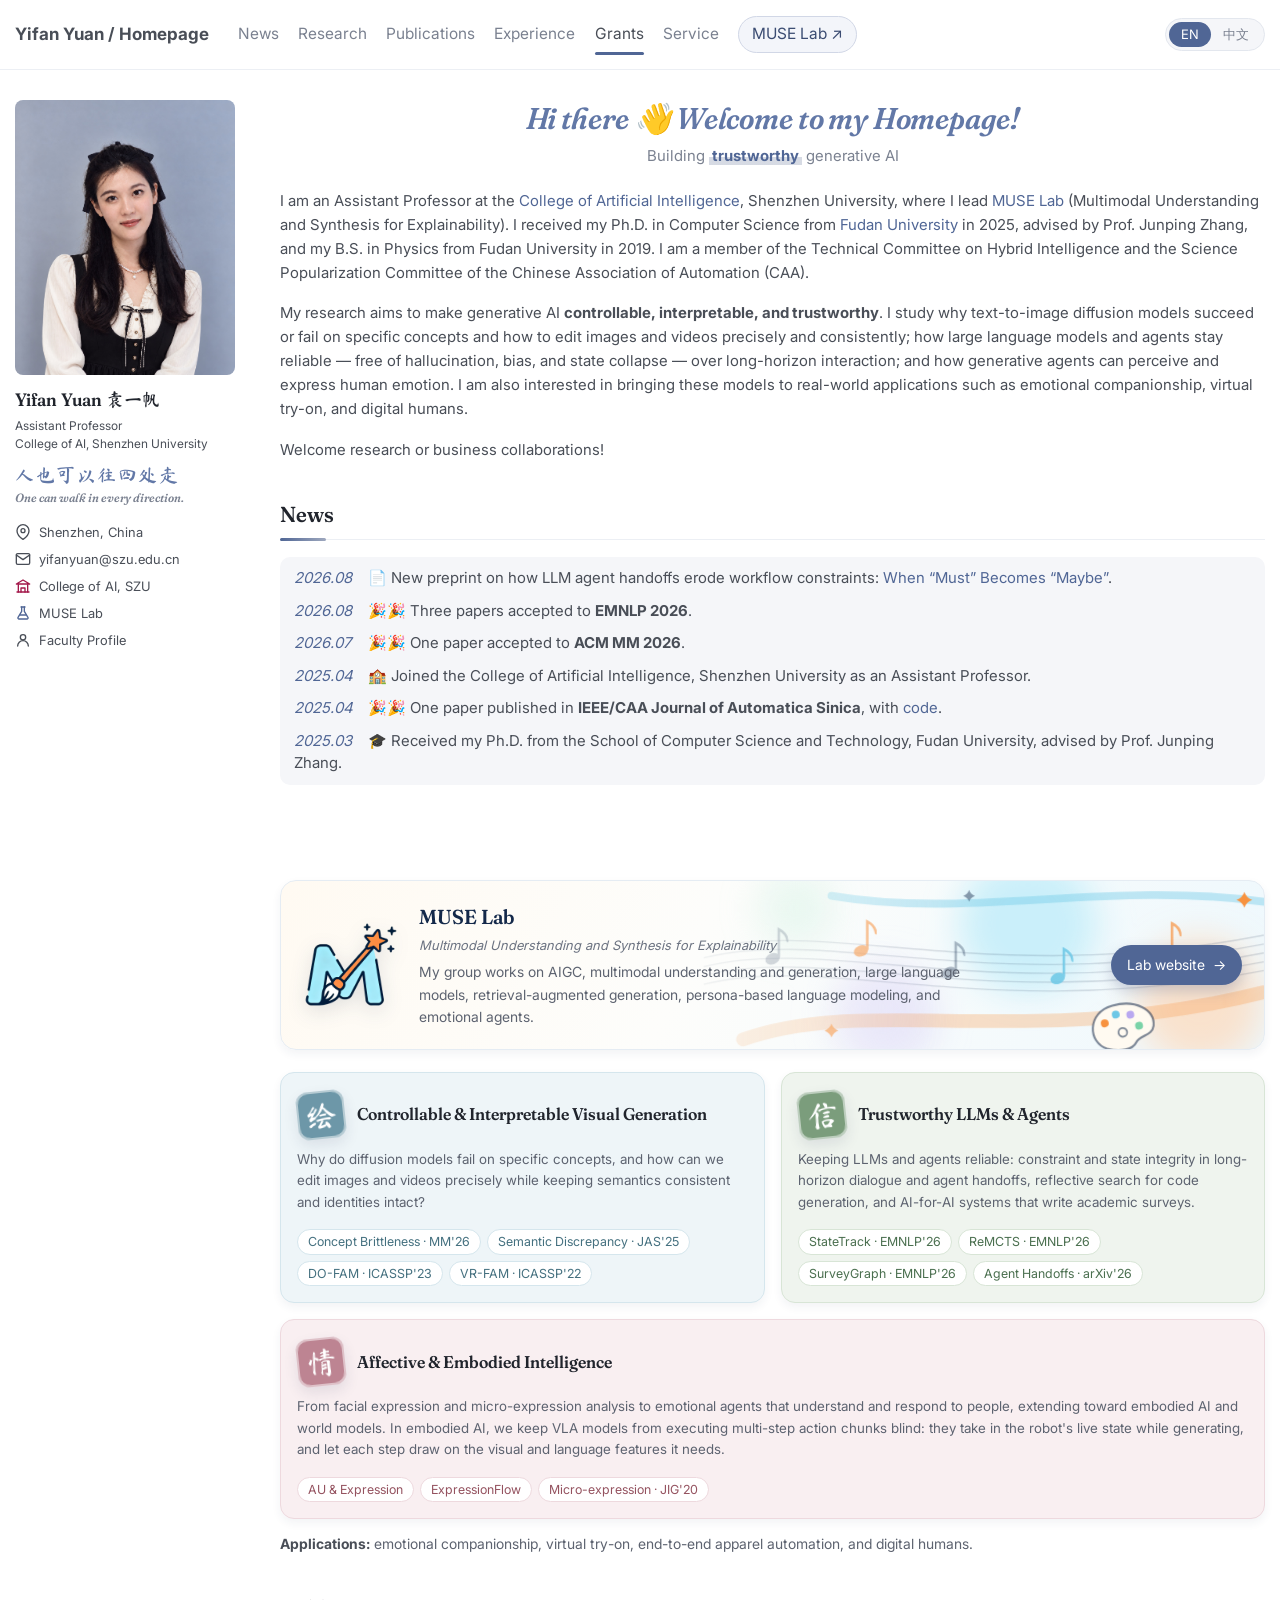
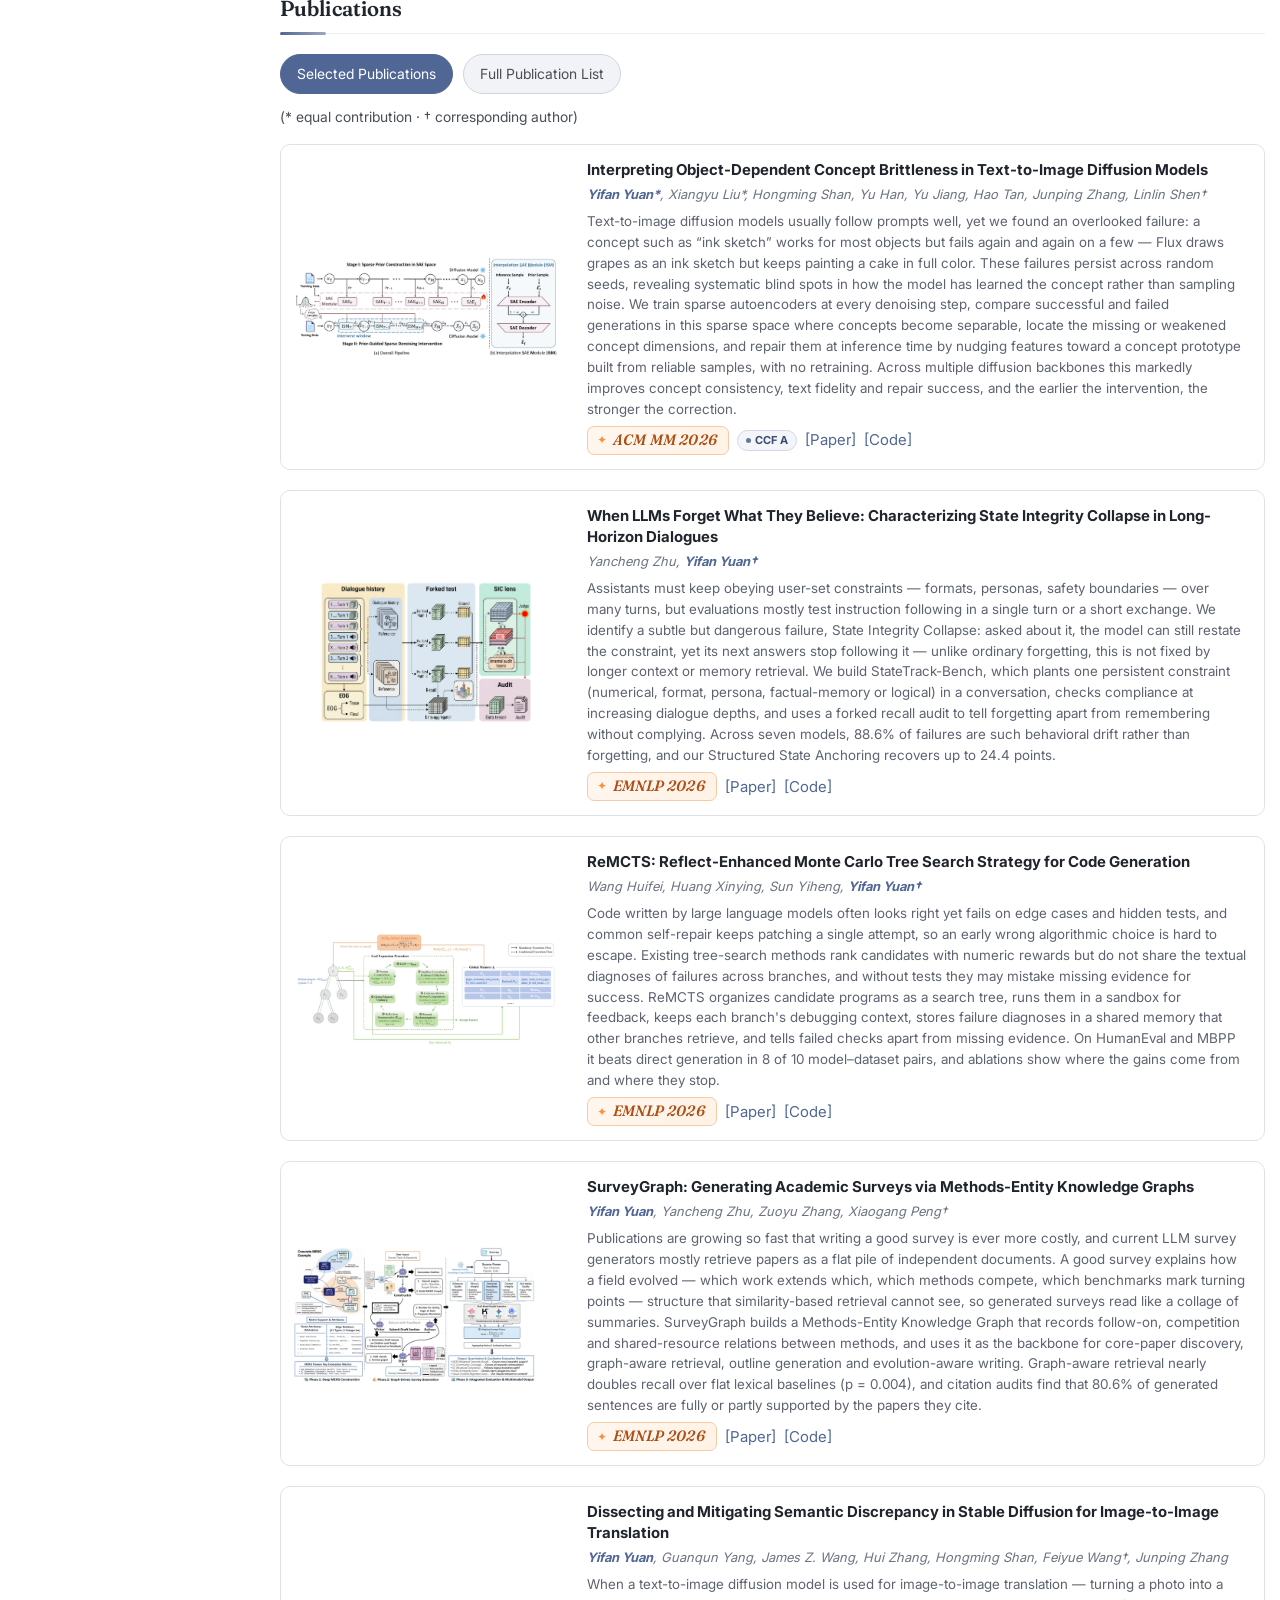
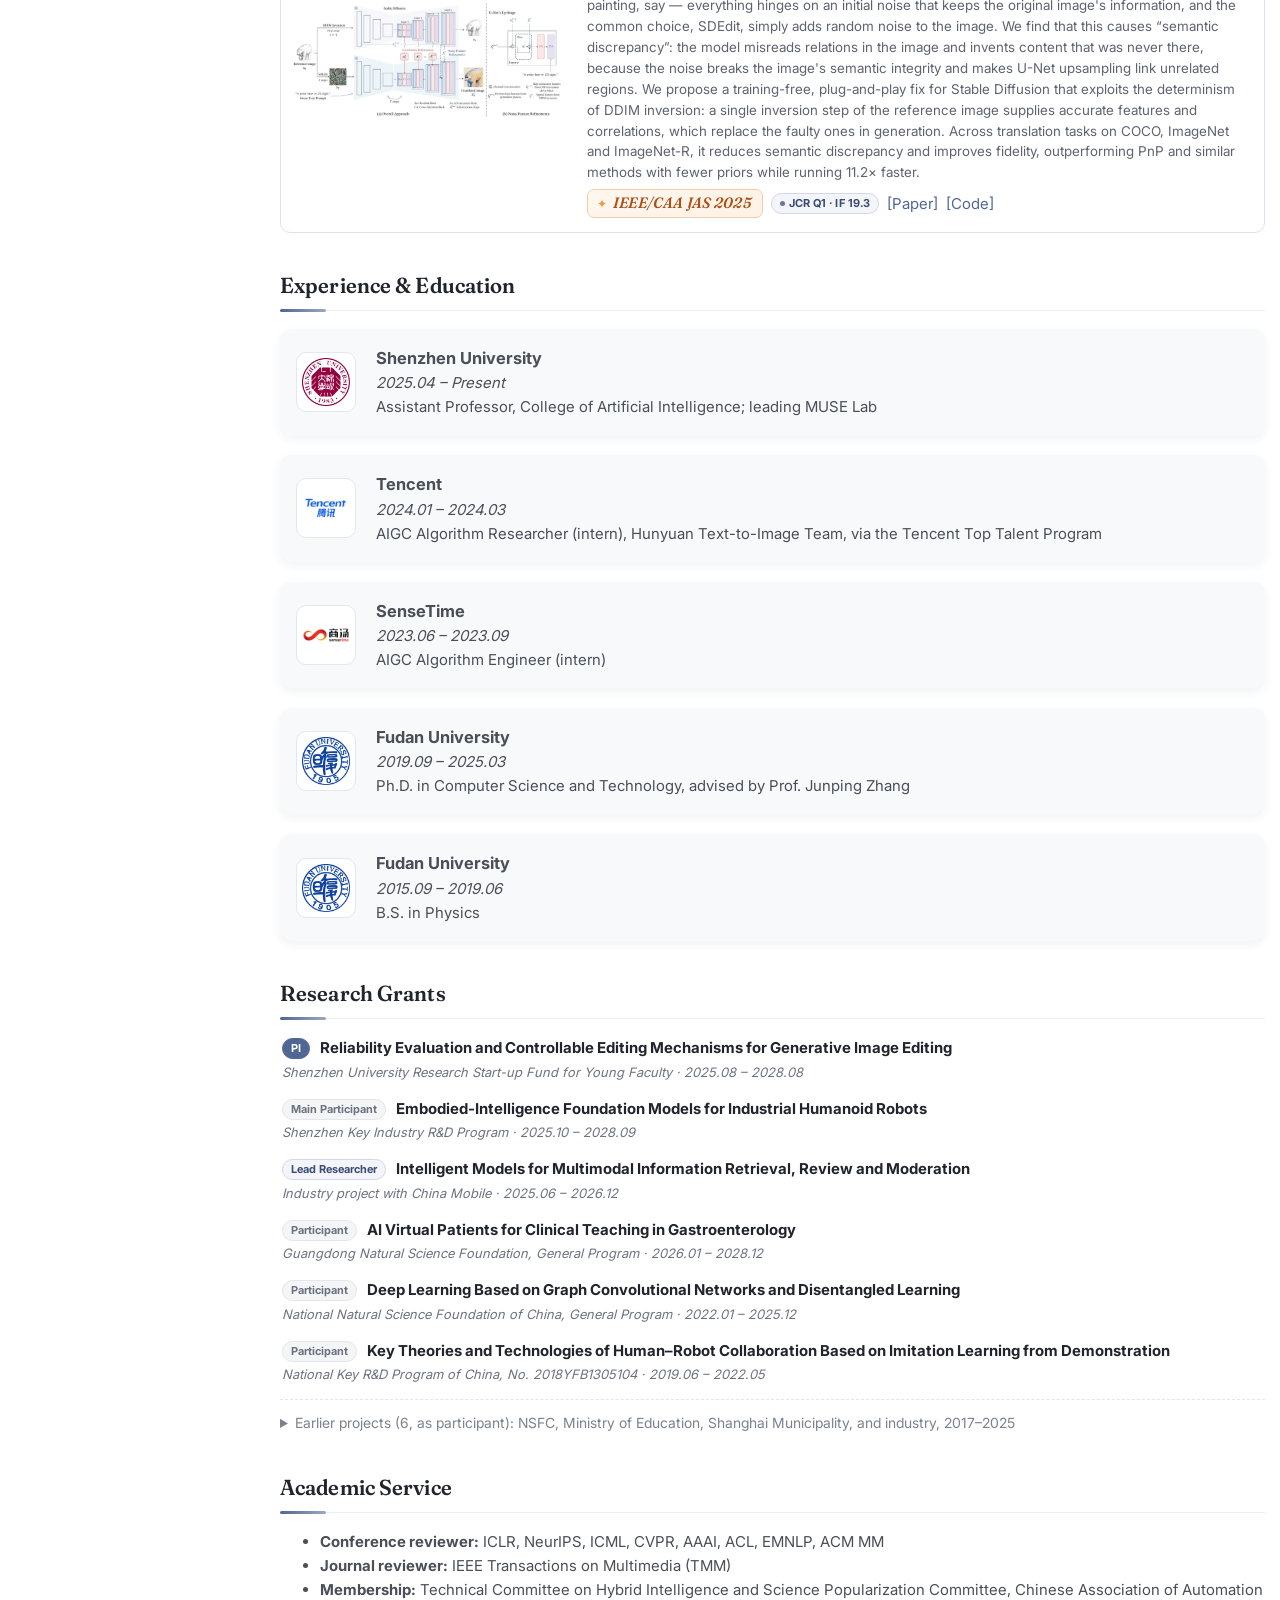
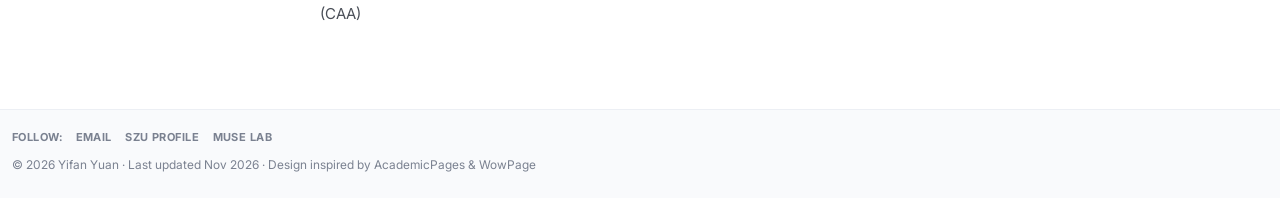
<file: index.html>
<!DOCTYPE html>
<html lang="en" class="lang-en">
<head>
  <meta charset="utf-8">
  <meta name="viewport" content="width=device-width, initial-scale=1">
  <title>Yifan Yuan (袁一帆) · Homepage</title>
  <script>
    /* Before first paint: pick the language (?lang= → saved choice → browser language)
       and enable scroll-reveal styles when motion is allowed. */
    (function () {
      var d = document.documentElement, l = null;
      try { l = new URLSearchParams(location.search).get("lang"); } catch (e) {}
      if (l !== "zh" && l !== "en") { try { l = localStorage.getItem("lang"); } catch (e) {} }
      if (l !== "zh" && l !== "en") { l = /^zh/i.test(navigator.language || "") ? "zh" : "en"; }
      d.className = "lang-" + l;
      d.lang = l === "zh" ? "zh-CN" : "en";
      var still = window.matchMedia && window.matchMedia("(prefers-reduced-motion: reduce)").matches;
      if (!still && "IntersectionObserver" in window) {
        d.classList.add("js-reveal");
        /* never leave content hidden if main.js fails to run */
        setTimeout(function () { if (!window.__revealReady) d.classList.remove("js-reveal"); }, 2500);
      }
    })();
  </script>
  <meta name="description" content="Yifan Yuan (袁一帆) is an Assistant Professor at the College of Artificial Intelligence, Shenzhen University, leading MUSE Lab. Research on controllable, interpretable and trustworthy generative AI: diffusion models, image and video editing, LLMs and agents, and emotional agents. 深圳大学人工智能学院助理教授。">
  <meta name="keywords" content="Yifan Yuan, 袁一帆, Shenzhen University, 深圳大学, MUSE Lab, AIGC, diffusion models, image editing, LLM, agents, emotional agents">
  <meta name="author" content="Yifan Yuan">
  <link rel="canonical" href="https://yifanyuan.com/">
  <link rel="alternate" hreflang="en" href="https://yifanyuan.com/?lang=en">
  <link rel="alternate" hreflang="zh-CN" href="https://yifanyuan.com/?lang=zh">
  <link rel="alternate" hreflang="x-default" href="https://yifanyuan.com/">
  <meta property="og:type" content="profile">
  <meta property="og:site_name" content="Yifan Yuan / Homepage">
  <meta property="og:title" content="Yifan Yuan (袁一帆) · Homepage">
  <meta property="og:description" content="Assistant Professor, College of AI, Shenzhen University · MUSE Lab · Controllable, interpretable and trustworthy generative AI">
  <meta property="og:url" content="https://yifanyuan.com/">
  <meta property="og:image" content="https://yifanyuan.com/images/yifan-yuan.jpg">
  <meta name="theme-color" content="#ffffff">
  <link rel="icon" type="image/png" href="images/favicon.png">
  <link rel="apple-touch-icon" href="images/apple-touch-icon.png">
  <link rel="preload" href="assets/fonts/inter-latin.woff2" as="font" type="font/woff2" crossorigin>
  <link rel="preload" href="assets/fonts/fraunces-semibold.woff2" as="font" type="font/woff2" crossorigin>
  <link rel="stylesheet" href="assets/css/style.css">
  <script type="application/ld+json">
  {
    "@context": "https://schema.org",
    "@type": "Person",
    "name": "Yifan Yuan",
    "alternateName": "袁一帆",
    "url": "https://yifanyuan.com/",
    "image": "https://yifanyuan.com/images/yifan-yuan.jpg",
    "email": "mailto:yifanyuan@szu.edu.cn",
    "jobTitle": "Assistant Professor",
    "worksFor": {
      "@type": "CollegeOrUniversity",
      "name": "Shenzhen University",
      "department": { "@type": "Organization", "name": "College of Artificial Intelligence" }
    },
    "alumniOf": { "@type": "CollegeOrUniversity", "name": "Fudan University" },
    "knowsAbout": ["Generative AI", "Diffusion Models", "Image and Video Editing", "Large Language Models", "AI Agents", "Emotional Agents"],
    "sameAs": ["https://ai.szu.edu.cn/info/1075/1315.htm"]
  }
  </script>
</head>
<body>
  <svg xmlns="http://www.w3.org/2000/svg" style="display: none">
    <symbol id="i-pin" viewBox="0 0 24 24"><path d="M21 10c0 7-9 13-9 13s-9-6-9-13a9 9 0 0 1 18 0z"/><circle cx="12" cy="10" r="3"/></symbol>
    <symbol id="i-mail" viewBox="0 0 24 24"><rect x="2" y="4" width="20" height="16" rx="2"/><path d="m22 6-10 7L2 6"/></symbol>
    <symbol id="i-uni" viewBox="0 0 24 24"><path d="M3 21h18"/><path d="M5 21V10"/><path d="M19 21V10"/><path d="M9 21v-6h6v6"/><path d="M12 3 2 9h20z"/></symbol>
    <symbol id="i-lab" viewBox="0 0 24 24"><path d="M9 3h6"/><path d="M10 3v6.5L4.6 18.6A1.6 1.6 0 0 0 6 21h12a1.6 1.6 0 0 0 1.4-2.4L14 9.5V3"/><path d="M7.5 15h9"/></symbol>
    <symbol id="i-user" viewBox="0 0 24 24"><circle cx="12" cy="8" r="4"/><path d="M4 21a8 8 0 0 1 16 0"/></symbol>
    <symbol id="i-cap" viewBox="0 0 24 24"><path d="M22 10 12 5 2 10l10 5 10-5z"/><path d="M6 12v5c3.3 2 8.7 2 12 0v-5"/></symbol>
    <symbol id="i-up" viewBox="0 0 24 24"><path d="M12 19V5"/><path d="m5 12 7-7 7 7"/></symbol>
    <symbol id="i-link" viewBox="0 0 24 24"><path d="M10 13a5 5 0 0 0 7.54.54l3-3a5 5 0 0 0-7.07-7.07l-1.72 1.71"/><path d="M14 11a5 5 0 0 0-7.54-.54l-3 3a5 5 0 0 0 7.07 7.07l1.71-1.71"/></symbol>
  </svg>
  <!-- Everything you read on this page is generated from data/home.json, data/news.json and
       data/publications.json, between the "name:start" / "name:end" comment markers below.
       Edit it on the page itself (sign in at admin/), or edit the JSON and run `node tools/render_site.js`;
       hand edits between the markers are overwritten. -->

  <a class="skip-link" href="#content"><span class="en">Skip to content</span><span class="zh">跳到正文</span></a>

  <header class="masthead">
    <div class="masthead__inner">
      <a class="site-title" href="#top"><span class="en">Yifan Yuan / Homepage</span><span class="zh">袁一帆 / 个人主页</span></a>
      <nav class="site-nav" id="site-nav" aria-label="Sections">
        <a href="#news"><span class="en">News</span><span class="zh">动态</span></a>
        <a href="#research"><span class="en">Research</span><span class="zh">研究方向</span></a>
        <a href="#publications"><span class="en">Publications</span><span class="zh">论文</span></a>
        <a href="#experience"><span class="en">Experience</span><span class="zh">经历</span></a>
        <a href="#grants"><span class="en">Grants</span><span class="zh">科研项目</span></a>
        <a href="#service"><span class="en">Service</span><span class="zh">学术服务</span></a>
        <a class="nav-lab" href="lab/">MUSE Lab <span aria-hidden="true">↗</span></a>
      </nav>
      <div class="masthead__tools">
        <div class="lang-switch" role="group" aria-label="Language / 语言">
          <button type="button" data-set-lang="en" lang="en">EN</button>
          <button type="button" data-set-lang="zh" lang="zh-CN">中文</button>
        </div>
        <button class="nav-toggle" type="button" aria-controls="site-nav" aria-expanded="false" aria-label="Menu">
          <span></span><span></span><span></span>
        </button>
      </div>
    </div>
    <div class="scroll-progress" aria-hidden="true"><span></span></div>
  </header>

  <div id="top" class="layout">
    <!-- ===================== Sidebar ===================== -->
    <aside class="sidebar">
      <div class="author">
        <!-- profile:start -->
        <img class="author__avatar" src="images/yifan-yuan.jpg" width="1122" height="1402" alt="Yifan Yuan 袁一帆">
        <div class="author__content">
          <h3 class="author__name"><span class="en">Yifan Yuan <span lang="zh-CN">袁一帆</span></span><span class="zh">袁一帆 Yifan Yuan</span></h3>
          <p class="author__title">
            <span class="en">Assistant Professor<span class="title-sep">, </span><br>College of AI, Shenzhen University</span>
            <span class="zh">深圳大学人工智能学院<span class="title-sep"> </span><br>助理教授 · 硕士生导师</span>
          </p>
          <p class="author__bio"><span class="author__motto" lang="zh-CN">人也可以往四处走</span><span class="author__motto-en en">One can walk in every direction.</span></p>
        </div>
        <!-- profile:end -->
        <div class="author__urls-wrapper">
          <button class="follow-btn" type="button" aria-expanded="false"><span class="en">Contact</span><span class="zh">联系方式</span></button>
          <ul class="author__urls">
            <!-- contacts:start -->
            <li><svg class="icon" aria-hidden="true"><use href="#i-pin"/></svg><span class="en">Shenzhen, China</span><span class="zh">中国 · 深圳</span></li>
            <li><a href="mailto:yifanyuan@szu.edu.cn"><svg class="icon" aria-hidden="true"><use href="#i-mail"/></svg>yifanyuan@szu.edu.cn</a></li>
            <li><a href="https://ai.szu.edu.cn/" target="_blank" rel="noopener"><svg class="icon icon--szu" aria-hidden="true"><use href="#i-uni"/></svg><span class="en">College of AI, SZU</span><span class="zh">深圳大学人工智能学院</span></a></li>
            <li><a href="lab/"><svg class="icon icon--accent" aria-hidden="true"><use href="#i-lab"/></svg>MUSE Lab</a></li>
            <li><a href="https://ai.szu.edu.cn/info/1075/1315.htm" target="_blank" rel="noopener"><svg class="icon" aria-hidden="true"><use href="#i-user"/></svg><span class="en">Faculty Profile</span><span class="zh">学院个人主页</span></a></li>
            <!-- contacts:end -->
          </ul>
        </div>
      </div>
    </aside>

    <!-- ===================== Main content ===================== -->
    <main id="content" class="page__content">
      <!-- intro:start -->
      <h1 class="main-heading">
        <span class="en">Hi there <span class="wave" aria-hidden="true">👋</span> Welcome to my Homepage!</span>
        <span class="zh">你好呀 <span class="wave" aria-hidden="true">👋</span> 欢迎来到我的主页！</span>
      </h1>
      <p class="tagline">
        <span class="en">Building <mark class="hl">trustworthy</mark> generative AI</span>
        <span class="zh">构建<mark class="hl">可信</mark>的生成式 AI</span>
      </p>

      <p class="en">I am an Assistant Professor at the <a href="https://ai.szu.edu.cn/" target="_blank" rel="noopener">College of Artificial Intelligence</a>, Shenzhen University, where I lead <a href="lab/">MUSE Lab</a> (Multimodal Understanding and Synthesis for Explainability). I received my Ph.D. in Computer Science from <a href="https://www.fudan.edu.cn/" target="_blank" rel="noopener">Fudan University</a> in 2025, advised by Prof. Junping Zhang, and my B.S. in Physics from Fudan University in 2019. I am a member of the Technical Committee on Hybrid Intelligence and the Science Popularization Committee of the Chinese Association of Automation (CAA).</p>
      <p class="zh">我是<a href="https://ai.szu.edu.cn/" target="_blank" rel="noopener">深圳大学人工智能学院</a>助理教授、硕士生导师，负责 <a href="lab/">MUSE Lab</a>（Multimodal Understanding and Synthesis for Explainability Lab）。2025 年博士毕业于<a href="https://www.fudan.edu.cn/" target="_blank" rel="noopener">复旦大学</a>计算机科学技术专业，师从张军平教授；2019 年本科毕业于复旦大学物理学专业。现为中国自动化学会混合智能专委会、普及工作专委会会员。</p>

      <p class="en">My research aims to make generative AI <strong>controllable, interpretable, and trustworthy</strong>. I study why text-to-image diffusion models succeed or fail on specific concepts and how to edit images and videos precisely and consistently; how large language models and agents stay reliable — free of hallucination, bias, and state collapse — over long-horizon interaction; and how generative agents can perceive and express human emotion. I am also interested in bringing these models to real-world applications such as emotional companionship, virtual try-on, and digital humans.</p>
      <p class="zh">我的研究目标是让生成式 AI 更加<strong>可控、可解释、可信</strong>：研究文生图扩散模型为何在特定概念上成功或失败，以及如何实现精确、一致的图像与视频编辑；研究大语言模型与智能体如何在长程交互中保持可靠，避免幻觉、偏见与状态崩塌；研究生成式智能体如何感知并表达人类情感。同时探索这些技术在情感陪伴、虚拟试衣、数字人等真实场景中的落地应用。</p>

      <p class="en">Welcome research or business collaborations!</p>
      <p class="zh">欢迎科研与商业合作！</p>
      <!-- intro:end -->

      <!-- ===================== News ===================== -->
      <section class="section" id="news">
        <h2><!-- h-news:start --><span class="en">News</span><span class="zh">最新动态</span><!-- h-news:end --></h2>
        <div class="news-box">
          <ul class="news-list">
            <!-- news:start -->
            <li><span class="news-date">2026.08</span> 📄 <span class="en">New preprint on how LLM agent handoffs erode workflow constraints: <a href="https://arxiv.org/abs/2608.24569" target="_blank" rel="noopener">When “Must” Becomes “Maybe”</a>.</span><span class="zh">新 Preprint <a href="https://arxiv.org/abs/2608.24569" target="_blank" rel="noopener">When “Must” Becomes “Maybe”: Erosion of Workflow Constraints in LLM Agent Handoffs</a>，研究多智能体交接过程中工作流约束的流失。</span></li>
            <li><span class="news-date">2026.08</span> 🎉🎉 <span class="en">Three papers accepted to <strong>EMNLP 2026</strong>.</span><span class="zh">三篇论文被 <strong>EMNLP 2026</strong> 接收。</span></li>
            <li><span class="news-date">2026.07</span> 🎉🎉 <span class="en">One paper accepted to <strong>ACM MM 2026</strong>.</span><span class="zh">一篇论文被 <strong>ACM MM 2026</strong> 接收。</span></li>
            <li><span class="news-date">2025.04</span> 🏫 <span class="en">Joined the College of Artificial Intelligence, Shenzhen University as an Assistant Professor.</span><span class="zh">加入深圳大学人工智能学院，任助理教授、硕士生导师。</span></li>
            <li><span class="news-date">2025.04</span> 🎉🎉 <span class="en">One paper published in <strong>IEEE/CAA Journal of Automatica Sinica</strong>, with <a href="https://github.com/Sherlockyyf/Semantic_Discrepancy" target="_blank" rel="noopener">code</a>.</span><span class="zh">一篇论文发表于 <strong>IEEE/CAA Journal of Automatica Sinica</strong>，<a href="https://github.com/Sherlockyyf/Semantic_Discrepancy" target="_blank" rel="noopener">代码</a>已开源。</span></li>
            <li><span class="news-date">2025.03</span> 🎓 <span class="en">Received my Ph.D. from the School of Computer Science and Technology, Fudan University, advised by Prof. Junping Zhang.</span><span class="zh">于复旦大学计算机科学技术学院博士毕业，导师张军平教授。</span></li>
            <!-- news:end -->
          </ul>
        </div>
      </section>

      <!-- ===================== Research ===================== -->
      <section class="section" id="research">
        <h2><!-- h-research:start --><span class="en">Research</span><span class="zh">研究方向</span><!-- h-research:end --></h2>
        <div class="lab-banner">
          <!-- painting & music backdrop: watercolour washes, brush strokes, a stave with floating notes, a palette -->
          <svg class="lab-art" viewBox="0 0 1000 180" preserveAspectRatio="xMaxYMid slice" aria-hidden="true">
            <defs>
              <filter id="lab-wash" x="-60%" y="-60%" width="220%" height="220%"><feGaussianBlur stdDeviation="18"/></filter>
              <symbol id="lab-note" viewBox="-10 -34 26 44">
                <ellipse cx="0" cy="0" rx="7.5" ry="5.6" transform="rotate(-22)"/>
                <path d="M6.4 -2 V-30 q8 4 9 12" fill="none" stroke="currentColor" stroke-width="2.6" stroke-linecap="round"/>
              </symbol>
            </defs>
            <g class="lab-art__wash" filter="url(#lab-wash)">
              <circle cx="760" cy="48" r="70" fill="#aee8f8"/>
              <circle cx="935" cy="128" r="64" fill="#ffd2ad"/>
              <circle cx="612" cy="142" r="54" fill="#dcd5f7"/>
              <circle cx="520" cy="32" r="40" fill="#cdf1df"/>
            </g>
            <path d="M470 166 C600 120 760 178 1000 118" fill="none" stroke="#f7923f" stroke-opacity="0.28" stroke-width="14" stroke-linecap="round"/>
            <path d="M560 20 C700 44 840 4 1000 26" fill="none" stroke="#6cc7e6" stroke-opacity="0.4" stroke-width="8" stroke-linecap="round"/>
            <g fill="none" stroke="#14294a" stroke-opacity="0.15" stroke-width="1.4">
              <path d="M430 74 C560 42 720 114 1000 60"/>
              <path d="M430 83 C560 51 720 123 1000 69"/>
              <path d="M430 92 C560 60 720 132 1000 78"/>
              <path d="M430 101 C560 69 720 141 1000 87"/>
              <path d="M430 110 C560 78 720 150 1000 96"/>
            </g>
            <g class="lab-art__notes">
              <use href="#lab-note" class="n1" x="490" y="50" width="26" height="44" fill="#14294a" color="#14294a" opacity="0.32"/>
              <use href="#lab-note" class="n2" x="580" y="42" width="26" height="44" fill="#f7923f" color="#f7923f" opacity="0.7"/>
              <use href="#lab-note" class="n3" x="670" y="64" width="26" height="44" fill="#14294a" color="#14294a" opacity="0.32"/>
              <use href="#lab-note" class="n4" x="780" y="70" width="26" height="44" fill="#6cc7e6" color="#6cc7e6" opacity="0.85"/>
              <use href="#lab-note" class="n5" x="890" y="44" width="26" height="44" fill="#f7923f" color="#f7923f" opacity="0.7"/>
            </g>
            <g class="lab-art__palette" transform="translate(850 152) rotate(-12) scale(0.8)">
              <path d="M0 -26 C30 -28 52 -10 46 10 C42 22 26 18 20 26 C14 34 -2 34 -18 26 C-40 14 -34 -24 0 -26 Z" fill="#fffaf1" stroke="#14294a" stroke-opacity="0.55" stroke-width="2.6"/>
              <circle cx="-14" cy="-6" r="5" fill="#f7923f"/>
              <circle cx="2" cy="-14" r="5" fill="#6cc7e6"/>
              <circle cx="20" cy="-10" r="5" fill="#b9a8f0"/>
              <circle cx="28" cy="6" r="5" fill="#7ad3a8"/>
              <circle cx="6" cy="10" r="5.5" fill="#fffaf1" stroke="#14294a" stroke-opacity="0.55" stroke-width="2.2"/>
            </g>
            <g class="lab-art__sparks">
              <path class="sp1" d="M980 16 q2 6 8 8 q-6 2 -8 8 q-2 -6 -8 -8 q6 -2 8 -8z" fill="#f7923f"/>
              <path class="sp2" d="M700 14 q1.5 4.5 6 6 q-4.5 1.5 -6 6 q-1.5 -4.5 -6 -6 q4.5 -1.5 6 -6z" fill="#14294a" fill-opacity="0.45"/>
              <path class="sp3" d="M560 150 q1.8 5 7 7 q-5 1.8 -7 7 q-1.8 -5 -7 -7 q5 -1.8 7 -7z" fill="#f7923f" fill-opacity="0.8"/>
            </g>
          </svg>
          <img class="lab-banner__logo" src="images/muse-logo.png" width="480" height="435" alt="MUSE Lab logo">
          <div class="lab-banner__text">
            <!-- lab:start -->
            <strong>MUSE Lab</strong>
            <span class="lab-banner__full">Multimodal Understanding and Synthesis for Explainability</span>
            <p class="en">My group works on AIGC, multimodal understanding and generation, large language models, retrieval-augmented generation, persona-based language modeling, and emotional agents.</p>
            <p class="zh">实验室聚焦 AIGC、多模态理解与生成、大语言模型、检索增强生成（RAG）、人格化语言建模与情感智能体等方向。</p>
            <!-- lab:end -->
          </div>
          <a class="lab-banner__btn" href="lab/"><span class="en">Lab website</span><span class="zh">实验室主页</span><span class="arrow" aria-hidden="true">→</span></a>
        </div>
        <div class="theme-grid">
          <!-- themes:start -->
          <article class="theme-card theme-card--visual spotlight">
            <div class="theme-card__head">
              <span class="theme-seal" aria-hidden="true">绘</span>
              <h3 class="theme-card__title"><span class="en">Controllable &amp; Interpretable Visual Generation</span><span class="zh">可控、可解释的视觉生成与编辑</span></h3>
            </div>
            <p class="en">Why do diffusion models fail on specific concepts, and how can we edit images and videos precisely while keeping semantics consistent and identities intact?</p>
            <p class="zh">扩散模型为何会在特定概念上失效？如何在保持语义一致与身份不变的前提下，实现精确的图像与视频编辑？</p>
            <div class="theme-card__refs">
              <a href="#pub-mm26">Concept Brittleness · MM'26</a>
              <a href="#pub-jas25">Semantic Discrepancy · JAS'25</a>
              <a href="#full-icassp23">DO-FAM · ICASSP'23</a>
              <a href="#full-icassp22">VR-FAM · ICASSP'22</a>
            </div>
          </article>
          <article class="theme-card theme-card--trust spotlight">
            <div class="theme-card__head">
              <span class="theme-seal" aria-hidden="true">信</span>
              <h3 class="theme-card__title"><span class="en">Trustworthy LLMs &amp; Agents</span><span class="zh">可信的大模型与智能体</span></h3>
            </div>
            <p class="en">Keeping LLMs and agents reliable: constraint and state integrity in long-horizon dialogue and agent handoffs, reflective search for code generation, and AI-for-AI systems that write academic surveys.</p>
            <p class="zh">让大模型与智能体更可靠：长程对话与多智能体交接中的约束与状态保持、面向代码生成的反思式搜索，以及自动撰写学术综述的 AI for AI 系统。</p>
            <div class="theme-card__refs">
              <a href="#pub-state">StateTrack · EMNLP'26</a>
              <a href="#pub-remcts">ReMCTS · EMNLP'26</a>
              <a href="#pub-surveygraph">SurveyGraph · EMNLP'26</a>
              <a href="#full-handoff">Agent Handoffs · arXiv'26</a>
            </div>
          </article>
          <article class="theme-card theme-card--affect spotlight">
            <div class="theme-card__head">
              <span class="theme-seal" aria-hidden="true">情</span>
              <h3 class="theme-card__title"><span class="en">Affective &amp; Embodied Intelligence</span><span class="zh">情感智能与具身智能</span></h3>
            </div>
            <p class="en">From facial expression and micro-expression analysis to emotional agents that understand and respond to people, extending toward embodied AI and world models. In embodied AI, we keep VLA models from executing multi-step action chunks blind: they take in the robot's live state while generating, and let each step draw on the visual and language features it needs.</p>
            <p class="zh">从人脸表情与微表情分析，到能够理解并回应人的情感智能体，并进一步拓展到具身智能与世界模型。具身智能方面，我们让 VLA 模型一次规划多步动作时不再“闭眼执行”：边生成边接入机器人的实时状态，并让每一步动作按需取用不同层次的视觉与语言信息。</p>
            <div class="theme-card__refs">
              <a href="#full-ch7">AU &amp; Expression</a>
              <a href="#full-ch8">ExpressionFlow</a>
              <a href="#full-jig20">Micro-expression · JIG'20</a>
            </div>
          </article>
          <!-- themes:end -->
        </div>
        <p class="applications"><!-- applications:start --><span class="en"><strong>Applications:</strong> emotional companionship, virtual try-on, end-to-end apparel automation, and digital humans.</span><span class="zh"><strong>应用场景：</strong>情感陪伴、虚拟试衣、服装全流程自动化、数字人建模。</span><!-- applications:end --></p>
      </section>

      <!-- ===================== Publications ===================== -->
      <section class="section" id="publications">
        <h2><!-- h-publications:start --><span class="en">Publications</span><span class="zh">论文</span><!-- h-publications:end --></h2>
        <div class="pub-button-container" role="tablist">
          <button class="pub-button active" type="button" role="tab" aria-selected="true" data-pub-view="core"><span class="en">Selected Publications</span><span class="zh">代表性论文</span></button>
          <button class="pub-button" type="button" role="tab" aria-selected="false" data-pub-view="list"><span class="en">Full Publication List</span><span class="zh">完整列表</span></button>
        </div>
        <p class="pub-legend"><span class="en">(* equal contribution · † corresponding author)</span><span class="zh">（* 共同第一作者 · † 通讯作者）</span></p>

        <!-- Cards show each paper's framework diagram (images/papers/); a paper without one gets a venue tile. -->
        <div id="core-publications" class="publication-view" data-view="core" role="tabpanel">
          <!-- selected:start -->
          <div class="publication-card spotlight" id="pub-mm26">
            <a class="pub-media" href="images/papers/concept-brittleness.jpg" target="_blank" rel="noopener"><img src="images/papers/concept-brittleness.jpg" width="1400" height="511" loading="lazy" alt="Two-stage framework: sparse prior construction in SAE space and prior-guided denoising intervention"></a>
            <div class="pub-body">
              <strong class="pub-title">Interpreting Object-Dependent Concept Brittleness in Text-to-Image Diffusion Models</strong>
              <div class="pub-authors"><span class="me">Yifan Yuan*</span>, Xiangyu Liu*, Hongming Shan, Yu Han, Yu Jiang, Hao Tan, Junping Zhang, Linlin Shen†</div>
              <p class="pub-desc en">Text-to-image diffusion models usually follow prompts well, yet we found an overlooked failure: a concept such as “ink sketch” works for most objects but fails again and again on a few — Flux draws grapes as an ink sketch but keeps painting a cake in full color. These failures persist across random seeds, revealing systematic blind spots in how the model has learned the concept rather than sampling noise. We train sparse autoencoders at every denoising step, compare successful and failed generations in this sparse space where concepts become separable, locate the missing or weakened concept dimensions, and repair them at inference time by nudging features toward a concept prototype built from reliable samples, with no retraining. Across multiple diffusion backbones this markedly improves concept consistency, text fidelity and repair success, and the earlier the intervention, the stronger the correction.</p>
              <p class="pub-desc zh">文生图模型通常能很好地按提示词作画，但我们发现了一种被忽视的失败：同一个概念（如“水墨素描”）用在大多数物体上都没问题，却在少数物体上反复失败——Flux 能把“葡萄”画成水墨素描，“蛋糕”却总是彩色的。这类失败换随机种子也照样出现，说明模型对概念的掌握存在系统性盲区，而不是偶然的采样噪声。我们在去噪的每一步训练稀疏自编码器，在这个概念更易区分的稀疏空间里对比成功与失败的生成，找出缺失或减弱的概念维度，再在推理时把特征向由可靠样本构建的概念原型轻量插值，无需重新训练即可修复。在多种主流扩散模型上，概念一致性、文本忠实度和修复成功率都显著提升，而且越早干预、纠正效果越好。</p>
              <div class="pub-meta"><span class="pub-venue">ACM MM 2026</span><span class="pub-badge">CCF A</span><a href="https://dl.acm.org/doi/10.1145/3767308.3835084" target="_blank" rel="noopener">[Paper]</a><a href="https://github.com/MUSE-AI-Lab/Concept-Brittleness" target="_blank" rel="noopener">[Code]</a></div>
            </div>
          </div>

          <div class="publication-card spotlight" id="pub-state">
            <a class="pub-media" href="images/papers/statetrack.jpg" target="_blank" rel="noopener"><img src="images/papers/statetrack.jpg" width="926" height="626" loading="lazy" alt="StateTrack-Bench evaluation protocol"></a>
            <div class="pub-body">
              <strong class="pub-title">When LLMs Forget What They Believe: Characterizing State Integrity Collapse in Long-Horizon Dialogues</strong>
              <div class="pub-authors">Yancheng Zhu, <span class="me">Yifan Yuan†</span></div>
              <p class="pub-desc en">Assistants must keep obeying user-set constraints — formats, personas, safety boundaries — over many turns, but evaluations mostly test instruction following in a single turn or a short exchange. We identify a subtle but dangerous failure, State Integrity Collapse: asked about it, the model can still restate the constraint, yet its next answers stop following it — unlike ordinary forgetting, this is not fixed by longer context or memory retrieval. We build StateTrack-Bench, which plants one persistent constraint (numerical, format, persona, factual-memory or logical) in a conversation, checks compliance at increasing dialogue depths, and uses a forked recall audit to tell forgetting apart from remembering without complying. Across seven models, 88.6% of failures are such behavioral drift rather than forgetting, and our Structured State Anchoring recovers up to 24.4 points.</p>
              <p class="pub-desc zh">对话助手需要在很多轮对话里一直遵守用户设定的约束（格式、角色、安全边界等），但现有评测大多只看单轮或短对话里能否遵守指令。我们发现一种隐蔽而危险的失败：问起来模型还能复述约束，接下来的回答却不再执行——我们称之为“状态完整性崩塌”，它不同于普通的遗忘，单靠更长的上下文或记忆检索解决不了。我们构建了 StateTrack-Bench：在对话中设定一条持续约束（数值、格式、角色、事实记忆、逻辑规则五类），在不同对话深度检验模型是否仍然遵守，并用“分叉回忆审计”区分“记不住”和“记得但不做”。在七个主流模型上，88.6% 的失败属于“记得但不做”的行为漂移而非遗忘；我们提出的结构化状态锚定最多可挽回 24.4 个百分点。</p>
              <div class="pub-meta"><span class="pub-venue">EMNLP 2026</span><a href="https://aclanthology.org/2026.emnlp-main.583/" target="_blank" rel="noopener">[Paper]</a><a href="https://github.com/MUSE-AI-Lab/StateTrack" target="_blank" rel="noopener">[Code]</a></div>
            </div>
          </div>

          <div class="publication-card spotlight" id="pub-remcts">
            <a class="pub-media" href="images/papers/remcts.jpg" target="_blank" rel="noopener"><img src="images/papers/remcts.jpg" width="1400" height="595" loading="lazy" alt="Overview of ReMCTS"></a>
            <div class="pub-body">
              <strong class="pub-title">ReMCTS: Reflect-Enhanced Monte Carlo Tree Search Strategy for Code Generation</strong>
              <div class="pub-authors">Wang Huifei, Huang Xinying, Sun Yiheng, <span class="me">Yifan Yuan†</span></div>
              <p class="pub-desc en">Code written by large language models often looks right yet fails on edge cases and hidden tests, and common self-repair keeps patching a single attempt, so an early wrong algorithmic choice is hard to escape. Existing tree-search methods rank candidates with numeric rewards but do not share the textual diagnoses of failures across branches, and without tests they may mistake missing evidence for success. ReMCTS organizes candidate programs as a search tree, runs them in a sandbox for feedback, keeps each branch's debugging context, stores failure diagnoses in a shared memory that other branches retrieve, and tells failed checks apart from missing evidence. On HumanEval and MBPP it beats direct generation in 8 of 10 model–dataset pairs, and ablations show where the gains come from and where they stop.</p>
              <p class="pub-desc zh">大模型写的代码常常“看起来对”，却在边界条件或隐藏测试上出错；常见的自我修复只沿着一次尝试反复打补丁，一旦最初的算法思路错了就很难跳出来。已有的树搜索方法又主要依赖数值奖励，失败时的文字诊断没法分享给其他分支，在没有测试用例时还容易把“缺少证据”误当成“通过”。ReMCTS 把多个候选程序组织成一棵搜索树，在沙箱里执行获取反馈，保留每条分支的调试上下文，把失败经验存入全局记忆供其他分支检索复用，并区分“检查未通过”和“证据不足”。在 HumanEval 和 MBPP 上，ReMCTS 在 10 组模型—数据集组合中有 8 组优于直接生成，消融实验也厘清了收益的来源与边界。</p>
              <div class="pub-meta"><span class="pub-venue">EMNLP 2026</span><a href="https://aclanthology.org/2026.findings-emnlp.293/" target="_blank" rel="noopener">[Paper]</a><a href="https://github.com/MUSE-AI-Lab/ReMCTS" target="_blank" rel="noopener">[Code]</a></div>
            </div>
          </div>

          <div class="publication-card spotlight" id="pub-surveygraph">
            <a class="pub-media" href="images/papers/surveygraph.jpg" target="_blank" rel="noopener"><img src="images/papers/surveygraph.jpg" width="1400" height="732" loading="lazy" alt="The SurveyGraph pipeline"></a>
            <div class="pub-body">
              <strong class="pub-title">SurveyGraph: Generating Academic Surveys via Methods-Entity Knowledge Graphs</strong>
              <div class="pub-authors"><span class="me">Yifan Yuan</span>, Yancheng Zhu, Zuoyu Zhang, Xiaogang Peng†</div>
              <p class="pub-desc en">Publications are growing so fast that writing a good survey is ever more costly, and current LLM survey generators mostly retrieve papers as a flat pile of independent documents. A good survey explains how a field evolved — which work extends which, which methods compete, which benchmarks mark turning points — structure that similarity-based retrieval cannot see, so generated surveys read like a collage of summaries. SurveyGraph builds a Methods-Entity Knowledge Graph that records follow-on, competition and shared-resource relations between methods, and uses it as the backbone for core-paper discovery, graph-aware retrieval, outline generation and evolution-aware writing. Graph-aware retrieval nearly doubles recall over flat lexical baselines (p = 0.004), and citation audits find that 80.6% of generated sentences are fully or partly supported by the papers they cite.</p>
              <p class="pub-desc zh">论文越来越多，写一篇好的综述越来越费时费力，而现有的大模型自动综述系统大多把文献当作一堆彼此独立的文档来检索。好的综述要讲清楚一个领域如何演化——哪项工作延续了谁、哪些方法相互竞争、哪些基准标志着转折，只按相似度检索看不到这些结构，生成的综述容易变成零散摘要的拼贴。SurveyGraph 构建“方法—实体知识图谱”（MEKG），显式记录方法之间的延续、竞争和共享资源等关系，并以它为主干完成核心论文发现、图感知检索、大纲生成和按演化脉络组织的写作。图感知检索的召回率接近平面检索基线的两倍（p=0.004），引用核查显示 80.6% 的生成句子能在所引文献中找到完全或部分支撑。</p>
              <div class="pub-meta"><span class="pub-venue">EMNLP 2026</span><a href="https://aclanthology.org/2026.findings-emnlp.396/" target="_blank" rel="noopener">[Paper]</a><a href="https://github.com/MUSE-AI-Lab/SurveyGraph" target="_blank" rel="noopener">[Code]</a></div>
            </div>
          </div>

          <div class="publication-card spotlight" id="pub-jas25">
            <a class="pub-media" href="images/papers/semantic-discrepancy.jpg" target="_blank" rel="noopener"><img src="images/papers/semantic-discrepancy.jpg" width="1400" height="595" loading="lazy" alt="Overview of the training-free semantic discrepancy correction with single-step DDIM inversion"></a>
            <div class="pub-body">
              <strong class="pub-title">Dissecting and Mitigating Semantic Discrepancy in Stable Diffusion for Image-to-Image Translation</strong>
              <div class="pub-authors"><span class="me">Yifan Yuan</span>, Guanqun Yang, James Z. Wang, Hui Zhang, Hongming Shan, Feiyue Wang†, Junping Zhang</div>
              <p class="pub-desc en">When a text-to-image diffusion model is used for image-to-image translation — turning a photo into a painting, say — everything hinges on an initial noise that keeps the original image's information, and the common choice, SDEdit, simply adds random noise to the image. We find that this causes “semantic discrepancy”: the model misreads relations in the image and invents content that was never there, because the noise breaks the image's semantic integrity and makes U-Net upsampling link unrelated regions. We propose a training-free, plug-and-play fix for Stable Diffusion that exploits the determinism of DDIM inversion: a single inversion step of the reference image supplies accurate features and correlations, which replace the faulty ones in generation. Across translation tasks on COCO, ImageNet and ImageNet-R, it reduces semantic discrepancy and improves fidelity, outperforming PnP and similar methods with fewer priors while running 11.2× faster.</p>
              <p class="pub-desc zh">用文生图扩散模型做图像转换（比如把照片变成油画）时，关键是找到既保留原图信息、又便于转换的初始噪声，常用的 SDEdit 做法是直接给原图加随机噪声。我们发现这会引起“语义偏差”：模型误解原图中物体之间的关系，凭空生成原图里没有的内容；剖析 Stable Diffusion 的网络后，我们定位到原因是加噪破坏了图像的语义完整性，使 U-Net 上采样时在不相关的区域之间建立了错误关联。我们提出一种免训练、即插即用的方法，利用 DDIM 反演的确定性，只需对参考图做一步反演，就能得到正确的特征和关联，用来替换生成过程中的错误部分。在 COCO、ImageNet 和 ImageNet-R 的多种图像转换任务上，该方法有效缓解了语义偏差、提升了保真度，用更少的先验超过 PnP 等方法，速度快 11.2 倍。</p>
              <div class="pub-meta"><span class="pub-venue">IEEE/CAA JAS 2025</span><span class="pub-badge">JCR Q1 · IF 19.3</span><a href="https://doi.org/10.1109/JAS.2024.124800" target="_blank" rel="noopener">[Paper]</a><a href="https://github.com/Sherlockyyf/Semantic_Discrepancy" target="_blank" rel="noopener">[Code]</a></div>
            </div>
          </div>
          <!-- selected:end -->
        </div>

        <div id="full-publications" class="publication-view" data-view="list" role="tabpanel" hidden>
          <ol class="full-publication-list">
            <!-- publications:start -->
            <li id="full-mm26">
              <span class="pub-list-badge">ACM MM 2026</span>
              <span class="pub-list-title">Interpreting Object-Dependent Concept Brittleness in Text-to-Image Diffusion Models</span><br>
              <span class="pub-list-authors"><span class="me">Yifan Yuan*</span>, Xiangyu Liu*, Hongming Shan, Yu Han, Yu Jiang, Hao Tan, Junping Zhang, Linlin Shen†.</span>
              <span class="pub-list-note">CCF A</span>
              <span class="pub-list-links"><a href="https://dl.acm.org/doi/10.1145/3767308.3835084" target="_blank" rel="noopener">[Paper]</a><a href="https://github.com/MUSE-AI-Lab/Concept-Brittleness" target="_blank" rel="noopener">[Code]</a></span>
            </li>
            <li id="full-state">
              <span class="pub-list-badge">EMNLP 2026</span>
              <span class="pub-list-title">When LLMs Forget What They Believe: Characterizing State Integrity Collapse in Long-Horizon Dialogues</span><br>
              <span class="pub-list-authors">Yancheng Zhu, <span class="me">Yifan Yuan†</span>.</span>
              <span class="pub-list-links"><a href="https://aclanthology.org/2026.emnlp-main.583/" target="_blank" rel="noopener">[Paper]</a><a href="https://github.com/MUSE-AI-Lab/StateTrack" target="_blank" rel="noopener">[Code]</a></span>
            </li>
            <li id="full-remcts">
              <span class="pub-list-badge">EMNLP 2026</span>
              <span class="pub-list-title">ReMCTS: Reflect-Enhanced Monte Carlo Tree Search Strategy for Code Generation</span><br>
              <span class="pub-list-authors">Wang Huifei, Huang Xinying, Sun Yiheng, <span class="me">Yifan Yuan†</span>.</span>
              <span class="pub-list-links"><a href="https://aclanthology.org/2026.findings-emnlp.293/" target="_blank" rel="noopener">[Paper]</a><a href="https://github.com/MUSE-AI-Lab/ReMCTS" target="_blank" rel="noopener">[Code]</a></span>
            </li>
            <li id="full-surveygraph">
              <span class="pub-list-badge">EMNLP 2026</span>
              <span class="pub-list-title">SurveyGraph: Generating Academic Surveys via Methods-Entity Knowledge Graphs</span><br>
              <span class="pub-list-authors"><span class="me">Yifan Yuan</span>, Yancheng Zhu, Zuoyu Zhang, Xiaogang Peng†.</span>
              <span class="pub-list-links"><a href="https://aclanthology.org/2026.findings-emnlp.396/" target="_blank" rel="noopener">[Paper]</a><a href="https://github.com/MUSE-AI-Lab/SurveyGraph" target="_blank" rel="noopener">[Code]</a></span>
            </li>
            <li id="full-handoff">
              <span class="pub-list-badge pub-list-badge--muted">Preprint 2026</span>
              <span class="pub-list-title">When “Must” Becomes “Maybe”: Erosion of Workflow Constraints in LLM Agent Handoffs</span><br>
              <span class="pub-list-authors">Yiheng Sun, Huifei Wang, Yancheng Zhu, Zhenyu Li, Zebin Zhao, <span class="me">Yifan Yuan†</span>. arXiv:2608.24569.</span>
              <span class="pub-list-links"><a href="https://arxiv.org/abs/2608.24569" target="_blank" rel="noopener">[Paper]</a></span>
            </li>
            <li id="full-jas25">
              <span class="pub-list-badge">IEEE/CAA JAS 2025</span>
              <span class="pub-list-title">Dissecting and Mitigating Semantic Discrepancy in Stable Diffusion for Image-to-Image Translation</span><br>
              <span class="pub-list-authors"><span class="me">Yifan Yuan</span>, Guanqun Yang, James Z. Wang, Hui Zhang, Hongming Shan, Feiyue Wang†, Junping Zhang. IEEE/CAA Journal of Automatica Sinica, 2025, 12(4): 705–718.</span>
              <span class="pub-list-note">JCR Q1 · IF 19.3</span>
              <span class="pub-list-links"><a href="https://doi.org/10.1109/JAS.2024.124800" target="_blank" rel="noopener">[Paper]</a><a href="https://github.com/Sherlockyyf/Semantic_Discrepancy" target="_blank" rel="noopener">[Code]</a></span>
            </li>
            <li id="full-icassp23">
              <span class="pub-list-badge">ICASSP 2023</span>
              <span class="pub-list-title">DO-FAM: Disentangled Non-Linear Latent Navigation for Facial Attribute Manipulation</span><br>
              <span class="pub-list-authors"><span class="me">Yifan Yuan*</span>, Siteng Ma*, Hongming Shan, Junping Zhang†. IEEE International Conference on Acoustics, Speech and Signal Processing (ICASSP), 2023.</span>
              <span class="pub-list-links"><a href="https://doi.org/10.1109/ICASSP49357.2023.10095959" target="_blank" rel="noopener">[Paper]</a><a href="https://github.com/Sherlockyyf/DO-FAM" target="_blank" rel="noopener">[Code]</a></span>
            </li>
            <li id="full-icassp22">
              <span class="pub-list-badge">ICASSP 2022</span>
              <span class="pub-list-title">VR-FAM: Variance-Reduced Encoder with Nonlinear Transformation for Facial Attribute Manipulation</span><br>
              <span class="pub-list-authors"><span class="me">Yifan Yuan</span>, Siteng Ma, Junping Zhang†. IEEE International Conference on Acoustics, Speech and Signal Processing (ICASSP), 2022: 1755–1759.</span>
              <span class="pub-list-links"><a href="https://doi.org/10.1109/ICASSP43922.2022.9746046" target="_blank" rel="noopener">[Paper]</a><a href="https://github.com/Sherlockyyf/VR-FAM" target="_blank" rel="noopener">[Code]</a></span>
            </li>
            <li id="full-ch7">
              <span class="pub-list-badge pub-list-badge--muted">Book Chapter 2023</span>
              <span class="pub-list-title">High-Speed Joint Learning of Action Units and Facial Expressions</span><br>
              <span class="pub-list-authors">Feng Xu, <span class="me">Yifan Yuan</span>, Junping Zhang, James Z. Wang†. Chapter 7 in <em>Modeling Visual Aesthetics, Emotion, and Artistic Style</em>, Springer, 2023.</span>
              <span class="pub-list-links"><a href="https://doi.org/10.1007/978-3-031-50269-9_7" target="_blank" rel="noopener">[Paper]</a></span>
            </li>
            <li id="full-ch8">
              <span class="pub-list-badge pub-list-badge--muted">Book Chapter 2023</span>
              <span class="pub-list-title">ExpressionFlow: A Microexpression Descriptor for Efficient Recognition</span><br>
              <span class="pub-list-authors">Feng Xu, <span class="me">Yifan Yuan</span>, Junping Zhang, James Z. Wang†. Chapter 8 in <em>Modeling Visual Aesthetics, Emotion, and Artistic Style</em>, Springer, 2023.</span>
              <span class="pub-list-links"><a href="https://doi.org/10.1007/978-3-031-50269-9_8" target="_blank" rel="noopener">[Paper]</a></span>
            </li>
            <li id="full-jig20">
              <span class="pub-list-badge">JIG 2020</span>
              <span class="pub-list-title">Spatiotemporal Attention Network for Microexpression Recognition</span><br>
              <span class="pub-list-authors">Guohao Li, <span class="me">Yifan Yuan</span>, Xianye Ben, Junping Zhang†. Journal of Image and Graphics (中国图象图形学报), 2020, 25(11): 2380–2390.</span>
              <span class="pub-list-links"><a href="https://doi.org/10.11834/jig.200325" target="_blank" rel="noopener">[Paper]</a></span>
            </li>
            <!-- publications:end -->
          </ol>
        </div>
      </section>

      <!-- ===================== Experience ===================== -->
      <section class="section" id="experience">
        <h2><!-- h-experience:start --><span class="en">Experience &amp; Education</span><span class="zh">工作与教育经历</span><!-- h-experience:end --></h2>
        <div class="experience-container">
          <!-- experience:start -->
          <div class="experience-card spotlight">
            <img class="experience-logo" src="images/logos/szu.png" alt="Shenzhen University logo">
            <div class="experience-info">
              <strong><span class="en">Shenzhen University</span><span class="zh">深圳大学</span></strong><br>
              <em><span class="en">2025.04 – Present</span><span class="zh">2025.04 – 至今</span></em><br>
              <span class="en">Assistant Professor, <a href="https://ai.szu.edu.cn/" target="_blank" rel="noopener">College of Artificial Intelligence</a>; leading <a href="lab/">MUSE Lab</a></span>
              <span class="zh"><a href="https://ai.szu.edu.cn/" target="_blank" rel="noopener">人工智能学院</a> 助理教授、硕士生导师；负责 <a href="lab/">MUSE Lab</a></span>
            </div>
          </div>
          <div class="experience-card spotlight">
            <img class="experience-logo" src="images/logos/tencent.png" alt="Tencent logo">
            <div class="experience-info">
              <strong><span class="en">Tencent</span><span class="zh">腾讯</span></strong><br>
              <em>2024.01 – 2024.03</em><br>
              <span class="en">AIGC Algorithm Researcher (intern), Hunyuan Text-to-Image Team, via the Tencent Top Talent Program</span>
              <span class="zh">混元文生图组 AIGC 算法研究员（实习，腾讯大咖计划）</span>
            </div>
          </div>
          <div class="experience-card spotlight">
            <img class="experience-logo" src="images/logos/sensetime.png" alt="SenseTime logo">
            <div class="experience-info">
              <strong><span class="en">SenseTime</span><span class="zh">商汤科技</span></strong><br>
              <em>2023.06 – 2023.09</em><br>
              <span class="en">AIGC Algorithm Engineer (intern)</span>
              <span class="zh">AIGC 算法工程师（实习）</span>
            </div>
          </div>
          <div class="experience-card spotlight">
            <img class="experience-logo" src="images/logos/fudan.png" alt="Fudan University logo">
            <div class="experience-info">
              <strong><span class="en">Fudan University</span><span class="zh">复旦大学</span></strong><br>
              <em>2019.09 – 2025.03</em><br>
              <span class="en">Ph.D. in Computer Science and Technology, advised by Prof. Junping Zhang</span>
              <span class="zh">计算机科学技术 理学博士，导师：张军平教授</span>
            </div>
          </div>
          <div class="experience-card spotlight">
            <img class="experience-logo" src="images/logos/fudan.png" alt="Fudan University logo">
            <div class="experience-info">
              <strong><span class="en">Fudan University</span><span class="zh">复旦大学</span></strong><br>
              <em>2015.09 – 2019.06</em><br>
              <span class="en">B.S. in Physics</span>
              <span class="zh">物理学 理学学士</span>
            </div>
          </div>
          <!-- experience:end -->
        </div>
      </section>

      <!-- ===================== Grants ===================== -->
      <section class="section" id="grants">
        <h2><!-- h-grants:start --><span class="en">Research Grants</span><span class="zh">科研项目</span><!-- h-grants:end --></h2>
        <ul class="grant-list">
          <!-- grants:start -->
          <li>
            <span class="pub-list-badge pub-list-badge--solid"><span class="en">PI</span><span class="zh">主持</span></span>
            <span class="pub-list-title"><span class="en">Reliability Evaluation and Controllable Editing Mechanisms for Generative Image Editing</span><span class="zh">生成式图像编辑的可靠性评估与可控编辑机制研究</span></span><br>
            <span class="pub-list-authors"><span class="en">Shenzhen University Research Start-up Fund for Young Faculty</span><span class="zh">深圳大学青年教师科研启动经费</span> · 2025.08 – 2028.08</span>
          </li>
          <li>
            <span class="pub-list-badge pub-list-badge--muted"><span class="en">Main Participant</span><span class="zh">主要参与人</span></span>
            <span class="pub-list-title"><span class="en">Embodied-Intelligence Foundation Models for Industrial Humanoid Robots</span><span class="zh">人形机器人工业具身智能基座大模型与垂直领域示范应用</span></span><br>
            <span class="pub-list-authors"><span class="en">Shenzhen Key Industry R&amp;D Program</span><span class="zh">深圳市重点产业研发计划</span> · 2025.10 – 2028.09</span>
          </li>
          <li>
            <span class="pub-list-badge"><span class="en">Lead Researcher</span><span class="zh">主要负责人</span></span>
            <span class="pub-list-title"><span class="en">Intelligent Models for Multimodal Information Retrieval, Review and Moderation</span><span class="zh">多模态信息检索、审查与管控智能模型研究</span></span><br>
            <span class="pub-list-authors"><span class="en">Industry project with China Mobile</span><span class="zh">横向项目，中国移动</span> · 2025.06 – 2026.12</span>
          </li>
          <li>
            <span class="pub-list-badge pub-list-badge--muted"><span class="en">Participant</span><span class="zh">参与</span></span>
            <span class="pub-list-title"><span class="en">AI Virtual Patients for Clinical Teaching in Gastroenterology</span><span class="zh">面向消化科临床教学的AI虚拟病人技术研究与应用</span></span><br>
            <span class="pub-list-authors"><span class="en">Guangdong Natural Science Foundation, General Program</span><span class="zh">广东省自然科学基金面上项目</span> · 2026.01 – 2028.12</span>
          </li>
          <li>
            <span class="pub-list-badge pub-list-badge--muted"><span class="en">Participant</span><span class="zh">参与</span></span>
            <span class="pub-list-title"><span class="en">Deep Learning Based on Graph Convolutional Networks and Disentangled Learning</span><span class="zh">基于图卷积神经网络和解耦学习的深度学习研究</span></span><br>
            <span class="pub-list-authors"><span class="en">National Natural Science Foundation of China, General Program</span><span class="zh">国家自然科学基金面上项目</span> · 2022.01 – 2025.12</span>
          </li>
          <li>
            <span class="pub-list-badge pub-list-badge--muted"><span class="en">Participant</span><span class="zh">参与</span></span>
            <span class="pub-list-title"><span class="en">Key Theories and Technologies of Human–Robot Collaboration Based on Imitation Learning from Demonstration</span><span class="zh">基于示教模仿学习的人机协同关键理论与技术</span></span><br>
            <span class="pub-list-authors"><span class="en">National Key R&amp;D Program of China, No. 2018YFB1305104</span><span class="zh">国家重点研发计划（十三五），项目编号 2018YFB1305104</span> · 2019.06 – 2022.05</span>
          </li>
          <!-- grants:end -->
        </ul>
        <details class="grant-more">
          <!-- grants-earlier:start -->
          <summary><span class="en">Earlier projects (6, as participant): NSFC, Ministry of Education, Shanghai Municipality, and industry, 2017–2025</span><span class="zh">此前参与的项目（6 项）：国家自然科学基金、教育部、上海市及企业合作项目，2017–2025</span></summary>
          <ul class="grant-list">
            <li>
              <span class="pub-list-title"><span class="en">Machine-Learning-Based Multimodal, Multi-View Pedestrian Gait Recognition</span><span class="zh">基于机器学习的多模态多视角行人步态识别研究</span></span><br>
              <span class="pub-list-authors"><span class="en">National Natural Science Foundation of China, No. 61673118</span><span class="zh">国家自然科学基金，项目编号 61673118</span> · 2017.01 – 2020.12</span>
            </li>
            <li>
              <span class="pub-list-title"><span class="en">Planning Research on Human–Machine Collaborative Hybrid-Augmented Intelligence Algorithms</span><span class="zh">人机协同混合增强智能算法规划研究</span></span><br>
              <span class="pub-list-authors"><span class="en">Ministry of Education project</span><span class="zh">教育部项目</span> · 2020.01 – 2021.12</span>
            </li>
            <li>
              <span class="pub-list-title"><span class="en">Automatic Correction of Numerical Simulation Errors Based on Big-Data Deep Learning</span><span class="zh">基于大数据深度学习的数值模拟误差自动订正技术</span></span><br>
              <span class="pub-list-authors"><span class="en">Shanghai Science and Technology Innovation Action Plan, No. 18DZ1200404</span><span class="zh">上海市科技创新行动计划，项目编号 18DZ1200404</span> · 2018.04 – 2021.03</span>
            </li>
            <li>
              <span class="pub-list-title"><span class="en">Machine-Learning-Based Heavy Precipitation Forecasting</span><span class="zh">基于机器学习的强降水预报技术开发项目</span></span><br>
              <span class="pub-list-authors"><span class="en">Industry project with Shanghai Central Meteorological Observatory</span><span class="zh">横向项目，上海市中心气象台</span> · 2020.03 – 2021.04</span>
            </li>
            <li>
              <span class="pub-list-title"><span class="en">Mid- and Long-Form AI Popular-Science Videos for Teenagers</span><span class="zh">面向青少年的人工智能科普中长视频的制作与推广</span></span><br>
              <span class="pub-list-authors"><span class="en">Shanghai Science and Technology Innovation Action Plan, Popular Science Program</span><span class="zh">上海市2024年度“科技创新行动计划”科普专项项目</span> · 2024.09 – 2025.08</span>
            </li>
            <li>
              <span class="pub-list-title"><span class="en">Short-Video Science Communication on Frontier Advances and Applications of AI</span><span class="zh">人工智能前沿进展与应用的短视频科普</span></span><br>
              <span class="pub-list-authors"><span class="en">Shanghai Science and Technology Innovation Action Plan, Popular Science Program</span><span class="zh">上海市2021年度“科技创新行动计划”科普专项项目</span> · 2021.06 – 2023.06</span>
            </li>
          </ul>
          <!-- grants-earlier:end -->
        </details>
      </section>

      <!-- ===================== Service ===================== -->
      <section class="section" id="service">
        <h2><!-- h-service:start --><span class="en">Academic Service</span><span class="zh">学术服务</span><!-- h-service:end --></h2>
        <ul>
          <!-- service:start -->
          <li><span class="en"><strong>Conference reviewer:</strong> ICLR, NeurIPS, ICML, CVPR, AAAI, ACL, EMNLP, ACM MM</span><span class="zh"><strong>会议审稿人：</strong>ICLR、NeurIPS、ICML、CVPR、AAAI、ACL、EMNLP、ACM MM</span></li>
          <li><span class="en"><strong>Journal reviewer:</strong> IEEE Transactions on Multimedia (TMM)</span><span class="zh"><strong>期刊审稿人：</strong>IEEE Transactions on Multimedia（TMM）</span></li>
          <li><span class="en"><strong>Membership:</strong> Technical Committee on Hybrid Intelligence and Science Popularization Committee, Chinese Association of Automation (CAA)</span><span class="zh"><strong>学会会员：</strong>中国自动化学会混合智能专委会、普及工作专委会</span></li>
          <!-- service:end -->
        </ul>
      </section>
    </main>
  </div>

  <footer class="page__footer">
    <div class="page__footer-inner">
      <!-- footer:start -->
      <div class="page__footer-follow">
        <span class="en">Follow:</span><span class="zh">联系：</span>
        <a href="mailto:yifanyuan@szu.edu.cn">Email</a>
        <a href="https://ai.szu.edu.cn/info/1075/1315.htm" target="_blank" rel="noopener"><span class="en">SZU Profile</span><span class="zh">学院主页</span></a>
        <a href="lab/">MUSE Lab</a>
      </div>
      <div class="page__footer-copyright">
        © 2026 Yifan Yuan · <span class="en">Last updated Nov 2026</span><span class="zh">最后更新：2026 年 11 月</span> ·
        <span class="en">Design inspired by</span><span class="zh">设计参考</span>
        <a href="https://github.com/academicpages/academicpages.github.io" target="_blank" rel="noopener">AcademicPages</a> &amp;
        <a href="https://github.com/WD7ang/WowPage" target="_blank" rel="noopener">WowPage</a>
      </div>
      <!-- footer:end -->
    </div>
  </footer>

  <button class="to-top" type="button" aria-label="Back to top / 回到顶部"><svg class="icon" aria-hidden="true"><use href="#i-up"/></svg></button>

  <script src="assets/js/main.js"></script>
  <script>
    /* Edit mode for the site owner: on a device signed in at admin/, an edit button appears
       (visitors never see it); ?edit opens the page straight in edit mode. */
    (function () {
      var token = null, edit = /[?&]edit\b/.test(location.search);
      try { token = localStorage.getItem("yyAdmin.token") || sessionStorage.getItem("yyAdmin.token"); } catch (e) {}
      if (!token) {
        if (edit) location.replace("admin/?next=edit");
        return;
      }
      function load() {
        ["admin/config.js", "admin/render.js", "admin/common.js", "admin/editor.js"].forEach(function (src) {
          var s = document.createElement("script");
          s.src = src;
          s.async = false;
          document.body.appendChild(s);
        });
      }
      if (edit) return load();
      var button = document.createElement("button");
      button.type = "button";
      button.className = "edit-entry";
      button.textContent = "✎ 编辑页面";
      button.addEventListener("click", function () {
        button.remove();
        load();
      });
      document.body.appendChild(button);
    })();
  </script>
  <!-- Statcounter (project 13365820): visits, visitor IPs and a visitor map at statcounter.com -->
  <script>
    var sc_project = 13365820;
    var sc_invisible = 1;
    var sc_security = "bf63664a";
  </script>
  <script src="https://www.statcounter.com/counter/counter.js" async></script>
  <noscript><div class="statcounter"><a title="Web Analytics" href="https://statcounter.com/" target="_blank"><img class="statcounter" src="https://c.statcounter.com/13365820/0/bf63664a/1/" alt="Web Analytics" referrerPolicy="no-referrer-when-downgrade"></a></div></noscript>
</body>
</html>
</file>
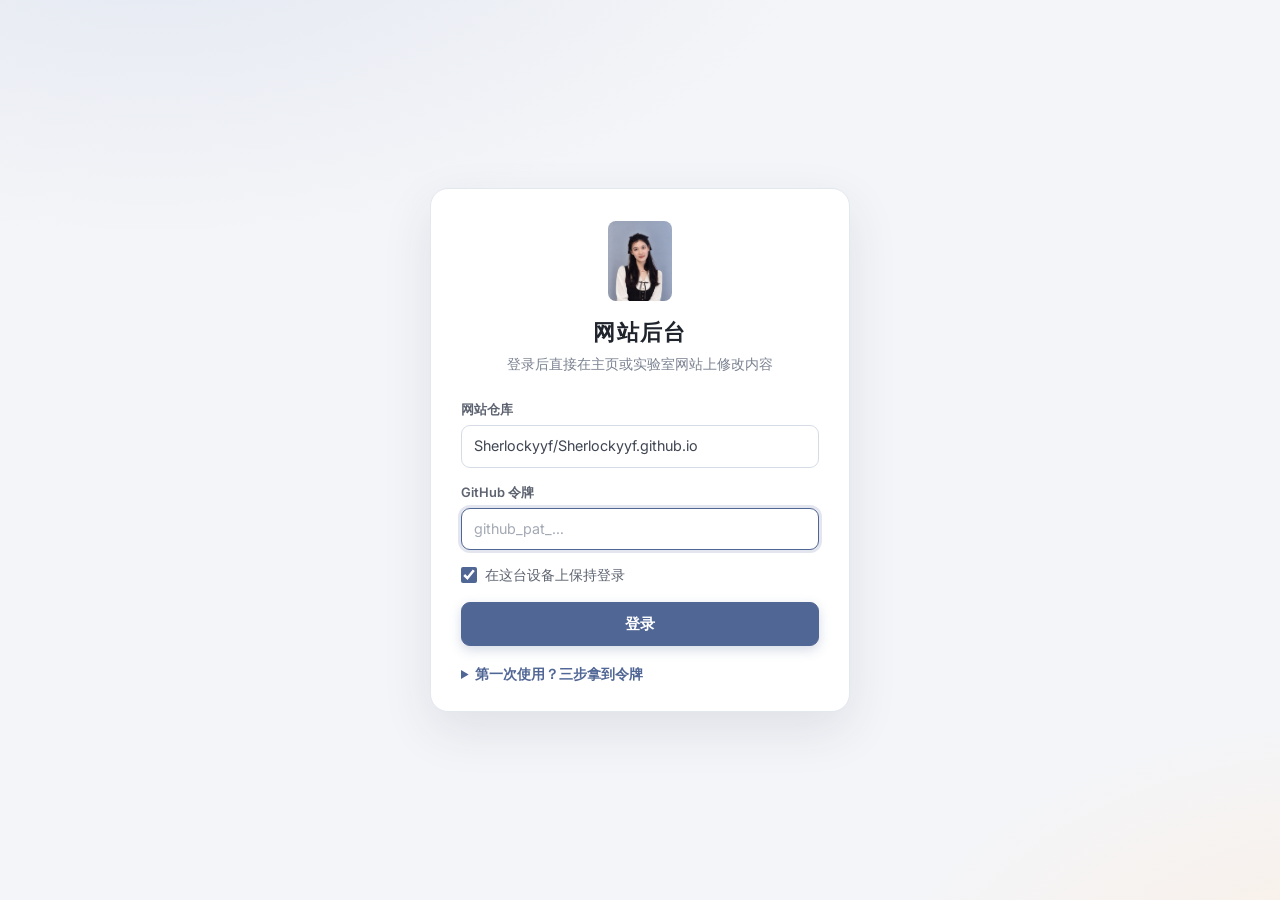
<file: admin/index.html>
<!DOCTYPE html>
<html lang="zh-CN">
<head>
  <meta charset="utf-8">
  <meta name="viewport" content="width=device-width, initial-scale=1">
  <meta name="robots" content="noindex, nofollow">
  <title>网站后台 · Yifan Yuan</title>
  <link rel="icon" type="image/png" href="../images/favicon.png">
  <link rel="stylesheet" href="admin.css">
</head>
<body>
  <main class="login">
    <div class="login__card">
      <img class="login__photo" src="../images/yifan-yuan.jpg" width="1122" height="1402" alt="">
      <h1 class="login__title">网站后台</h1>
      <p class="login__lead">登录后直接在主页或实验室网站上修改内容</p>

      <p class="login__checking" id="checking">正在确认登录状态…</p>

      <!-- already signed in on this device -->
      <div class="signed-in" id="signed-in" hidden>
        <p class="signed-in__who">已登录 <b id="who"></b></p>
        <a class="btn btn--primary btn--block" id="go-edit" href="../?edit">编辑个人主页</a>
        <a class="btn btn--block signed-in__lab" id="go-lab" href="../lab/?edit">编辑实验室网站</a>
        <p class="signed-in__note">以后在这台设备上打开主页或实验室网站，左下角会出现“✎ 编辑页面”按钮，访客看不到它。</p>
        <!-- visitor statistics: Statcounter counts every page invisibly (code at the end of each page); the numbers and
             IPs are only seen at statcounter.com after signing in, the site itself shows none -->
        <section class="stats" aria-label="访问统计">
          <h2 class="stats__title">访问统计</h2>
          <div class="stats__grid">
            <a class="btn" href="https://statcounter.com/p13365820/summary/" target="_blank" rel="noopener">访问量</a>
            <a class="btn" href="https://statcounter.com/p13365820/visitor/" target="_blank" rel="noopener">访客 IP</a>
            <a class="btn" href="https://statcounter.com/p13365820/visitor_map/" target="_blank" rel="noopener">世界地图</a>
          </div>
          <p class="stats__note">只有登录 Statcounter 账号才能查看，网站上不显示统计；免费版的 IP 明细保留最近 500 次访问。</p>
        </section>
        <button type="button" class="link-btn" id="logout">退出登录</button>
      </div>

      <form id="login-form" novalidate hidden>
        <label class="field">
          <span class="field__label">网站仓库</span>
          <input id="login-repo" placeholder="GitHub 用户名/仓库名" autocomplete="off" autocapitalize="off" spellcheck="false">
        </label>
        <label class="field">
          <span class="field__label">GitHub 令牌</span>
          <input id="login-token" type="password" placeholder="github_pat_…" autocomplete="off" spellcheck="false">
        </label>
        <label class="check"><input type="checkbox" id="login-remember" checked> 在这台设备上保持登录</label>
        <p class="form-error" id="login-error" role="alert" hidden></p>
        <button class="btn btn--primary btn--block" type="submit" id="login-submit">登录</button>
        <details class="help">
          <summary>第一次使用？三步拿到令牌</summary>
          <ol>
            <li>打开 <a id="token-link" href="https://github.com/settings/personal-access-tokens/new" target="_blank" rel="noopener">GitHub 令牌生成页</a>，名称、有效期和权限都已填好。</li>
            <li>在 <b>Repository access</b> 里选 <b>Only select repositories</b>，勾选网站仓库。</li>
            <li>点页面底部的 <b>Generate token</b>，把令牌复制到上面。</li>
          </ol>
          <p>令牌只保存在这台设备的浏览器里，只用来连接 GitHub。有效期一年，过期后照这三步重新生成。</p>
        </details>
      </form>
    </div>
  </main>

  <script src="config.js"></script>
  <script src="common.js"></script>
  <script src="admin.js"></script>
</body>
</html>
</file>
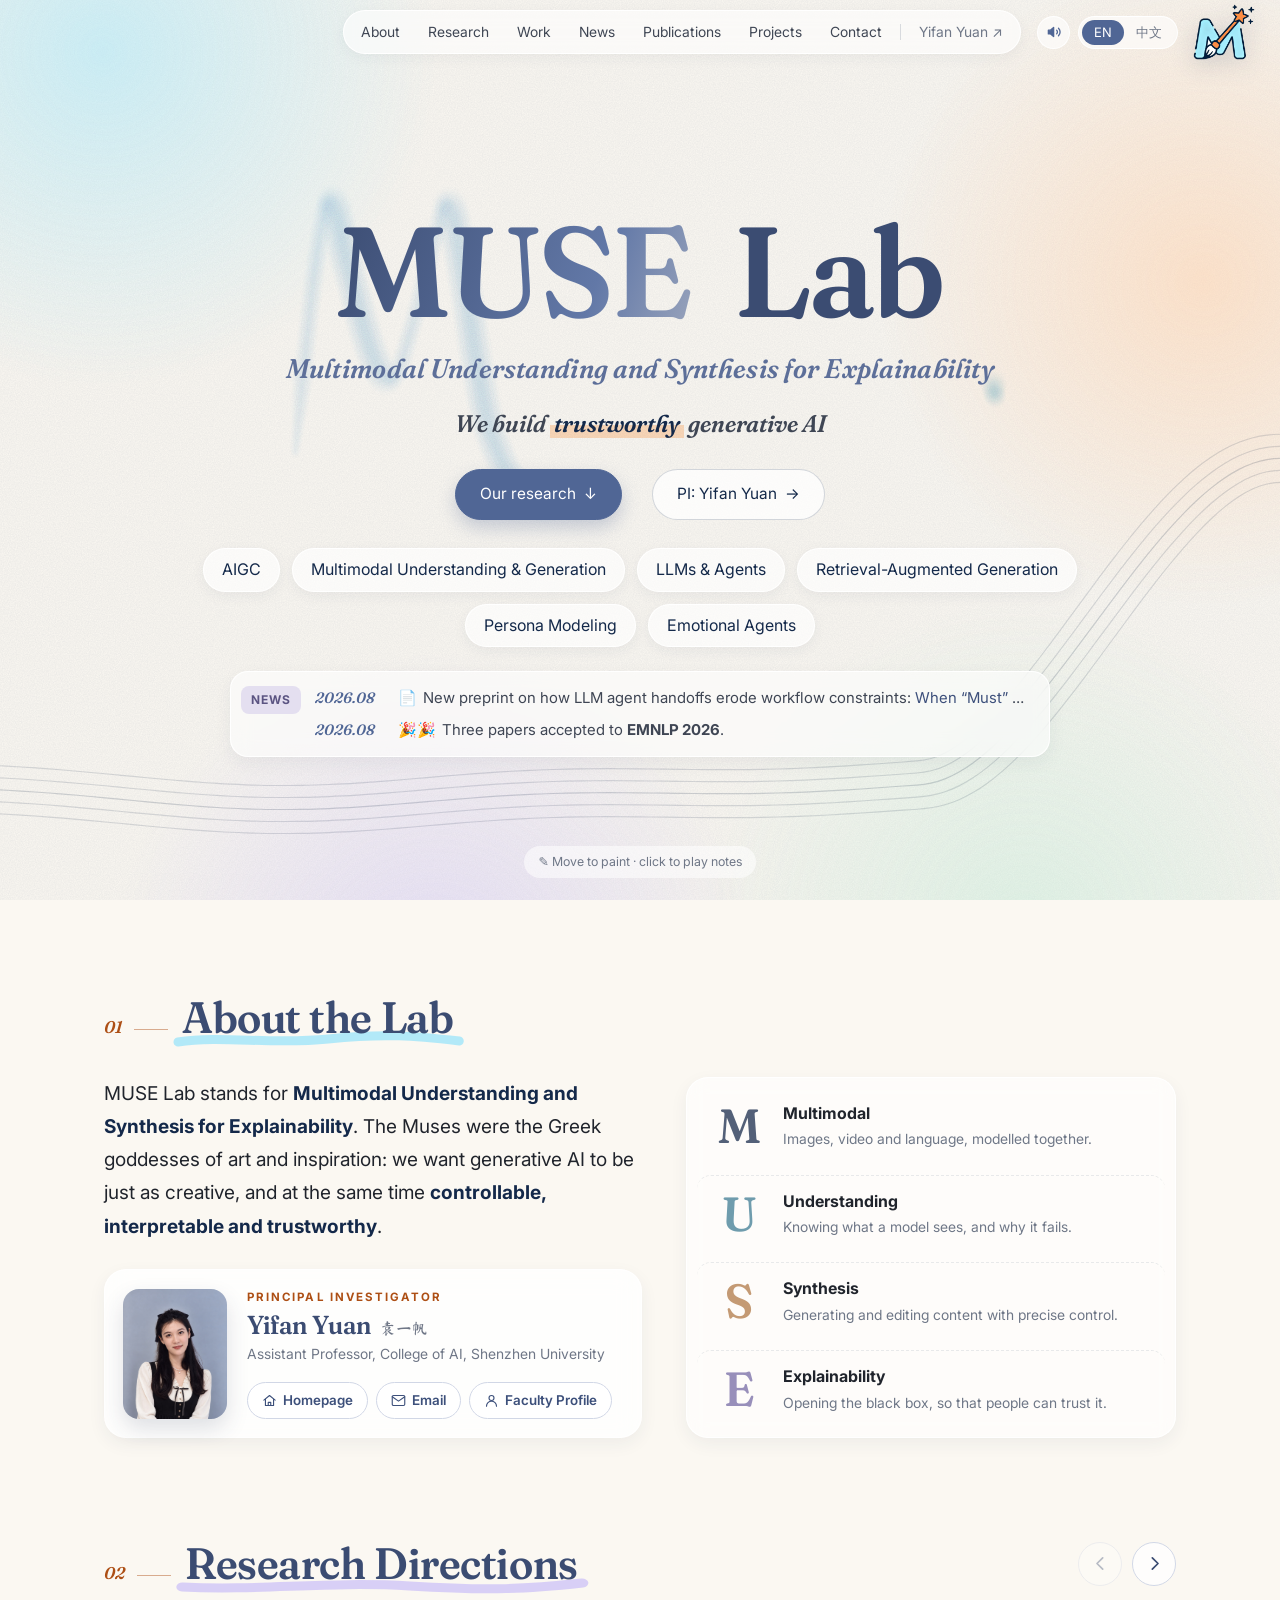
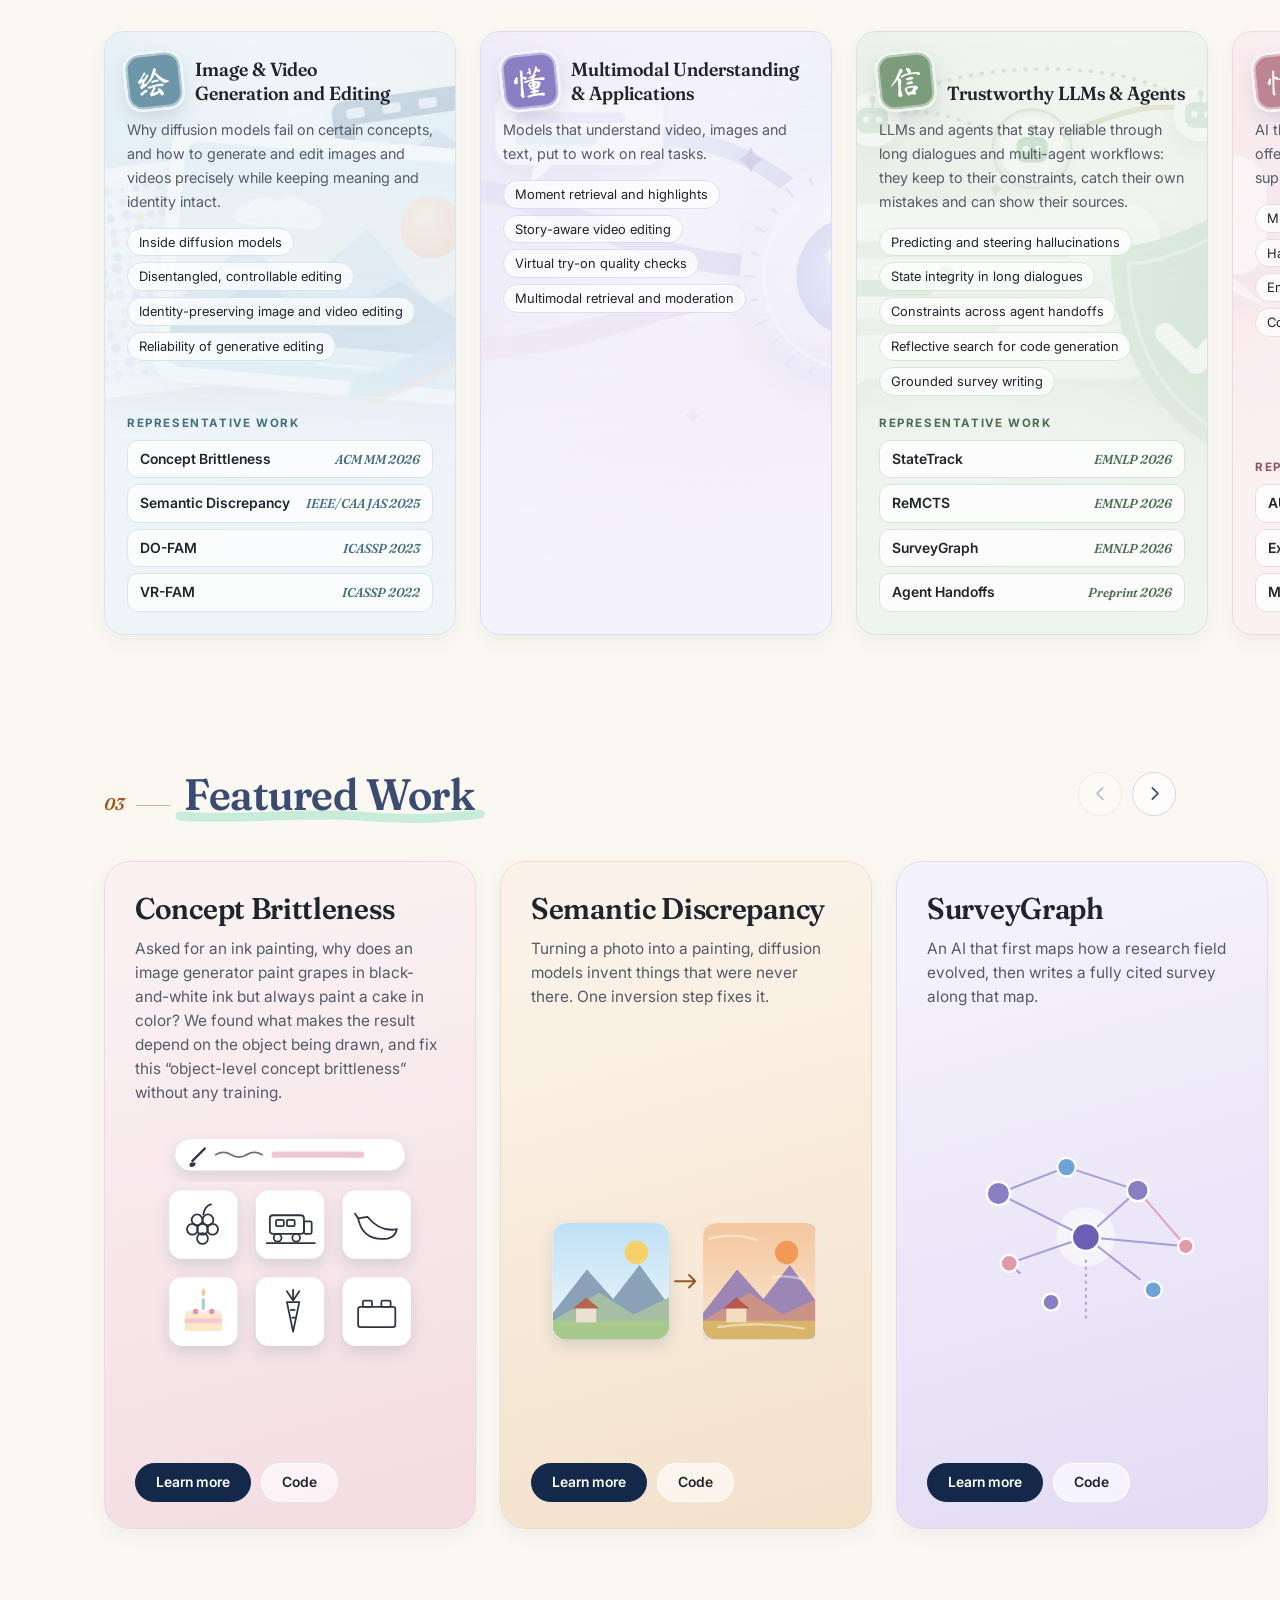
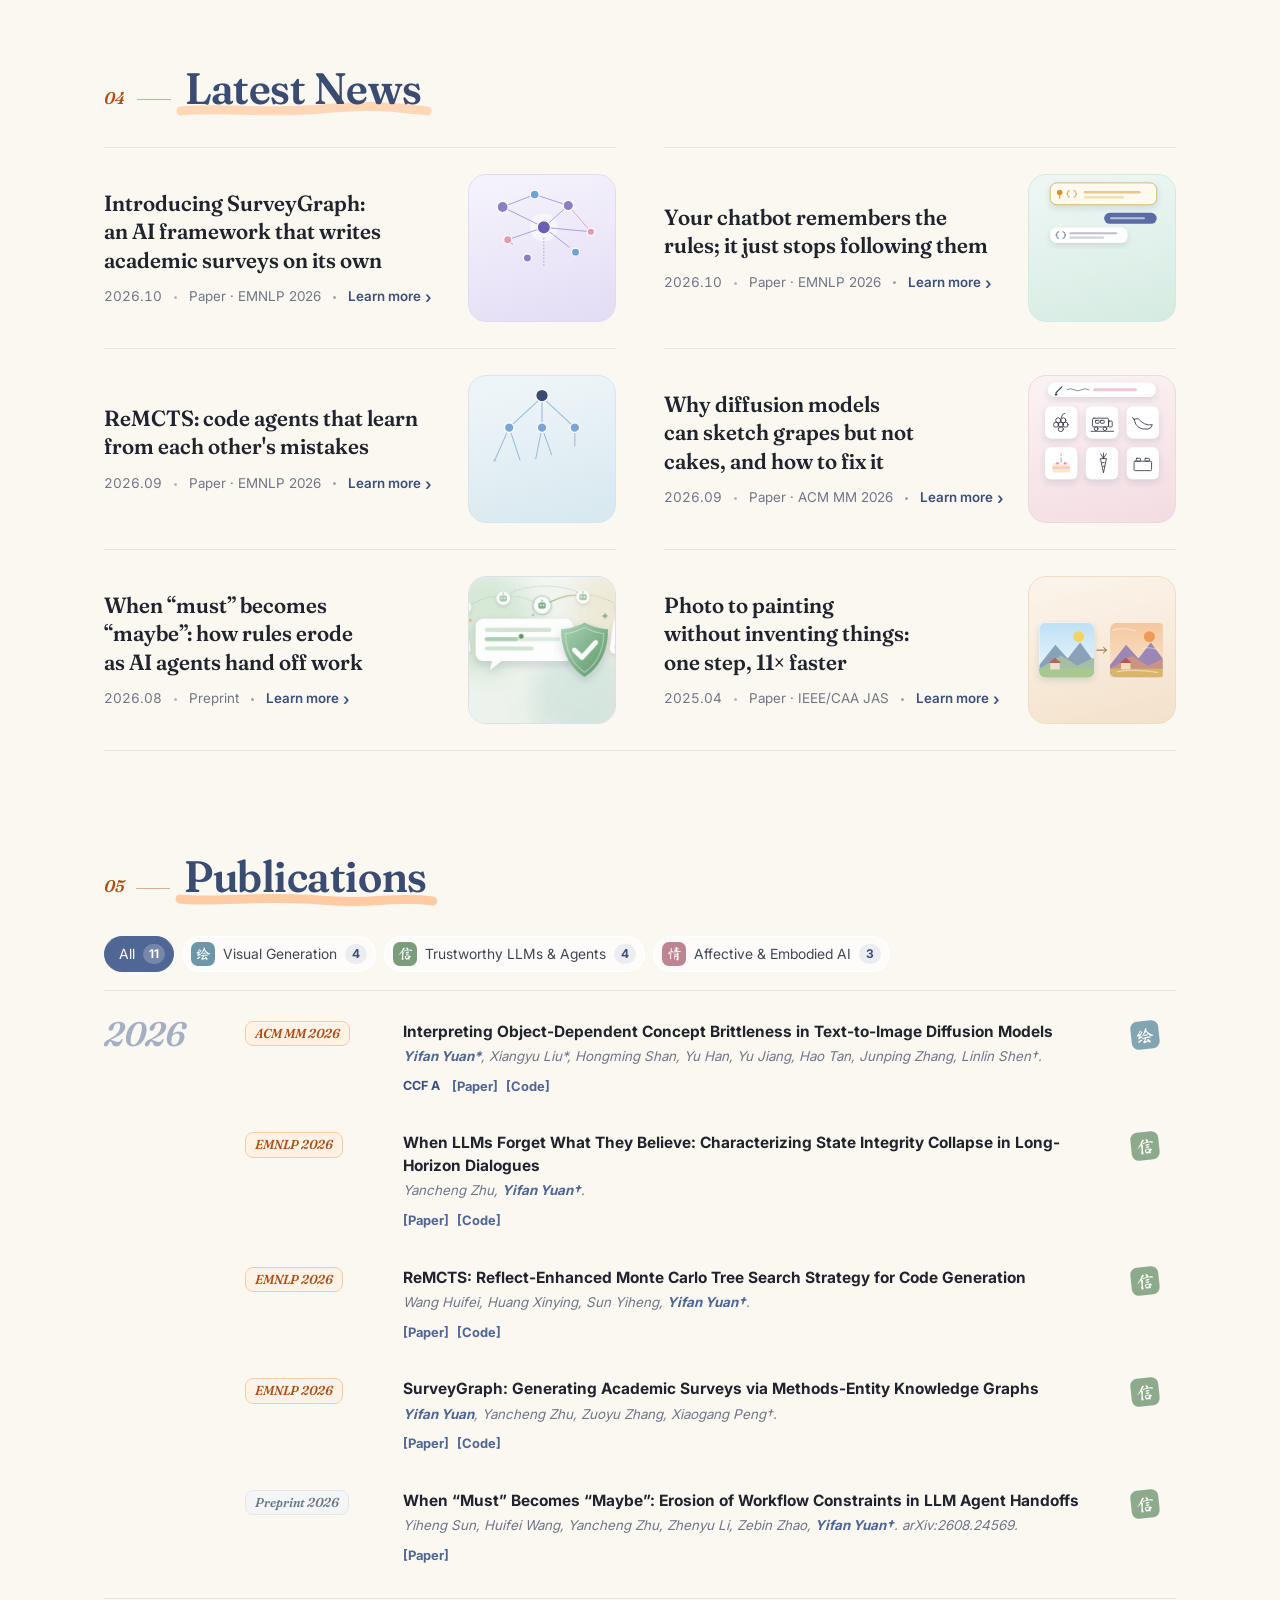
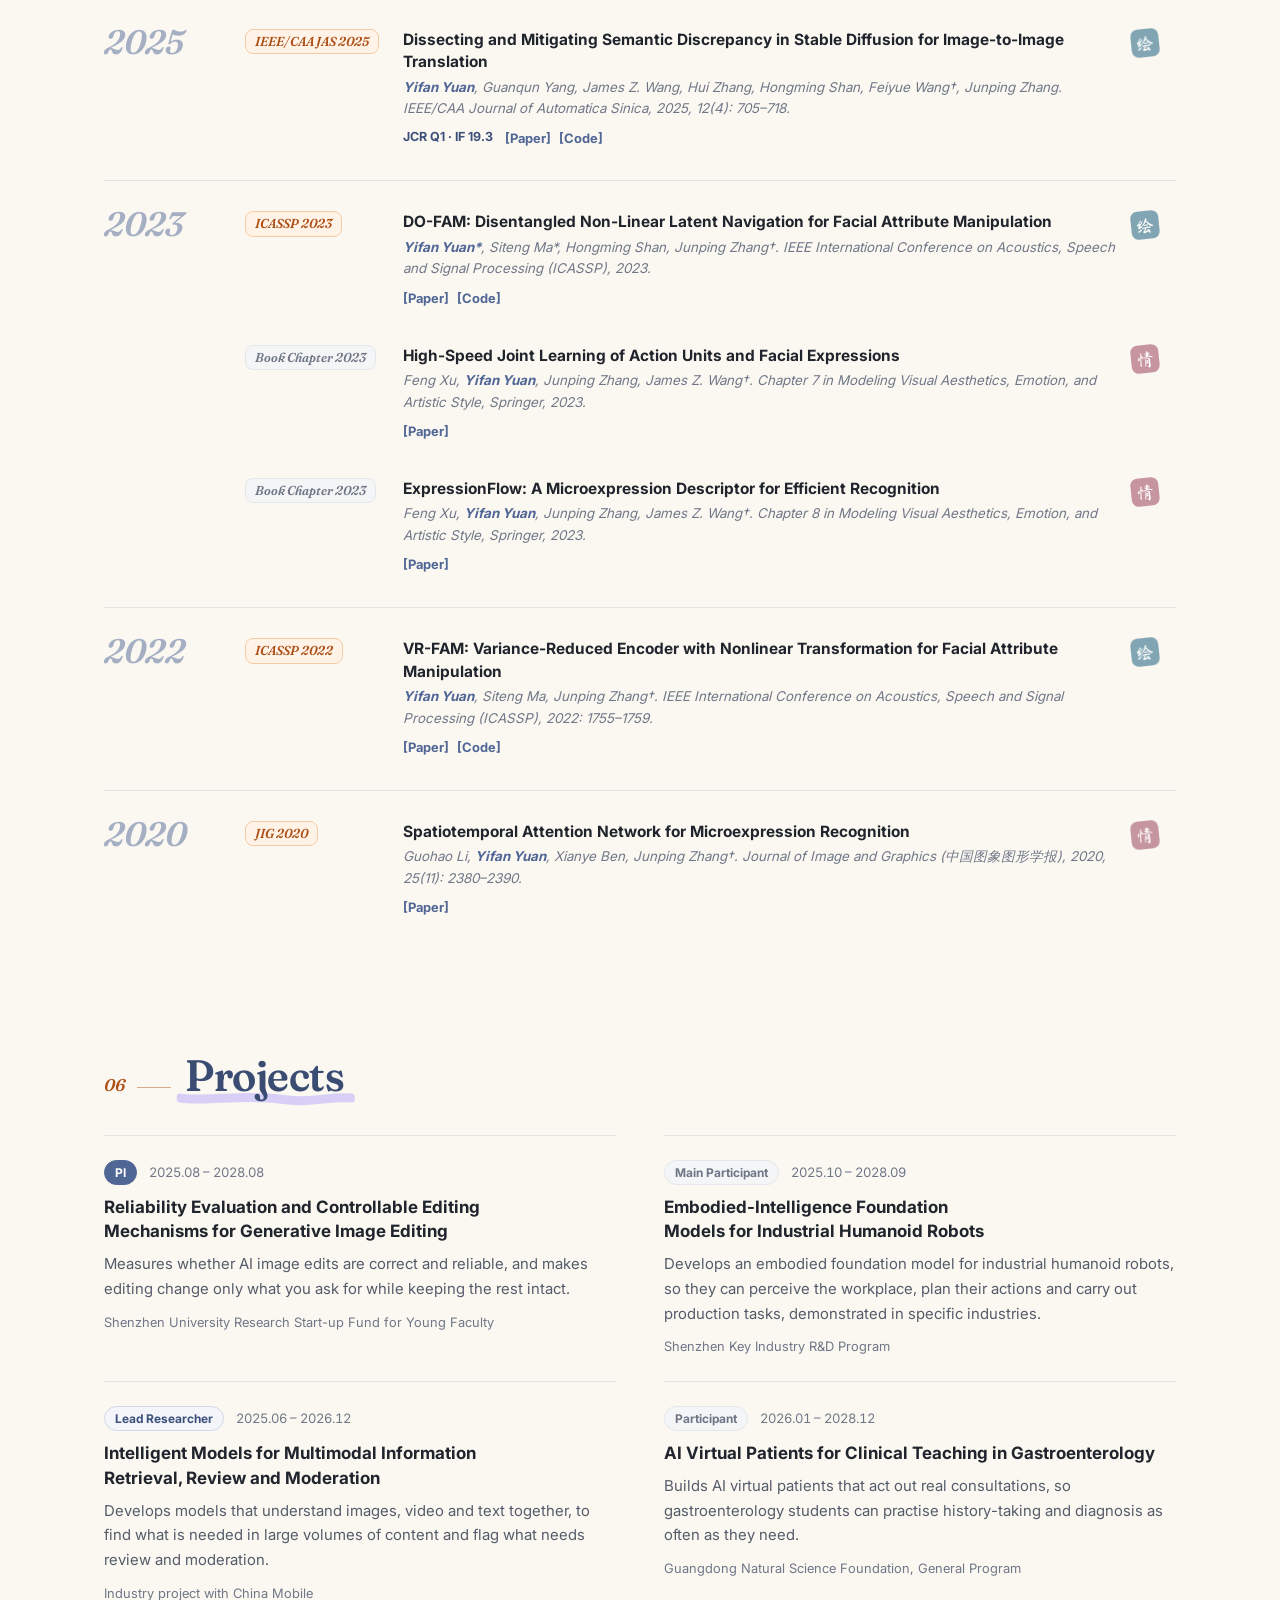
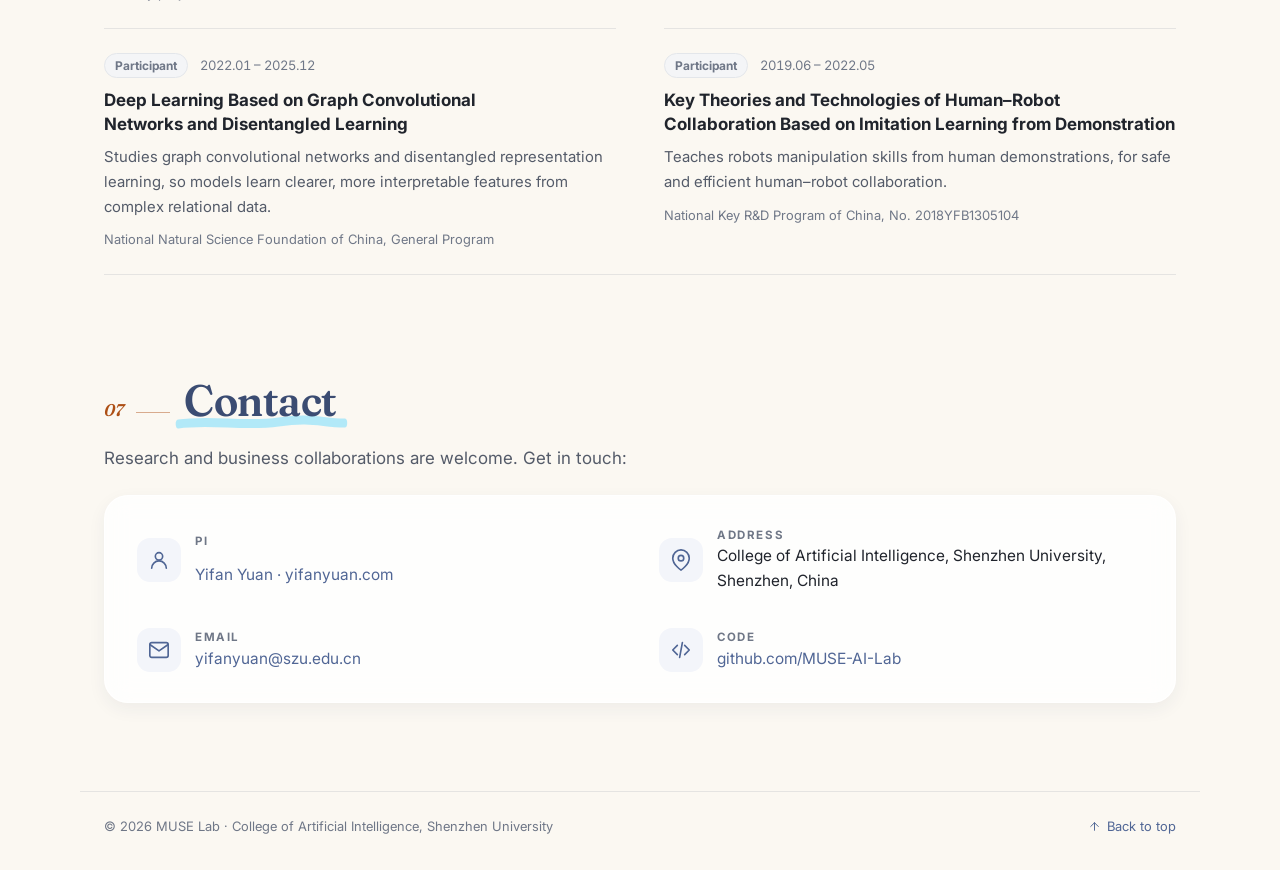
<file: lab/index.html>
<!DOCTYPE html>
<html lang="en" class="lang-en">
<head>
  <meta charset="utf-8">
  <meta name="viewport" content="width=device-width, initial-scale=1">
  <title>MUSE Lab · Shenzhen University</title>
  <script>
    /* Before first paint: pick the language (?lang= → saved choice → browser language),
       tell the stylesheet scripts run, and enable scroll reveal when motion is allowed. */
    (function () {
      var d = document.documentElement, l = null;
      try { l = new URLSearchParams(location.search).get("lang"); } catch (e) {}
      if (l !== "zh" && l !== "en") { try { l = localStorage.getItem("lang"); } catch (e) {} }
      if (l !== "zh" && l !== "en") { l = /^zh/i.test(navigator.language || "") ? "zh" : "en"; }
      d.className = "js lang-" + l;
      d.lang = l === "zh" ? "zh-CN" : "en";
      var still = window.matchMedia && window.matchMedia("(prefers-reduced-motion: reduce)").matches;
      if (!still && "IntersectionObserver" in window) {
        d.classList.add("js-reveal");
        /* never leave content hidden if lab.js fails to run */
        setTimeout(function () { if (!window.__labReady) d.classList.remove("js-reveal"); }, 2500);
      }
    })();
  </script>
  <meta name="description" content="MUSE Lab (Multimodal Understanding and Synthesis for Explainability), led by Yifan Yuan: image and video generation and editing, trustworthy LLMs and agents, multimodal understanding, emotion AI, AI safety and embodied AI.">
  <meta name="keywords" content="MUSE Lab, Yifan Yuan, 袁一帆, AIGC, diffusion models, image editing, video generation, LLM agents, multimodal LLM, hallucination, emotion AI, AI safety, embodied AI">
  <link rel="canonical" href="https://yifanyuan.com/lab/">
  <meta property="og:type" content="website">
  <meta property="og:site_name" content="MUSE Lab">
  <meta property="og:title" content="MUSE Lab · Shenzhen University">
  <meta property="og:description" content="Multimodal Understanding and Synthesis for Explainability · Controllable, interpretable and trustworthy generative AI">
  <meta property="og:url" content="https://yifanyuan.com/lab/">
  <meta property="og:image" content="https://yifanyuan.com/images/muse-logo.png">
  <meta name="theme-color" content="#fbf8f2">
  <link rel="icon" type="image/png" href="../images/muse-favicon.png">
  <link rel="preload" href="../assets/fonts/inter-latin.woff2" as="font" type="font/woff2" crossorigin>
  <link rel="preload" href="../assets/fonts/fraunces-semibold.woff2" as="font" type="font/woff2" crossorigin>
  <link rel="stylesheet" href="lab.css">
</head>
<body>
  <svg xmlns="http://www.w3.org/2000/svg" style="display: none">
    <symbol id="i-mail" viewBox="0 0 24 24"><rect x="2" y="4" width="20" height="16" rx="2"/><path d="m22 6-10 7L2 6"/></symbol>
    <symbol id="i-pin" viewBox="0 0 24 24"><path d="M21 10c0 7-9 13-9 13s-9-6-9-13a9 9 0 0 1 18 0z"/><circle cx="12" cy="10" r="3"/></symbol>
    <symbol id="i-user" viewBox="0 0 24 24"><circle cx="12" cy="8" r="4"/><path d="M4 21a8 8 0 0 1 16 0"/></symbol>
    <symbol id="i-home" viewBox="0 0 24 24"><path d="M3 11.5 12 4l9 7.5"/><path d="M5.5 10v10h13V10"/><path d="M10 20v-5h4v5"/></symbol>
    <symbol id="i-code" viewBox="0 0 24 24"><path d="m8 7-5 5 5 5"/><path d="m16 7 5 5-5 5"/><path d="m13.5 4-3 16"/></symbol>
    <symbol id="i-paper" viewBox="0 0 24 24"><path d="M14 3H7a2 2 0 0 0-2 2v14a2 2 0 0 0 2 2h10a2 2 0 0 0 2-2V8z"/><path d="M14 3v5h5"/><path d="M9 13h6"/><path d="M9 17h6"/></symbol>
    <symbol id="i-globe" viewBox="0 0 24 24"><circle cx="12" cy="12" r="9"/><path d="M3 12h18"/><path d="M12 3a14 14 0 0 1 0 18"/><path d="M12 3a14 14 0 0 0 0 18"/></symbol>
    <symbol id="i-link" viewBox="0 0 24 24"><path d="M10 13a5 5 0 0 0 7.54.54l3-3a5 5 0 0 0-7.07-7.07l-1.72 1.71"/><path d="M14 11a5 5 0 0 0-7.54-.54l-3 3a5 5 0 0 0 7.07 7.07l1.71-1.71"/></symbol>
    <symbol id="i-up" viewBox="0 0 24 24"><path d="M12 19V5"/><path d="m5 12 7-7 7 7"/></symbol>
    <symbol id="i-prev" viewBox="0 0 24 24"><path d="m14.5 5.5-6.5 6.5 6.5 6.5"/></symbol>
    <symbol id="i-next" viewBox="0 0 24 24"><path d="m9.5 5.5 6.5 6.5-6.5 6.5"/></symbol>
  </svg>
  <!-- The news and papers on this page come from data/news.json and data/publications.json (the same
       files as the homepage), the PI's name, title and photo from data/home.json, and the hero's tagline
       and topics, section titles, featured work, news stories, introduction, research directions and
       contact from data/lab.json. They are generated between the "name:start" / "name:end" comment
       markers below by `node tools/render_site.js` (which also writes a page per featured work under
       projects/), and again whenever the page editor publishes (edit this page on the page itself after
       signing in at admin/); hand edits between the markers are overwritten. -->

  <a class="skip-link" href="#content"><span class="en">Skip to content</span><span class="zh">跳到正文</span></a>

  <div class="washes" aria-hidden="true"><span class="wash w1"></span><span class="wash w2"></span><span class="wash w3"></span><span class="wash w4"></span></div>

  <header class="bar">
    <a class="brand" href="#top"><img src="../images/muse-logo.png" width="480" height="435" alt=""><span>MUSE Lab</span></a>
    <nav class="nav" id="nav" aria-label="Sections">
      <a href="#about"><span class="en">About</span><span class="zh">简介</span></a>
      <a href="#research"><span class="en">Research</span><span class="zh">研究方向</span></a>
      <a href="#work"><span class="en">Work</span><span class="zh">代表作</span></a>
      <a href="#news"><span class="en">News</span><span class="zh">动态</span></a>
      <a href="#publications"><span class="en">Publications</span><span class="zh">论文</span></a>
      <a href="#projects"><span class="en">Projects</span><span class="zh">项目</span></a>
      <a href="#contact"><span class="en">Contact</span><span class="zh">联系</span></a>
      <a class="nav__pi" href="../"><span class="en">Yifan Yuan</span><span class="zh">袁一帆</span> <span aria-hidden="true">↗</span></a>
    </nav>
    <div class="tools">
      <button type="button" class="sound" aria-pressed="true">
        <svg viewBox="0 0 24 24" aria-hidden="true" fill="none" stroke="currentColor" stroke-width="1.8" stroke-linecap="round" stroke-linejoin="round">
          <path d="M4.5 9.5h3l4-3.5v12l-4-3.5h-3z" fill="currentColor"/>
          <path class="on" d="M15.5 9.5a3.5 3.5 0 0 1 0 5M18 7a7 7 0 0 1 0 10"/>
          <path class="off" d="M15.5 9.5l5 5M20.5 9.5l-5 5"/>
        </svg>
        <span class="vh en">Sound</span><span class="vh zh">声音</span>
      </button>
      <div class="lang-switch" role="group" aria-label="Language / 语言">
        <button type="button" data-set-lang="en" lang="en">EN</button>
        <button type="button" data-set-lang="zh" lang="zh-CN">中文</button>
      </div>
      <a class="corner-logo" href="#top"><img src="../images/muse-logo.png" width="480" height="435" alt="MUSE Lab"></a>
      <button type="button" class="menu-btn" aria-controls="nav" aria-expanded="false">
        <span class="menu-btn__bars" aria-hidden="true"><span></span><span></span><span></span></span>
        <span class="vh en">Menu</span><span class="vh zh">菜单</span>
      </button>
    </div>
  </header>

  <!-- ===================== Hero: music and painting ===================== -->
  <section class="hero" id="top">
    <canvas id="art" aria-hidden="true"></canvas>
    <div class="hero__inner">
      <h1 class="title"><span class="muse">MUSE</span> Lab</h1>
      <p class="subtitle">Multimodal Understanding and Synthesis for Explainability</p>
      <p class="tagline"><!-- lab-tagline:start --><span class="en">We build <mark class="hl">trustworthy</mark> generative AI</span><span class="zh">构建<mark class="hl">可信</mark>的生成式 AI</span><!-- lab-tagline:end --></p>
      <div class="actions">
        <a class="btn primary" href="#research"><span class="en">Our research</span><span class="zh">研究方向</span><span class="arrow arrow--down" aria-hidden="true">↓</span></a>
        <a class="btn" href="../"><span class="en">PI: Yifan Yuan</span><span class="zh">负责人：袁一帆</span><span class="arrow" aria-hidden="true">→</span></a>
      </div>
      <ul class="topics">
        <!-- lab-topics:start -->
        <li>AIGC</li>
        <li><span class="en">Multimodal Understanding &amp; Generation</span><span class="zh">多模态理解与生成</span></li>
        <li><span class="en">LLMs &amp; Agents</span><span class="zh">大模型与智能体</span></li>
        <li><span class="en">Retrieval-Augmented Generation</span><span class="zh">检索增强生成</span></li>
        <li><span class="en">Persona Modeling</span><span class="zh">人格化语言建模</span></li>
        <li><span class="en">Emotional Agents</span><span class="zh">情感智能体</span></li>
        <!-- lab-topics:end -->
      </ul>
      <!-- lab-latest:start -->
      <div class="ticker">
        <span class="ticker__tag"><span class="en">News</span><span class="zh">最新</span></span>
        <div class="ticker__view">
          <ul class="ticker__list">
            <li class="ticker__item"><span class="ticker__date">2026.08</span><span class="ticker__text"><span class="ticker__icon" aria-hidden="true">📄</span><span class="en">New preprint on how LLM agent handoffs erode workflow constraints: <a href="https://arxiv.org/abs/2608.24569" target="_blank" rel="noopener">When “Must” Becomes “Maybe”</a>.</span><span class="zh">新 Preprint <a href="https://arxiv.org/abs/2608.24569" target="_blank" rel="noopener">When “Must” Becomes “Maybe”: Erosion of Workflow Constraints in LLM Agent Handoffs</a>，研究多智能体交接过程中工作流约束的流失。</span></span></li>
            <li class="ticker__item"><span class="ticker__date">2026.08</span><span class="ticker__text"><span class="ticker__icon" aria-hidden="true">🎉🎉</span><span class="en">Three papers accepted to <strong>EMNLP 2026</strong>.</span><span class="zh">三篇论文被 <strong>EMNLP 2026</strong> 接收。</span></span></li>
            <li class="ticker__item"><span class="ticker__date">2026.07</span><span class="ticker__text"><span class="ticker__icon" aria-hidden="true">🎉🎉</span><span class="en">One paper accepted to <strong>ACM MM 2026</strong>.</span><span class="zh">一篇论文被 <strong>ACM MM 2026</strong> 接收。</span></span></li>
            <li class="ticker__item"><span class="ticker__date">2025.04</span><span class="ticker__text"><span class="ticker__icon" aria-hidden="true">🎉🎉</span><span class="en">One paper published in <strong>IEEE/CAA Journal of Automatica Sinica</strong>, with <a href="https://github.com/Sherlockyyf/Semantic_Discrepancy" target="_blank" rel="noopener">code</a>.</span><span class="zh">一篇论文发表于 <strong>IEEE/CAA Journal of Automatica Sinica</strong>，<a href="https://github.com/Sherlockyyf/Semantic_Discrepancy" target="_blank" rel="noopener">代码</a>已开源。</span></span></li>
          </ul>
        </div>
      </div>
      <!-- lab-latest:end -->
    </div>
    <p class="hint" aria-hidden="true">
      <span class="hint-mouse"><span class="en">✎ Move to paint · click to play notes</span><span class="zh">✎ 移动鼠标作画 · 点击奏响音符</span></span>
      <span class="hint-touch"><span class="en">✎ Swipe sideways to paint · tap for notes</span><span class="zh">✎ 横向滑动作画 · 轻点奏响音符</span></span>
    </p>
  </section>

  <main id="content">
    <!-- ===================== About ===================== -->
    <section class="section" id="about">
      <div class="sec-head reveal">
        <span class="sec-num">01</span>
        <h2 class="sec-title"><!-- lab-h-about:start --><span class="en">About the Lab</span><span class="zh">实验室简介</span><!-- lab-h-about:end --><svg class="stroke" viewBox="0 0 300 22" preserveAspectRatio="none" aria-hidden="true"><path pathLength="1" d="M4 14 C 50 7, 100 17, 160 11 S 250 8, 296 13"/></svg></h2>
      </div>
      <div class="about__grid">
        <div class="about__col">
          <div class="about__text reveal">
            <!-- lab-about:start -->
            <p class="en">MUSE Lab stands for <strong>Multimodal Understanding and Synthesis for Explainability</strong>. The Muses were the Greek goddesses of art and inspiration: we want generative AI to be just as creative, and at the same time <strong>controllable, interpretable and trustworthy</strong>.</p>
            <p class="zh">MUSE Lab 的全称是 <strong>Multimodal Understanding and Synthesis for Explainability</strong>，即“面向可解释性的多模态理解与生成”。MUSE 也是希腊神话中司掌艺术与灵感的缪斯女神：我们希望生成式 AI 像缪斯一样富有创造力，同时<strong>可控、可解释、值得信任</strong>。</p>
            <!-- lab-about:end -->
          </div>
          <div class="pi spotlight reveal">
            <!-- lab-pi:start -->
            <img class="pi__photo" src="../images/yifan-yuan.jpg" width="1122" height="1402" loading="lazy" alt="Yifan Yuan 袁一帆">
            <div class="pi__body">
              <p class="pi__role"><span class="en">Principal Investigator</span><span class="zh">实验室负责人</span></p>
              <p class="pi__name"><span class="en">Yifan Yuan <span class="pi__alt" lang="zh-CN">袁一帆</span></span><span class="zh">袁一帆 <span class="pi__alt" lang="en">Yifan Yuan</span></span></p>
              <p class="pi__title"><span class="en">Assistant Professor, College of AI, Shenzhen University</span><span class="zh">深圳大学人工智能学院 助理教授 · 硕士生导师</span></p>
              <p class="pi__links"><a href="../" class="pbtn"><svg class="icon" aria-hidden="true"><use href="#i-home"/></svg><span class="en">Homepage</span><span class="zh">个人主页</span></a><a href="mailto:yifanyuan@szu.edu.cn" class="pbtn"><svg class="icon" aria-hidden="true"><use href="#i-mail"/></svg><span class="en">Email</span><span class="zh">邮箱</span></a><a href="https://ai.szu.edu.cn/info/1075/1315.htm" target="_blank" rel="noopener" class="pbtn"><svg class="icon" aria-hidden="true"><use href="#i-user"/></svg><span class="en">Faculty Profile</span><span class="zh">学院主页</span></a></p>
            </div>
            <!-- lab-pi:end -->
          </div>
        </div>
        <ol class="acronym reveal">
          <!-- lab-acronym:start -->
          <li class="acro reveal">
            <span class="acro__letter" aria-hidden="true">M</span>
            <div class="acro__body">
              <strong class="acro__word">Multimodal<span class="zh"> · 多模态</span></strong>
              <p class="en">Images, video and language, modelled together.</p>
              <p class="zh">联合建模图像、视频与语言。</p>
            </div>
          </li>
          <li class="acro reveal">
            <span class="acro__letter" aria-hidden="true">U</span>
            <div class="acro__body">
              <strong class="acro__word">Understanding<span class="zh"> · 理解</span></strong>
              <p class="en">Knowing what a model sees, and why it fails.</p>
              <p class="zh">看懂模型理解了什么、为什么会出错。</p>
            </div>
          </li>
          <li class="acro reveal">
            <span class="acro__letter" aria-hidden="true">S</span>
            <div class="acro__body">
              <strong class="acro__word">Synthesis<span class="zh"> · 生成</span></strong>
              <p class="en">Generating and editing content with precise control.</p>
              <p class="zh">精确、可控地生成与编辑内容。</p>
            </div>
          </li>
          <li class="acro reveal">
            <span class="acro__letter" aria-hidden="true">E</span>
            <div class="acro__body">
              <strong class="acro__word">Explainability<span class="zh"> · 可解释</span></strong>
              <p class="en">Opening the black box, so that people can trust it.</p>
              <p class="zh">打开黑箱，让人能够信任。</p>
            </div>
          </li>
          <!-- lab-acronym:end -->
        </ol>
      </div>
    </section>

    <!-- ===================== Research: the directions as cards in a row that scrolls sideways (on phones a column that stacks as the page scrolls) ===================== -->
    <section class="section section--wide" id="research">
      <div class="section__inner">
        <div class="sec-head reveal">
          <span class="sec-num">02</span>
          <h2 class="sec-title" id="research-title"><!-- lab-h-research:start --><span class="en">Research Directions</span><span class="zh">研究方向</span><!-- lab-h-research:end --><svg class="stroke" viewBox="0 0 300 22" preserveAspectRatio="none" aria-hidden="true"><path pathLength="1" d="M4 13 C 60 17, 110 7, 170 12 S 255 15, 296 9"/></svg></h2>
          <div class="sec-tools">
            <button type="button" class="arrow-btn" data-rail="-1" disabled><svg class="icon" aria-hidden="true"><use href="#i-prev"/></svg><span class="vh en">Previous</span><span class="vh zh">上一项</span></button>
            <button type="button" class="arrow-btn" data-rail="1"><svg class="icon" aria-hidden="true"><use href="#i-next"/></svg><span class="vh en">Next</span><span class="vh zh">下一项</span></button>
          </div>
        </div>
      </div>
      <div class="rail dirs" role="group" aria-labelledby="research-title">
        <!-- lab-research:start -->
        <article class="dir dir--visual tone-blue spotlight reveal" id="dir-visual">
          <img class="dir__bg" src="../images/dir-visual.webp" alt="" loading="lazy">
          <div class="dir__body">
            <div class="dir__head">
              <span class="dir__seal" aria-hidden="true">绘</span>
              <h3 class="dir__title"><span class="en">Image &amp; Video Generation and Editing</span><span class="zh">图像视频生成与编辑</span></h3>
            </div>
            <p class="dir__text en">Why diffusion models fail on certain concepts, and how to generate and edit images and videos precisely while keeping meaning and identity intact.</p>
            <p class="dir__text zh">探究扩散模型为何在特定概念上失效，在保持语义与身份不变的前提下，精确地生成与编辑图像和视频。</p>
            <ul class="dir__topics">
              <li><span class="en">Inside diffusion models</span><span class="zh">扩散模型的内部机理</span></li>
              <li><span class="en">Disentangled, controllable editing</span><span class="zh">属性解耦与可控编辑</span></li>
              <li><span class="en">Identity-preserving image and video editing</span><span class="zh">保持身份的图像与视频编辑</span></li>
              <li><span class="en">Reliability of generative editing</span><span class="zh">生成式编辑的可靠性评估</span></li>
            </ul>
            <p class="dir__label"><span class="en">Representative work</span><span class="zh">代表工作</span></p>
            <ul class="dir__papers">
              <li><a href="#p-mm26"><span class="dir__name">Concept Brittleness</span><span class="dir__venue">ACM MM 2026</span></a></li>
              <li><a href="#p-jas25"><span class="dir__name">Semantic Discrepancy</span><span class="dir__venue">IEEE/CAA JAS 2025</span></a></li>
              <li><a href="#p-icassp23"><span class="dir__name">DO-FAM</span><span class="dir__venue">ICASSP 2023</span></a></li>
              <li><a href="#p-icassp22"><span class="dir__name">VR-FAM</span><span class="dir__venue">ICASSP 2022</span></a></li>
            </ul>
          </div>
        </article>
        <article class="dir dir--understand tone-lavender spotlight reveal" id="dir-understand">
          <img class="dir__bg" src="../images/dir-understand.webp" alt="" loading="lazy">
          <div class="dir__body">
            <div class="dir__head">
              <span class="dir__seal" aria-hidden="true">懂</span>
              <h3 class="dir__title"><span class="en">Multimodal Understanding &amp; Applications</span><span class="zh">多模态理解与应用</span></h3>
            </div>
            <p class="dir__text en">Models that understand video, images and text, put to work on real tasks.</p>
            <p class="dir__text zh">让模型读懂视频、图像与文字，并落到真实场景中。</p>
            <ul class="dir__topics">
              <li><span class="en">Moment retrieval and highlights</span><span class="zh">视频时刻检索与高光检测</span></li>
              <li><span class="en">Story-aware video editing</span><span class="zh">懂剧情的智能剪辑</span></li>
              <li><span class="en">Virtual try-on quality checks</span><span class="zh">虚拟试衣失真检测</span></li>
              <li><span class="en">Multimodal retrieval and moderation</span><span class="zh">多模态信息检索与审核</span></li>
            </ul>
          </div>
        </article>
        <article class="dir dir--trust tone-green spotlight reveal" id="dir-trust">
          <img class="dir__bg" src="../images/dir-trust.webp" alt="" loading="lazy">
          <div class="dir__body">
            <div class="dir__head">
              <span class="dir__seal" aria-hidden="true">信</span>
              <h3 class="dir__title"><span class="en">Trustworthy LLMs &amp; Agents</span><span class="zh">可信大模型与智能体</span></h3>
            </div>
            <p class="dir__text en">LLMs and agents that stay reliable through long dialogues and multi-agent workflows: they keep to their constraints, catch their own mistakes and can show their sources.</p>
            <p class="dir__text zh">让大模型与智能体在长程对话与多智能体协作中保持可靠：守得住约束、查得出错误、说得出依据。</p>
            <ul class="dir__topics">
              <li><span class="en">Predicting and steering hallucinations</span><span class="zh">幻觉风险的预测与干预</span></li>
              <li><span class="en">State integrity in long dialogues</span><span class="zh">长程对话的状态保持</span></li>
              <li><span class="en">Constraints across agent handoffs</span><span class="zh">多智能体交接中的约束保持</span></li>
              <li><span class="en">Reflective search for code generation</span><span class="zh">代码生成的反思式搜索</span></li>
              <li><span class="en">Grounded survey writing</span><span class="zh">有依据的综述写作</span></li>
            </ul>
            <p class="dir__label"><span class="en">Representative work</span><span class="zh">代表工作</span></p>
            <ul class="dir__papers">
              <li><a href="#p-state"><span class="dir__name">StateTrack</span><span class="dir__venue">EMNLP 2026</span></a></li>
              <li><a href="#p-remcts"><span class="dir__name">ReMCTS</span><span class="dir__venue">EMNLP 2026</span></a></li>
              <li><a href="#p-surveygraph"><span class="dir__name">SurveyGraph</span><span class="dir__venue">EMNLP 2026</span></a></li>
              <li><a href="#p-handoff"><span class="dir__name">Agent Handoffs</span><span class="dir__venue">Preprint 2026</span></a></li>
            </ul>
          </div>
        </article>
        <article class="dir dir--emotion tone-pink spotlight reveal" id="dir-emotion">
          <img class="dir__bg" src="../images/dir-emotion.webp" alt="" loading="lazy">
          <div class="dir__body">
            <div class="dir__head">
              <span class="dir__seal" aria-hidden="true">情</span>
              <h3 class="dir__title"><span class="en">Emotion AI</span><span class="zh">情感智能</span></h3>
            </div>
            <p class="dir__text en">AI that reads human emotion faithfully and offers the right kind of companionship and support.</p>
            <p class="dir__text zh">让 AI 读懂人的情绪，给出恰当的陪伴与支持。</p>
            <ul class="dir__topics">
              <li><span class="en">Multimodal emotion recognition</span><span class="zh">多模态情绪识别</span></li>
              <li><span class="en">Hallucinations in emotion descriptions</span><span class="zh">情绪描述中的幻觉</span></li>
              <li><span class="en">Emotional support conversation</span><span class="zh">情感支持对话</span></li>
              <li><span class="en">Companions with memory and personality</span><span class="zh">有记忆、有人格的 AI 伙伴</span></li>
            </ul>
            <p class="dir__label"><span class="en">Representative work</span><span class="zh">代表工作</span></p>
            <ul class="dir__papers">
              <li><a href="#p-ch7"><span class="dir__name">AU &amp; Expression</span><span class="dir__venue">Book Chapter 2023</span></a></li>
              <li><a href="#p-ch8"><span class="dir__name">ExpressionFlow</span><span class="dir__venue">Book Chapter 2023</span></a></li>
              <li><a href="#p-jig20"><span class="dir__name">Micro-expression</span><span class="dir__venue">JIG 2020</span></a></li>
            </ul>
          </div>
        </article>
        <article class="dir dir--embodied tone-sand spotlight reveal" id="dir-embodied">
          <img class="dir__bg" src="../images/dir-embodied.webp" alt="" loading="lazy">
          <div class="dir__body">
            <div class="dir__head">
              <span class="dir__seal" aria-hidden="true">机</span>
              <h3 class="dir__title"><span class="en">Embodied AI</span><span class="zh">具身智能</span></h3>
            </div>
            <p class="dir__text en">Robots that perceive, plan and act reliably through long tasks, and keep improving after deployment. Our recent work keeps VLA models from executing multi-step action chunks blind: they take in the robot's live state while generating, and let each step draw on the visual and language features it needs.</p>
            <p class="dir__text zh">让机器人在长周期任务中看得懂、想得清、做得稳。近期工作让 VLA 模型一次规划多步动作时不再“闭眼执行”：边生成边接入机器人的实时状态，并让每一步动作按需取用不同层次的视觉与语言信息。</p>
            <ul class="dir__topics">
              <li><span class="en">End-to-end long-horizon decisions</span><span class="zh">端到端长程决策</span></li>
              <li><span class="en">Test-time adaptation for VLA models</span><span class="zh">VLA 模型的测试时自适应</span></li>
              <li><span class="en">Fine manipulation for industry</span><span class="zh">工业场景中的精细操作</span></li>
            </ul>
          </div>
        </article>
        <!-- lab-research:end -->
      </div>
    </section>

    <!-- ===================== Featured work: a row of panes, each opening its project page ===================== -->
    <section class="section section--wide" id="work">
      <div class="section__inner">
        <div class="sec-head reveal">
          <span class="sec-num">03</span>
          <h2 class="sec-title" id="work-title"><!-- lab-h-work:start --><span class="en">Featured Work</span><span class="zh">代表作</span><!-- lab-h-work:end --><svg class="stroke" viewBox="0 0 300 22" preserveAspectRatio="none" aria-hidden="true"><path pathLength="1" d="M4 12 C 55 17, 115 8, 175 12 S 250 15, 296 10"/></svg></h2>
          <div class="sec-tools">
            <button type="button" class="arrow-btn" data-rail="-1" disabled><svg class="icon" aria-hidden="true"><use href="#i-prev"/></svg><span class="vh en">Previous</span><span class="vh zh">上一项</span></button>
            <button type="button" class="arrow-btn" data-rail="1"><svg class="icon" aria-hidden="true"><use href="#i-next"/></svg><span class="vh en">Next</span><span class="vh zh">下一项</span></button>
          </div>
        </div>
      </div>
      <div class="rail panes" role="group" aria-labelledby="work-title">
        <!-- lab-work:start -->
        <article class="pane tone-pink reveal">
          <h3 class="pane__title">Concept Brittleness</h3>
          <p class="pane__blurb en">Asked for an ink painting, why does an image generator paint grapes in black-and-white ink but always paint a cake in color? We found what makes the result depend on the object being drawn, and fix this “object-level concept brittleness” without any training.</p>
          <p class="pane__blurb zh">同样画一幅水墨画，为什么图像生成模型能把葡萄画成黑白水墨色，而却把蛋糕始终画成彩色的？我们找到了这种因为画的物体不同而产生差异的原因，无需训练即可修正这种“物体级的概念脆弱性”。</p>
          <img class="pane__visual" src="../images/work/concept-brittleness.svg" alt="" loading="lazy">
          <p class="pane__actions"><a class="pane__btn" href="projects/concept-brittleness/"><span class="en">Learn more</span><span class="zh">了解更多</span></a><a href="https://github.com/MUSE-AI-Lab/Concept-Brittleness" target="_blank" rel="noopener" class="pane__btn pane__btn--ghost"><span>Code</span></a></p>
        </article>
        <article class="pane tone-sand reveal">
          <h3 class="pane__title">Semantic Discrepancy</h3>
          <p class="pane__blurb en">Turning a photo into a painting, diffusion models invent things that were never there. One inversion step fixes it.</p>
          <p class="pane__blurb zh">照片转油画时，模型会凭空“脑补”原图里没有的东西。一步反演就能修正。</p>
          <img class="pane__visual" src="../images/work/semantic-discrepancy.svg" alt="" loading="lazy">
          <p class="pane__actions"><a class="pane__btn" href="projects/semantic-discrepancy/"><span class="en">Learn more</span><span class="zh">了解更多</span></a><a href="https://github.com/Sherlockyyf/Semantic_Discrepancy" target="_blank" rel="noopener" class="pane__btn pane__btn--ghost"><span>Code</span></a></p>
        </article>
        <article class="pane tone-lavender reveal">
          <h3 class="pane__title">SurveyGraph</h3>
          <p class="pane__blurb en">An AI that first maps how a research field evolved, then writes a fully cited survey along that map.</p>
          <p class="pane__blurb zh">让 AI 先画出一个领域的“方法—实体”知识图谱，再沿着它写出一篇有据可查的学术综述。</p>
          <img class="pane__visual" src="../images/work/surveygraph.svg" alt="" loading="lazy">
          <p class="pane__actions"><a class="pane__btn" href="projects/surveygraph/"><span class="en">Learn more</span><span class="zh">了解更多</span></a><a href="https://github.com/MUSE-AI-Lab/SurveyGraph" target="_blank" rel="noopener" class="pane__btn pane__btn--ghost"><span>Code</span></a></p>
        </article>
        <article class="pane tone-mint reveal">
          <h3 class="pane__title">StateTrack</h3>
          <p class="pane__blurb en">LLMs still remember the rules you set; deep into a conversation they quietly stop following them. We found this collapse and measured it.</p>
          <p class="pane__blurb zh">大模型还记得你定下的规则，却在长对话里悄悄不再遵守。我们发现并量化了这种“状态崩塌”。</p>
          <img class="pane__visual" src="../images/work/statetrack.svg" alt="" loading="lazy">
          <p class="pane__actions"><a class="pane__btn" href="projects/statetrack/"><span class="en">Learn more</span><span class="zh">了解更多</span></a><a href="https://github.com/MUSE-AI-Lab/StateTrack" target="_blank" rel="noopener" class="pane__btn pane__btn--ghost"><span>Code</span></a></p>
        </article>
        <article class="pane tone-blue reveal">
          <h3 class="pane__title">ReMCTS</h3>
          <p class="pane__blurb en">Code-writing agents try many programs in a search tree, and every failed branch teaches the others.</p>
          <p class="pane__blurb zh">写代码的智能体在一棵搜索树上多路尝试，失败分支的经验会分享给其他分支，少走弯路。</p>
          <img class="pane__visual" src="../images/work/remcts.svg" alt="" loading="lazy">
          <p class="pane__actions"><a class="pane__btn" href="projects/remcts/"><span class="en">Learn more</span><span class="zh">了解更多</span></a><a href="https://github.com/MUSE-AI-Lab/ReMCTS" target="_blank" rel="noopener" class="pane__btn pane__btn--ghost"><span>Code</span></a></p>
        </article>
        <!-- lab-work:end -->
      </div>
    </section>

    <!-- ===================== News: one sentence each ===================== -->
    <section class="section" id="news">
      <div class="sec-head reveal">
        <span class="sec-num">04</span>
        <h2 class="sec-title"><!-- lab-h-news:start --><span class="en">Latest News</span><span class="zh">最新动态</span><!-- lab-h-news:end --><svg class="stroke" viewBox="0 0 300 22" preserveAspectRatio="none" aria-hidden="true"><path pathLength="1" d="M4 13 C 50 9, 110 16, 170 11 S 252 9, 296 13"/></svg></h2>
      </div>
      <div class="stories">
        <!-- lab-news:start -->
        <article class="story reveal">
          <div class="story__text">
            <h3 class="story__title"><a href="projects/surveygraph/" class="story__link"><span class="en">Introducing SurveyGraph: an AI framework that writes academic surveys on its own</span><span class="zh">SurveyGraph：一套能自动写学术综述的 AI 框架</span></a></h3>
            <p class="story__meta"><span class="story__date">2026.10</span><span class="story__tag"><span class="en">Paper · EMNLP 2026</span><span class="zh">论文 · EMNLP 2026</span></span><a href="projects/surveygraph/" class="story__more"><span class="en">Learn more</span><span class="zh">了解更多</span><span class="story__chev" aria-hidden="true">›</span></a></p>
          </div>
          <span class="story__thumb tone-lavender" aria-hidden="true"><img src="../images/work/surveygraph.svg" alt="" loading="lazy"></span>
        </article>
        <article class="story reveal">
          <div class="story__text">
            <h3 class="story__title"><a href="projects/statetrack/" class="story__link"><span class="en">Your chatbot remembers the rules; it just stops following them</span><span class="zh">大模型记得规则，却不再遵守：揭示长对话中的“状态崩塌”</span></a></h3>
            <p class="story__meta"><span class="story__date">2026.10</span><span class="story__tag"><span class="en">Paper · EMNLP 2026</span><span class="zh">论文 · EMNLP 2026</span></span><a href="projects/statetrack/" class="story__more"><span class="en">Learn more</span><span class="zh">了解更多</span><span class="story__chev" aria-hidden="true">›</span></a></p>
          </div>
          <span class="story__thumb tone-mint" aria-hidden="true"><img src="../images/work/statetrack.svg" alt="" loading="lazy"></span>
        </article>
        <article class="story reveal">
          <div class="story__text">
            <h3 class="story__title"><a href="projects/remcts/" class="story__link"><span class="en">ReMCTS: code agents that learn from each other's mistakes</span><span class="zh">ReMCTS：让写代码的智能体从彼此的失败中学习</span></a></h3>
            <p class="story__meta"><span class="story__date">2026.09</span><span class="story__tag"><span class="en">Paper · EMNLP 2026</span><span class="zh">论文 · EMNLP 2026</span></span><a href="projects/remcts/" class="story__more"><span class="en">Learn more</span><span class="zh">了解更多</span><span class="story__chev" aria-hidden="true">›</span></a></p>
          </div>
          <span class="story__thumb tone-blue" aria-hidden="true"><img src="../images/work/remcts.svg" alt="" loading="lazy"></span>
        </article>
        <article class="story reveal">
          <div class="story__text">
            <h3 class="story__title"><a href="projects/concept-brittleness/" class="story__link"><span class="en">Why diffusion models can sketch grapes but not cakes, and how to fix it</span><span class="zh">能画葡萄，却画不好蛋糕？解释并修复文生图模型的“概念脆弱性”</span></a></h3>
            <p class="story__meta"><span class="story__date">2026.09</span><span class="story__tag"><span class="en">Paper · ACM MM 2026</span><span class="zh">论文 · ACM MM 2026</span></span><a href="projects/concept-brittleness/" class="story__more"><span class="en">Learn more</span><span class="zh">了解更多</span><span class="story__chev" aria-hidden="true">›</span></a></p>
          </div>
          <span class="story__thumb tone-pink" aria-hidden="true"><img src="../images/work/concept-brittleness.svg" alt="" loading="lazy"></span>
        </article>
        <article class="story reveal">
          <div class="story__text">
            <h3 class="story__title"><a href="https://arxiv.org/abs/2608.24569" target="_blank" rel="noopener" class="story__link"><span class="en">When “must” becomes “maybe”: how rules erode as AI agents hand off work</span><span class="zh">当“必须”变成“也许”：多智能体交接时，规则如何悄悄流失</span></a></h3>
            <p class="story__meta"><span class="story__date">2026.08</span><span class="story__tag"><span class="en">Preprint</span><span class="zh">预印本</span></span><a href="https://arxiv.org/abs/2608.24569" target="_blank" rel="noopener" class="story__more"><span class="en">Learn more</span><span class="zh">了解更多</span><span class="story__chev" aria-hidden="true">›</span></a></p>
          </div>
          <span class="story__thumb tone-steel" aria-hidden="true"><img src="../images/dir-trust.webp" alt="" loading="lazy"></span>
        </article>
        <article class="story reveal">
          <div class="story__text">
            <h3 class="story__title"><a href="projects/semantic-discrepancy/" class="story__link"><span class="en">Photo to painting without inventing things: one step, 11× faster</span><span class="zh">照片转油画不再“脑补”：一步反演，快 11 倍</span></a></h3>
            <p class="story__meta"><span class="story__date">2025.04</span><span class="story__tag"><span class="en">Paper · IEEE/CAA JAS</span><span class="zh">论文 · IEEE/CAA JAS</span></span><a href="projects/semantic-discrepancy/" class="story__more"><span class="en">Learn more</span><span class="zh">了解更多</span><span class="story__chev" aria-hidden="true">›</span></a></p>
          </div>
          <span class="story__thumb tone-sand" aria-hidden="true"><img src="../images/work/semantic-discrepancy.svg" alt="" loading="lazy"></span>
        </article>
        <!-- lab-news:end -->
      </div>
    </section>

    <!-- ===================== Publications ===================== -->
    <section class="section" id="publications">
      <div class="sec-head reveal">
        <span class="sec-num">05</span>
        <h2 class="sec-title" id="publications-title"><!-- lab-h-publications:start --><span class="en">Publications</span><span class="zh">论文成果</span><!-- lab-h-publications:end --><svg class="stroke" viewBox="0 0 300 22" preserveAspectRatio="none" aria-hidden="true"><path pathLength="1" d="M4 12 C 45 16, 105 8, 165 13 S 245 9, 296 14"/></svg></h2>
      </div>
      <div class="chips reveal" role="group" aria-labelledby="publications-title">
        <!-- lab-filters:start -->
        <button type="button" class="chip is-active" data-filter="all" aria-pressed="true"><span class="en">All</span><span class="zh">全部</span><span class="chip__n">11</span></button>
        <button type="button" class="chip chip--visual" data-filter="visual" aria-pressed="false"><span class="chip__seal" aria-hidden="true">绘</span><span class="en">Visual Generation</span><span class="zh">视觉生成</span><span class="chip__n">4</span></button>
        <button type="button" class="chip chip--trust" data-filter="trust" aria-pressed="false"><span class="chip__seal" aria-hidden="true">信</span><span class="en">Trustworthy LLMs &amp; Agents</span><span class="zh">可信大模型</span><span class="chip__n">4</span></button>
        <button type="button" class="chip chip--affect" data-filter="affect" aria-pressed="false"><span class="chip__seal" aria-hidden="true">情</span><span class="en">Affective &amp; Embodied AI</span><span class="zh">情感与具身智能</span><span class="chip__n">3</span></button>
        <!-- lab-filters:end -->
      </div>
      <div class="years">
        <!-- lab-publications:start -->
        <section class="year" data-year="2026">
          <h3 class="year__label reveal">2026</h3>
          <ol class="plist">
            <li class="pitem reveal" id="p-mm26" data-theme="visual">
              <span class="pitem__venue">ACM MM 2026</span>
              <div class="pitem__body">
                <span class="pitem__title">Interpreting Object-Dependent Concept Brittleness in Text-to-Image Diffusion Models</span>
                <span class="pitem__authors"><span class="me">Yifan Yuan*</span>, Xiangyu Liu*, Hongming Shan, Yu Han, Yu Jiang, Hao Tan, Junping Zhang, Linlin Shen†.</span>
                <span class="pitem__extra"><span class="pitem__note">CCF A</span><span class="pitem__links"><a href="https://dl.acm.org/doi/10.1145/3767308.3835084" target="_blank" rel="noopener">[Paper]</a><a href="https://github.com/MUSE-AI-Lab/Concept-Brittleness" target="_blank" rel="noopener">[Code]</a></span></span>
              </div>
              <span class="pitem__seal pitem__seal--visual" aria-hidden="true">绘</span>
            </li>
            <li class="pitem reveal" id="p-state" data-theme="trust">
              <span class="pitem__venue">EMNLP 2026</span>
              <div class="pitem__body">
                <span class="pitem__title">When LLMs Forget What They Believe: Characterizing State Integrity Collapse in Long-Horizon Dialogues</span>
                <span class="pitem__authors">Yancheng Zhu, <span class="me">Yifan Yuan†</span>.</span>
                <span class="pitem__extra"><span class="pitem__links"><a href="https://aclanthology.org/2026.emnlp-main.583/" target="_blank" rel="noopener">[Paper]</a><a href="https://github.com/MUSE-AI-Lab/StateTrack" target="_blank" rel="noopener">[Code]</a></span></span>
              </div>
              <span class="pitem__seal pitem__seal--trust" aria-hidden="true">信</span>
            </li>
            <li class="pitem reveal" id="p-remcts" data-theme="trust">
              <span class="pitem__venue">EMNLP 2026</span>
              <div class="pitem__body">
                <span class="pitem__title">ReMCTS: Reflect-Enhanced Monte Carlo Tree Search Strategy for Code Generation</span>
                <span class="pitem__authors">Wang Huifei, Huang Xinying, Sun Yiheng, <span class="me">Yifan Yuan†</span>.</span>
                <span class="pitem__extra"><span class="pitem__links"><a href="https://aclanthology.org/2026.findings-emnlp.293/" target="_blank" rel="noopener">[Paper]</a><a href="https://github.com/MUSE-AI-Lab/ReMCTS" target="_blank" rel="noopener">[Code]</a></span></span>
              </div>
              <span class="pitem__seal pitem__seal--trust" aria-hidden="true">信</span>
            </li>
            <li class="pitem reveal" id="p-surveygraph" data-theme="trust">
              <span class="pitem__venue">EMNLP 2026</span>
              <div class="pitem__body">
                <span class="pitem__title">SurveyGraph: Generating Academic Surveys via Methods-Entity Knowledge Graphs</span>
                <span class="pitem__authors"><span class="me">Yifan Yuan</span>, Yancheng Zhu, Zuoyu Zhang, Xiaogang Peng†.</span>
                <span class="pitem__extra"><span class="pitem__links"><a href="https://aclanthology.org/2026.findings-emnlp.396/" target="_blank" rel="noopener">[Paper]</a><a href="https://github.com/MUSE-AI-Lab/SurveyGraph" target="_blank" rel="noopener">[Code]</a></span></span>
              </div>
              <span class="pitem__seal pitem__seal--trust" aria-hidden="true">信</span>
            </li>
            <li class="pitem reveal" id="p-handoff" data-theme="trust">
              <span class="pitem__venue pitem__venue--muted">Preprint 2026</span>
              <div class="pitem__body">
                <span class="pitem__title">When “Must” Becomes “Maybe”: Erosion of Workflow Constraints in LLM Agent Handoffs</span>
                <span class="pitem__authors">Yiheng Sun, Huifei Wang, Yancheng Zhu, Zhenyu Li, Zebin Zhao, <span class="me">Yifan Yuan†</span>. arXiv:2608.24569.</span>
                <span class="pitem__extra"><span class="pitem__links"><a href="https://arxiv.org/abs/2608.24569" target="_blank" rel="noopener">[Paper]</a></span></span>
              </div>
              <span class="pitem__seal pitem__seal--trust" aria-hidden="true">信</span>
            </li>
          </ol>
        </section>
        <section class="year" data-year="2025">
          <h3 class="year__label reveal">2025</h3>
          <ol class="plist">
            <li class="pitem reveal" id="p-jas25" data-theme="visual">
              <span class="pitem__venue">IEEE/CAA JAS 2025</span>
              <div class="pitem__body">
                <span class="pitem__title">Dissecting and Mitigating Semantic Discrepancy in Stable Diffusion for Image-to-Image Translation</span>
                <span class="pitem__authors"><span class="me">Yifan Yuan</span>, Guanqun Yang, James Z. Wang, Hui Zhang, Hongming Shan, Feiyue Wang†, Junping Zhang. IEEE/CAA Journal of Automatica Sinica, 2025, 12(4): 705–718.</span>
                <span class="pitem__extra"><span class="pitem__note">JCR Q1 · IF 19.3</span><span class="pitem__links"><a href="https://doi.org/10.1109/JAS.2024.124800" target="_blank" rel="noopener">[Paper]</a><a href="https://github.com/Sherlockyyf/Semantic_Discrepancy" target="_blank" rel="noopener">[Code]</a></span></span>
              </div>
              <span class="pitem__seal pitem__seal--visual" aria-hidden="true">绘</span>
            </li>
          </ol>
        </section>
        <section class="year" data-year="2023">
          <h3 class="year__label reveal">2023</h3>
          <ol class="plist">
            <li class="pitem reveal" id="p-icassp23" data-theme="visual">
              <span class="pitem__venue">ICASSP 2023</span>
              <div class="pitem__body">
                <span class="pitem__title">DO-FAM: Disentangled Non-Linear Latent Navigation for Facial Attribute Manipulation</span>
                <span class="pitem__authors"><span class="me">Yifan Yuan*</span>, Siteng Ma*, Hongming Shan, Junping Zhang†. IEEE International Conference on Acoustics, Speech and Signal Processing (ICASSP), 2023.</span>
                <span class="pitem__extra"><span class="pitem__links"><a href="https://doi.org/10.1109/ICASSP49357.2023.10095959" target="_blank" rel="noopener">[Paper]</a><a href="https://github.com/Sherlockyyf/DO-FAM" target="_blank" rel="noopener">[Code]</a></span></span>
              </div>
              <span class="pitem__seal pitem__seal--visual" aria-hidden="true">绘</span>
            </li>
            <li class="pitem reveal" id="p-ch7" data-theme="affect">
              <span class="pitem__venue pitem__venue--muted">Book Chapter 2023</span>
              <div class="pitem__body">
                <span class="pitem__title">High-Speed Joint Learning of Action Units and Facial Expressions</span>
                <span class="pitem__authors">Feng Xu, <span class="me">Yifan Yuan</span>, Junping Zhang, James Z. Wang†. Chapter 7 in <em>Modeling Visual Aesthetics, Emotion, and Artistic Style</em>, Springer, 2023.</span>
                <span class="pitem__extra"><span class="pitem__links"><a href="https://doi.org/10.1007/978-3-031-50269-9_7" target="_blank" rel="noopener">[Paper]</a></span></span>
              </div>
              <span class="pitem__seal pitem__seal--affect" aria-hidden="true">情</span>
            </li>
            <li class="pitem reveal" id="p-ch8" data-theme="affect">
              <span class="pitem__venue pitem__venue--muted">Book Chapter 2023</span>
              <div class="pitem__body">
                <span class="pitem__title">ExpressionFlow: A Microexpression Descriptor for Efficient Recognition</span>
                <span class="pitem__authors">Feng Xu, <span class="me">Yifan Yuan</span>, Junping Zhang, James Z. Wang†. Chapter 8 in <em>Modeling Visual Aesthetics, Emotion, and Artistic Style</em>, Springer, 2023.</span>
                <span class="pitem__extra"><span class="pitem__links"><a href="https://doi.org/10.1007/978-3-031-50269-9_8" target="_blank" rel="noopener">[Paper]</a></span></span>
              </div>
              <span class="pitem__seal pitem__seal--affect" aria-hidden="true">情</span>
            </li>
          </ol>
        </section>
        <section class="year" data-year="2022">
          <h3 class="year__label reveal">2022</h3>
          <ol class="plist">
            <li class="pitem reveal" id="p-icassp22" data-theme="visual">
              <span class="pitem__venue">ICASSP 2022</span>
              <div class="pitem__body">
                <span class="pitem__title">VR-FAM: Variance-Reduced Encoder with Nonlinear Transformation for Facial Attribute Manipulation</span>
                <span class="pitem__authors"><span class="me">Yifan Yuan</span>, Siteng Ma, Junping Zhang†. IEEE International Conference on Acoustics, Speech and Signal Processing (ICASSP), 2022: 1755–1759.</span>
                <span class="pitem__extra"><span class="pitem__links"><a href="https://doi.org/10.1109/ICASSP43922.2022.9746046" target="_blank" rel="noopener">[Paper]</a><a href="https://github.com/Sherlockyyf/VR-FAM" target="_blank" rel="noopener">[Code]</a></span></span>
              </div>
              <span class="pitem__seal pitem__seal--visual" aria-hidden="true">绘</span>
            </li>
          </ol>
        </section>
        <section class="year" data-year="2020">
          <h3 class="year__label reveal">2020</h3>
          <ol class="plist">
            <li class="pitem reveal" id="p-jig20" data-theme="affect">
              <span class="pitem__venue">JIG 2020</span>
              <div class="pitem__body">
                <span class="pitem__title">Spatiotemporal Attention Network for Microexpression Recognition</span>
                <span class="pitem__authors">Guohao Li, <span class="me">Yifan Yuan</span>, Xianye Ben, Junping Zhang†. Journal of Image and Graphics (中国图象图形学报), 2020, 25(11): 2380–2390.</span>
                <span class="pitem__extra"><span class="pitem__links"><a href="https://doi.org/10.11834/jig.200325" target="_blank" rel="noopener">[Paper]</a></span></span>
              </div>
              <span class="pitem__seal pitem__seal--affect" aria-hidden="true">情</span>
            </li>
          </ol>
        </section>
        <!-- lab-publications:end -->
      </div>
    </section>

    <!-- ===================== Projects: research and industry projects, one sentence each ===================== -->
    <section class="section" id="projects">
      <div class="sec-head reveal">
        <span class="sec-num">06</span>
        <h2 class="sec-title"><!-- lab-h-projects:start --><span class="en">Projects</span><span class="zh">科研项目</span><!-- lab-h-projects:end --><svg class="stroke" viewBox="0 0 300 22" preserveAspectRatio="none" aria-hidden="true"><path pathLength="1" d="M4 12 C 50 16, 112 8, 172 13 S 250 10, 296 12"/></svg></h2>
      </div>
      <div class="grants">
        <!-- lab-grants:start -->
        <article class="grant reveal">
          <p class="grant__meta"><span class="grant__role grant__role--solid"><span class="en">PI</span><span class="zh">主持</span></span><span class="grant__period">2025.08 – 2028.08</span></p>
          <h3 class="grant__title"><span class="en">Reliability Evaluation and Controllable Editing Mechanisms for Generative Image Editing</span><span class="zh">生成式图像编辑的可靠性评估与可控编辑机制研究</span></h3>
          <p class="grant__brief en">Measures whether AI image edits are correct and reliable, and makes editing change only what you ask for while keeping the rest intact.</p>
          <p class="grant__brief zh">评估 AI 修图改得对不对、稳不稳，并让编辑只改想改的地方，其余内容保持不变。</p>
          <p class="grant__funder"><span class="en">Shenzhen University Research Start-up Fund for Young Faculty</span><span class="zh">深圳大学青年教师科研启动经费</span></p>
        </article>
        <article class="grant reveal">
          <p class="grant__meta"><span class="grant__role grant__role--muted"><span class="en">Main Participant</span><span class="zh">主要参与人</span></span><span class="grant__period">2025.10 – 2028.09</span></p>
          <h3 class="grant__title"><span class="en">Embodied-Intelligence Foundation Models for Industrial Humanoid Robots</span><span class="zh">人形机器人工业具身智能基座大模型与垂直领域示范应用</span></h3>
          <p class="grant__brief en">Develops an embodied foundation model for industrial humanoid robots, so they can perceive the workplace, plan their actions and carry out production tasks, demonstrated in specific industries.</p>
          <p class="grant__brief zh">为工业人形机器人研发具身智能基座大模型，让机器人看懂现场、规划动作、完成生产任务，并在具体行业中示范应用。</p>
          <p class="grant__funder"><span class="en">Shenzhen Key Industry R&amp;D Program</span><span class="zh">深圳市重点产业研发计划</span></p>
        </article>
        <article class="grant reveal">
          <p class="grant__meta"><span class="grant__role"><span class="en">Lead Researcher</span><span class="zh">主要负责人</span></span><span class="grant__period">2025.06 – 2026.12</span></p>
          <h3 class="grant__title"><span class="en">Intelligent Models for Multimodal Information Retrieval, Review and Moderation</span><span class="zh">多模态信息检索、审查与管控智能模型研究</span></h3>
          <p class="grant__brief en">Develops models that understand images, video and text together, to find what is needed in large volumes of content and flag what needs review and moderation.</p>
          <p class="grant__brief zh">研发同时读懂图像、视频和文字的模型，从海量信息中检索所需内容，并识别需要审查和管控的信息。</p>
          <p class="grant__funder"><span class="en">Industry project with China Mobile</span><span class="zh">横向项目，中国移动</span></p>
        </article>
        <article class="grant reveal">
          <p class="grant__meta"><span class="grant__role grant__role--muted"><span class="en">Participant</span><span class="zh">参与</span></span><span class="grant__period">2026.01 – 2028.12</span></p>
          <h3 class="grant__title"><span class="en">AI Virtual Patients for Clinical Teaching in Gastroenterology</span><span class="zh">面向消化科临床教学的AI虚拟病人技术研究与应用</span></h3>
          <p class="grant__brief en">Builds AI virtual patients that act out real consultations, so gastroenterology students can practise history-taking and diagnosis as often as they need.</p>
          <p class="grant__brief zh">打造能模拟真实问诊的 AI 虚拟病人，让消化科医学生反复练习问诊和诊断。</p>
          <p class="grant__funder"><span class="en">Guangdong Natural Science Foundation, General Program</span><span class="zh">广东省自然科学基金面上项目</span></p>
        </article>
        <article class="grant reveal">
          <p class="grant__meta"><span class="grant__role grant__role--muted"><span class="en">Participant</span><span class="zh">参与</span></span><span class="grant__period">2022.01 – 2025.12</span></p>
          <h3 class="grant__title"><span class="en">Deep Learning Based on Graph Convolutional Networks and Disentangled Learning</span><span class="zh">基于图卷积神经网络和解耦学习的深度学习研究</span></h3>
          <p class="grant__brief en">Studies graph convolutional networks and disentangled representation learning, so models learn clearer, more interpretable features from complex relational data.</p>
          <p class="grant__brief zh">研究图卷积网络与解耦表示学习，让模型从复杂的关联数据中学到更清晰、更可解释的特征。</p>
          <p class="grant__funder"><span class="en">National Natural Science Foundation of China, General Program</span><span class="zh">国家自然科学基金面上项目</span></p>
        </article>
        <article class="grant reveal">
          <p class="grant__meta"><span class="grant__role grant__role--muted"><span class="en">Participant</span><span class="zh">参与</span></span><span class="grant__period">2019.06 – 2022.05</span></p>
          <h3 class="grant__title"><span class="en">Key Theories and Technologies of Human–Robot Collaboration Based on Imitation Learning from Demonstration</span><span class="zh">基于示教模仿学习的人机协同关键理论与技术</span></h3>
          <p class="grant__brief en">Teaches robots manipulation skills from human demonstrations, for safe and efficient human–robot collaboration.</p>
          <p class="grant__brief zh">让机器人看人示范就能学会操作技能，实现安全、高效的人机协作。</p>
          <p class="grant__funder"><span class="en">National Key R&amp;D Program of China, No. 2018YFB1305104</span><span class="zh">国家重点研发计划（十三五），项目编号 2018YFB1305104</span></p>
        </article>
        <!-- lab-grants:end -->
      </div>
    </section>

    <!-- ===================== Contact ===================== -->
    <section class="section" id="contact">
      <div class="sec-head reveal">
        <span class="sec-num">07</span>
        <h2 class="sec-title"><!-- lab-h-contact:start --><span class="en">Contact</span><span class="zh">联系我们</span><!-- lab-h-contact:end --><svg class="stroke" viewBox="0 0 300 22" preserveAspectRatio="none" aria-hidden="true"><path pathLength="1" d="M4 13 C 60 8, 120 16, 180 11 S 255 12, 296 12"/></svg></h2>
      </div>
      <p class="contact__intro reveal"><!-- lab-contact-intro:start --><span class="en">Research and business collaborations are welcome. Get in touch:</span><span class="zh">欢迎科研与商业合作，有合作意向欢迎联系我们：</span><!-- lab-contact-intro:end --></p>
      <ul class="contact__list reveal">
        <!-- lab-contact:start -->
        <li class="crow reveal"><svg class="icon" aria-hidden="true"><use href="#i-user"/></svg><span class="crow__label"><span class="en">PI</span><span class="zh">负责人</span></span><span class="crow__value"><a href="../"><span class="en">Yifan Yuan · yifanyuan.com</span><span class="zh">袁一帆 · yifanyuan.com</span></a></span></li>
        <li class="crow reveal"><svg class="icon" aria-hidden="true"><use href="#i-pin"/></svg><span class="crow__label"><span class="en">Address</span><span class="zh">地址</span></span><span class="crow__value"><span class="en">College of Artificial Intelligence, Shenzhen University, Shenzhen, China</span><span class="zh">中国 · 深圳 · 深圳大学人工智能学院</span></span></li>
        <li class="crow reveal"><svg class="icon" aria-hidden="true"><use href="#i-mail"/></svg><span class="crow__label"><span class="en">Email</span><span class="zh">邮箱</span></span><span class="crow__value"><a href="mailto:yifanyuan@szu.edu.cn">yifanyuan@szu.edu.cn</a></span></li>
        <li class="crow reveal"><svg class="icon" aria-hidden="true"><use href="#i-code"/></svg><span class="crow__label"><span class="en">Code</span><span class="zh">代码</span></span><span class="crow__value"><a href="https://github.com/MUSE-AI-Lab" target="_blank" rel="noopener">github.com/MUSE-AI-Lab</a></span></li>
        <!-- lab-contact:end -->
      </ul>
    </section>
  </main>

  <footer class="foot">
    <p>© 2026 MUSE Lab · <span class="en">College of Artificial Intelligence, Shenzhen University</span><span class="zh">深圳大学人工智能学院</span></p>
    <a class="to-top" href="#top"><svg class="icon" aria-hidden="true"><use href="#i-up"/></svg><span class="en">Back to top</span><span class="zh">回到顶部</span></a>
    <p class="foot__credits"><!-- lab-credits:start --><!-- lab-credits:end --></p>
  </footer>

  <script src="lab.js"></script>
  <script>
    /* Edit mode for the site owner, as on the homepage: on a device signed in at admin/ an edit
       button appears (visitors never see it); ?edit opens the page straight in edit mode. */
    (function () {
      var token = null, edit = /[?&]edit\b/.test(location.search);
      try { token = localStorage.getItem("yyAdmin.token") || sessionStorage.getItem("yyAdmin.token"); } catch (e) {}
      if (!token) {
        if (edit) location.replace("../admin/?next=lab");
        return;
      }
      function load() {
        window.SITE_PAGE = "lab";
        ["../admin/config.js", "../admin/render.js", "../admin/common.js", "../admin/editor.js"].forEach(function (src) {
          var s = document.createElement("script");
          s.src = src;
          s.async = false;
          document.body.appendChild(s);
        });
      }
      if (edit) return load();
      var button = document.createElement("button");
      button.type = "button";
      button.className = "edit-entry";
      button.textContent = "✎ 编辑页面";
      button.addEventListener("click", function () {
        button.remove();
        load();
      });
      document.body.appendChild(button);
    })();
  </script>
  <!-- Statcounter (project 13365820): visits, visitor IPs and a visitor map at statcounter.com -->
  <script>
    var sc_project = 13365820;
    var sc_invisible = 1;
    var sc_security = "bf63664a";
  </script>
  <script src="https://www.statcounter.com/counter/counter.js" async></script>
  <noscript><div class="statcounter"><a title="Web Analytics" href="https://statcounter.com/" target="_blank"><img class="statcounter" src="https://c.statcounter.com/13365820/0/bf63664a/1/" alt="Web Analytics" referrerPolicy="no-referrer-when-downgrade"></a></div></noscript>
</body>
</html>
</file>
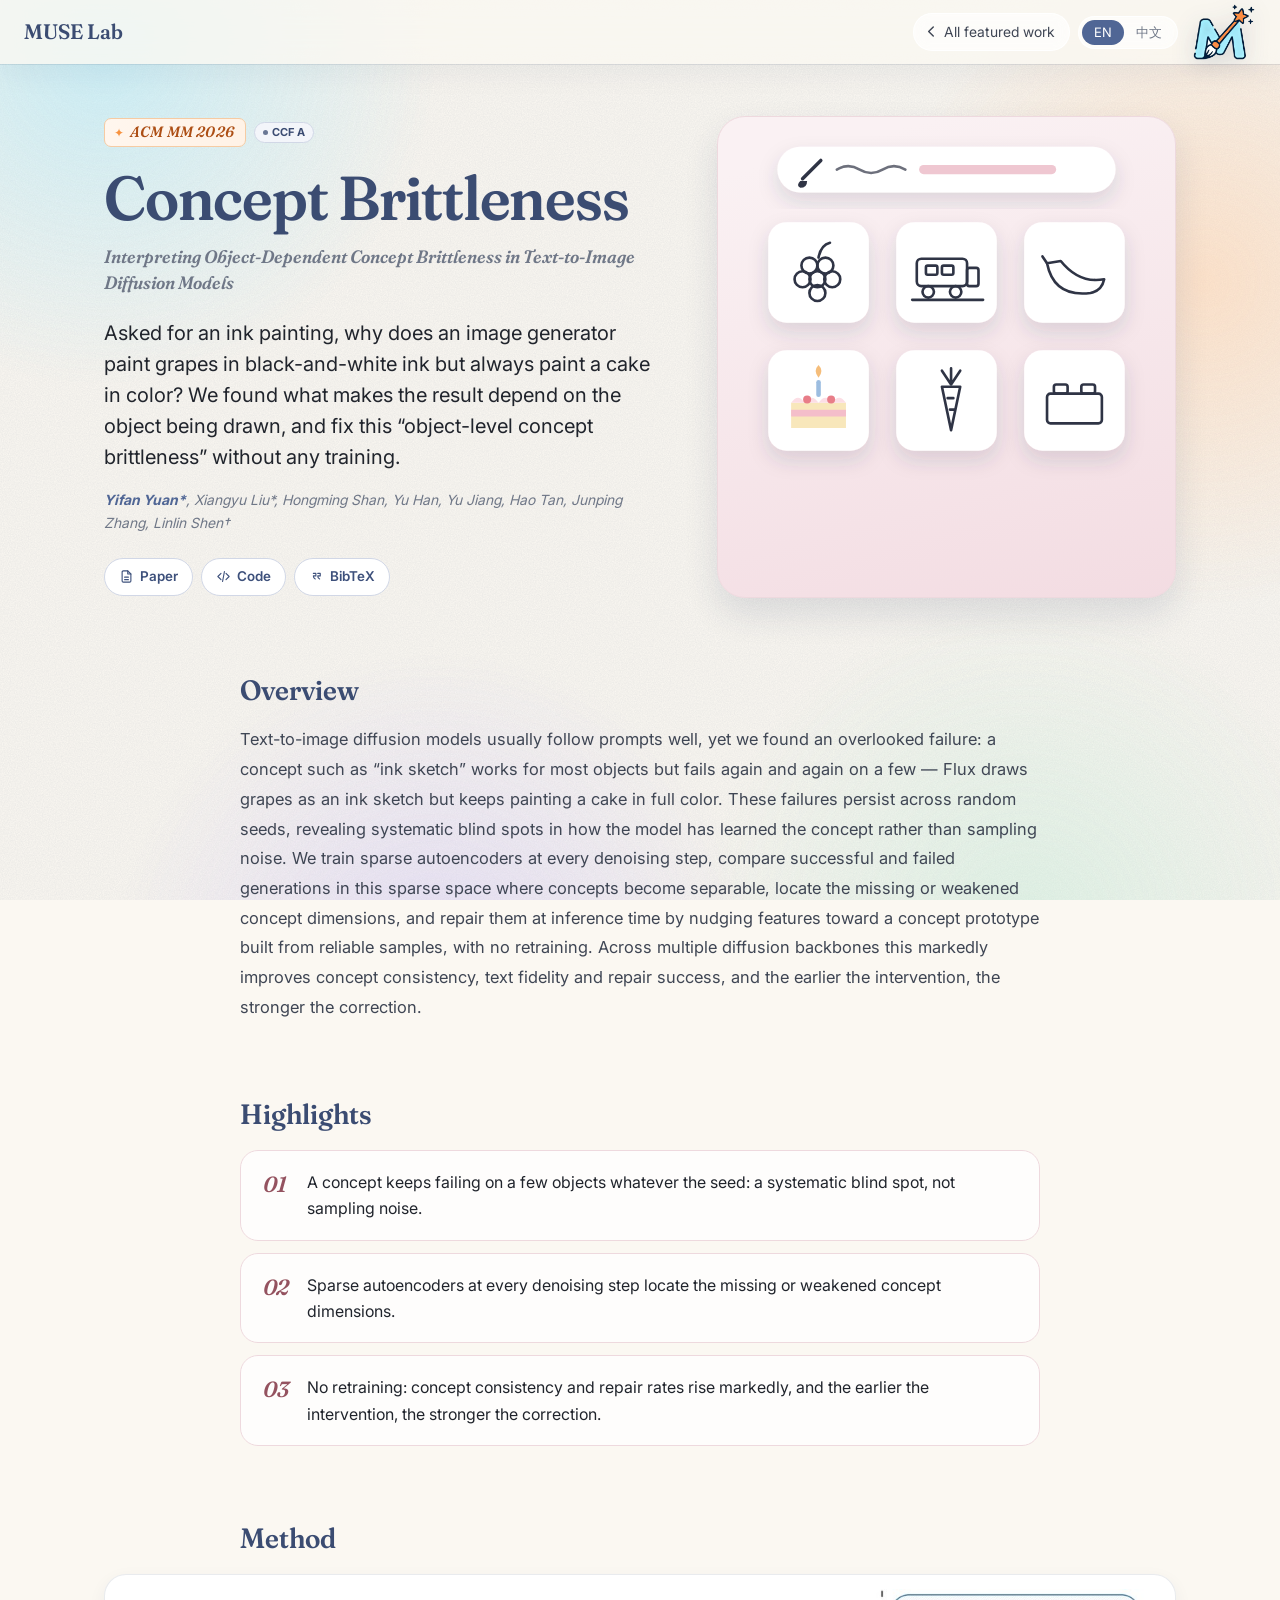
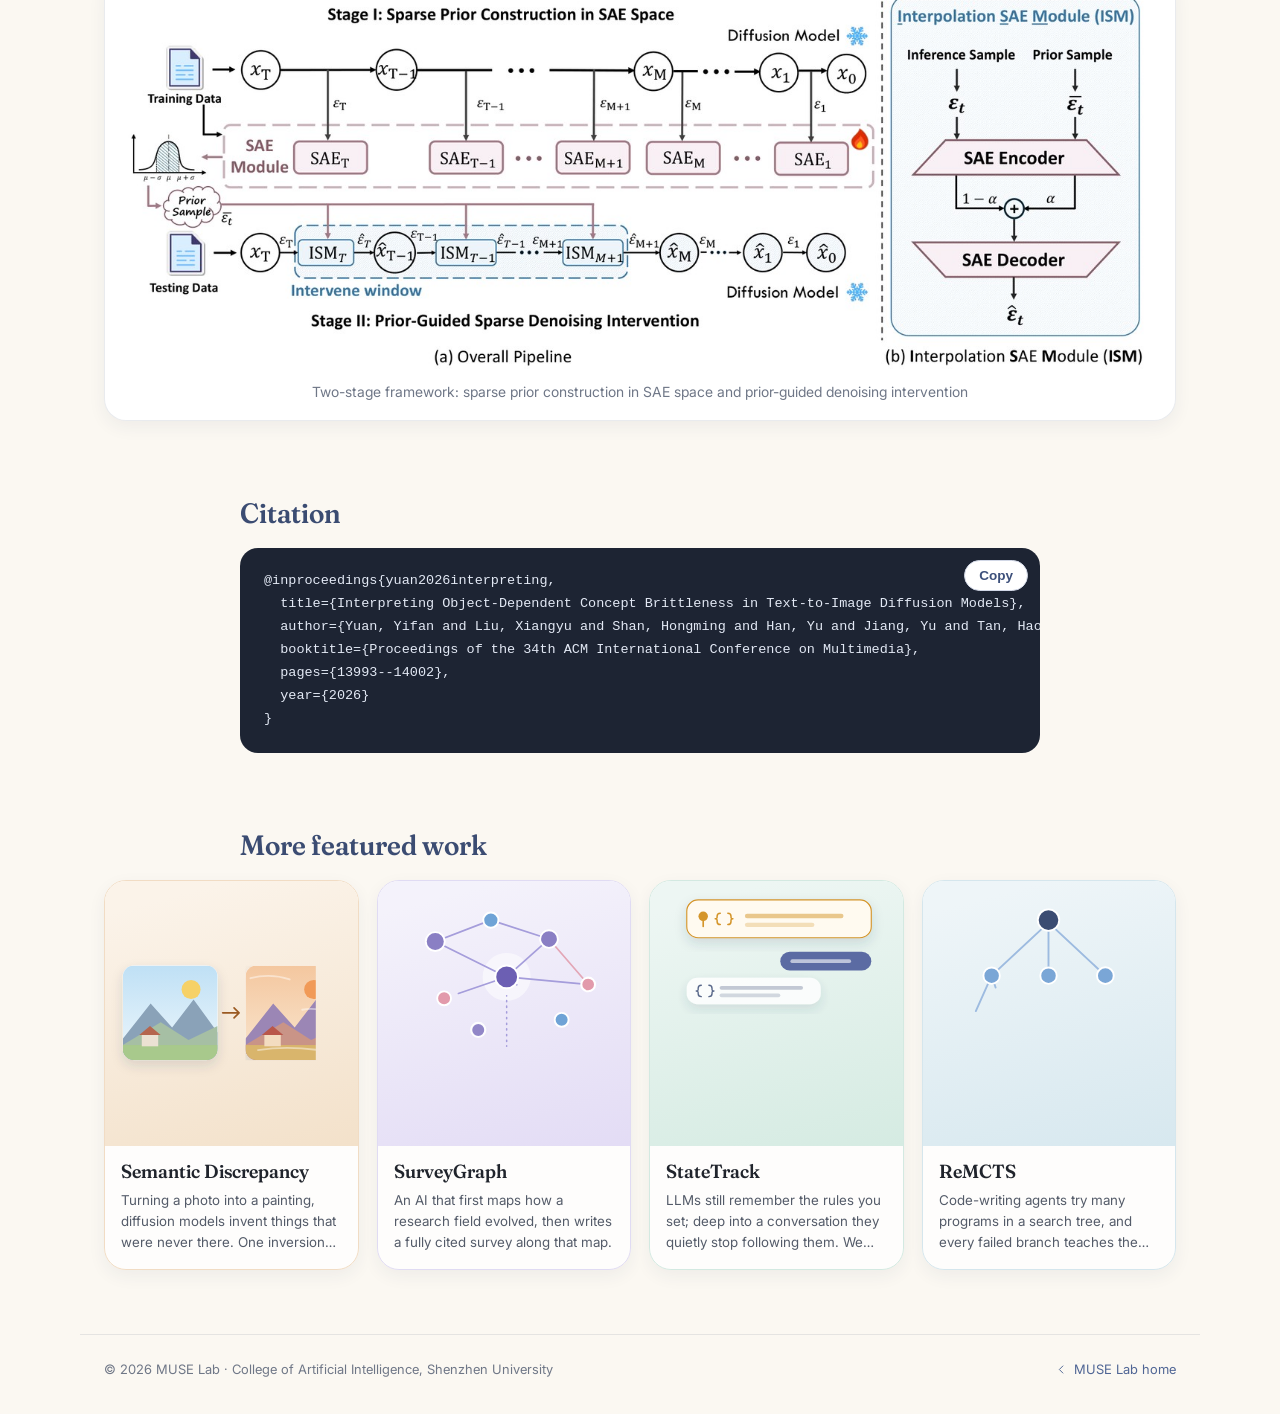
<file: lab/projects/concept-brittleness/index.html>
<!DOCTYPE html>
<html lang="en" class="lang-en">
<head>
  <meta charset="utf-8">
  <meta name="viewport" content="width=device-width, initial-scale=1">
  <title>Concept Brittleness · MUSE Lab</title>
  <script>
    /* the language before first paint, as on the lab page: ?lang= → saved choice → browser language */
    (function () {
      var d = document.documentElement, l = null;
      try { l = new URLSearchParams(location.search).get("lang"); } catch (e) {}
      if (l !== "zh" && l !== "en") { try { l = localStorage.getItem("lang"); } catch (e) {} }
      if (l !== "zh" && l !== "en") { l = /^zh/i.test(navigator.language || "") ? "zh" : "en"; }
      d.className = "js lang-" + l;
      d.lang = l === "zh" ? "zh-CN" : "en";
    })();
  </script>
  <meta name="description" content="Asked for an ink painting, why does an image generator paint grapes in black-and-white ink but always paint a cake in color? We found what makes the result depend on the object being drawn, and fix this “object-level concept brittleness” without any training.">
  <link rel="canonical" href="https://yifanyuan.com/lab/projects/concept-brittleness/">
  <meta property="og:type" content="article">
  <meta property="og:site_name" content="MUSE Lab">
  <meta property="og:title" content="Concept Brittleness · MUSE Lab">
  <meta property="og:description" content="Asked for an ink painting, why does an image generator paint grapes in black-and-white ink but always paint a cake in color? We found what makes the result depend on the object being drawn, and fix this “object-level concept brittleness” without any training.">
  <meta property="og:url" content="https://yifanyuan.com/lab/projects/concept-brittleness/">
  <meta property="og:image" content="https://yifanyuan.com/images/papers/concept-brittleness.jpg">
  <meta name="theme-color" content="#fbf8f2">
  <link rel="icon" type="image/png" href="../../../images/muse-favicon.png">
  <link rel="preload" href="../../../assets/fonts/inter-latin.woff2" as="font" type="font/woff2" crossorigin>
  <link rel="preload" href="../../../assets/fonts/fraunces-semibold.woff2" as="font" type="font/woff2" crossorigin>
  <link rel="stylesheet" href="../../lab.css">
</head>
<body class="project-page">
  <svg xmlns="http://www.w3.org/2000/svg" style="display: none">
    <symbol id="i-paper" viewBox="0 0 24 24"><path d="M14 3H7a2 2 0 0 0-2 2v14a2 2 0 0 0 2 2h10a2 2 0 0 0 2-2V8z"/><path d="M14 3v5h5"/><path d="M9 13h6"/><path d="M9 17h6"/></symbol>
    <symbol id="i-code" viewBox="0 0 24 24"><path d="m8 7-5 5 5 5"/><path d="m16 7 5 5-5 5"/><path d="m13.5 4-3 16"/></symbol>
    <symbol id="i-globe" viewBox="0 0 24 24"><circle cx="12" cy="12" r="9"/><path d="M3 12h18"/><path d="M12 3a14 14 0 0 1 0 18"/><path d="M12 3a14 14 0 0 0 0 18"/></symbol>
    <symbol id="i-quote" viewBox="0 0 24 24"><path d="M7 7h4v4H7c0 3 1 4 3 5"/><path d="M14 7h4v4h-4c0 3 1 4 3 5"/></symbol>
    <symbol id="i-prev" viewBox="0 0 24 24"><path d="m14.5 5.5-6.5 6.5 6.5 6.5"/></symbol>
  </svg>
  <!-- Generated from data/lab.json ("projects") and data/publications.json by admin/render.js, like the
       lab page: run `node tools/render_site.js`, or publish from the page editor; hand edits are overwritten. -->

  <div class="washes" aria-hidden="true"><span class="wash w1"></span><span class="wash w2"></span><span class="wash w3"></span><span class="wash w4"></span></div>

  <header class="bar is-scrolled">
    <a class="brand" href="../../"><img src="../../../images/muse-logo.png" width="480" height="435" alt=""><span>MUSE Lab</span></a>
    <div class="tools">
      <a class="bar__back" href="../../#work"><svg class="icon" aria-hidden="true"><use href="#i-prev"/></svg><span class="en">All featured work</span><span class="zh">全部代表作</span></a>
      <div class="lang-switch" role="group" aria-label="Language / 语言">
        <button type="button" data-set-lang="en" lang="en">EN</button>
        <button type="button" data-set-lang="zh" lang="zh-CN">中文</button>
      </div>
      <a class="corner-logo" href="../../"><img src="../../../images/muse-logo.png" width="480" height="435" alt="MUSE Lab"></a>
    </div>
  </header>

  <main class="project tone-pink" id="content">
    <section class="project__hero">
      <div class="project__intro">
        <p class="project__venue"><span class="pub-venue">ACM MM 2026</span><span class="pub-badge">CCF A</span></p>
        <h1 class="project__title">Concept Brittleness</h1>
        <p class="project__paper">Interpreting Object-Dependent Concept Brittleness in Text-to-Image Diffusion Models</p>
        <p class="project__blurb en">Asked for an ink painting, why does an image generator paint grapes in black-and-white ink but always paint a cake in color? We found what makes the result depend on the object being drawn, and fix this “object-level concept brittleness” without any training.</p>
        <p class="project__blurb zh">同样画一幅水墨画，为什么图像生成模型能把葡萄画成黑白水墨色，而却把蛋糕始终画成彩色的？我们找到了这种因为画的物体不同而产生差异的原因，无需训练即可修正这种“物体级的概念脆弱性”。</p>
        <p class="project__authors"><span class="me">Yifan Yuan*</span>, Xiangyu Liu*, Hongming Shan, Yu Han, Yu Jiang, Hao Tan, Junping Zhang, Linlin Shen†</p>
        <p class="project__links"><a href="https://dl.acm.org/doi/10.1145/3767308.3835084" target="_blank" rel="noopener" class="pbtn"><svg class="icon" aria-hidden="true"><use href="#i-paper"/></svg><span>Paper</span></a><a href="https://github.com/MUSE-AI-Lab/Concept-Brittleness" target="_blank" rel="noopener" class="pbtn"><svg class="icon" aria-hidden="true"><use href="#i-code"/></svg><span>Code</span></a><a class="pbtn" href="#cite"><svg class="icon" aria-hidden="true"><use href="#i-quote"/></svg><span>BibTeX</span></a></p>
      </div>
      <div class="project__visual"><img src="../../../images/work/concept-brittleness.svg" alt=""></div>
    </section>

    <section class="project__section">
      <h2 class="project__h"><span class="en">Overview</span><span class="zh">概览</span></h2>
      <p class="project__text en">Text-to-image diffusion models usually follow prompts well, yet we found an overlooked failure: a concept such as “ink sketch” works for most objects but fails again and again on a few — Flux draws grapes as an ink sketch but keeps painting a cake in full color. These failures persist across random seeds, revealing systematic blind spots in how the model has learned the concept rather than sampling noise. We train sparse autoencoders at every denoising step, compare successful and failed generations in this sparse space where concepts become separable, locate the missing or weakened concept dimensions, and repair them at inference time by nudging features toward a concept prototype built from reliable samples, with no retraining. Across multiple diffusion backbones this markedly improves concept consistency, text fidelity and repair success, and the earlier the intervention, the stronger the correction.</p>
      <p class="project__text zh">文生图模型通常能很好地按提示词作画，但我们发现了一种被忽视的失败：同一个概念（如“水墨素描”）用在大多数物体上都没问题，却在少数物体上反复失败——Flux 能把“葡萄”画成水墨素描，“蛋糕”却总是彩色的。这类失败换随机种子也照样出现，说明模型对概念的掌握存在系统性盲区，而不是偶然的采样噪声。我们在去噪的每一步训练稀疏自编码器，在这个概念更易区分的稀疏空间里对比成功与失败的生成，找出缺失或减弱的概念维度，再在推理时把特征向由可靠样本构建的概念原型轻量插值，无需重新训练即可修复。在多种主流扩散模型上，概念一致性、文本忠实度和修复成功率都显著提升，而且越早干预、纠正效果越好。</p>
    </section>

    <section class="project__section">
      <h2 class="project__h"><span class="en">Highlights</span><span class="zh">要点</span></h2>
      <ol class="project__points">
        <li><span class="en">A concept keeps failing on a few objects whatever the seed: a systematic blind spot, not sampling noise.</span><span class="zh">同一个概念在少数物体上反复失败，换随机种子也一样：这是系统性盲区，而不是采样噪声。</span></li>
        <li><span class="en">Sparse autoencoders at every denoising step locate the missing or weakened concept dimensions.</span><span class="zh">在去噪的每一步训练稀疏自编码器，定位缺失或减弱的概念维度。</span></li>
        <li><span class="en">No retraining: concept consistency and repair rates rise markedly, and the earlier the intervention, the stronger the correction.</span><span class="zh">无需重新训练，概念一致性和修复成功率显著提升，而且越早干预、纠正效果越好。</span></li>
      </ol>
    </section>

    <section class="project__section project__section--wide">
      <h2 class="project__h"><span class="en">Method</span><span class="zh">方法</span></h2>
      <figure class="project__figure"><a href="../../../images/papers/concept-brittleness.jpg" target="_blank" rel="noopener"><img src="../../../images/papers/concept-brittleness.jpg" width="1400" height="511" loading="lazy" alt="Two-stage framework: sparse prior construction in SAE space and prior-guided denoising intervention"></a><figcaption>Two-stage framework: sparse prior construction in SAE space and prior-guided denoising intervention</figcaption></figure>
    </section>

    <section class="project__section" id="cite">
      <h2 class="project__h"><span class="en">Citation</span><span class="zh">引用</span></h2>
      <div class="project__bib"><pre><code>@inproceedings{yuan2026interpreting,
  title={Interpreting Object-Dependent Concept Brittleness in Text-to-Image Diffusion Models},
  author={Yuan, Yifan and Liu, Xiangyu and Shan, Hongming and Han, Yu and Jiang, Yu and Tan, Hao and Zhang, Junping and Shen, Linlin},
  booktitle={Proceedings of the 34th ACM International Conference on Multimedia},
  pages={13993--14002},
  year={2026}
}</code></pre><button type="button" class="pbtn project__copy" data-copy><span class="en">Copy</span><span class="zh">复制</span></button></div>
    </section>

    <section class="project__section project__section--wide">
      <h2 class="project__h"><span class="en">More featured work</span><span class="zh">更多代表作</span></h2>
      <div class="project__more">
        <a class="pcard tone-sand" href="../semantic-discrepancy/"><span class="pcard__visual"><img src="../../../images/work/semantic-discrepancy.svg" alt="" loading="lazy"></span><span class="pcard__name">Semantic Discrepancy</span><span class="pcard__blurb"><span class="en">Turning a photo into a painting, diffusion models invent things that were never there. One inversion step fixes it.</span><span class="zh">照片转油画时，模型会凭空“脑补”原图里没有的东西。一步反演就能修正。</span></span></a>
        <a class="pcard tone-lavender" href="../surveygraph/"><span class="pcard__visual"><img src="../../../images/work/surveygraph.svg" alt="" loading="lazy"></span><span class="pcard__name">SurveyGraph</span><span class="pcard__blurb"><span class="en">An AI that first maps how a research field evolved, then writes a fully cited survey along that map.</span><span class="zh">让 AI 先画出一个领域的“方法—实体”知识图谱，再沿着它写出一篇有据可查的学术综述。</span></span></a>
        <a class="pcard tone-mint" href="../statetrack/"><span class="pcard__visual"><img src="../../../images/work/statetrack.svg" alt="" loading="lazy"></span><span class="pcard__name">StateTrack</span><span class="pcard__blurb"><span class="en">LLMs still remember the rules you set; deep into a conversation they quietly stop following them. We found this collapse and measured it.</span><span class="zh">大模型还记得你定下的规则，却在长对话里悄悄不再遵守。我们发现并量化了这种“状态崩塌”。</span></span></a>
        <a class="pcard tone-blue" href="../remcts/"><span class="pcard__visual"><img src="../../../images/work/remcts.svg" alt="" loading="lazy"></span><span class="pcard__name">ReMCTS</span><span class="pcard__blurb"><span class="en">Code-writing agents try many programs in a search tree, and every failed branch teaches the others.</span><span class="zh">写代码的智能体在一棵搜索树上多路尝试，失败分支的经验会分享给其他分支，少走弯路。</span></span></a>
      </div>
    </section>
  </main>

  <footer class="foot">
    <p>© 2026 MUSE Lab · <span class="en">College of Artificial Intelligence, Shenzhen University</span><span class="zh">深圳大学人工智能学院</span></p>
    <a class="to-top" href="../../"><svg class="icon" aria-hidden="true"><use href="#i-prev"/></svg><span class="en">MUSE Lab home</span><span class="zh">实验室主页</span></a>
  </footer>

  <script>
    /* the language switch (one choice for the whole lab site) and copying the citation */
    (function () {
      var root = document.documentElement;
      [].forEach.call(document.querySelectorAll("[data-set-lang]"), function (b) {
        b.addEventListener("click", function () {
          var l = b.getAttribute("data-set-lang");
          root.classList.remove("lang-en", "lang-zh");
          root.classList.add("lang-" + l);
          root.lang = l === "zh" ? "zh-CN" : "en";
          try { localStorage.setItem("lang", l); } catch (e) {}
        });
      });
      var copy = document.querySelector("[data-copy]");
      if (copy && navigator.clipboard) {
        copy.addEventListener("click", function () {
          navigator.clipboard.writeText(document.querySelector(".project__bib code").textContent).then(function () {
            copy.classList.add("is-done");
            setTimeout(function () { copy.classList.remove("is-done"); }, 1600);
          });
        });
      }
    })();
  </script>
  <!-- Statcounter (project 13365820): visits, visitor IPs and a visitor map at statcounter.com -->
  <script>
    var sc_project = 13365820;
    var sc_invisible = 1;
    var sc_security = "bf63664a";
  </script>
  <script src="https://www.statcounter.com/counter/counter.js" async></script>
  <noscript><div class="statcounter"><a title="Web Analytics" href="https://statcounter.com/" target="_blank"><img class="statcounter" src="https://c.statcounter.com/13365820/0/bf63664a/1/" alt="Web Analytics" referrerPolicy="no-referrer-when-downgrade"></a></div></noscript>
</body>
</html>
</file>
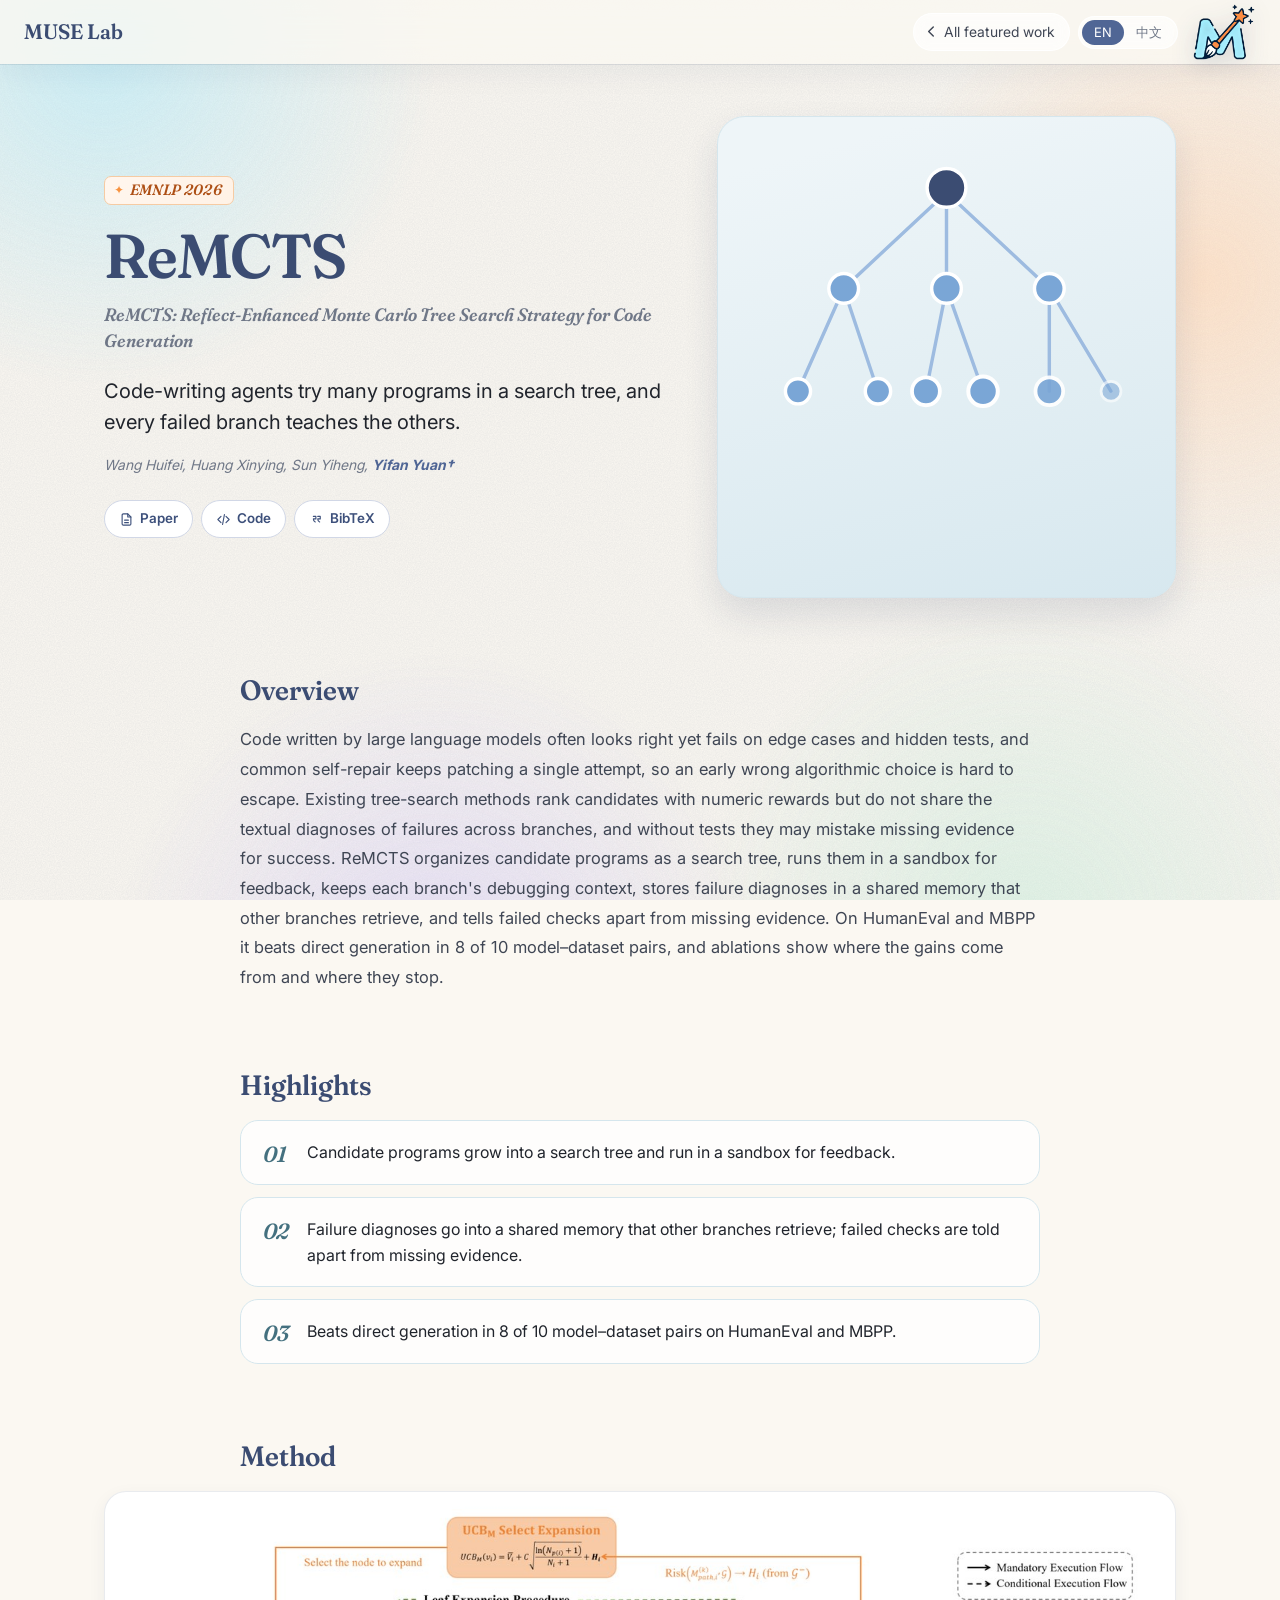
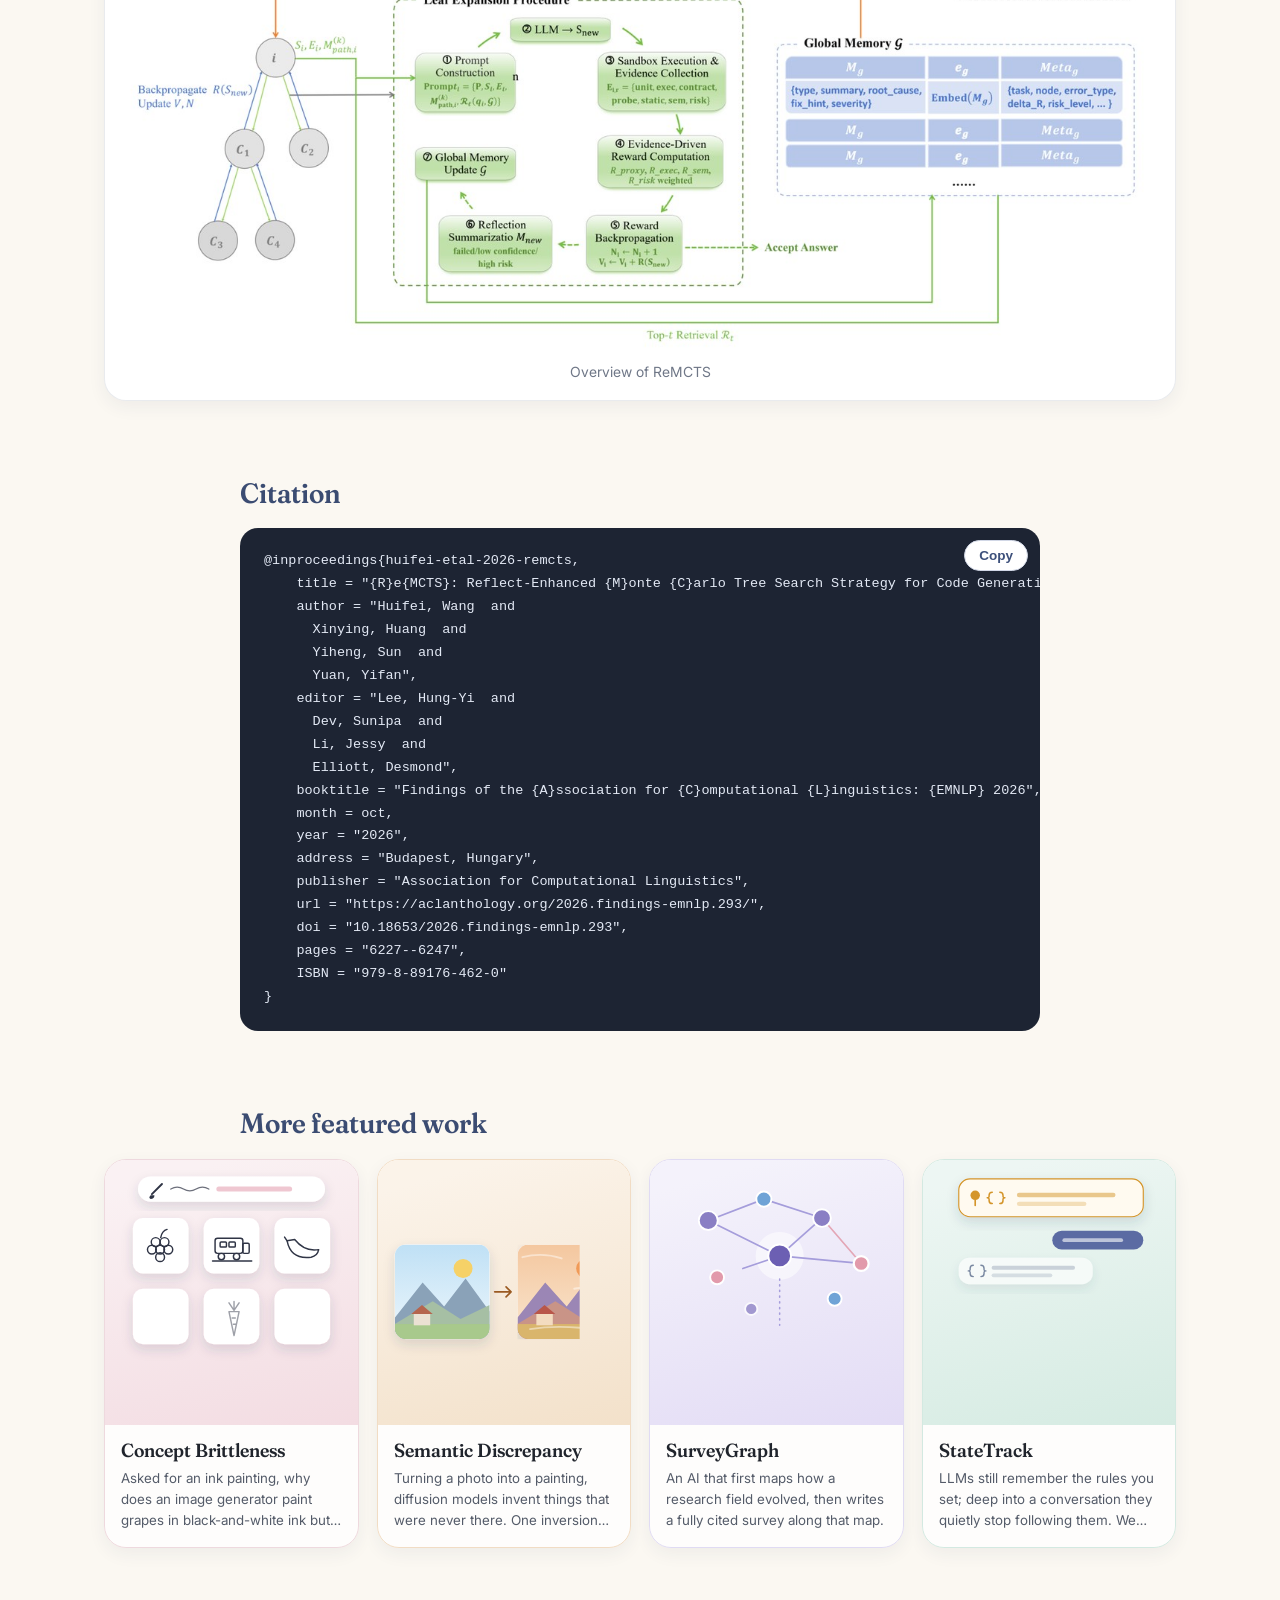
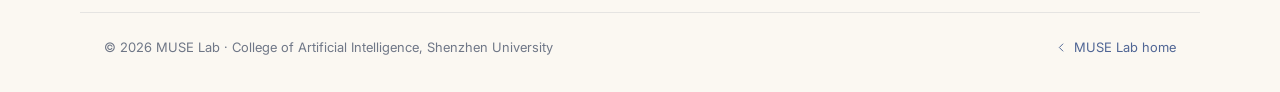
<file: lab/projects/remcts/index.html>
<!DOCTYPE html>
<html lang="en" class="lang-en">
<head>
  <meta charset="utf-8">
  <meta name="viewport" content="width=device-width, initial-scale=1">
  <title>ReMCTS · MUSE Lab</title>
  <script>
    /* the language before first paint, as on the lab page: ?lang= → saved choice → browser language */
    (function () {
      var d = document.documentElement, l = null;
      try { l = new URLSearchParams(location.search).get("lang"); } catch (e) {}
      if (l !== "zh" && l !== "en") { try { l = localStorage.getItem("lang"); } catch (e) {} }
      if (l !== "zh" && l !== "en") { l = /^zh/i.test(navigator.language || "") ? "zh" : "en"; }
      d.className = "js lang-" + l;
      d.lang = l === "zh" ? "zh-CN" : "en";
    })();
  </script>
  <meta name="description" content="Code-writing agents try many programs in a search tree, and every failed branch teaches the others.">
  <link rel="canonical" href="https://yifanyuan.com/lab/projects/remcts/">
  <meta property="og:type" content="article">
  <meta property="og:site_name" content="MUSE Lab">
  <meta property="og:title" content="ReMCTS · MUSE Lab">
  <meta property="og:description" content="Code-writing agents try many programs in a search tree, and every failed branch teaches the others.">
  <meta property="og:url" content="https://yifanyuan.com/lab/projects/remcts/">
  <meta property="og:image" content="https://yifanyuan.com/images/papers/remcts.jpg">
  <meta name="theme-color" content="#fbf8f2">
  <link rel="icon" type="image/png" href="../../../images/muse-favicon.png">
  <link rel="preload" href="../../../assets/fonts/inter-latin.woff2" as="font" type="font/woff2" crossorigin>
  <link rel="preload" href="../../../assets/fonts/fraunces-semibold.woff2" as="font" type="font/woff2" crossorigin>
  <link rel="stylesheet" href="../../lab.css">
</head>
<body class="project-page">
  <svg xmlns="http://www.w3.org/2000/svg" style="display: none">
    <symbol id="i-paper" viewBox="0 0 24 24"><path d="M14 3H7a2 2 0 0 0-2 2v14a2 2 0 0 0 2 2h10a2 2 0 0 0 2-2V8z"/><path d="M14 3v5h5"/><path d="M9 13h6"/><path d="M9 17h6"/></symbol>
    <symbol id="i-code" viewBox="0 0 24 24"><path d="m8 7-5 5 5 5"/><path d="m16 7 5 5-5 5"/><path d="m13.5 4-3 16"/></symbol>
    <symbol id="i-globe" viewBox="0 0 24 24"><circle cx="12" cy="12" r="9"/><path d="M3 12h18"/><path d="M12 3a14 14 0 0 1 0 18"/><path d="M12 3a14 14 0 0 0 0 18"/></symbol>
    <symbol id="i-quote" viewBox="0 0 24 24"><path d="M7 7h4v4H7c0 3 1 4 3 5"/><path d="M14 7h4v4h-4c0 3 1 4 3 5"/></symbol>
    <symbol id="i-prev" viewBox="0 0 24 24"><path d="m14.5 5.5-6.5 6.5 6.5 6.5"/></symbol>
  </svg>
  <!-- Generated from data/lab.json ("projects") and data/publications.json by admin/render.js, like the
       lab page: run `node tools/render_site.js`, or publish from the page editor; hand edits are overwritten. -->

  <div class="washes" aria-hidden="true"><span class="wash w1"></span><span class="wash w2"></span><span class="wash w3"></span><span class="wash w4"></span></div>

  <header class="bar is-scrolled">
    <a class="brand" href="../../"><img src="../../../images/muse-logo.png" width="480" height="435" alt=""><span>MUSE Lab</span></a>
    <div class="tools">
      <a class="bar__back" href="../../#work"><svg class="icon" aria-hidden="true"><use href="#i-prev"/></svg><span class="en">All featured work</span><span class="zh">全部代表作</span></a>
      <div class="lang-switch" role="group" aria-label="Language / 语言">
        <button type="button" data-set-lang="en" lang="en">EN</button>
        <button type="button" data-set-lang="zh" lang="zh-CN">中文</button>
      </div>
      <a class="corner-logo" href="../../"><img src="../../../images/muse-logo.png" width="480" height="435" alt="MUSE Lab"></a>
    </div>
  </header>

  <main class="project tone-blue" id="content">
    <section class="project__hero">
      <div class="project__intro">
        <p class="project__venue"><span class="pub-venue">EMNLP 2026</span></p>
        <h1 class="project__title">ReMCTS</h1>
        <p class="project__paper">ReMCTS: Reflect-Enhanced Monte Carlo Tree Search Strategy for Code Generation</p>
        <p class="project__blurb en">Code-writing agents try many programs in a search tree, and every failed branch teaches the others.</p>
        <p class="project__blurb zh">写代码的智能体在一棵搜索树上多路尝试，失败分支的经验会分享给其他分支，少走弯路。</p>
        <p class="project__authors">Wang Huifei, Huang Xinying, Sun Yiheng, <span class="me">Yifan Yuan†</span></p>
        <p class="project__links"><a href="https://aclanthology.org/2026.findings-emnlp.293/" target="_blank" rel="noopener" class="pbtn"><svg class="icon" aria-hidden="true"><use href="#i-paper"/></svg><span>Paper</span></a><a href="https://github.com/MUSE-AI-Lab/ReMCTS" target="_blank" rel="noopener" class="pbtn"><svg class="icon" aria-hidden="true"><use href="#i-code"/></svg><span>Code</span></a><a class="pbtn" href="#cite"><svg class="icon" aria-hidden="true"><use href="#i-quote"/></svg><span>BibTeX</span></a></p>
      </div>
      <div class="project__visual"><img src="../../../images/work/remcts.svg" alt=""></div>
    </section>

    <section class="project__section">
      <h2 class="project__h"><span class="en">Overview</span><span class="zh">概览</span></h2>
      <p class="project__text en">Code written by large language models often looks right yet fails on edge cases and hidden tests, and common self-repair keeps patching a single attempt, so an early wrong algorithmic choice is hard to escape. Existing tree-search methods rank candidates with numeric rewards but do not share the textual diagnoses of failures across branches, and without tests they may mistake missing evidence for success. ReMCTS organizes candidate programs as a search tree, runs them in a sandbox for feedback, keeps each branch's debugging context, stores failure diagnoses in a shared memory that other branches retrieve, and tells failed checks apart from missing evidence. On HumanEval and MBPP it beats direct generation in 8 of 10 model–dataset pairs, and ablations show where the gains come from and where they stop.</p>
      <p class="project__text zh">大模型写的代码常常“看起来对”，却在边界条件或隐藏测试上出错；常见的自我修复只沿着一次尝试反复打补丁，一旦最初的算法思路错了就很难跳出来。已有的树搜索方法又主要依赖数值奖励，失败时的文字诊断没法分享给其他分支，在没有测试用例时还容易把“缺少证据”误当成“通过”。ReMCTS 把多个候选程序组织成一棵搜索树，在沙箱里执行获取反馈，保留每条分支的调试上下文，把失败经验存入全局记忆供其他分支检索复用，并区分“检查未通过”和“证据不足”。在 HumanEval 和 MBPP 上，ReMCTS 在 10 组模型—数据集组合中有 8 组优于直接生成，消融实验也厘清了收益的来源与边界。</p>
    </section>

    <section class="project__section">
      <h2 class="project__h"><span class="en">Highlights</span><span class="zh">要点</span></h2>
      <ol class="project__points">
        <li><span class="en">Candidate programs grow into a search tree and run in a sandbox for feedback.</span><span class="zh">把多个候选程序组织成搜索树，在沙箱里执行获取反馈。</span></li>
        <li><span class="en">Failure diagnoses go into a shared memory that other branches retrieve; failed checks are told apart from missing evidence.</span><span class="zh">失败诊断写进全局记忆，供其他分支检索复用，并区分“检查未通过”和“证据不足”。</span></li>
        <li><span class="en">Beats direct generation in 8 of 10 model–dataset pairs on HumanEval and MBPP.</span><span class="zh">在 HumanEval 和 MBPP 上，10 组模型—数据集组合中有 8 组优于直接生成。</span></li>
      </ol>
    </section>

    <section class="project__section project__section--wide">
      <h2 class="project__h"><span class="en">Method</span><span class="zh">方法</span></h2>
      <figure class="project__figure"><a href="../../../images/papers/remcts.jpg" target="_blank" rel="noopener"><img src="../../../images/papers/remcts.jpg" width="1400" height="595" loading="lazy" alt="Overview of ReMCTS"></a><figcaption>Overview of ReMCTS</figcaption></figure>
    </section>

    <section class="project__section" id="cite">
      <h2 class="project__h"><span class="en">Citation</span><span class="zh">引用</span></h2>
      <div class="project__bib"><pre><code>@inproceedings{huifei-etal-2026-remcts,
    title = "{R}e{MCTS}: Reflect-Enhanced {M}onte {C}arlo Tree Search Strategy for Code Generation",
    author = "Huifei, Wang  and
      Xinying, Huang  and
      Yiheng, Sun  and
      Yuan, Yifan",
    editor = "Lee, Hung-Yi  and
      Dev, Sunipa  and
      Li, Jessy  and
      Elliott, Desmond",
    booktitle = "Findings of the {A}ssociation for {C}omputational {L}inguistics: {EMNLP} 2026",
    month = oct,
    year = "2026",
    address = "Budapest, Hungary",
    publisher = "Association for Computational Linguistics",
    url = "https://aclanthology.org/2026.findings-emnlp.293/",
    doi = "10.18653/2026.findings-emnlp.293",
    pages = "6227--6247",
    ISBN = "979-8-89176-462-0"
}</code></pre><button type="button" class="pbtn project__copy" data-copy><span class="en">Copy</span><span class="zh">复制</span></button></div>
    </section>

    <section class="project__section project__section--wide">
      <h2 class="project__h"><span class="en">More featured work</span><span class="zh">更多代表作</span></h2>
      <div class="project__more">
        <a class="pcard tone-pink" href="../concept-brittleness/"><span class="pcard__visual"><img src="../../../images/work/concept-brittleness.svg" alt="" loading="lazy"></span><span class="pcard__name">Concept Brittleness</span><span class="pcard__blurb"><span class="en">Asked for an ink painting, why does an image generator paint grapes in black-and-white ink but always paint a cake in color? We found what makes the result depend on the object being drawn, and fix this “object-level concept brittleness” without any training.</span><span class="zh">同样画一幅水墨画，为什么图像生成模型能把葡萄画成黑白水墨色，而却把蛋糕始终画成彩色的？我们找到了这种因为画的物体不同而产生差异的原因，无需训练即可修正这种“物体级的概念脆弱性”。</span></span></a>
        <a class="pcard tone-sand" href="../semantic-discrepancy/"><span class="pcard__visual"><img src="../../../images/work/semantic-discrepancy.svg" alt="" loading="lazy"></span><span class="pcard__name">Semantic Discrepancy</span><span class="pcard__blurb"><span class="en">Turning a photo into a painting, diffusion models invent things that were never there. One inversion step fixes it.</span><span class="zh">照片转油画时，模型会凭空“脑补”原图里没有的东西。一步反演就能修正。</span></span></a>
        <a class="pcard tone-lavender" href="../surveygraph/"><span class="pcard__visual"><img src="../../../images/work/surveygraph.svg" alt="" loading="lazy"></span><span class="pcard__name">SurveyGraph</span><span class="pcard__blurb"><span class="en">An AI that first maps how a research field evolved, then writes a fully cited survey along that map.</span><span class="zh">让 AI 先画出一个领域的“方法—实体”知识图谱，再沿着它写出一篇有据可查的学术综述。</span></span></a>
        <a class="pcard tone-mint" href="../statetrack/"><span class="pcard__visual"><img src="../../../images/work/statetrack.svg" alt="" loading="lazy"></span><span class="pcard__name">StateTrack</span><span class="pcard__blurb"><span class="en">LLMs still remember the rules you set; deep into a conversation they quietly stop following them. We found this collapse and measured it.</span><span class="zh">大模型还记得你定下的规则，却在长对话里悄悄不再遵守。我们发现并量化了这种“状态崩塌”。</span></span></a>
      </div>
    </section>
  </main>

  <footer class="foot">
    <p>© 2026 MUSE Lab · <span class="en">College of Artificial Intelligence, Shenzhen University</span><span class="zh">深圳大学人工智能学院</span></p>
    <a class="to-top" href="../../"><svg class="icon" aria-hidden="true"><use href="#i-prev"/></svg><span class="en">MUSE Lab home</span><span class="zh">实验室主页</span></a>
  </footer>

  <script>
    /* the language switch (one choice for the whole lab site) and copying the citation */
    (function () {
      var root = document.documentElement;
      [].forEach.call(document.querySelectorAll("[data-set-lang]"), function (b) {
        b.addEventListener("click", function () {
          var l = b.getAttribute("data-set-lang");
          root.classList.remove("lang-en", "lang-zh");
          root.classList.add("lang-" + l);
          root.lang = l === "zh" ? "zh-CN" : "en";
          try { localStorage.setItem("lang", l); } catch (e) {}
        });
      });
      var copy = document.querySelector("[data-copy]");
      if (copy && navigator.clipboard) {
        copy.addEventListener("click", function () {
          navigator.clipboard.writeText(document.querySelector(".project__bib code").textContent).then(function () {
            copy.classList.add("is-done");
            setTimeout(function () { copy.classList.remove("is-done"); }, 1600);
          });
        });
      }
    })();
  </script>
  <!-- Statcounter (project 13365820): visits, visitor IPs and a visitor map at statcounter.com -->
  <script>
    var sc_project = 13365820;
    var sc_invisible = 1;
    var sc_security = "bf63664a";
  </script>
  <script src="https://www.statcounter.com/counter/counter.js" async></script>
  <noscript><div class="statcounter"><a title="Web Analytics" href="https://statcounter.com/" target="_blank"><img class="statcounter" src="https://c.statcounter.com/13365820/0/bf63664a/1/" alt="Web Analytics" referrerPolicy="no-referrer-when-downgrade"></a></div></noscript>
</body>
</html>
</file>
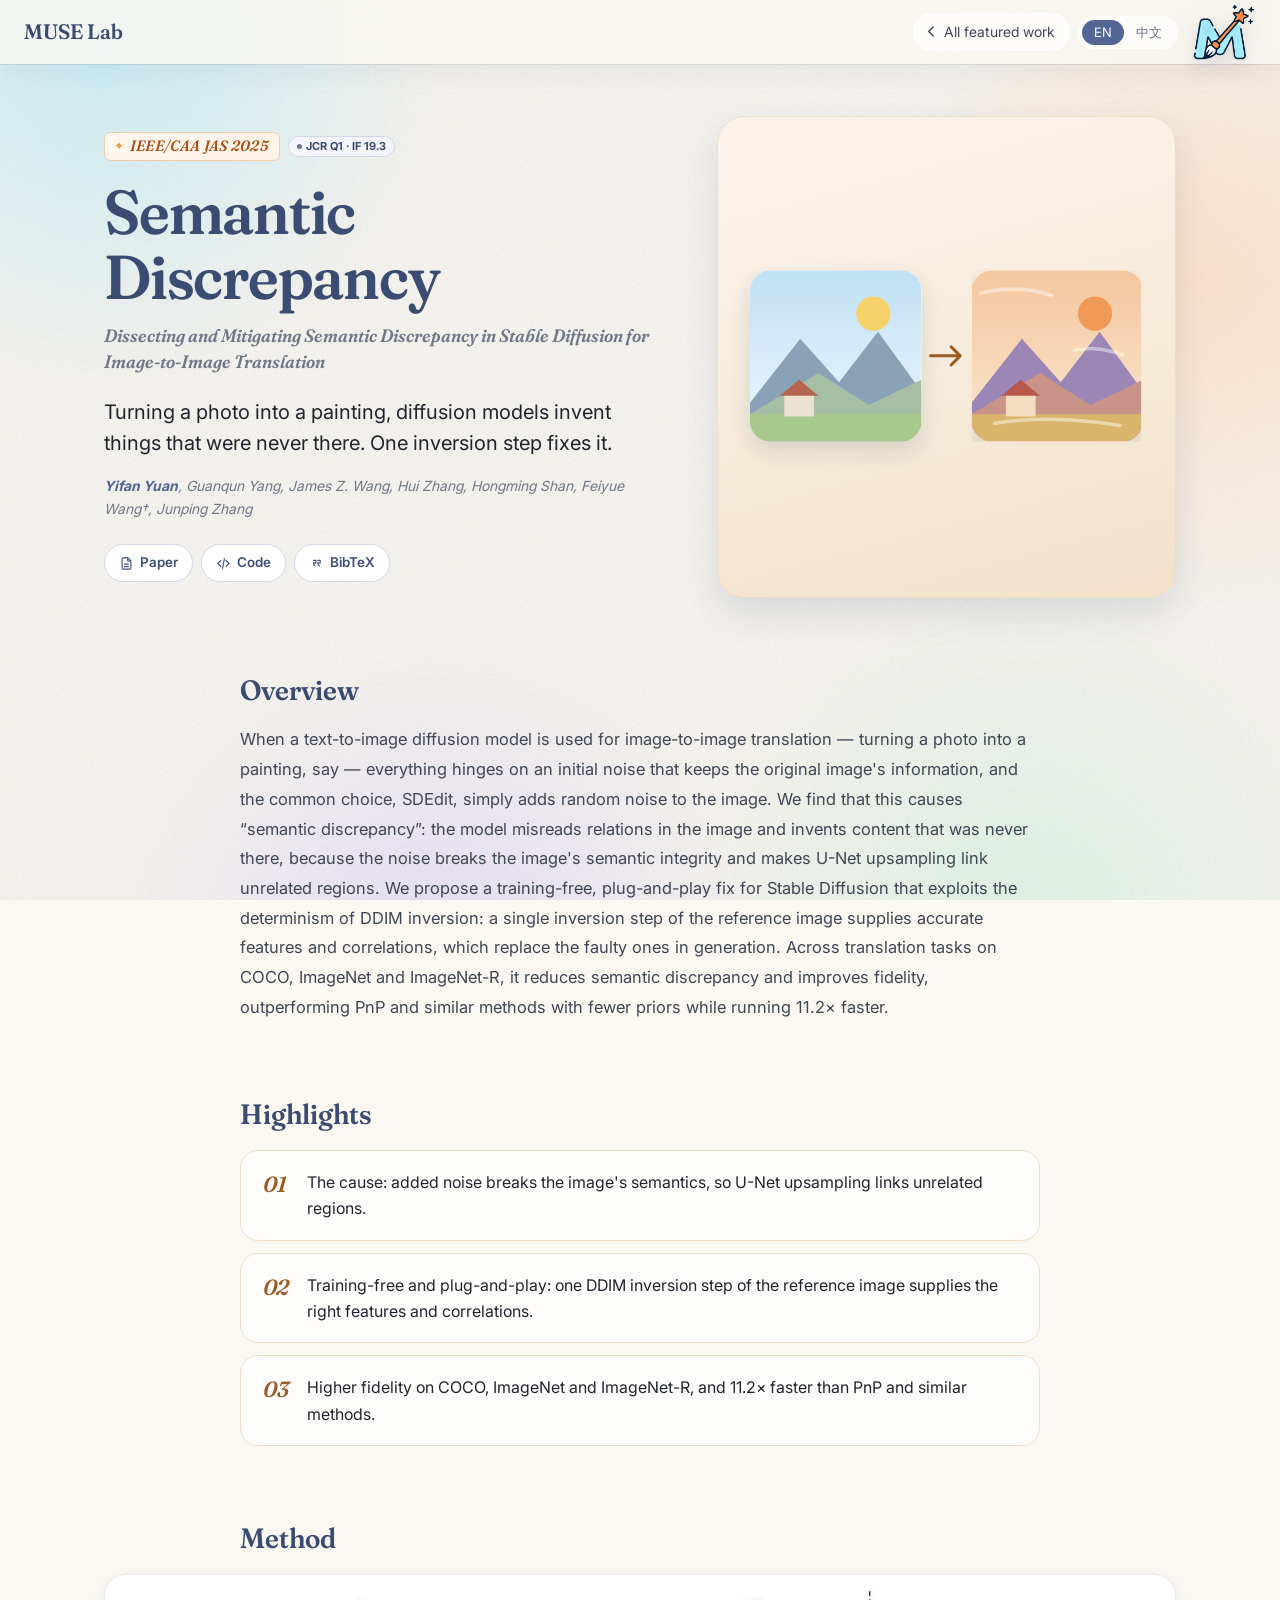
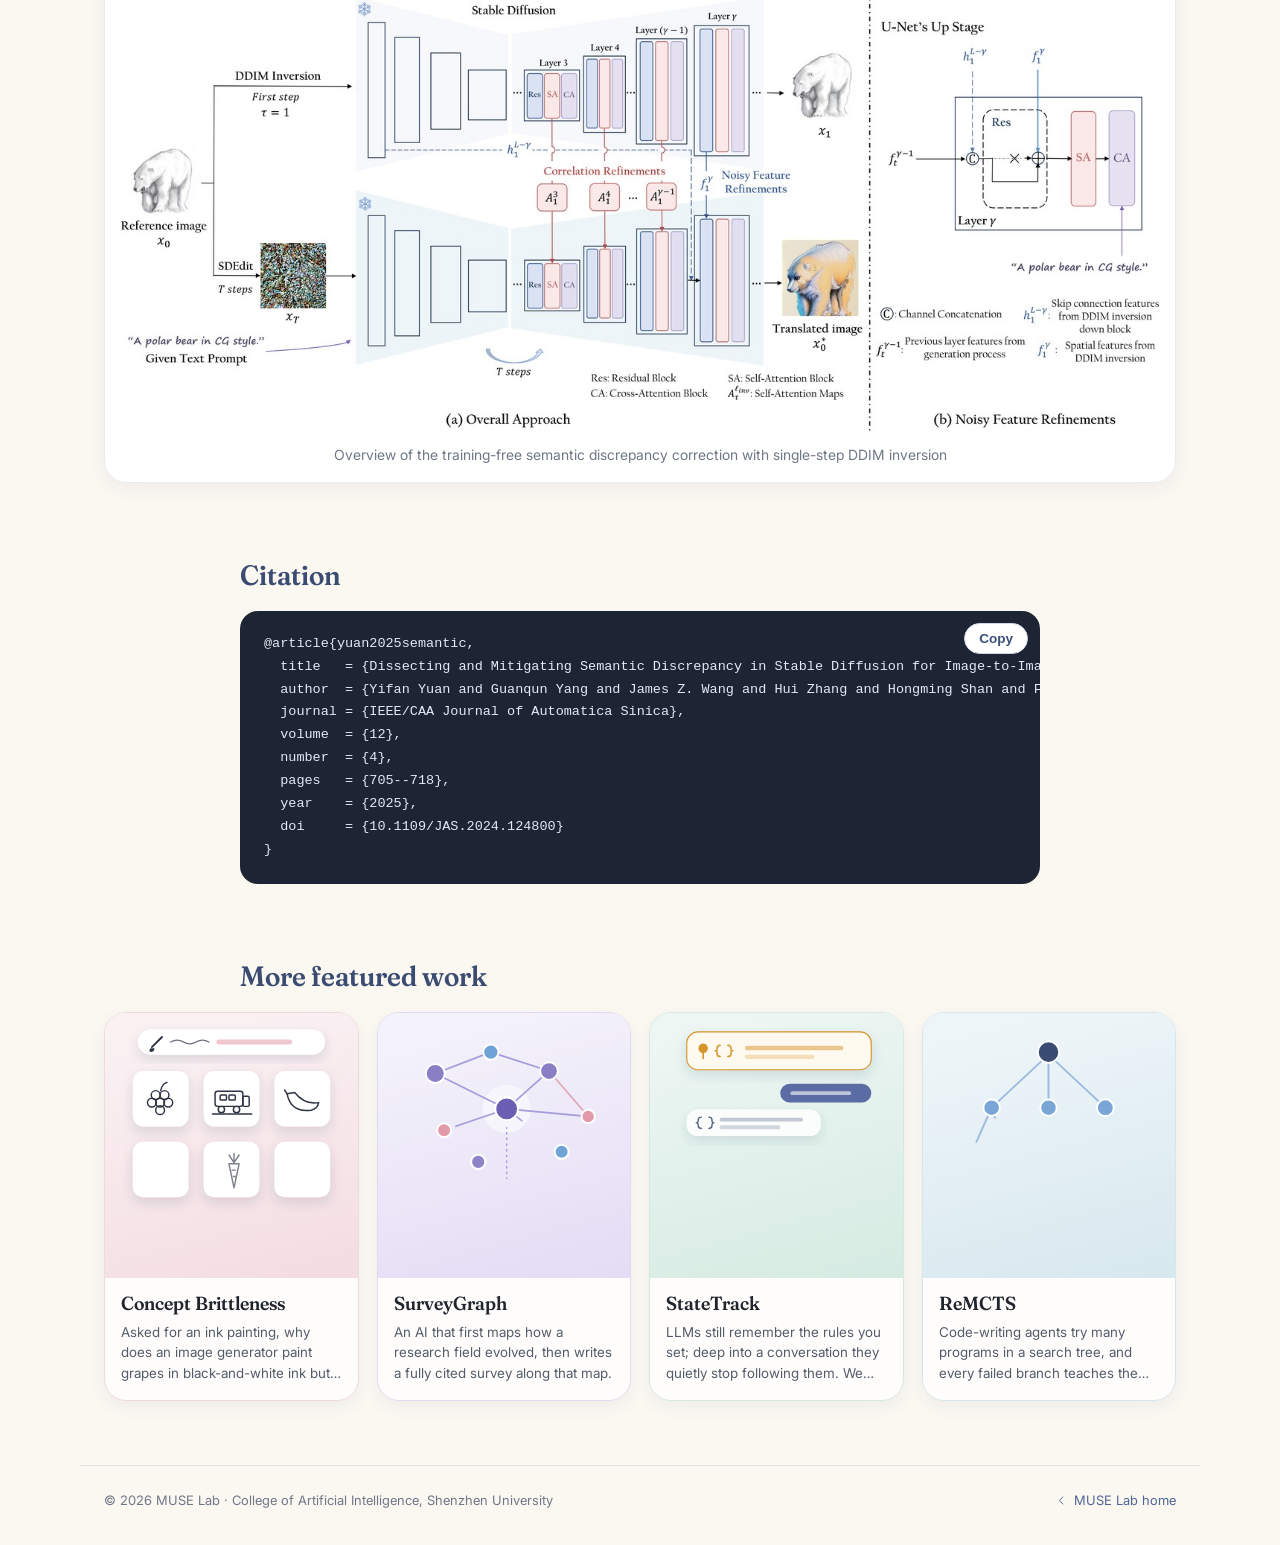
<file: lab/projects/semantic-discrepancy/index.html>
<!DOCTYPE html>
<html lang="en" class="lang-en">
<head>
  <meta charset="utf-8">
  <meta name="viewport" content="width=device-width, initial-scale=1">
  <title>Semantic Discrepancy · MUSE Lab</title>
  <script>
    /* the language before first paint, as on the lab page: ?lang= → saved choice → browser language */
    (function () {
      var d = document.documentElement, l = null;
      try { l = new URLSearchParams(location.search).get("lang"); } catch (e) {}
      if (l !== "zh" && l !== "en") { try { l = localStorage.getItem("lang"); } catch (e) {} }
      if (l !== "zh" && l !== "en") { l = /^zh/i.test(navigator.language || "") ? "zh" : "en"; }
      d.className = "js lang-" + l;
      d.lang = l === "zh" ? "zh-CN" : "en";
    })();
  </script>
  <meta name="description" content="Turning a photo into a painting, diffusion models invent things that were never there. One inversion step fixes it.">
  <link rel="canonical" href="https://yifanyuan.com/lab/projects/semantic-discrepancy/">
  <meta property="og:type" content="article">
  <meta property="og:site_name" content="MUSE Lab">
  <meta property="og:title" content="Semantic Discrepancy · MUSE Lab">
  <meta property="og:description" content="Turning a photo into a painting, diffusion models invent things that were never there. One inversion step fixes it.">
  <meta property="og:url" content="https://yifanyuan.com/lab/projects/semantic-discrepancy/">
  <meta property="og:image" content="https://yifanyuan.com/images/papers/semantic-discrepancy.jpg">
  <meta name="theme-color" content="#fbf8f2">
  <link rel="icon" type="image/png" href="../../../images/muse-favicon.png">
  <link rel="preload" href="../../../assets/fonts/inter-latin.woff2" as="font" type="font/woff2" crossorigin>
  <link rel="preload" href="../../../assets/fonts/fraunces-semibold.woff2" as="font" type="font/woff2" crossorigin>
  <link rel="stylesheet" href="../../lab.css">
</head>
<body class="project-page">
  <svg xmlns="http://www.w3.org/2000/svg" style="display: none">
    <symbol id="i-paper" viewBox="0 0 24 24"><path d="M14 3H7a2 2 0 0 0-2 2v14a2 2 0 0 0 2 2h10a2 2 0 0 0 2-2V8z"/><path d="M14 3v5h5"/><path d="M9 13h6"/><path d="M9 17h6"/></symbol>
    <symbol id="i-code" viewBox="0 0 24 24"><path d="m8 7-5 5 5 5"/><path d="m16 7 5 5-5 5"/><path d="m13.5 4-3 16"/></symbol>
    <symbol id="i-globe" viewBox="0 0 24 24"><circle cx="12" cy="12" r="9"/><path d="M3 12h18"/><path d="M12 3a14 14 0 0 1 0 18"/><path d="M12 3a14 14 0 0 0 0 18"/></symbol>
    <symbol id="i-quote" viewBox="0 0 24 24"><path d="M7 7h4v4H7c0 3 1 4 3 5"/><path d="M14 7h4v4h-4c0 3 1 4 3 5"/></symbol>
    <symbol id="i-prev" viewBox="0 0 24 24"><path d="m14.5 5.5-6.5 6.5 6.5 6.5"/></symbol>
  </svg>
  <!-- Generated from data/lab.json ("projects") and data/publications.json by admin/render.js, like the
       lab page: run `node tools/render_site.js`, or publish from the page editor; hand edits are overwritten. -->

  <div class="washes" aria-hidden="true"><span class="wash w1"></span><span class="wash w2"></span><span class="wash w3"></span><span class="wash w4"></span></div>

  <header class="bar is-scrolled">
    <a class="brand" href="../../"><img src="../../../images/muse-logo.png" width="480" height="435" alt=""><span>MUSE Lab</span></a>
    <div class="tools">
      <a class="bar__back" href="../../#work"><svg class="icon" aria-hidden="true"><use href="#i-prev"/></svg><span class="en">All featured work</span><span class="zh">全部代表作</span></a>
      <div class="lang-switch" role="group" aria-label="Language / 语言">
        <button type="button" data-set-lang="en" lang="en">EN</button>
        <button type="button" data-set-lang="zh" lang="zh-CN">中文</button>
      </div>
      <a class="corner-logo" href="../../"><img src="../../../images/muse-logo.png" width="480" height="435" alt="MUSE Lab"></a>
    </div>
  </header>

  <main class="project tone-sand" id="content">
    <section class="project__hero">
      <div class="project__intro">
        <p class="project__venue"><span class="pub-venue">IEEE/CAA JAS 2025</span><span class="pub-badge">JCR Q1 · IF 19.3</span></p>
        <h1 class="project__title">Semantic Discrepancy</h1>
        <p class="project__paper">Dissecting and Mitigating Semantic Discrepancy in Stable Diffusion for Image-to-Image Translation</p>
        <p class="project__blurb en">Turning a photo into a painting, diffusion models invent things that were never there. One inversion step fixes it.</p>
        <p class="project__blurb zh">照片转油画时，模型会凭空“脑补”原图里没有的东西。一步反演就能修正。</p>
        <p class="project__authors"><span class="me">Yifan Yuan</span>, Guanqun Yang, James Z. Wang, Hui Zhang, Hongming Shan, Feiyue Wang†, Junping Zhang</p>
        <p class="project__links"><a href="https://doi.org/10.1109/JAS.2024.124800" target="_blank" rel="noopener" class="pbtn"><svg class="icon" aria-hidden="true"><use href="#i-paper"/></svg><span>Paper</span></a><a href="https://github.com/Sherlockyyf/Semantic_Discrepancy" target="_blank" rel="noopener" class="pbtn"><svg class="icon" aria-hidden="true"><use href="#i-code"/></svg><span>Code</span></a><a class="pbtn" href="#cite"><svg class="icon" aria-hidden="true"><use href="#i-quote"/></svg><span>BibTeX</span></a></p>
      </div>
      <div class="project__visual"><img src="../../../images/work/semantic-discrepancy.svg" alt=""></div>
    </section>

    <section class="project__section">
      <h2 class="project__h"><span class="en">Overview</span><span class="zh">概览</span></h2>
      <p class="project__text en">When a text-to-image diffusion model is used for image-to-image translation — turning a photo into a painting, say — everything hinges on an initial noise that keeps the original image's information, and the common choice, SDEdit, simply adds random noise to the image. We find that this causes “semantic discrepancy”: the model misreads relations in the image and invents content that was never there, because the noise breaks the image's semantic integrity and makes U-Net upsampling link unrelated regions. We propose a training-free, plug-and-play fix for Stable Diffusion that exploits the determinism of DDIM inversion: a single inversion step of the reference image supplies accurate features and correlations, which replace the faulty ones in generation. Across translation tasks on COCO, ImageNet and ImageNet-R, it reduces semantic discrepancy and improves fidelity, outperforming PnP and similar methods with fewer priors while running 11.2× faster.</p>
      <p class="project__text zh">用文生图扩散模型做图像转换（比如把照片变成油画）时，关键是找到既保留原图信息、又便于转换的初始噪声，常用的 SDEdit 做法是直接给原图加随机噪声。我们发现这会引起“语义偏差”：模型误解原图中物体之间的关系，凭空生成原图里没有的内容；剖析 Stable Diffusion 的网络后，我们定位到原因是加噪破坏了图像的语义完整性，使 U-Net 上采样时在不相关的区域之间建立了错误关联。我们提出一种免训练、即插即用的方法，利用 DDIM 反演的确定性，只需对参考图做一步反演，就能得到正确的特征和关联，用来替换生成过程中的错误部分。在 COCO、ImageNet 和 ImageNet-R 的多种图像转换任务上，该方法有效缓解了语义偏差、提升了保真度，用更少的先验超过 PnP 等方法，速度快 11.2 倍。</p>
    </section>

    <section class="project__section">
      <h2 class="project__h"><span class="en">Highlights</span><span class="zh">要点</span></h2>
      <ol class="project__points">
        <li><span class="en">The cause: added noise breaks the image's semantics, so U-Net upsampling links unrelated regions.</span><span class="zh">定位病因：加噪破坏了图像的语义完整性，让 U-Net 上采样在不相关的区域之间建立错误关联。</span></li>
        <li><span class="en">Training-free and plug-and-play: one DDIM inversion step of the reference image supplies the right features and correlations.</span><span class="zh">免训练、即插即用：对参考图做一步 DDIM 反演，就能得到正确的特征和关联。</span></li>
        <li><span class="en">Higher fidelity on COCO, ImageNet and ImageNet-R, and 11.2× faster than PnP and similar methods.</span><span class="zh">在 COCO、ImageNet 和 ImageNet-R 上保真度更高，比 PnP 等方法快 11.2 倍。</span></li>
      </ol>
    </section>

    <section class="project__section project__section--wide">
      <h2 class="project__h"><span class="en">Method</span><span class="zh">方法</span></h2>
      <figure class="project__figure"><a href="../../../images/papers/semantic-discrepancy.jpg" target="_blank" rel="noopener"><img src="../../../images/papers/semantic-discrepancy.jpg" width="1400" height="595" loading="lazy" alt="Overview of the training-free semantic discrepancy correction with single-step DDIM inversion"></a><figcaption>Overview of the training-free semantic discrepancy correction with single-step DDIM inversion</figcaption></figure>
    </section>

    <section class="project__section" id="cite">
      <h2 class="project__h"><span class="en">Citation</span><span class="zh">引用</span></h2>
      <div class="project__bib"><pre><code>@article{yuan2025semantic,
  title   = {Dissecting and Mitigating Semantic Discrepancy in Stable Diffusion for Image-to-Image Translation},
  author  = {Yifan Yuan and Guanqun Yang and James Z. Wang and Hui Zhang and Hongming Shan and Feiyue Wang and Junping Zhang},
  journal = {IEEE/CAA Journal of Automatica Sinica},
  volume  = {12},
  number  = {4},
  pages   = {705--718},
  year    = {2025},
  doi     = {10.1109/JAS.2024.124800}
}</code></pre><button type="button" class="pbtn project__copy" data-copy><span class="en">Copy</span><span class="zh">复制</span></button></div>
    </section>

    <section class="project__section project__section--wide">
      <h2 class="project__h"><span class="en">More featured work</span><span class="zh">更多代表作</span></h2>
      <div class="project__more">
        <a class="pcard tone-pink" href="../concept-brittleness/"><span class="pcard__visual"><img src="../../../images/work/concept-brittleness.svg" alt="" loading="lazy"></span><span class="pcard__name">Concept Brittleness</span><span class="pcard__blurb"><span class="en">Asked for an ink painting, why does an image generator paint grapes in black-and-white ink but always paint a cake in color? We found what makes the result depend on the object being drawn, and fix this “object-level concept brittleness” without any training.</span><span class="zh">同样画一幅水墨画，为什么图像生成模型能把葡萄画成黑白水墨色，而却把蛋糕始终画成彩色的？我们找到了这种因为画的物体不同而产生差异的原因，无需训练即可修正这种“物体级的概念脆弱性”。</span></span></a>
        <a class="pcard tone-lavender" href="../surveygraph/"><span class="pcard__visual"><img src="../../../images/work/surveygraph.svg" alt="" loading="lazy"></span><span class="pcard__name">SurveyGraph</span><span class="pcard__blurb"><span class="en">An AI that first maps how a research field evolved, then writes a fully cited survey along that map.</span><span class="zh">让 AI 先画出一个领域的“方法—实体”知识图谱，再沿着它写出一篇有据可查的学术综述。</span></span></a>
        <a class="pcard tone-mint" href="../statetrack/"><span class="pcard__visual"><img src="../../../images/work/statetrack.svg" alt="" loading="lazy"></span><span class="pcard__name">StateTrack</span><span class="pcard__blurb"><span class="en">LLMs still remember the rules you set; deep into a conversation they quietly stop following them. We found this collapse and measured it.</span><span class="zh">大模型还记得你定下的规则，却在长对话里悄悄不再遵守。我们发现并量化了这种“状态崩塌”。</span></span></a>
        <a class="pcard tone-blue" href="../remcts/"><span class="pcard__visual"><img src="../../../images/work/remcts.svg" alt="" loading="lazy"></span><span class="pcard__name">ReMCTS</span><span class="pcard__blurb"><span class="en">Code-writing agents try many programs in a search tree, and every failed branch teaches the others.</span><span class="zh">写代码的智能体在一棵搜索树上多路尝试，失败分支的经验会分享给其他分支，少走弯路。</span></span></a>
      </div>
    </section>
  </main>

  <footer class="foot">
    <p>© 2026 MUSE Lab · <span class="en">College of Artificial Intelligence, Shenzhen University</span><span class="zh">深圳大学人工智能学院</span></p>
    <a class="to-top" href="../../"><svg class="icon" aria-hidden="true"><use href="#i-prev"/></svg><span class="en">MUSE Lab home</span><span class="zh">实验室主页</span></a>
  </footer>

  <script>
    /* the language switch (one choice for the whole lab site) and copying the citation */
    (function () {
      var root = document.documentElement;
      [].forEach.call(document.querySelectorAll("[data-set-lang]"), function (b) {
        b.addEventListener("click", function () {
          var l = b.getAttribute("data-set-lang");
          root.classList.remove("lang-en", "lang-zh");
          root.classList.add("lang-" + l);
          root.lang = l === "zh" ? "zh-CN" : "en";
          try { localStorage.setItem("lang", l); } catch (e) {}
        });
      });
      var copy = document.querySelector("[data-copy]");
      if (copy && navigator.clipboard) {
        copy.addEventListener("click", function () {
          navigator.clipboard.writeText(document.querySelector(".project__bib code").textContent).then(function () {
            copy.classList.add("is-done");
            setTimeout(function () { copy.classList.remove("is-done"); }, 1600);
          });
        });
      }
    })();
  </script>
  <!-- Statcounter (project 13365820): visits, visitor IPs and a visitor map at statcounter.com -->
  <script>
    var sc_project = 13365820;
    var sc_invisible = 1;
    var sc_security = "bf63664a";
  </script>
  <script src="https://www.statcounter.com/counter/counter.js" async></script>
  <noscript><div class="statcounter"><a title="Web Analytics" href="https://statcounter.com/" target="_blank"><img class="statcounter" src="https://c.statcounter.com/13365820/0/bf63664a/1/" alt="Web Analytics" referrerPolicy="no-referrer-when-downgrade"></a></div></noscript>
</body>
</html>
</file>
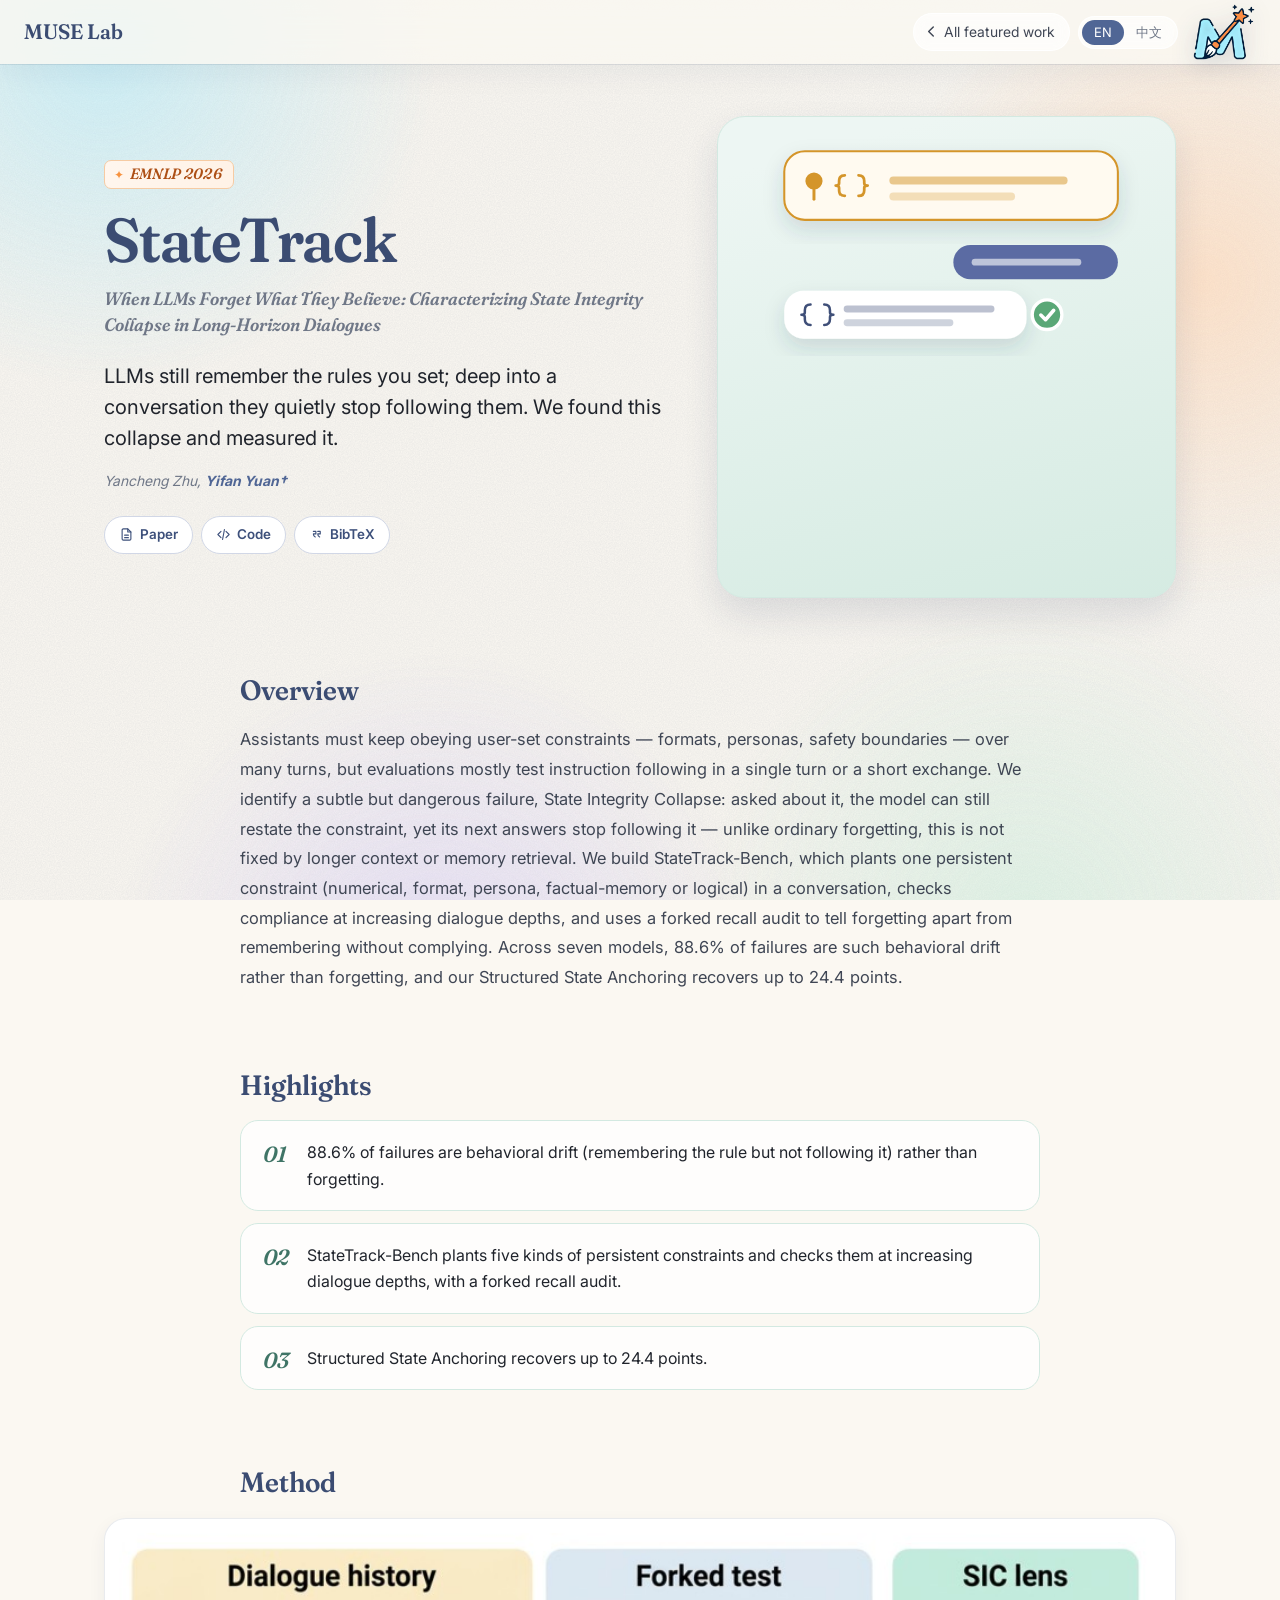
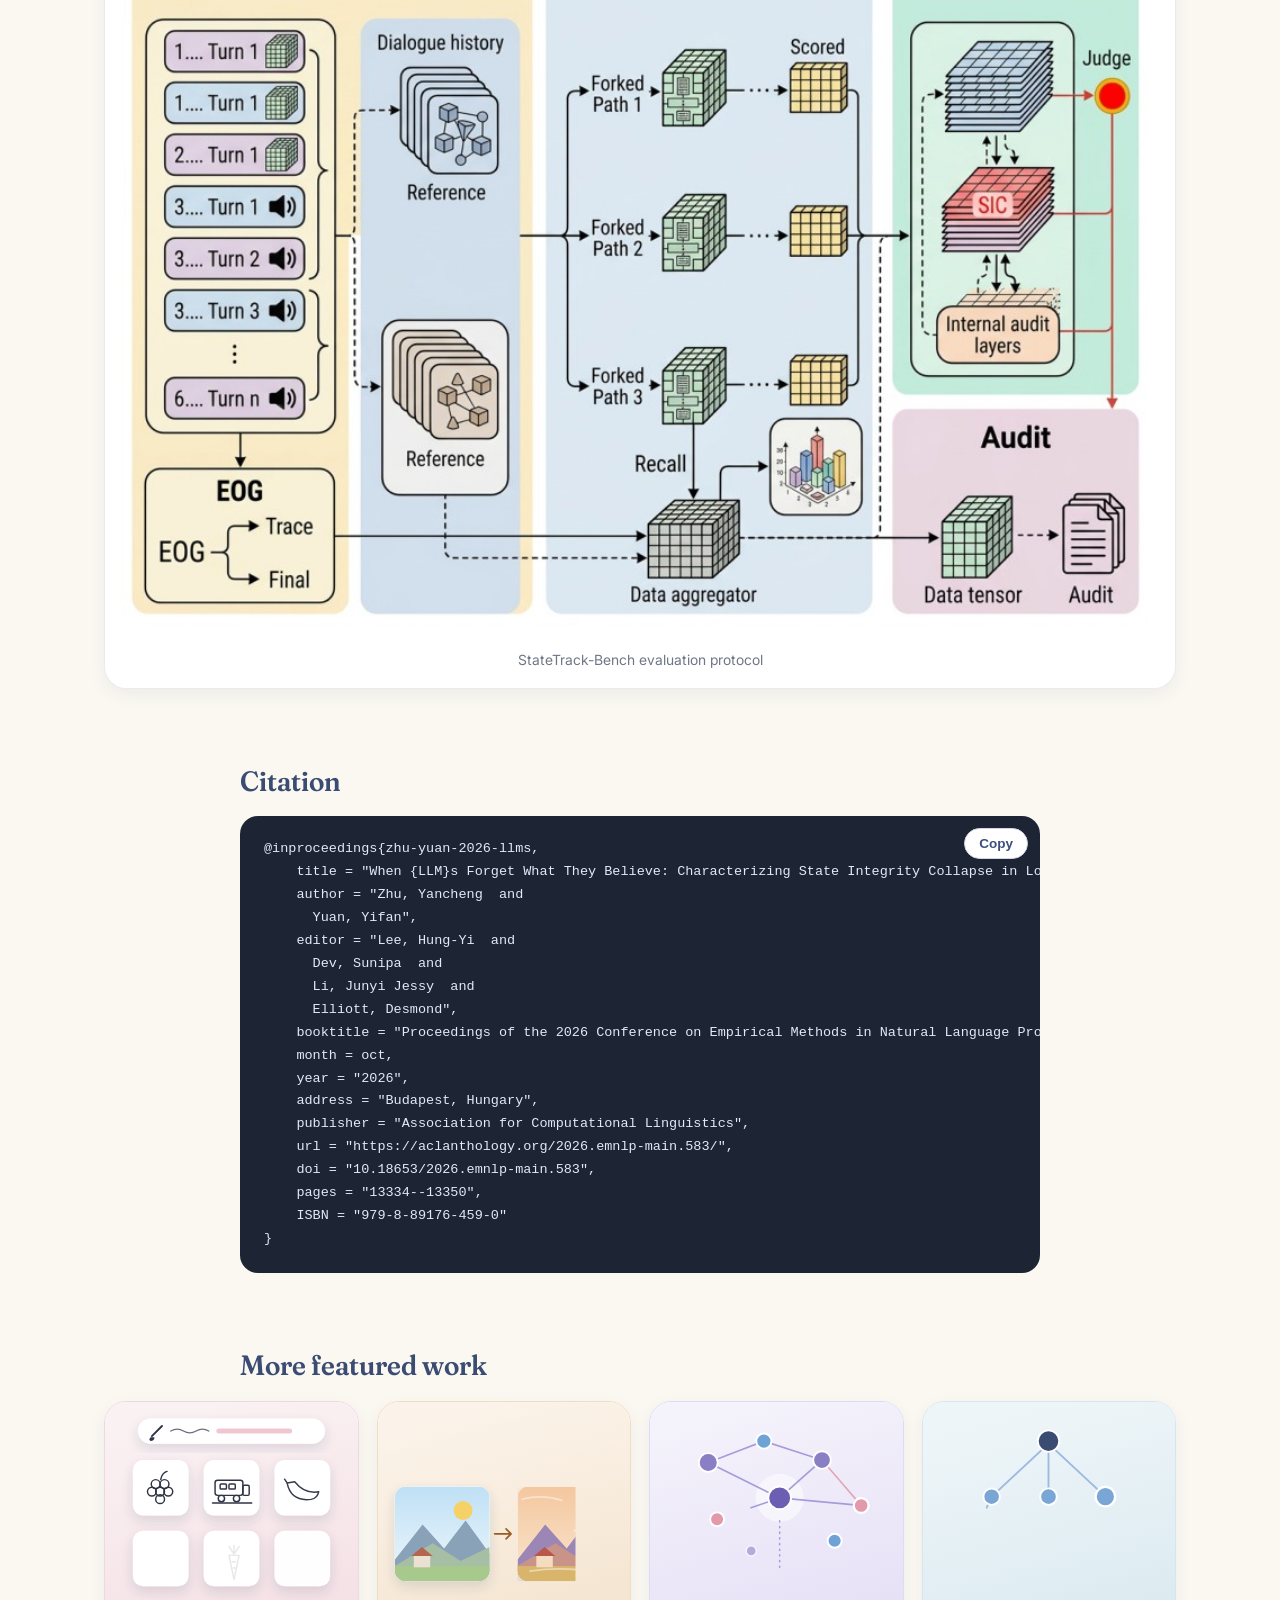
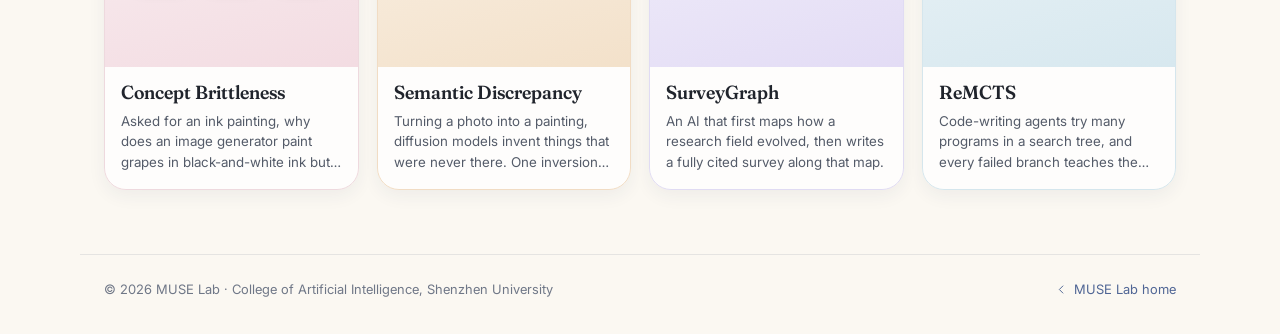
<file: lab/projects/statetrack/index.html>
<!DOCTYPE html>
<html lang="en" class="lang-en">
<head>
  <meta charset="utf-8">
  <meta name="viewport" content="width=device-width, initial-scale=1">
  <title>StateTrack · MUSE Lab</title>
  <script>
    /* the language before first paint, as on the lab page: ?lang= → saved choice → browser language */
    (function () {
      var d = document.documentElement, l = null;
      try { l = new URLSearchParams(location.search).get("lang"); } catch (e) {}
      if (l !== "zh" && l !== "en") { try { l = localStorage.getItem("lang"); } catch (e) {} }
      if (l !== "zh" && l !== "en") { l = /^zh/i.test(navigator.language || "") ? "zh" : "en"; }
      d.className = "js lang-" + l;
      d.lang = l === "zh" ? "zh-CN" : "en";
    })();
  </script>
  <meta name="description" content="LLMs still remember the rules you set; deep into a conversation they quietly stop following them. We found this collapse and measured it.">
  <link rel="canonical" href="https://yifanyuan.com/lab/projects/statetrack/">
  <meta property="og:type" content="article">
  <meta property="og:site_name" content="MUSE Lab">
  <meta property="og:title" content="StateTrack · MUSE Lab">
  <meta property="og:description" content="LLMs still remember the rules you set; deep into a conversation they quietly stop following them. We found this collapse and measured it.">
  <meta property="og:url" content="https://yifanyuan.com/lab/projects/statetrack/">
  <meta property="og:image" content="https://yifanyuan.com/images/papers/statetrack.jpg">
  <meta name="theme-color" content="#fbf8f2">
  <link rel="icon" type="image/png" href="../../../images/muse-favicon.png">
  <link rel="preload" href="../../../assets/fonts/inter-latin.woff2" as="font" type="font/woff2" crossorigin>
  <link rel="preload" href="../../../assets/fonts/fraunces-semibold.woff2" as="font" type="font/woff2" crossorigin>
  <link rel="stylesheet" href="../../lab.css">
</head>
<body class="project-page">
  <svg xmlns="http://www.w3.org/2000/svg" style="display: none">
    <symbol id="i-paper" viewBox="0 0 24 24"><path d="M14 3H7a2 2 0 0 0-2 2v14a2 2 0 0 0 2 2h10a2 2 0 0 0 2-2V8z"/><path d="M14 3v5h5"/><path d="M9 13h6"/><path d="M9 17h6"/></symbol>
    <symbol id="i-code" viewBox="0 0 24 24"><path d="m8 7-5 5 5 5"/><path d="m16 7 5 5-5 5"/><path d="m13.5 4-3 16"/></symbol>
    <symbol id="i-globe" viewBox="0 0 24 24"><circle cx="12" cy="12" r="9"/><path d="M3 12h18"/><path d="M12 3a14 14 0 0 1 0 18"/><path d="M12 3a14 14 0 0 0 0 18"/></symbol>
    <symbol id="i-quote" viewBox="0 0 24 24"><path d="M7 7h4v4H7c0 3 1 4 3 5"/><path d="M14 7h4v4h-4c0 3 1 4 3 5"/></symbol>
    <symbol id="i-prev" viewBox="0 0 24 24"><path d="m14.5 5.5-6.5 6.5 6.5 6.5"/></symbol>
  </svg>
  <!-- Generated from data/lab.json ("projects") and data/publications.json by admin/render.js, like the
       lab page: run `node tools/render_site.js`, or publish from the page editor; hand edits are overwritten. -->

  <div class="washes" aria-hidden="true"><span class="wash w1"></span><span class="wash w2"></span><span class="wash w3"></span><span class="wash w4"></span></div>

  <header class="bar is-scrolled">
    <a class="brand" href="../../"><img src="../../../images/muse-logo.png" width="480" height="435" alt=""><span>MUSE Lab</span></a>
    <div class="tools">
      <a class="bar__back" href="../../#work"><svg class="icon" aria-hidden="true"><use href="#i-prev"/></svg><span class="en">All featured work</span><span class="zh">全部代表作</span></a>
      <div class="lang-switch" role="group" aria-label="Language / 语言">
        <button type="button" data-set-lang="en" lang="en">EN</button>
        <button type="button" data-set-lang="zh" lang="zh-CN">中文</button>
      </div>
      <a class="corner-logo" href="../../"><img src="../../../images/muse-logo.png" width="480" height="435" alt="MUSE Lab"></a>
    </div>
  </header>

  <main class="project tone-mint" id="content">
    <section class="project__hero">
      <div class="project__intro">
        <p class="project__venue"><span class="pub-venue">EMNLP 2026</span></p>
        <h1 class="project__title">StateTrack</h1>
        <p class="project__paper">When LLMs Forget What They Believe: Characterizing State Integrity Collapse in Long-Horizon Dialogues</p>
        <p class="project__blurb en">LLMs still remember the rules you set; deep into a conversation they quietly stop following them. We found this collapse and measured it.</p>
        <p class="project__blurb zh">大模型还记得你定下的规则，却在长对话里悄悄不再遵守。我们发现并量化了这种“状态崩塌”。</p>
        <p class="project__authors">Yancheng Zhu, <span class="me">Yifan Yuan†</span></p>
        <p class="project__links"><a href="https://aclanthology.org/2026.emnlp-main.583/" target="_blank" rel="noopener" class="pbtn"><svg class="icon" aria-hidden="true"><use href="#i-paper"/></svg><span>Paper</span></a><a href="https://github.com/MUSE-AI-Lab/StateTrack" target="_blank" rel="noopener" class="pbtn"><svg class="icon" aria-hidden="true"><use href="#i-code"/></svg><span>Code</span></a><a class="pbtn" href="#cite"><svg class="icon" aria-hidden="true"><use href="#i-quote"/></svg><span>BibTeX</span></a></p>
      </div>
      <div class="project__visual"><img src="../../../images/work/statetrack.svg" alt=""></div>
    </section>

    <section class="project__section">
      <h2 class="project__h"><span class="en">Overview</span><span class="zh">概览</span></h2>
      <p class="project__text en">Assistants must keep obeying user-set constraints — formats, personas, safety boundaries — over many turns, but evaluations mostly test instruction following in a single turn or a short exchange. We identify a subtle but dangerous failure, State Integrity Collapse: asked about it, the model can still restate the constraint, yet its next answers stop following it — unlike ordinary forgetting, this is not fixed by longer context or memory retrieval. We build StateTrack-Bench, which plants one persistent constraint (numerical, format, persona, factual-memory or logical) in a conversation, checks compliance at increasing dialogue depths, and uses a forked recall audit to tell forgetting apart from remembering without complying. Across seven models, 88.6% of failures are such behavioral drift rather than forgetting, and our Structured State Anchoring recovers up to 24.4 points.</p>
      <p class="project__text zh">对话助手需要在很多轮对话里一直遵守用户设定的约束（格式、角色、安全边界等），但现有评测大多只看单轮或短对话里能否遵守指令。我们发现一种隐蔽而危险的失败：问起来模型还能复述约束，接下来的回答却不再执行——我们称之为“状态完整性崩塌”，它不同于普通的遗忘，单靠更长的上下文或记忆检索解决不了。我们构建了 StateTrack-Bench：在对话中设定一条持续约束（数值、格式、角色、事实记忆、逻辑规则五类），在不同对话深度检验模型是否仍然遵守，并用“分叉回忆审计”区分“记不住”和“记得但不做”。在七个主流模型上，88.6% 的失败属于“记得但不做”的行为漂移而非遗忘；我们提出的结构化状态锚定最多可挽回 24.4 个百分点。</p>
    </section>

    <section class="project__section">
      <h2 class="project__h"><span class="en">Highlights</span><span class="zh">要点</span></h2>
      <ol class="project__points">
        <li><span class="en">88.6% of failures are behavioral drift (remembering the rule but not following it) rather than forgetting.</span><span class="zh">88.6% 的失败是“记得但不做”的行为漂移，而不是遗忘。</span></li>
        <li><span class="en">StateTrack-Bench plants five kinds of persistent constraints and checks them at increasing dialogue depths, with a forked recall audit.</span><span class="zh">StateTrack-Bench：五类持续约束，在不同对话深度检验，并用分叉回忆审计区分“记不住”和“不去做”。</span></li>
        <li><span class="en">Structured State Anchoring recovers up to 24.4 points.</span><span class="zh">结构化状态锚定最多可挽回 24.4 个百分点。</span></li>
      </ol>
    </section>

    <section class="project__section project__section--wide">
      <h2 class="project__h"><span class="en">Method</span><span class="zh">方法</span></h2>
      <figure class="project__figure"><a href="../../../images/papers/statetrack.jpg" target="_blank" rel="noopener"><img src="../../../images/papers/statetrack.jpg" width="926" height="626" loading="lazy" alt="StateTrack-Bench evaluation protocol"></a><figcaption>StateTrack-Bench evaluation protocol</figcaption></figure>
    </section>

    <section class="project__section" id="cite">
      <h2 class="project__h"><span class="en">Citation</span><span class="zh">引用</span></h2>
      <div class="project__bib"><pre><code>@inproceedings{zhu-yuan-2026-llms,
    title = "When {LLM}s Forget What They Believe: Characterizing State Integrity Collapse in Long-Horizon Dialogues",
    author = "Zhu, Yancheng  and
      Yuan, Yifan",
    editor = "Lee, Hung-Yi  and
      Dev, Sunipa  and
      Li, Junyi Jessy  and
      Elliott, Desmond",
    booktitle = "Proceedings of the 2026 Conference on Empirical Methods in Natural Language Processing",
    month = oct,
    year = "2026",
    address = "Budapest, Hungary",
    publisher = "Association for Computational Linguistics",
    url = "https://aclanthology.org/2026.emnlp-main.583/",
    doi = "10.18653/2026.emnlp-main.583",
    pages = "13334--13350",
    ISBN = "979-8-89176-459-0"
}</code></pre><button type="button" class="pbtn project__copy" data-copy><span class="en">Copy</span><span class="zh">复制</span></button></div>
    </section>

    <section class="project__section project__section--wide">
      <h2 class="project__h"><span class="en">More featured work</span><span class="zh">更多代表作</span></h2>
      <div class="project__more">
        <a class="pcard tone-pink" href="../concept-brittleness/"><span class="pcard__visual"><img src="../../../images/work/concept-brittleness.svg" alt="" loading="lazy"></span><span class="pcard__name">Concept Brittleness</span><span class="pcard__blurb"><span class="en">Asked for an ink painting, why does an image generator paint grapes in black-and-white ink but always paint a cake in color? We found what makes the result depend on the object being drawn, and fix this “object-level concept brittleness” without any training.</span><span class="zh">同样画一幅水墨画，为什么图像生成模型能把葡萄画成黑白水墨色，而却把蛋糕始终画成彩色的？我们找到了这种因为画的物体不同而产生差异的原因，无需训练即可修正这种“物体级的概念脆弱性”。</span></span></a>
        <a class="pcard tone-sand" href="../semantic-discrepancy/"><span class="pcard__visual"><img src="../../../images/work/semantic-discrepancy.svg" alt="" loading="lazy"></span><span class="pcard__name">Semantic Discrepancy</span><span class="pcard__blurb"><span class="en">Turning a photo into a painting, diffusion models invent things that were never there. One inversion step fixes it.</span><span class="zh">照片转油画时，模型会凭空“脑补”原图里没有的东西。一步反演就能修正。</span></span></a>
        <a class="pcard tone-lavender" href="../surveygraph/"><span class="pcard__visual"><img src="../../../images/work/surveygraph.svg" alt="" loading="lazy"></span><span class="pcard__name">SurveyGraph</span><span class="pcard__blurb"><span class="en">An AI that first maps how a research field evolved, then writes a fully cited survey along that map.</span><span class="zh">让 AI 先画出一个领域的“方法—实体”知识图谱，再沿着它写出一篇有据可查的学术综述。</span></span></a>
        <a class="pcard tone-blue" href="../remcts/"><span class="pcard__visual"><img src="../../../images/work/remcts.svg" alt="" loading="lazy"></span><span class="pcard__name">ReMCTS</span><span class="pcard__blurb"><span class="en">Code-writing agents try many programs in a search tree, and every failed branch teaches the others.</span><span class="zh">写代码的智能体在一棵搜索树上多路尝试，失败分支的经验会分享给其他分支，少走弯路。</span></span></a>
      </div>
    </section>
  </main>

  <footer class="foot">
    <p>© 2026 MUSE Lab · <span class="en">College of Artificial Intelligence, Shenzhen University</span><span class="zh">深圳大学人工智能学院</span></p>
    <a class="to-top" href="../../"><svg class="icon" aria-hidden="true"><use href="#i-prev"/></svg><span class="en">MUSE Lab home</span><span class="zh">实验室主页</span></a>
  </footer>

  <script>
    /* the language switch (one choice for the whole lab site) and copying the citation */
    (function () {
      var root = document.documentElement;
      [].forEach.call(document.querySelectorAll("[data-set-lang]"), function (b) {
        b.addEventListener("click", function () {
          var l = b.getAttribute("data-set-lang");
          root.classList.remove("lang-en", "lang-zh");
          root.classList.add("lang-" + l);
          root.lang = l === "zh" ? "zh-CN" : "en";
          try { localStorage.setItem("lang", l); } catch (e) {}
        });
      });
      var copy = document.querySelector("[data-copy]");
      if (copy && navigator.clipboard) {
        copy.addEventListener("click", function () {
          navigator.clipboard.writeText(document.querySelector(".project__bib code").textContent).then(function () {
            copy.classList.add("is-done");
            setTimeout(function () { copy.classList.remove("is-done"); }, 1600);
          });
        });
      }
    })();
  </script>
  <!-- Statcounter (project 13365820): visits, visitor IPs and a visitor map at statcounter.com -->
  <script>
    var sc_project = 13365820;
    var sc_invisible = 1;
    var sc_security = "bf63664a";
  </script>
  <script src="https://www.statcounter.com/counter/counter.js" async></script>
  <noscript><div class="statcounter"><a title="Web Analytics" href="https://statcounter.com/" target="_blank"><img class="statcounter" src="https://c.statcounter.com/13365820/0/bf63664a/1/" alt="Web Analytics" referrerPolicy="no-referrer-when-downgrade"></a></div></noscript>
</body>
</html>
</file>
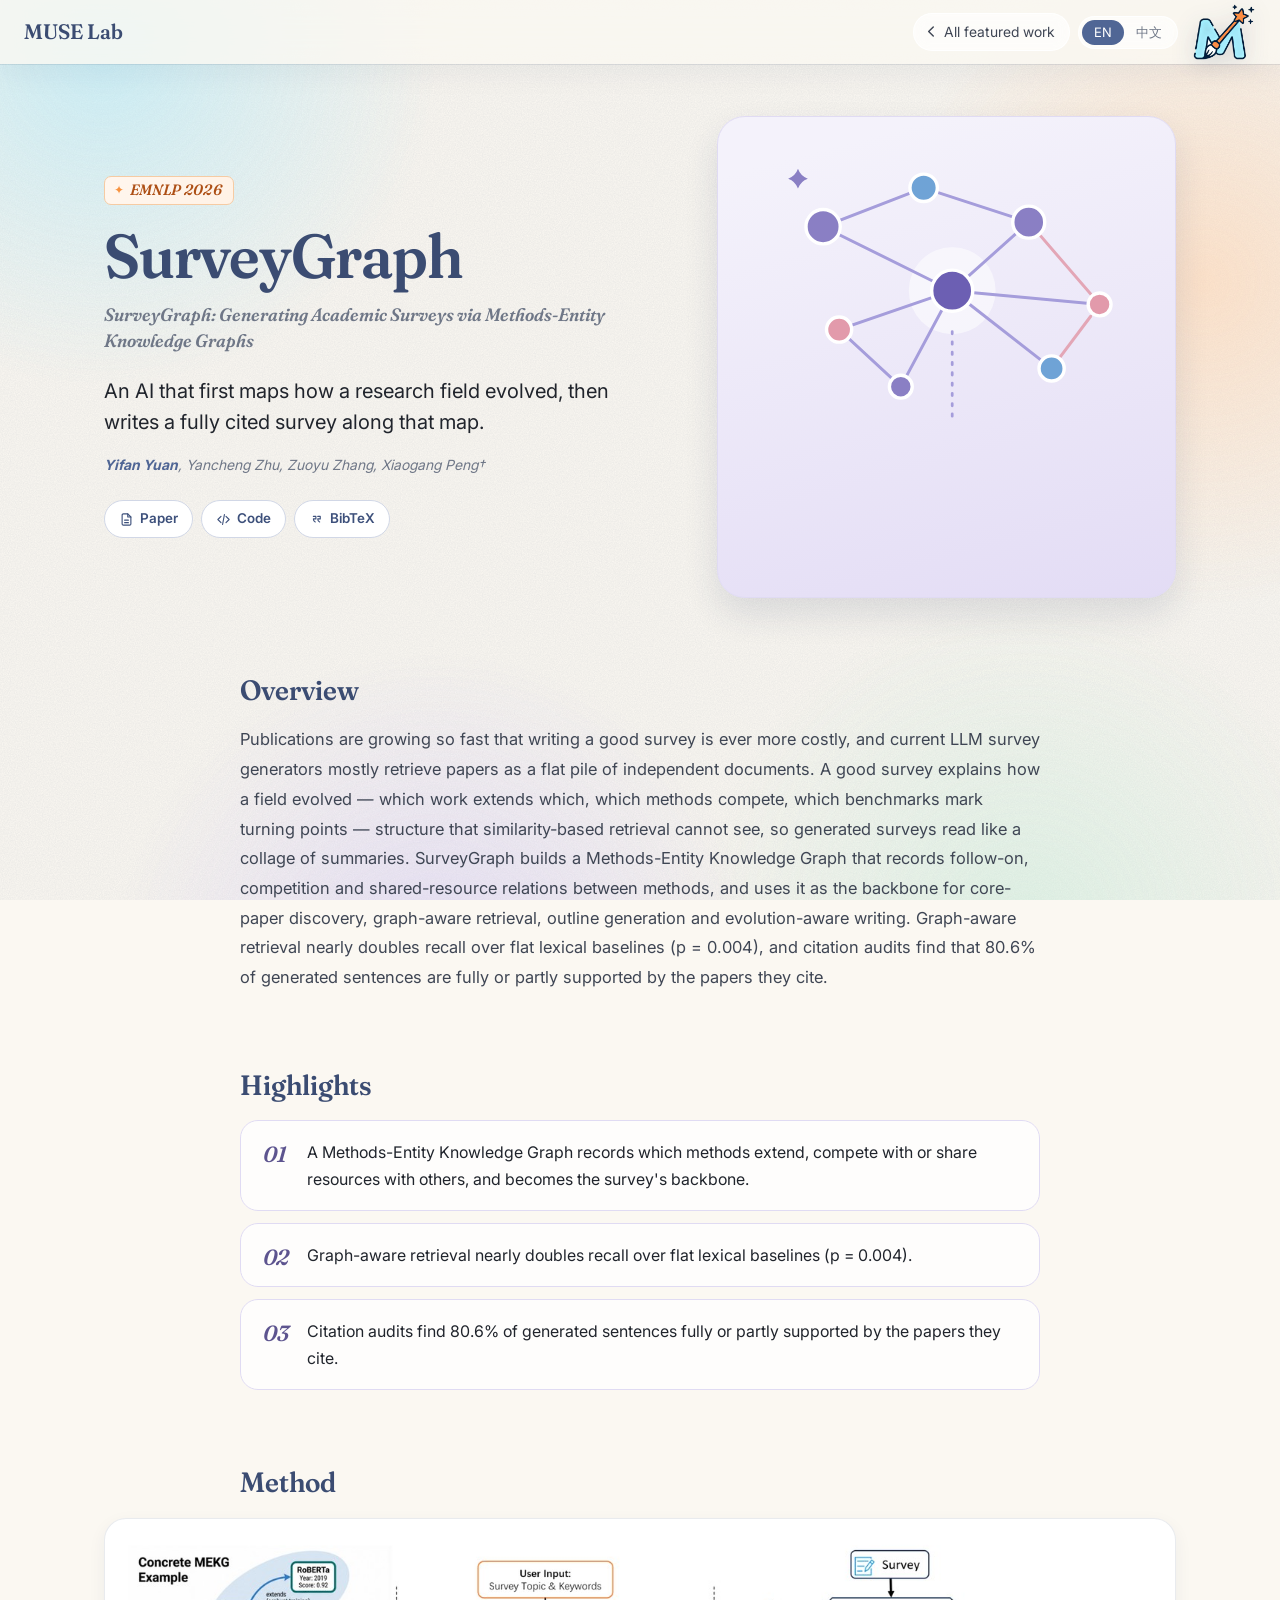
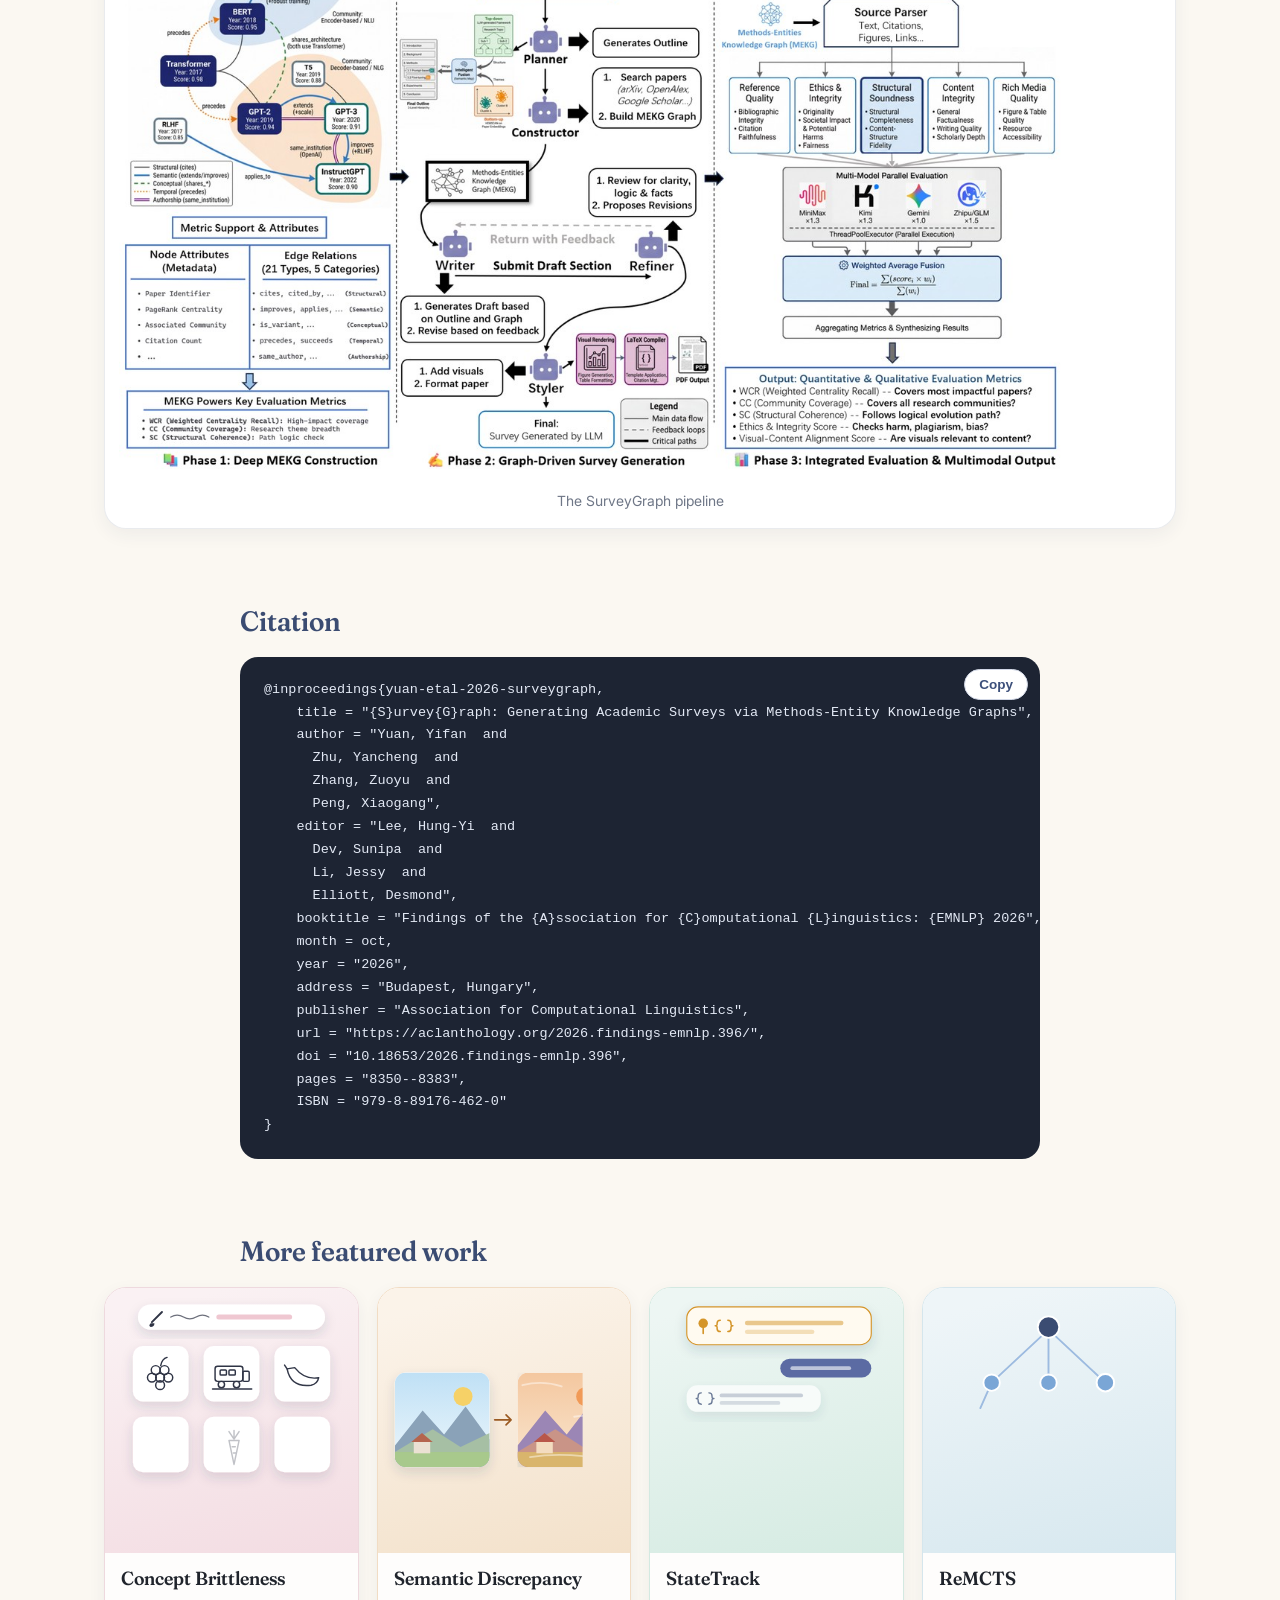
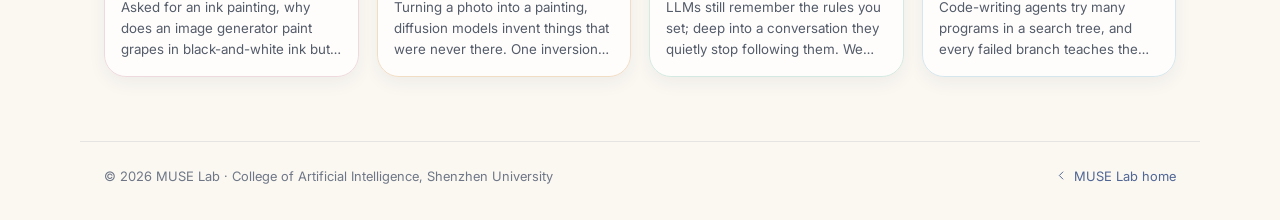
<file: lab/projects/surveygraph/index.html>
<!DOCTYPE html>
<html lang="en" class="lang-en">
<head>
  <meta charset="utf-8">
  <meta name="viewport" content="width=device-width, initial-scale=1">
  <title>SurveyGraph · MUSE Lab</title>
  <script>
    /* the language before first paint, as on the lab page: ?lang= → saved choice → browser language */
    (function () {
      var d = document.documentElement, l = null;
      try { l = new URLSearchParams(location.search).get("lang"); } catch (e) {}
      if (l !== "zh" && l !== "en") { try { l = localStorage.getItem("lang"); } catch (e) {} }
      if (l !== "zh" && l !== "en") { l = /^zh/i.test(navigator.language || "") ? "zh" : "en"; }
      d.className = "js lang-" + l;
      d.lang = l === "zh" ? "zh-CN" : "en";
    })();
  </script>
  <meta name="description" content="An AI that first maps how a research field evolved, then writes a fully cited survey along that map.">
  <link rel="canonical" href="https://yifanyuan.com/lab/projects/surveygraph/">
  <meta property="og:type" content="article">
  <meta property="og:site_name" content="MUSE Lab">
  <meta property="og:title" content="SurveyGraph · MUSE Lab">
  <meta property="og:description" content="An AI that first maps how a research field evolved, then writes a fully cited survey along that map.">
  <meta property="og:url" content="https://yifanyuan.com/lab/projects/surveygraph/">
  <meta property="og:image" content="https://yifanyuan.com/images/papers/surveygraph.jpg">
  <meta name="theme-color" content="#fbf8f2">
  <link rel="icon" type="image/png" href="../../../images/muse-favicon.png">
  <link rel="preload" href="../../../assets/fonts/inter-latin.woff2" as="font" type="font/woff2" crossorigin>
  <link rel="preload" href="../../../assets/fonts/fraunces-semibold.woff2" as="font" type="font/woff2" crossorigin>
  <link rel="stylesheet" href="../../lab.css">
</head>
<body class="project-page">
  <svg xmlns="http://www.w3.org/2000/svg" style="display: none">
    <symbol id="i-paper" viewBox="0 0 24 24"><path d="M14 3H7a2 2 0 0 0-2 2v14a2 2 0 0 0 2 2h10a2 2 0 0 0 2-2V8z"/><path d="M14 3v5h5"/><path d="M9 13h6"/><path d="M9 17h6"/></symbol>
    <symbol id="i-code" viewBox="0 0 24 24"><path d="m8 7-5 5 5 5"/><path d="m16 7 5 5-5 5"/><path d="m13.5 4-3 16"/></symbol>
    <symbol id="i-globe" viewBox="0 0 24 24"><circle cx="12" cy="12" r="9"/><path d="M3 12h18"/><path d="M12 3a14 14 0 0 1 0 18"/><path d="M12 3a14 14 0 0 0 0 18"/></symbol>
    <symbol id="i-quote" viewBox="0 0 24 24"><path d="M7 7h4v4H7c0 3 1 4 3 5"/><path d="M14 7h4v4h-4c0 3 1 4 3 5"/></symbol>
    <symbol id="i-prev" viewBox="0 0 24 24"><path d="m14.5 5.5-6.5 6.5 6.5 6.5"/></symbol>
  </svg>
  <!-- Generated from data/lab.json ("projects") and data/publications.json by admin/render.js, like the
       lab page: run `node tools/render_site.js`, or publish from the page editor; hand edits are overwritten. -->

  <div class="washes" aria-hidden="true"><span class="wash w1"></span><span class="wash w2"></span><span class="wash w3"></span><span class="wash w4"></span></div>

  <header class="bar is-scrolled">
    <a class="brand" href="../../"><img src="../../../images/muse-logo.png" width="480" height="435" alt=""><span>MUSE Lab</span></a>
    <div class="tools">
      <a class="bar__back" href="../../#work"><svg class="icon" aria-hidden="true"><use href="#i-prev"/></svg><span class="en">All featured work</span><span class="zh">全部代表作</span></a>
      <div class="lang-switch" role="group" aria-label="Language / 语言">
        <button type="button" data-set-lang="en" lang="en">EN</button>
        <button type="button" data-set-lang="zh" lang="zh-CN">中文</button>
      </div>
      <a class="corner-logo" href="../../"><img src="../../../images/muse-logo.png" width="480" height="435" alt="MUSE Lab"></a>
    </div>
  </header>

  <main class="project tone-lavender" id="content">
    <section class="project__hero">
      <div class="project__intro">
        <p class="project__venue"><span class="pub-venue">EMNLP 2026</span></p>
        <h1 class="project__title">SurveyGraph</h1>
        <p class="project__paper">SurveyGraph: Generating Academic Surveys via Methods-Entity Knowledge Graphs</p>
        <p class="project__blurb en">An AI that first maps how a research field evolved, then writes a fully cited survey along that map.</p>
        <p class="project__blurb zh">让 AI 先画出一个领域的“方法—实体”知识图谱，再沿着它写出一篇有据可查的学术综述。</p>
        <p class="project__authors"><span class="me">Yifan Yuan</span>, Yancheng Zhu, Zuoyu Zhang, Xiaogang Peng†</p>
        <p class="project__links"><a href="https://aclanthology.org/2026.findings-emnlp.396/" target="_blank" rel="noopener" class="pbtn"><svg class="icon" aria-hidden="true"><use href="#i-paper"/></svg><span>Paper</span></a><a href="https://github.com/MUSE-AI-Lab/SurveyGraph" target="_blank" rel="noopener" class="pbtn"><svg class="icon" aria-hidden="true"><use href="#i-code"/></svg><span>Code</span></a><a class="pbtn" href="#cite"><svg class="icon" aria-hidden="true"><use href="#i-quote"/></svg><span>BibTeX</span></a></p>
      </div>
      <div class="project__visual"><img src="../../../images/work/surveygraph.svg" alt=""></div>
    </section>

    <section class="project__section">
      <h2 class="project__h"><span class="en">Overview</span><span class="zh">概览</span></h2>
      <p class="project__text en">Publications are growing so fast that writing a good survey is ever more costly, and current LLM survey generators mostly retrieve papers as a flat pile of independent documents. A good survey explains how a field evolved — which work extends which, which methods compete, which benchmarks mark turning points — structure that similarity-based retrieval cannot see, so generated surveys read like a collage of summaries. SurveyGraph builds a Methods-Entity Knowledge Graph that records follow-on, competition and shared-resource relations between methods, and uses it as the backbone for core-paper discovery, graph-aware retrieval, outline generation and evolution-aware writing. Graph-aware retrieval nearly doubles recall over flat lexical baselines (p = 0.004), and citation audits find that 80.6% of generated sentences are fully or partly supported by the papers they cite.</p>
      <p class="project__text zh">论文越来越多，写一篇好的综述越来越费时费力，而现有的大模型自动综述系统大多把文献当作一堆彼此独立的文档来检索。好的综述要讲清楚一个领域如何演化——哪项工作延续了谁、哪些方法相互竞争、哪些基准标志着转折，只按相似度检索看不到这些结构，生成的综述容易变成零散摘要的拼贴。SurveyGraph 构建“方法—实体知识图谱”（MEKG），显式记录方法之间的延续、竞争和共享资源等关系，并以它为主干完成核心论文发现、图感知检索、大纲生成和按演化脉络组织的写作。图感知检索的召回率接近平面检索基线的两倍（p=0.004），引用核查显示 80.6% 的生成句子能在所引文献中找到完全或部分支撑。</p>
    </section>

    <section class="project__section">
      <h2 class="project__h"><span class="en">Highlights</span><span class="zh">要点</span></h2>
      <ol class="project__points">
        <li><span class="en">A Methods-Entity Knowledge Graph records which methods extend, compete with or share resources with others, and becomes the survey's backbone.</span><span class="zh">用“方法—实体知识图谱”记录方法之间的延续、竞争和共享资源，作为综述的骨架。</span></li>
        <li><span class="en">Graph-aware retrieval nearly doubles recall over flat lexical baselines (p = 0.004).</span><span class="zh">图感知检索的召回率接近平面检索基线的两倍（p = 0.004）。</span></li>
        <li><span class="en">Citation audits find 80.6% of generated sentences fully or partly supported by the papers they cite.</span><span class="zh">引用核查：80.6% 的生成句子能在所引文献中找到完全或部分支撑。</span></li>
      </ol>
    </section>

    <section class="project__section project__section--wide">
      <h2 class="project__h"><span class="en">Method</span><span class="zh">方法</span></h2>
      <figure class="project__figure"><a href="../../../images/papers/surveygraph.jpg" target="_blank" rel="noopener"><img src="../../../images/papers/surveygraph.jpg" width="1400" height="732" loading="lazy" alt="The SurveyGraph pipeline"></a><figcaption>The SurveyGraph pipeline</figcaption></figure>
    </section>

    <section class="project__section" id="cite">
      <h2 class="project__h"><span class="en">Citation</span><span class="zh">引用</span></h2>
      <div class="project__bib"><pre><code>@inproceedings{yuan-etal-2026-surveygraph,
    title = "{S}urvey{G}raph: Generating Academic Surveys via Methods-Entity Knowledge Graphs",
    author = "Yuan, Yifan  and
      Zhu, Yancheng  and
      Zhang, Zuoyu  and
      Peng, Xiaogang",
    editor = "Lee, Hung-Yi  and
      Dev, Sunipa  and
      Li, Jessy  and
      Elliott, Desmond",
    booktitle = "Findings of the {A}ssociation for {C}omputational {L}inguistics: {EMNLP} 2026",
    month = oct,
    year = "2026",
    address = "Budapest, Hungary",
    publisher = "Association for Computational Linguistics",
    url = "https://aclanthology.org/2026.findings-emnlp.396/",
    doi = "10.18653/2026.findings-emnlp.396",
    pages = "8350--8383",
    ISBN = "979-8-89176-462-0"
}</code></pre><button type="button" class="pbtn project__copy" data-copy><span class="en">Copy</span><span class="zh">复制</span></button></div>
    </section>

    <section class="project__section project__section--wide">
      <h2 class="project__h"><span class="en">More featured work</span><span class="zh">更多代表作</span></h2>
      <div class="project__more">
        <a class="pcard tone-pink" href="../concept-brittleness/"><span class="pcard__visual"><img src="../../../images/work/concept-brittleness.svg" alt="" loading="lazy"></span><span class="pcard__name">Concept Brittleness</span><span class="pcard__blurb"><span class="en">Asked for an ink painting, why does an image generator paint grapes in black-and-white ink but always paint a cake in color? We found what makes the result depend on the object being drawn, and fix this “object-level concept brittleness” without any training.</span><span class="zh">同样画一幅水墨画，为什么图像生成模型能把葡萄画成黑白水墨色，而却把蛋糕始终画成彩色的？我们找到了这种因为画的物体不同而产生差异的原因，无需训练即可修正这种“物体级的概念脆弱性”。</span></span></a>
        <a class="pcard tone-sand" href="../semantic-discrepancy/"><span class="pcard__visual"><img src="../../../images/work/semantic-discrepancy.svg" alt="" loading="lazy"></span><span class="pcard__name">Semantic Discrepancy</span><span class="pcard__blurb"><span class="en">Turning a photo into a painting, diffusion models invent things that were never there. One inversion step fixes it.</span><span class="zh">照片转油画时，模型会凭空“脑补”原图里没有的东西。一步反演就能修正。</span></span></a>
        <a class="pcard tone-mint" href="../statetrack/"><span class="pcard__visual"><img src="../../../images/work/statetrack.svg" alt="" loading="lazy"></span><span class="pcard__name">StateTrack</span><span class="pcard__blurb"><span class="en">LLMs still remember the rules you set; deep into a conversation they quietly stop following them. We found this collapse and measured it.</span><span class="zh">大模型还记得你定下的规则，却在长对话里悄悄不再遵守。我们发现并量化了这种“状态崩塌”。</span></span></a>
        <a class="pcard tone-blue" href="../remcts/"><span class="pcard__visual"><img src="../../../images/work/remcts.svg" alt="" loading="lazy"></span><span class="pcard__name">ReMCTS</span><span class="pcard__blurb"><span class="en">Code-writing agents try many programs in a search tree, and every failed branch teaches the others.</span><span class="zh">写代码的智能体在一棵搜索树上多路尝试，失败分支的经验会分享给其他分支，少走弯路。</span></span></a>
      </div>
    </section>
  </main>

  <footer class="foot">
    <p>© 2026 MUSE Lab · <span class="en">College of Artificial Intelligence, Shenzhen University</span><span class="zh">深圳大学人工智能学院</span></p>
    <a class="to-top" href="../../"><svg class="icon" aria-hidden="true"><use href="#i-prev"/></svg><span class="en">MUSE Lab home</span><span class="zh">实验室主页</span></a>
  </footer>

  <script>
    /* the language switch (one choice for the whole lab site) and copying the citation */
    (function () {
      var root = document.documentElement;
      [].forEach.call(document.querySelectorAll("[data-set-lang]"), function (b) {
        b.addEventListener("click", function () {
          var l = b.getAttribute("data-set-lang");
          root.classList.remove("lang-en", "lang-zh");
          root.classList.add("lang-" + l);
          root.lang = l === "zh" ? "zh-CN" : "en";
          try { localStorage.setItem("lang", l); } catch (e) {}
        });
      });
      var copy = document.querySelector("[data-copy]");
      if (copy && navigator.clipboard) {
        copy.addEventListener("click", function () {
          navigator.clipboard.writeText(document.querySelector(".project__bib code").textContent).then(function () {
            copy.classList.add("is-done");
            setTimeout(function () { copy.classList.remove("is-done"); }, 1600);
          });
        });
      }
    })();
  </script>
  <!-- Statcounter (project 13365820): visits, visitor IPs and a visitor map at statcounter.com -->
  <script>
    var sc_project = 13365820;
    var sc_invisible = 1;
    var sc_security = "bf63664a";
  </script>
  <script src="https://www.statcounter.com/counter/counter.js" async></script>
  <noscript><div class="statcounter"><a title="Web Analytics" href="https://statcounter.com/" target="_blank"><img class="statcounter" src="https://c.statcounter.com/13365820/0/bf63664a/1/" alt="Web Analytics" referrerPolicy="no-referrer-when-downgrade"></a></div></noscript>
</body>
</html>
</file>
<file: assets/css/style.css>
/* =========================================================
   Yifan Yuan · Homepage
   Layout follows the AcademicPages / WowPage look (sidebar +
   single content column). Palette is sampled from the portrait
   background (#9ea8be) and deepened for readable text.
   ========================================================= */

/* Self-hosted fonts (Google Fonts is unreliable in mainland China):
   Inter for text, Fraunces for headings and venue names, Ma Shan Zheng
   brush calligraphy (subset to the heading characters) for Chinese headings. */
@font-face {
  font-family: "Inter";
  src: url("../fonts/inter-latin.woff2") format("woff2");
  font-weight: 400 700;
  font-display: swap;
}

@font-face {
  font-family: "Fraunces";
  src: url("../fonts/fraunces-semibold.woff2") format("woff2");
  font-weight: 600;
  font-style: normal;
  font-display: swap;
}

@font-face {
  font-family: "Fraunces";
  src: url("../fonts/fraunces-semibold-italic.woff2") format("woff2");
  font-weight: 600;
  font-style: italic;
  font-display: swap;
}

@font-face {
  font-family: "Ma Shan Zheng Subset";
  src: url("../fonts/mashanzheng-subset.woff2") format("woff2");
  font-display: swap;
}

:root {
  --text: #494e57;
  --text-muted: #7a8190;
  --text-soft: #5d6370;
  --text-faint: #6b7280;
  --heading: #20242c;
  --photo: #9ea8be;            /* portrait background */
  --accent: #506695;           /* links, active states (5.7:1 on white) */
  --accent-strong: #3d507b;    /* hover */
  --accent-heading: #6278a7;   /* hand-written heading */
  --accent-soft: #f3f5fa;
  --accent-border: #d1d7e6;
  --accent-deep: #3b4c72;      /* text on soft fills */
  --venue: #5c6984;
  --glow: rgba(80, 102, 149, 0.1);
  --border: #eceff4;
  --card-border: #dde2ea;
  --panel: #f5f6f9;
  --card: #f8f9fb;
  --shadow: 0 4px 10px rgba(36, 52, 88, 0.06);
  --shadow-hover: 0 12px 26px rgba(36, 52, 88, 0.12);
  --ease-out: cubic-bezier(0.2, 0.65, 0.3, 1);
  /* MUSE Lab logo colours */
  --muse-navy: #14294a;
  --muse-sky: #aee8f8;
  --muse-orange: #f7923f;
  --muse-orange-deep: #ad4f15;   /* orange text on light fills (4.9:1) */
  --muse-orange-soft: #fff2e6;
  --masthead-h: 70px;
  --font: "Inter", "PingFang SC", "Hiragino Sans GB", "Microsoft YaHei", "Noto Sans CJK SC",
    "Source Han Sans SC", system-ui, sans-serif;
  --font-display: "Fraunces", "Ma Shan Zheng Subset", "Kaiti SC", "STKaiti", "KaiTi", Georgia, serif;
  --font-brush: "Ma Shan Zheng Subset", "Kaiti SC", "STKaiti", "KaiTi", serif;
  color-scheme: light;
}

*,
*::before,
*::after {
  box-sizing: border-box;
}

html {
  scroll-behavior: smooth;
  -webkit-text-size-adjust: 100%;
  text-size-adjust: 100%;
}

body {
  margin: 0;
  font-family: var(--font);
  font-size: 15px;
  line-height: 1.6;
  color: var(--text);
  background: #fff;
  -webkit-font-smoothing: antialiased;
  text-rendering: optimizeLegibility;
  /* the brush font has a single weight: never fake-bold it */
  font-synthesis-weight: none;
}

/* ---------- bilingual switch ---------- */
.lang-en .zh,
.lang-zh .en {
  display: none !important;
}

a {
  color: var(--accent);
  text-decoration: none;
  transition: color 0.25s ease;
}

a:hover {
  color: var(--accent-strong);
  text-decoration: underline;
  text-underline-offset: 3px;
}

img {
  max-width: 100%;
}

.icon {
  width: 16px;
  height: 16px;
  flex: none;
  fill: none;
  stroke: currentColor;
  stroke-width: 2;
  stroke-linecap: round;
  stroke-linejoin: round;
}

.sr-only {
  position: absolute;
  width: 1px;
  height: 1px;
  overflow: hidden;
  clip: rect(0 0 0 0);
  white-space: nowrap;
}

.skip-link {
  position: absolute;
  left: -9999px;
  top: 8px;
  z-index: 100;
  padding: 6px 12px;
  background: #fff;
  border: 1px solid var(--card-border);
  border-radius: 6px;
}

.skip-link:focus {
  left: 12px;
}

:focus-visible {
  outline: 2px solid var(--accent);
  outline-offset: 2px;
}

/* ---------- masthead ---------- */
.masthead {
  position: sticky;
  top: 0;
  z-index: 30;
  height: var(--masthead-h);
  background: #fff;
  border-bottom: 1px solid var(--border);
  transition: box-shadow 0.3s ease;
}

.masthead.is-scrolled {
  box-shadow: 0 6px 22px rgba(31, 45, 77, 0.07);
}

.scroll-progress {
  position: absolute;
  left: 0;
  right: 0;
  bottom: -1px;
  height: 2px;
  pointer-events: none;
}

.scroll-progress span {
  display: block;
  height: 100%;
  background: linear-gradient(90deg, var(--photo), var(--accent));
  transform: scaleX(var(--progress, 0));
  transform-origin: left center;
}

.masthead__inner {
  position: relative;
  max-width: 1280px;
  height: 100%;
  margin: 0 auto;
  padding: 0 1em;
  display: flex;
  align-items: center;
}

.site-title {
  margin-right: 2.2rem;
  font-size: 17px;
  font-weight: 700;
  color: var(--text);
  white-space: nowrap;
}

.site-title:hover {
  color: var(--accent);
  text-decoration: none;
}

.site-nav {
  display: flex;
  align-items: center;
  min-width: 0;
}

.site-nav a {
  position: relative;
  margin: 0 0.9rem;
  padding: 0.5rem 0;
  font-size: 16px;
  color: var(--text-muted);
  white-space: nowrap;
}

.site-nav a::after {
  content: "";
  position: absolute;
  left: 0;
  right: 0;
  bottom: 0;
  height: 3px;
  border-radius: 2px;
  background: var(--accent);
  transform: scaleX(0);
  transition: transform 0.25s ease;
}

.site-nav a:hover,
.site-nav a.is-active {
  color: var(--text);
  text-decoration: none;
}

.site-nav a:hover::after,
.site-nav a.is-active::after {
  transform: scaleX(1);
}

/* the lab entry stands out as an outlined pill */
.site-nav a.nav-lab {
  margin-left: 0.6rem;
  padding: 5px 13px;
  border: 1px solid var(--accent-border);
  border-radius: 999px;
  background: var(--accent-soft);
  color: var(--accent-deep);
  transition: background-color 0.25s ease, color 0.25s ease, border-color 0.25s ease;
}

.site-nav a.nav-lab::after {
  display: none;
}

.site-nav a.nav-lab:hover {
  border-color: var(--accent);
  background: var(--accent);
  color: #fff;
}

.masthead__tools {
  display: flex;
  align-items: center;
  gap: 0.6rem;
  margin-left: auto;
}

.lang-switch {
  display: inline-flex;
  padding: 3px;
  border: 1px solid #e3e7ee;
  border-radius: 999px;
  background: var(--panel);
}

.lang-switch button {
  border: 0;
  border-radius: 999px;
  padding: 6px 12px;
  background: transparent;
  font: inherit;
  font-size: 13px;
  line-height: 1;
  color: var(--text-muted);
  cursor: pointer;
  transition: background-color 0.2s ease, color 0.2s ease;
}

.lang-switch button:hover {
  color: var(--text);
}

.lang-en .lang-switch [data-set-lang="en"],
.lang-zh .lang-switch [data-set-lang="zh"] {
  background: var(--accent);
  color: #fff;
}

.nav-toggle {
  display: none;
  width: 40px;
  height: 40px;
  padding: 0;
  border: 1px solid #e3e7ee;
  border-radius: 10px;
  background: #fff;
  cursor: pointer;
  align-items: center;
  justify-content: center;
  flex-direction: column;
  gap: 4px;
}

.nav-toggle span {
  display: block;
  width: 18px;
  height: 2px;
  border-radius: 2px;
  background: var(--text);
  transition: transform 0.2s ease, opacity 0.2s ease;
}

.masthead.is-open .nav-toggle span:nth-child(1) {
  transform: translateY(6px) rotate(45deg);
}

.masthead.is-open .nav-toggle span:nth-child(2) {
  opacity: 0;
}

.masthead.is-open .nav-toggle span:nth-child(3) {
  transform: translateY(-6px) rotate(-45deg);
}

/* ---------- page layout ---------- */
.layout {
  max-width: 1280px;
  margin: 0 auto;
  padding: 30px 15px 0;
  display: grid;
  grid-template-columns: 220px minmax(0, 1fr);
  column-gap: 45px;
}

.sidebar {
  position: sticky;
  top: calc(var(--masthead-h) + 30px);
  align-self: start;
}

/* Full, uncropped portrait without a frame (tilts gently on hover). */
.author__avatar {
  display: block;
  width: 100%;
  height: auto;
  border-radius: 8px;
  transition: transform 0.35s var(--ease-out);
  will-change: transform;
}

.author__name {
  margin: 14px 0 0;
  font-family: var(--font-display);
  font-size: 18px;
  font-weight: 600;
  line-height: 1.25;
  color: var(--heading);
}

.author__title {
  margin: 6px 0 0;
  font-size: 12px;
  line-height: 1.45;
}

.title-sep {
  display: none;
}

/* personal motto in brush calligraphy (shown in both languages, glossed in English) */
.author__bio {
  margin: 10px 0 0;
  line-height: 1.4;
}

.author__motto {
  display: block;
  font-family: var(--font-brush);
  font-size: 19px;
  letter-spacing: 0.08em;
  color: var(--accent-heading);
}

.author__motto-en {
  display: block;
  margin-top: 1px;
  font-family: var(--font-display);
  font-size: 12px;
  font-style: italic;
  color: var(--text-muted);
}

.follow-btn {
  display: none;
}

.author__urls {
  list-style: none;
  margin: 16px 0 0;
  padding: 0;
}

.author__urls li {
  display: flex;
  align-items: center;
  gap: 8px;
  margin: 0 0 9px;
  font-size: 13px;
  line-height: 1.4;
}

.author__urls a {
  display: inline-flex;
  align-items: center;
  gap: 8px;
  color: inherit;
  transition: color 0.2s ease, translate 0.2s ease;
}

.author__urls a:hover {
  color: var(--accent);
  text-decoration: none;
  translate: 3px 0;
}

.author__urls .icon--accent {
  color: var(--accent);
}

.author__urls .icon--szu {
  color: #a3174a;
}

/* ---------- content ---------- */
.page__content {
  min-width: 0;
  padding-bottom: 2.5em;
}

.page__content p {
  margin: 0 0 1.1em;
}

.section {
  scroll-margin-top: calc(var(--masthead-h) + 12px);
}

.page__content h2 {
  position: relative;
  margin: 1.8em 0 0.8em;
  padding-bottom: 0.45em;
  border-bottom: 1px solid var(--border);
  font-family: var(--font-display);
  font-size: 1.45em;
  font-weight: 600;
  line-height: 1.3;
  letter-spacing: 0.005em;
  color: var(--heading);
}

.page__content h2::after {
  content: "";
  position: absolute;
  left: 0;
  bottom: -2px;
  width: 46px;
  height: 3px;
  border-radius: 3px;
  background: linear-gradient(90deg, var(--accent), var(--photo));
  transform-origin: left center;
  transition: transform 0.9s var(--ease-out) 0.25s;
}

.main-heading {
  margin: 0 0 0.2em;
  font-family: var(--font-display);
  font-size: 2em;
  font-style: italic;
  font-weight: 600;
  line-height: 1.25;
  letter-spacing: -0.005em;
  text-align: center;
  color: var(--accent-heading);
}

.main-heading .zh {
  font-style: normal;
  letter-spacing: 0.04em;
}

.wave {
  display: inline-block;
  transform-origin: 70% 70%;
  animation: wave 2.6s ease-in-out infinite;
}

@keyframes wave {
  0%, 60%, 100% { transform: rotate(0deg); }
  10%, 30% { transform: rotate(14deg); }
  20% { transform: rotate(-8deg); }
  40% { transform: rotate(-4deg); }
  50% { transform: rotate(10deg); }
}

/* tagline under the greeting; the keyword gets a highlighter stroke that draws in */
.page__content .tagline {
  margin: 0 0 1.4em;
  text-align: center;
  font-size: 15px;
  color: var(--text-muted);
}

.hl {
  padding: 0 3px;
  background: linear-gradient(transparent 58%, rgba(158, 168, 190, 0.42) 58%) no-repeat 0 0 / 100% 100%;
  font-weight: 700;
  color: var(--accent);
}

.js-reveal .tagline .hl {
  transition: background-size 0.9s var(--ease-out) 0.55s;
}

.js-reveal .tagline:not(.is-visible) .hl {
  background-size: 0% 100%;
}

/* ---------- news ---------- */
.news-box {
  max-height: 312px;
  overflow-y: auto;
  margin-bottom: 20px;
  padding: 10px 14px;
  border-radius: 10px;
  background: var(--panel);
  scrollbar-width: thin;
  scrollbar-color: rgba(80, 102, 149, 0.35) transparent;
}

.news-list {
  list-style: none;
  margin: 0;
  padding: 0;
}

.news-list li {
  margin-bottom: 10px;
  line-height: 1.5;
}

.news-list li:last-child {
  margin-bottom: 0;
}

.news-date {
  display: inline-block;
  min-width: 70px;
  font-style: italic;
  color: var(--accent);
}

/* ---------- MUSE Lab entry ---------- */
/* painting & music backdrop drawn by the inline .lab-art SVG */
.lab-banner {
  position: relative;
  overflow: hidden;
  display: flex;
  align-items: center;
  gap: 20px;
  margin: 4px 0 22px;
  padding: 20px 22px;
  border: 1px solid #e5ecf3;
  border-radius: 16px;
  background: linear-gradient(115deg, #fffaf2 0%, #fdfdfb 42%, #eef8fd 100%);
  box-shadow: var(--shadow);
  transition: transform 0.25s ease, box-shadow 0.3s ease;
}

.lab-banner:hover {
  box-shadow: var(--shadow-hover);
  transform: translateY(-3px);
}

.lab-art {
  position: absolute;
  inset: 0;
  z-index: 0;
  width: 100%;
  height: 100%;
  pointer-events: none;
  /* fade the artwork out behind the text, full strength on the right */
  -webkit-mask-image: linear-gradient(90deg, transparent 18%, rgba(0, 0, 0, 0.35) 42%, #000 68%);
  mask-image: linear-gradient(90deg, transparent 18%, rgba(0, 0, 0, 0.35) 42%, #000 68%);
}

.lab-banner > :not(.lab-art) {
  position: relative;
  z-index: 1;
}

.lab-art__wash circle {
  opacity: 0.6;
  transform-box: fill-box;
  transform-origin: center;
  animation: wash-drift 11s ease-in-out infinite alternate;
}

.lab-art__wash circle:nth-child(2) { animation-delay: -3s; }
.lab-art__wash circle:nth-child(3) { animation-delay: -6s; }
.lab-art__wash circle:nth-child(4) { animation-delay: -8s; }

@keyframes wash-drift {
  from { transform: translate(0, 0) scale(1); }
  to { transform: translate(-14px, 8px) scale(1.12); }
}

.lab-art__notes use {
  transform-box: fill-box;
  transform-origin: center;
  animation: note-float 3.8s ease-in-out infinite;
}

.lab-art__notes .n2 { animation-delay: -0.8s; }
.lab-art__notes .n3 { animation-delay: -1.6s; }
.lab-art__notes .n4 { animation-delay: -2.4s; }
.lab-art__notes .n5 { animation-delay: -3.1s; }

@keyframes note-float {
  0%, 100% { transform: translateY(0) rotate(0deg); }
  50% { transform: translateY(-7px) rotate(-6deg); }
}

.lab-art__sparks path {
  transform-box: fill-box;
  transform-origin: center;
  animation: twinkle 2.6s ease-in-out infinite;
}

.lab-art__sparks .sp2 { animation-delay: -0.9s; }
.lab-art__sparks .sp3 { animation-delay: -1.7s; }

@keyframes twinkle {
  0%, 100% { transform: scale(1); opacity: 1; }
  50% { transform: scale(0.5); opacity: 0.4; }
}

.lab-banner__logo {
  flex: none;
  width: 96px;
  height: auto;
  filter: drop-shadow(0 6px 10px rgba(20, 41, 74, 0.12));
  transition: transform 0.5s var(--ease-out);
}

.lab-banner:hover .lab-banner__logo {
  transform: rotate(-6deg) scale(1.07);
}

.lab-banner__text {
  flex: 1;
  min-width: 0;
  max-width: 560px;
  margin-right: auto;
}

.lab-banner__text strong {
  font-family: var(--font-display);
  font-size: 1.35em;
  font-weight: 600;
  color: var(--muse-navy);
}

.lab-banner__full {
  display: block;
  margin: 1px 0 6px;
  font-size: 13px;
  font-style: italic;
  color: var(--text-faint);
}

.page__content .lab-banner__text p {
  margin: 0;
  font-size: 14px;
  color: var(--text-soft);
}

.lab-banner__btn {
  flex: none;
  display: inline-flex;
  align-items: center;
  gap: 8px;
  padding: 9px 16px;
  border-radius: 999px;
  background: var(--accent);
  font-size: 14px;
  color: #fff;
  box-shadow: 0 6px 14px rgba(80, 102, 149, 0.28);
  transition: background-color 0.25s ease, color 0.25s ease;
}

.lab-banner__btn:hover {
  background: var(--muse-orange);
  color: var(--muse-navy);
  text-decoration: none;
}

.lab-banner__btn .arrow {
  transition: transform 0.25s ease;
}

.lab-banner__btn:hover .arrow {
  transform: translateX(4px);
}

/* ---------- research themes ---------- */
.theme-grid {
  display: grid;
  grid-template-columns: repeat(3, minmax(0, 1fr));
  gap: 16px;
  margin: 4px 0 14px;
}

/* three tinted cards whose colours hint at the theme (mist blue: vision,
   sage: trust, blush: emotion); paper tiles jump to the paper below */
.theme-card {
  --tc-bg: var(--card);
  --tc-border: #e3e8ef;
  --tc-accent: var(--accent);
  --tc-seal: var(--photo);
  display: flex;
  flex-direction: column;
  padding: 18px 16px 16px;
  border: 1px solid var(--tc-border);
  border-radius: 14px;
  background-color: var(--tc-bg);
  box-shadow: var(--shadow);
}

.theme-card--visual {
  --tc-bg: #eef5f8;
  --tc-border: #d5e6ed;
  --tc-accent: #44707f;
  --tc-seal: #6d97a8;
  --glow: rgba(68, 112, 127, 0.13);
}

.theme-card--trust {
  --tc-bg: #eff4ee;
  --tc-border: #d8e5d6;
  --tc-accent: #4a6f4f;
  --tc-seal: #7b9d7c;
  --glow: rgba(74, 111, 79, 0.13);
}

.theme-card--affect {
  --tc-bg: #f9eff1;
  --tc-border: #eed9de;
  --tc-accent: #94525f;
  --tc-seal: #bd8492;
  --glow: rgba(148, 82, 95, 0.12);
}

.theme-card__head {
  display: flex;
  align-items: center;
  gap: 12px;
  margin-bottom: 10px;
}

/* seal stamp with a brush-written character */
.theme-seal {
  flex: none;
  display: grid;
  place-items: center;
  width: 48px;
  height: 48px;
  border-radius: 12px;
  background: var(--tc-seal);
  box-shadow: inset 0 0 0 2px rgba(255, 255, 255, 0.5), 0 6px 14px rgba(36, 52, 88, 0.1);
  font-family: var(--font-brush);
  font-size: 31px;
  line-height: 1;
  color: #fff;
  transform: rotate(-6deg);
  transition: transform 0.4s var(--ease-out);
}

.theme-card:hover .theme-seal {
  transform: rotate(0deg) scale(1.06);
}

.page__content .theme-card__title {
  margin: 0;
  font-family: var(--font-display);
  font-size: 17px;
  font-weight: 600;
  line-height: 1.3;
  color: var(--heading);
  text-wrap: balance;
}

.lang-zh .page__content .theme-card__title {
  font-size: 19px;
  font-weight: 400;
  letter-spacing: 0.02em;
}

.page__content .theme-card p {
  margin: 0 0 4px;
  font-size: 13.5px;
  line-height: 1.6;
  color: var(--text-soft);
}

/* paper tags: each one jumps to the paper below */
.theme-card__refs {
  display: flex;
  flex-wrap: wrap;
  gap: 6px;
  margin-top: auto;
  padding-top: 12px;
}

.theme-card__refs a {
  padding: 2px 10px;
  border: 1px solid var(--tc-border);
  border-radius: 999px;
  background: #fff;
  font-size: 12.5px;
  line-height: 1.55;
  color: var(--tc-accent);
  transition: background-color 0.2s ease, color 0.2s ease, border-color 0.2s ease;
}

.theme-card__refs a:hover {
  border-color: var(--tc-accent);
  background: var(--tc-accent);
  color: #fff;
  text-decoration: none;
}

.applications {
  font-size: 14px;
  color: var(--text-soft);
}

.applications strong {
  color: var(--text);
}

/* ---------- experience ---------- */
.experience-container {
  display: flex;
  flex-direction: column;
  gap: 20px;
}

.experience-card {
  display: flex;
  align-items: center;
  padding: 16px;
  border-radius: 12px;
  background-color: var(--card);
  box-shadow: var(--shadow);
}

/* every logo sits on a small white tile */
.experience-logo {
  flex: none;
  box-sizing: border-box;
  width: 60px;
  height: 60px;
  margin-right: 20px;
  padding: 5px;
  border: 1px solid #e3e7ee;
  border-radius: 10px;
  background: #fff;
  object-fit: contain;
}

.experience-info {
  font-family: "Segoe UI", var(--font);
}

.experience-info strong {
  font-size: 1.1em;
  color: var(--text);
}

.experience-info em,
.experience-info a {
  color: var(--text);
}

/* ---------- shared card interactions ---------- */
.theme-card,
.experience-card,
.publication-card {
  transition: transform 0.25s ease, box-shadow 0.3s ease, border-color 0.3s ease;
}

.theme-card:hover,
.experience-card:hover,
.publication-card:hover {
  transform: translateY(-3px);
  box-shadow: var(--shadow-hover);
}

/* soft light that follows the pointer (coordinates set in main.js) */
.spotlight {
  background-image: radial-gradient(420px circle at var(--mx, -999px) var(--my, -999px), var(--glow), transparent 62%);
}

/* ---------- publications ---------- */
.pub-button-container {
  display: flex;
  flex-wrap: wrap;
  gap: 10px;
  margin: 20px 0 12px;
}

.pub-button {
  padding: 8px 16px;
  border: 1px solid #cfd5e0;
  border-radius: 20px;
  background: #f1f3f7;
  font: inherit;
  font-size: 14px;
  color: var(--text);
  cursor: pointer;
  transition: background-color 0.25s ease, color 0.25s ease, border-color 0.25s ease;
}

.pub-button:hover {
  background: #e4e8ef;
}

.pub-button.active {
  border-color: var(--accent);
  background: var(--accent);
  color: #fff;
}

.pub-legend {
  font-size: 14px;
}

.publication-view[hidden] {
  display: none !important;
}

.publication-view {
  animation: view-in 0.45s var(--ease-out) both;
}

@keyframes view-in {
  from { opacity: 0; transform: translateY(10px); }
  to { opacity: 1; transform: none; }
}

.publication-card {
  display: flex;
  align-items: center;
  margin-bottom: 20px;
  padding: 6px;
  border: 1.5px solid var(--card-border);
  border-radius: 10px;
  background-color: #fff;
  color: var(--text-soft);
  scroll-margin-top: calc(var(--masthead-h) + 20px);
}

.publication-card:hover {
  border-color: var(--accent-border);
}

.pub-media {
  flex: 0 0 auto;
  display: flex;
  align-items: center;
  justify-content: center;
  width: 280px;
  height: 158px;
  margin-right: 20px;
  padding: 6px;
  border-radius: 7px;
  overflow: hidden;
  background: #fff;
}

.pub-media img {
  display: block;
  max-width: 100%;
  max-height: 100%;
  width: auto;
  height: auto;
  transition: transform 0.45s var(--ease-out);
}

.publication-card:hover .pub-media img {
  transform: scale(1.04);
}

/* Placeholder tile for papers without a figure (see README). */
.venue-tile {
  flex-direction: column;
  gap: 2px;
  background:
    radial-gradient(circle at 1px 1px, rgba(80, 102, 149, 0.17) 1px, transparent 1.3px) 0 0 / 12px 12px,
    linear-gradient(135deg, #f3f5fa 0%, #dfe5f0 100%);
  color: var(--accent-deep);
  text-align: center;
  user-select: none;
}

.venue-tile__name {
  font-family: var(--font-display);
  font-style: italic;
  font-size: 28px;
  line-height: 1.1;
  letter-spacing: 0.02em;
}

.venue-tile--long .venue-tile__name {
  font-size: 21px;
}

.venue-tile__year {
  font-size: 12px;
  font-weight: 700;
  letter-spacing: 0.3em;
  opacity: 0.85;
}

.pub-body {
  min-width: 0;
  padding: 8px 12px 8px 0;
}

.pub-title {
  display: block;
  font-size: 15px;
  line-height: 1.4;
  color: var(--heading);
}

.pub-authors {
  margin: 4px 0;
  font-size: 13px;
  font-style: italic;
  color: var(--text-faint);
}

.pub-authors .me,
.pub-list-authors .me {
  font-weight: 700;
  color: var(--accent);
}

.page__content .pub-desc {
  margin: 6px 0 0;
  font-size: 13.5px;
  line-height: 1.55;
  color: var(--text-soft);
}

.pub-meta {
  display: flex;
  flex-wrap: wrap;
  align-items: center;
  gap: 6px 8px;
  margin-top: 6px;
}

/* venue names stand out in the logo's orange, set in Fraunces italic */
.pub-venue {
  display: inline-flex;
  align-items: center;
  gap: 6px;
  padding: 1px 11px 2px 9px;
  border: 1px solid #f6cba3;
  border-radius: 7px;
  background: linear-gradient(120deg, #fff6ee 0%, var(--muse-orange-soft) 100%);
  font-family: var(--font-display);
  font-size: 15px;
  font-style: italic;
  font-weight: 600;
  letter-spacing: 0.01em;
  color: var(--muse-orange-deep);
}

.pub-venue::before {
  content: "\2726";
  font-style: normal;
  font-size: 12px;
  color: var(--muse-orange);
}

.pub-badge {
  display: inline-flex;
  align-items: center;
  gap: 0.35em;
  padding: 2px 8px;
  border: 1px solid var(--accent-border);
  border-radius: 999px;
  background: var(--accent-soft);
  font-size: 11px;
  font-weight: 700;
  line-height: 1.4;
  letter-spacing: 0.01em;
  color: var(--accent-deep);
  white-space: nowrap;
}

.pub-badge::before {
  content: "";
  width: 0.45em;
  height: 0.45em;
  border-radius: 999px;
  background: currentColor;
  opacity: 0.75;
}

/* the full list shows every paper at once (no scroll box) */
#full-publications {
  margin-bottom: 24px;
}

.news-box::-webkit-scrollbar {
  width: 8px;
}

.news-box::-webkit-scrollbar-thumb {
  border-radius: 999px;
  background: rgba(80, 102, 149, 0.4);
}

.full-publication-list,
.grant-list {
  margin: 0;
  padding-left: 1.6rem;
  font-size: 15px;
  line-height: 1.55;
  color: var(--text-soft);
}

.grant-list {
  list-style: none;
  padding-left: 0;
}

.full-publication-list li,
.grant-list li {
  margin-bottom: 14px;
  padding-left: 2px;
  border-radius: 6px;
  scroll-margin-top: 20px;
}

.full-publication-list li::marker {
  font-size: 13px;
  color: var(--text-muted);
}

.pub-list-badge {
  display: inline-block;
  margin-right: 6px;
  padding: 2px 8px;
  border: 1px solid var(--accent-border);
  border-radius: 999px;
  background: var(--accent-soft);
  font-size: 11px;
  font-weight: 700;
  line-height: 1.35;
  color: var(--accent-deep);
  vertical-align: 1px;
  white-space: nowrap;
}

.pub-list-badge--muted {
  border-color: #e3e6ea;
  background: #f4f5f7;
  color: var(--text-faint);
}

.pub-list-badge--solid {
  border-color: var(--accent);
  background: var(--accent);
  color: #fff;
}

.pub-list-title {
  font-weight: 700;
  line-height: 1.45;
  color: var(--heading);
}

.pub-list-authors {
  font-size: 13px;
  font-style: italic;
  color: var(--text-faint);
}

.pub-list-note {
  font-size: 13px;
  font-style: italic;
  font-weight: 700;
  color: var(--venue);
}

.pub-list-links a {
  margin-left: 4px;
  font-size: 13px;
  font-weight: 700;
}

.flash {
  animation: flash 1.8s ease;
}

@keyframes flash {
  0%, 100% { box-shadow: 0 0 0 0 rgba(80, 102, 149, 0); }
  25% { box-shadow: 0 0 0 4px rgba(80, 102, 149, 0.4); }
}

/* ---------- grants ---------- */
.grant-more {
  margin-top: 4px;
  border-top: 1px dashed #e1e5ec;
  padding-top: 12px;
}

.grant-more summary {
  cursor: pointer;
  font-size: 14px;
  color: var(--text-muted);
  transition: color 0.2s ease;
}

.grant-more summary:hover {
  color: var(--accent);
}

.grant-more[open] summary {
  margin-bottom: 12px;
}

/* ---------- back to top ---------- */
.to-top {
  position: fixed;
  right: 22px;
  bottom: 22px;
  z-index: 40;
  display: flex;
  align-items: center;
  justify-content: center;
  width: 44px;
  height: 44px;
  border: 1px solid var(--accent-border);
  border-radius: 50%;
  background: #fff;
  color: var(--accent);
  box-shadow: 0 8px 20px rgba(36, 52, 88, 0.14);
  cursor: pointer;
  opacity: 0;
  pointer-events: none;
  translate: 0 14px;
  transition: opacity 0.3s ease, translate 0.3s var(--ease-out), background-color 0.2s ease, color 0.2s ease;
}

.to-top.is-shown {
  opacity: 1;
  pointer-events: auto;
  translate: 0 0;
}

.to-top:hover {
  background: var(--accent);
  color: #fff;
}

/* edit button: only on a device signed in at admin/ (see the script at the end of index.html) */
.edit-entry {
  position: fixed;
  bottom: 22px;
  left: 22px;
  z-index: 40;
  padding: 10px 16px;
  border: 1px solid var(--accent-border);
  border-radius: 999px;
  background: rgba(255, 255, 255, 0.96);
  font: 600 13.5px/1 var(--font);
  color: var(--accent-deep);
  box-shadow: 0 8px 20px rgba(36, 52, 88, 0.14);
  cursor: pointer;
  transition: background-color 0.2s ease, color 0.2s ease, border-color 0.2s ease;
}

.edit-entry:hover {
  border-color: var(--accent);
  background: var(--accent);
  color: #fff;
}

.to-top .icon {
  width: 18px;
  height: 18px;
}

/* ---------- scroll reveal ----------
   html.js-reveal is set before first paint only when JS, IntersectionObserver
   and motion are available; main.js adds .is-visible as blocks enter view. */
.js-reveal :is(.author > *, .main-heading, .tagline, .page__content > p, .section > h2, .section > p,
  .news-list li, .lab-banner, .theme-card, .applications, .pub-button-container, .pub-legend,
  #core-publications .publication-card, .experience-card, .grant-list > li, .grant-more, #service li) {
  transition: opacity 0.75s var(--ease-out) var(--reveal-delay, 0s), translate 0.75s var(--ease-out) var(--reveal-delay, 0s),
    transform 0.25s ease, box-shadow 0.3s ease, border-color 0.3s ease, color 0.25s ease;
}

.js-reveal :is(.author > *, .main-heading, .tagline, .page__content > p, .section > h2, .section > p,
  .news-list li, .lab-banner, .theme-card, .applications, .pub-button-container, .pub-legend,
  #core-publications .publication-card, .experience-card, .grant-list > li, .grant-more, #service li):not(.is-visible) {
  opacity: 0;
  translate: 0 24px;
}

.js-reveal .section > h2:not(.is-visible)::after {
  transform: scaleX(0);
}

/* the seal is "stamped" once its card has floated up
   (uses scale/opacity so the hover transform keeps its own timing) */
.js-reveal .theme-card .theme-seal {
  transition: transform 0.4s var(--ease-out),
    scale 0.55s cubic-bezier(0.34, 1.56, 0.64, 1) calc(var(--reveal-delay, 0s) + 0.3s),
    opacity 0.3s ease calc(var(--reveal-delay, 0s) + 0.3s);
}

.js-reveal .theme-card:not(.is-visible) .theme-seal {
  scale: 1.7;
  opacity: 0;
}


/* ---------- 404 button ---------- */
.btn {
  display: inline-flex;
  align-items: center;
  gap: 8px;
  margin-top: 12px;
  padding: 9px 18px;
  border-radius: 999px;
  background: var(--accent);
  font-size: 14px;
  color: #fff;
  box-shadow: 0 4px 10px rgba(80, 102, 149, 0.3);
}

.btn:hover {
  background: var(--accent-strong);
  color: #fff;
  text-decoration: none;
}

/* ---------- footer ---------- */
.page__footer {
  margin-top: 2em;
  border-top: 1px solid var(--border);
  background: #f9fafc;
  color: var(--text-muted);
}

.page__footer-inner {
  max-width: 1280px;
  margin: 0 auto;
  padding: 1.6em 1em 2em;
  font-size: 12px;
}

.page__footer a {
  color: var(--text-muted);
}

.page__footer a:hover {
  color: var(--accent);
}

.page__footer-follow {
  margin-bottom: 8px;
  font-size: 11px;
  font-weight: 700;
  letter-spacing: 0.04em;
  text-transform: uppercase;
}

.page__footer-follow a {
  margin-left: 10px;
}

/* ---------- responsive ---------- */
@media (max-width: 1320px) {
  .site-nav a {
    margin: 0 0.6rem;
    font-size: 15.5px;
  }

  .site-title {
    margin-right: 1.2rem;
  }

  .theme-grid {
    grid-template-columns: repeat(2, minmax(0, 1fr));
  }

  .theme-card:last-child {
    grid-column: 1 / -1;
  }
}

@media (max-width: 1100px) {
  .nav-toggle {
    display: inline-flex;
  }

  .site-nav {
    display: none;
    position: absolute;
    top: var(--masthead-h);
    left: 0;
    right: 0;
    flex-direction: column;
    align-items: stretch;
    padding: 6px 0 12px;
    background: #fff;
    border-bottom: 1px solid var(--border);
    box-shadow: 0 12px 24px rgba(31, 45, 77, 0.08);
  }

  .masthead.is-open .site-nav {
    display: flex;
  }

  .site-nav a {
    margin: 0;
    padding: 11px 22px;
    font-size: 16px;
  }

  .site-nav a::after {
    left: 0;
    right: auto;
    top: 10px;
    bottom: 10px;
    width: 3px;
    height: auto;
    transform: scaleY(0);
  }

  .site-nav a:hover::after,
  .site-nav a.is-active::after {
    transform: scaleY(1);
  }

  .site-nav a.nav-lab {
    align-self: flex-start;
    margin: 6px 22px 0;
    padding: 7px 14px;
  }
}

@media (max-width: 1024px) {
  .layout {
    display: block;
    padding: 18px 16px 0;
  }

  .sidebar {
    position: relative;
    top: 0;
    z-index: 20;
    margin-bottom: 22px;
    padding-bottom: 16px;
    border-bottom: 1px solid var(--border);
  }

  .author {
    display: grid;
    grid-template-columns: 72px minmax(0, 1fr) auto;
    column-gap: 14px;
    align-items: center;
  }

  .author__avatar {
    width: 72px;
    border-radius: 6px;
  }

  .author__name {
    margin: 0;
  }

  .author__title {
    margin-top: 2px;
    font-size: 11.5px;
  }

  .author__title br {
    display: none;
  }

  .title-sep {
    display: inline;
  }

  .author__bio {
    margin-top: 2px;
  }

  .author__urls-wrapper {
    position: relative;
  }

  .follow-btn {
    display: inline-block;
    padding: 6px 14px;
    border: 1px solid #d5dae3;
    border-radius: 999px;
    background: #fff;
    font: inherit;
    font-size: 13px;
    color: var(--text);
    cursor: pointer;
  }

  .author__urls-wrapper.is-open .follow-btn {
    border-color: var(--accent);
    color: var(--accent);
  }

  .author__urls {
    display: none;
    position: absolute;
    top: calc(100% + 10px);
    right: 0;
    min-width: 250px;
    margin: 0;
    padding: 14px 16px 6px;
    border: 1px solid #e3e7ee;
    border-radius: 12px;
    background: #fff;
    box-shadow: 0 12px 28px rgba(31, 45, 77, 0.14);
  }

  .author__urls-wrapper.is-open .author__urls {
    display: block;
  }
}

@media (max-width: 720px) {
  .site-title {
    font-size: 16px;
  }

  .main-heading {
    font-size: 1.4em;
  }

  .lab-banner {
    flex-wrap: wrap;
    gap: 14px;
  }

  .lab-banner__logo {
    width: 70px;
  }

  /* on phones the artwork becomes a band along the bottom edge */
  .lab-art {
    top: auto;
    height: 130px;
    -webkit-mask-image: linear-gradient(180deg, transparent 0%, #000 55%);
    mask-image: linear-gradient(180deg, transparent 0%, #000 55%);
  }

  .lab-banner__text {
    flex-basis: calc(100% - 80px);
  }

  .theme-grid {
    grid-template-columns: minmax(0, 1fr);
  }

  .experience-card {
    align-items: flex-start;
    padding: 14px;
  }

  .experience-logo {
    width: 46px;
    height: 46px;
    margin-right: 14px;
  }

  .publication-card {
    flex-direction: column;
    align-items: stretch;
    padding: 8px;
  }

  .pub-media {
    width: 100%;
    height: auto;
    margin: 0 0 10px;
  }

  .pub-media img {
    width: 100%;
  }

  .venue-tile {
    flex-direction: row;
    gap: 10px;
    height: 64px;
  }

  .venue-tile__name,
  .venue-tile--long .venue-tile__name {
    font-size: 21px;
  }

  .pub-body {
    padding: 0 4px 4px;
  }

  .full-publication-list {
    padding-left: 1.2rem;
  }

  .to-top {
    right: 14px;
    bottom: 14px;
  }
}

@media (max-width: 420px) {
  .lang-switch button {
    padding: 6px 9px;
  }

  .site-title {
    font-size: 15px;
  }
}

@media (prefers-reduced-motion: reduce) {
  html {
    scroll-behavior: auto;
  }

  .wave,
  .flash,
  .publication-view,
  .lab-art * {
    animation: none !important;
  }

  * {
    transition: none !important;
  }
}

@media print {
  .masthead,
  .follow-btn,
  .pub-button-container,
  .to-top,
  .edit-entry,
  .page__footer {
    display: none !important;
  }

  .layout {
    display: block;
  }

  .sidebar {
    position: static;
  }

  .js-reveal * {
    opacity: 1 !important;
    translate: none !important;
  }
}
</file>
<file: admin/admin.css>
/* Sign-in page for yifanyuan.com: the site's palette and fonts. */
@font-face {
  font-family: "Inter";
  src: url("../assets/fonts/inter-latin.woff2") format("woff2");
  font-weight: 400 700;
  font-display: swap;
}

:root {
  --text: #3f4552;
  --muted: #7a8190;
  --label: #5d6370;
  --heading: #20242c;
  --accent: #506695;
  --accent-strong: #3d507b;
  --accent-soft: #f3f5fa;
  --bg: #f4f5f8;
  --line: #e3e7ee;
  --field: #d6dce6;
  --danger: #b2443a;
  --danger-soft: #fbefed;
  --font: "Inter", "PingFang SC", "Hiragino Sans GB", "Microsoft YaHei", "Noto Sans CJK SC",
    "Source Han Sans SC", system-ui, sans-serif;
  color-scheme: light;
}

*,
*::before,
*::after {
  box-sizing: border-box;
}

[hidden] {
  display: none !important;
}

body {
  margin: 0;
  font-family: var(--font);
  font-size: 15px;
  line-height: 1.55;
  color: var(--text);
  background: var(--bg);
  -webkit-font-smoothing: antialiased;
}

a {
  color: var(--accent);
  text-decoration: none;
}

a:hover {
  color: var(--accent-strong);
  text-decoration: underline;
  text-underline-offset: 3px;
}

button,
input {
  font: inherit;
  color: inherit;
}

:focus-visible {
  outline: 2px solid var(--accent);
  outline-offset: 2px;
}

.login {
  display: grid;
  place-items: center;
  min-height: 100vh;
  padding: 24px 16px;
  background:
    radial-gradient(1100px 560px at 12% -12%, #e2e7f1 0%, transparent 62%),
    radial-gradient(900px 520px at 108% 112%, #fbeee2 0%, transparent 56%),
    var(--bg);
}

.login__card {
  width: min(420px, 100%);
  padding: 32px 30px 26px;
  border: 1px solid var(--line);
  border-radius: 18px;
  background: #fff;
  box-shadow: 0 18px 50px rgba(36, 52, 88, 0.1);
}

.login__photo {
  display: block;
  width: 64px;
  height: auto;
  margin: 0 auto 14px;
  border-radius: 8px;
}

.login__title {
  margin: 0;
  font-size: 22px;
  letter-spacing: 0.06em;
  text-align: center;
  color: var(--heading);
}

.login__lead {
  margin: 4px 0 24px;
  font-size: 14px;
  text-align: center;
  color: var(--muted);
}

.login__checking {
  margin: 0;
  text-align: center;
  color: var(--muted);
}

.signed-in {
  text-align: center;
}

.signed-in__who {
  margin: 0 0 16px;
  color: var(--label);
}

.signed-in__lab {
  margin-top: 10px;
}

.signed-in__note {
  margin: 14px 0 16px;
  font-size: 13px;
  color: var(--muted);
}

/* links to the visitor statistics at Statcounter (only seen there, after signing in) */
.stats {
  margin: 0 0 16px;
  padding-top: 16px;
  border-top: 1px solid var(--line);
}

.stats__title {
  margin: 0 0 10px;
  font-size: 14px;
  font-weight: 600;
  color: var(--label);
}

.stats__grid {
  display: grid;
  grid-template-columns: repeat(3, 1fr);
  gap: 8px;
}

.stats__grid .btn {
  min-height: 40px;
  padding: 0 10px;
  font-size: 14px;
}

.stats__grid .btn:hover {
  border-color: var(--accent);
  text-decoration: none;
}

.stats__note {
  margin: 10px 0 0;
  font-size: 12.5px;
  color: var(--muted);
}

.field {
  display: flex;
  flex-direction: column;
  gap: 6px;
  margin: 0 0 14px;
}

.field__label {
  font-size: 13px;
  font-weight: 600;
  color: var(--label);
}

input:not([type="checkbox"]) {
  width: 100%;
  padding: 9px 12px;
  border: 1px solid var(--field);
  border-radius: 9px;
  background: #fff;
  font-size: 14.5px;
  transition: border-color 0.2s ease, box-shadow 0.2s ease;
}

input:focus {
  outline: none;
  border-color: var(--accent);
  box-shadow: 0 0 0 3px rgba(80, 102, 149, 0.16);
}

input::placeholder {
  color: #a3a9b5;
}

.check {
  display: flex;
  align-items: center;
  gap: 8px;
  margin: 2px 0 16px;
  font-size: 14px;
  color: var(--label);
  cursor: pointer;
}

.check input {
  width: 16px;
  height: 16px;
  margin: 0;
  accent-color: var(--accent);
}

.form-error {
  margin: 0 0 14px;
  padding: 9px 12px;
  border-radius: 9px;
  background: var(--danger-soft);
  font-size: 13.5px;
  color: var(--danger);
}

.btn {
  display: inline-flex;
  align-items: center;
  justify-content: center;
  min-height: 38px;
  padding: 0 16px;
  border: 1px solid var(--field);
  border-radius: 9px;
  background: #fff;
  font-size: 14px;
  font-weight: 600;
  color: var(--accent-strong);
  cursor: pointer;
}

.btn--primary {
  border-color: var(--accent);
  background: var(--accent);
  color: #fff;
  box-shadow: 0 4px 12px rgba(80, 102, 149, 0.24);
}

.btn--primary:hover {
  border-color: var(--accent-strong);
  background: var(--accent-strong);
  color: #fff;
  text-decoration: none;
}

.btn--block {
  width: 100%;
  min-height: 44px;
  font-size: 15px;
}

.btn:disabled {
  opacity: 0.6;
  cursor: default;
}

.link-btn {
  padding: 0;
  border: 0;
  background: none;
  font-size: 14px;
  color: var(--accent);
  cursor: pointer;
}

.link-btn:hover {
  text-decoration: underline;
  text-underline-offset: 3px;
}

.help {
  margin-top: 18px;
  font-size: 13.5px;
  color: var(--label);
}

.help summary {
  font-weight: 600;
  color: var(--accent);
  cursor: pointer;
}

.help ol {
  margin: 10px 0;
  padding-left: 20px;
}

.help li {
  margin-bottom: 6px;
}

.help p {
  margin: 0;
  font-size: 12.5px;
  color: var(--muted);
}
</file>
<file: lab/lab.css>
/* MUSE Lab (lab/index.html). Paper-white page with drifting watercolour washes; the hero
   holds the music-and-painting canvas, the sections below sit on frosted cards. */

@font-face { font-family: "Inter"; src: url("../assets/fonts/inter-latin.woff2") format("woff2"); font-weight: 400 700; font-display: swap; }
@font-face { font-family: "Fraunces"; src: url("../assets/fonts/fraunces-semibold.woff2") format("woff2"); font-weight: 600; font-display: swap; }
@font-face { font-family: "Fraunces"; src: url("../assets/fonts/fraunces-semibold-italic.woff2") format("woff2"); font-weight: 600; font-style: italic; font-display: swap; }
@font-face { font-family: "Ma Shan Zheng Subset"; src: url("../assets/fonts/mashanzheng-subset.woff2") format("woff2"); font-display: swap; }

:root {
  --navy: #14294a;
  --slate: #3b4c72;
  --accent: #506695;
  --accent-strong: #3d507b;
  --accent-soft: #f3f5fa;
  --accent-border: #d1d7e6;
  --heading: #20242c;
  --text: #3f4654;
  --text-soft: #545b69;
  --muted: #6f7787;
  --orange: #f7923f;
  --orange-deep: #ad4f15;
  --orange-soft: #fff2e6;
  --paper: #fbf8f2;
  --glass: rgba(255, 255, 255, 0.62);
  --glass-strong: rgba(255, 255, 255, 0.8);
  --glass-edge: rgba(255, 255, 255, 0.95);
  --line: rgba(20, 41, 74, 0.09);
  --shadow: 0 6px 18px rgba(36, 52, 88, 0.06);
  --shadow-hover: 0 16px 34px rgba(36, 52, 88, 0.12);
  --glow: rgba(80, 102, 149, 0.1);
  --font: "Inter", "PingFang SC", "Hiragino Sans GB", "Microsoft YaHei", "Noto Sans CJK SC", system-ui, sans-serif;
  --font-display: "Fraunces", "Ma Shan Zheng Subset", "Kaiti SC", "STKaiti", "KaiTi", Georgia, serif;
  --font-brush: "Ma Shan Zheng Subset", "Kaiti SC", "STKaiti", "KaiTi", serif;
  --ease-out: cubic-bezier(0.2, 0.65, 0.3, 1);
  --bar-h: 64px;
  --gutter: 24px;
  color-scheme: light;
}

* { box-sizing: border-box; }

html {
  scroll-behavior: smooth;
  scroll-padding-top: calc(var(--bar-h) + 12px);
}

body {
  margin: 0;
  overflow-x: hidden;
  font-family: var(--font);
  line-height: 1.6;
  color: var(--text);
  background: var(--paper);
  -webkit-font-smoothing: antialiased;
  font-synthesis-weight: none;
}

/* paper grain */
body::before {
  content: "";
  position: fixed;
  inset: 0;
  z-index: 0;
  pointer-events: none;
  background-image: url("data:image/svg+xml,%3Csvg xmlns='http://www.w3.org/2000/svg' width='220' height='220'%3E%3Cfilter id='n'%3E%3CfeTurbulence type='fractalNoise' baseFrequency='.85' numOctaves='3' stitchTiles='stitch'/%3E%3CfeColorMatrix values='0 0 0 0 .08 0 0 0 0 .12 0 0 0 0 .2 0 0 0 .1 0'/%3E%3C/filter%3E%3Crect width='100%25' height='100%25' filter='url(%23n)'/%3E%3C/svg%3E");
}

.lang-en .zh, .lang-zh .en { display: none !important; }

a { color: var(--accent); text-decoration: none; }
a:hover { text-decoration: underline; text-underline-offset: 3px; }

img { max-width: 100%; height: auto; }

:focus-visible { outline: 2px solid var(--accent); outline-offset: 2px; }

.vh {
  position: absolute;
  width: 1px;
  height: 1px;
  overflow: hidden;
  clip: rect(0 0 0 0);
  white-space: nowrap;
}

.icon {
  flex: none;
  width: 1em;
  height: 1em;
  fill: none;
  stroke: currentColor;
  stroke-width: 1.8;
  stroke-linecap: round;
  stroke-linejoin: round;
}

.skip-link {
  position: absolute;
  top: -60px;
  left: 12px;
  z-index: 50;
  padding: 8px 14px;
  border-radius: 8px;
  background: var(--accent);
  color: #fff;
  transition: top 0.2s ease;
}

.skip-link:focus { top: 12px; }

/* watercolour washes drifting behind everything */
.washes {
  position: fixed;
  inset: 0;
  z-index: 0;
  overflow: hidden;
  pointer-events: none;
}

.wash {
  position: absolute;
  width: 56vmax;
  height: 56vmax;
  border-radius: 50%;
  opacity: 0.8;
  will-change: transform;
  animation: drift 22s ease-in-out infinite alternate;
}

.w1 { left: -20vmax; top: -24vmax; background: radial-gradient(circle, rgba(174, 232, 248, 0.75), rgba(174, 232, 248, 0) 66%); }
.w2 { right: -22vmax; top: -6vmax; background: radial-gradient(circle, rgba(255, 210, 173, 0.7), rgba(255, 210, 173, 0) 64%); animation-delay: -7s; }
.w3 { left: 6vw; bottom: -34vmax; background: radial-gradient(circle, rgba(212, 202, 247, 0.7), rgba(212, 202, 247, 0) 64%); animation-delay: -12s; }
.w4 { right: -8vw; bottom: -30vmax; background: radial-gradient(circle, rgba(196, 236, 216, 0.6), rgba(196, 236, 216, 0) 64%); animation-delay: -16s; }

@keyframes drift {
  from { transform: translate(0, 0) scale(1); }
  to { transform: translate(4vmax, 3vmax) scale(1.12); }
}

/* ---------- top bar: clear over the hero, frosted once the page scrolls ---------- */
.bar {
  position: fixed;
  top: 0;
  left: 0;
  right: 0;
  z-index: 30;
  display: flex;
  align-items: center;
  justify-content: space-between;
  gap: 16px;
  height: var(--bar-h);
  padding: 0 24px;
  transition: background-color 0.35s ease, box-shadow 0.35s ease;
}

.bar.is-scrolled {
  background: rgba(251, 248, 242, 0.82);
  -webkit-backdrop-filter: blur(14px) saturate(1.3);
  backdrop-filter: blur(14px) saturate(1.3);
  box-shadow: 0 1px 0 var(--line), 0 10px 28px rgba(20, 41, 74, 0.05);
}

.brand {
  display: inline-flex;
  align-items: center;
  gap: 10px;
  font-family: var(--font-display);
  font-size: 21px;
  font-weight: 600;
  color: var(--slate);
  transition: opacity 0.35s ease, transform 0.35s var(--ease-out);
}

.brand:hover { text-decoration: none; }
.brand img { display: none; }   /* the logo itself sits in the top-right corner */

.bar:not(.is-scrolled) .brand {
  opacity: 0;
  transform: translateY(-6px);
  pointer-events: none;
}

/* the section links sit at the right, next to the sound button */
.nav {
  display: flex;
  align-items: center;
  gap: 2px;
  margin-left: auto;
  padding: 4px;
  border: 1px solid var(--glass-edge);
  border-radius: 999px;
  background: var(--glass);
  -webkit-backdrop-filter: blur(8px);
  backdrop-filter: blur(8px);
  box-shadow: 0 4px 14px rgba(36, 52, 88, 0.05);
}

.nav a {
  position: relative;
  padding: 6px 13px;
  border-radius: 999px;
  font-size: 14px;
  color: var(--text);
  white-space: nowrap;
  transition: background-color 0.25s ease, color 0.25s ease;
}

.nav a:hover { background: rgba(80, 102, 149, 0.1); color: var(--accent-strong); text-decoration: none; }
.nav a.is-active { background: var(--accent); color: #fff; }

.nav .nav__pi { margin-left: 9px; color: var(--muted); }

.nav .nav__pi::before {
  content: "";
  position: absolute;
  top: 50%;
  left: -6px;
  width: 1px;
  height: 16px;
  margin-top: -8px;
  background: rgba(20, 41, 74, 0.15);
}

.tools { display: inline-flex; align-items: center; gap: 8px; }

/* the lab's logo in the top-right corner */
.corner-logo { display: inline-flex; margin-left: 6px; }
.corner-logo:hover { text-decoration: none; }

.corner-logo img {
  width: 64px;
  height: auto;
  filter: drop-shadow(0 6px 12px rgba(20, 41, 74, 0.16));
  transition: transform 0.5s var(--ease-out);
}

.corner-logo:hover img { transform: rotate(-8deg) scale(1.08); }

.lang-switch {
  display: inline-flex;
  padding: 3px;
  border: 1px solid var(--glass-edge);
  border-radius: 999px;
  background: var(--glass);
  -webkit-backdrop-filter: blur(8px);
  backdrop-filter: blur(8px);
}

.lang-switch button {
  border: 0;
  border-radius: 999px;
  padding: 6px 12px;
  background: transparent;
  font: inherit;
  font-size: 13px;
  line-height: 1;
  color: var(--muted);
  cursor: pointer;
}

.lang-en [data-set-lang="en"], .lang-zh [data-set-lang="zh"] { background: var(--accent); color: #fff; }

/* round glass buttons: sound on / off, phone menu */
.sound, .menu-btn {
  display: inline-flex;
  align-items: center;
  justify-content: center;
  width: 33px;
  height: 33px;
  padding: 0;
  border: 1px solid var(--glass-edge);
  border-radius: 50%;
  background: var(--glass);
  -webkit-backdrop-filter: blur(8px);
  backdrop-filter: blur(8px);
  color: var(--accent);
  cursor: pointer;
  transition: background-color 0.25s ease, color 0.25s ease;
}

.sound svg { width: 18px; height: 18px; }
.sound:hover, .menu-btn:hover { background: var(--accent); color: #fff; }
.sound[aria-pressed="false"] { color: var(--muted); }
.sound[aria-pressed="false"]:hover { color: #fff; }
.sound[aria-pressed="true"] .off, .sound[aria-pressed="false"] .on { display: none; }
.sound[hidden] { display: none; }

.menu-btn { display: none; }

.menu-btn__bars { display: grid; gap: 3px; }

.menu-btn__bars span {
  display: block;
  width: 14px;
  height: 1.6px;
  border-radius: 2px;
  background: currentColor;
  transition: transform 0.3s var(--ease-out), opacity 0.2s ease;
}

.bar.is-open .menu-btn__bars span:nth-child(1) { transform: translateY(4.6px) rotate(45deg); }
.bar.is-open .menu-btn__bars span:nth-child(2) { opacity: 0; }
.bar.is-open .menu-btn__bars span:nth-child(3) { transform: translateY(-4.6px) rotate(-45deg); }

/* ---------- hero: the music-and-painting canvas behind the lab's name ---------- */
.hero {
  position: relative;
  display: flex;
  flex-direction: column;
  min-height: 100vh;
  min-height: 100svh;
}

/* a finger that sets off sideways paints on the hero (lab.js); one that sets off up or down still
   scrolls the page. The second value is for browsers that let pinch-zoom be named. */
@media (prefers-reduced-motion: no-preference) {
  .hero {
    touch-action: pan-y;
    touch-action: pan-y pinch-zoom;
  }
}

/* multiplied onto the paper like watercolour */
#art {
  position: absolute;
  inset: 0;
  z-index: 1;
  width: 100%;
  height: 100%;
  pointer-events: none;
  mix-blend-mode: multiply;
  opacity: 0;
  transition: opacity 1.2s ease;
}

#art.is-ready { opacity: 1; }

.hero__inner {
  position: relative;
  z-index: 2;
  flex: 1;
  display: flex;
  flex-direction: column;
  align-items: center;
  justify-content: center;
  padding: calc(var(--bar-h) + clamp(24px, 8vh, 90px)) 16px 28px;   /* the title sits a little below the bar */
  text-align: center;
}

.title {
  margin: 10px 0 4px;
  font-family: var(--font-display);
  font-size: clamp(58px, min(11vw, 16vh), 128px);   /* smaller on short screens, so the hero fits */
  font-weight: 600;
  line-height: 1;
  letter-spacing: -0.015em;
  color: var(--slate);
}

/* blue-gray title with a slow light sweeping across; a little extra air before "Lab" */
.title .muse {
  margin-right: 0.16em;
  background: linear-gradient(110deg, #3b4c72 0%, #6278a7 35%, #9ea8be 50%, #6278a7 65%, #3b4c72 100%);
  background-size: 220% 100%;
  -webkit-background-clip: text;
  background-clip: text;
  color: transparent;
  animation: shimmer 7s linear infinite;
}

@keyframes shimmer {
  from { background-position: 100% 0; }
  to { background-position: -120% 0; }
}

/* the full name in Fraunces italic, the title's own calligraphic cut */
.subtitle {
  margin: 12px 0 0;
  font-family: var(--font-display);
  font-size: clamp(18px, 2.5vw, 27px);
  font-style: italic;
  font-weight: 600;
  line-height: 1.35;
  letter-spacing: 0.005em;
  color: #5d6f99;
}

.tagline {
  margin: 18px 0 0;
  font-family: var(--font-display);
  font-size: clamp(18px, 2.4vw, 24px);
  font-style: italic;
  color: var(--text);
}

.tagline .zh { font-style: normal; letter-spacing: 0.04em; }

.hl {
  padding: 0 4px;
  background: linear-gradient(transparent 56%, rgba(247, 146, 63, 0.32) 56%) no-repeat 0 0 / 100% 100%;
  color: var(--navy);
  animation: hl-draw 1s var(--ease-out) 1.1s both;
}

@keyframes hl-draw {
  from { background-size: 0% 100%; }
  to { background-size: 100% 100%; }
}

.topics {
  display: flex;
  flex-wrap: wrap;
  justify-content: center;
  gap: 12px;
  max-width: 900px;
  margin: 28px 0 0;
  padding: 0;
  list-style: none;
}

.topics li {
  padding: 8px 18px;
  border: 1px solid var(--glass-edge);
  border-radius: 999px;
  background: rgba(255, 255, 255, 0.66);
  -webkit-backdrop-filter: blur(8px);
  backdrop-filter: blur(8px);
  box-shadow: 0 4px 14px rgba(36, 52, 88, 0.06);
  font-size: 16px;
  color: var(--navy);
  transition: transform 0.25s ease, box-shadow 0.25s ease;
}

.topics li:hover {
  transform: translateY(-3px);
  box-shadow: 0 10px 22px rgba(36, 52, 88, 0.12);
}

/* all the lab's news, two lines at a time; lab.js moves them up one by one and pauses on hover */
.ticker {
  --row: calc(15px * 1.6 + 8px);
  display: flex;
  align-items: flex-start;
  gap: 14px;
  width: min(820px, 100%);
  margin: 24px 0 0;
  padding: 10px 16px 10px 10px;
  border: 1px solid var(--glass-edge);
  border-radius: 18px;
  background: rgba(255, 255, 255, 0.6);
  -webkit-backdrop-filter: blur(10px);
  backdrop-filter: blur(10px);
  box-shadow: 0 6px 18px rgba(36, 52, 88, 0.06);
  text-align: left;
  transition: box-shadow 0.25s ease;
}

.ticker:hover { box-shadow: 0 10px 22px rgba(36, 52, 88, 0.1); }

/* a quiet, greyed lavender */
.ticker__tag {
  flex: none;
  margin-top: 4px;
  padding: 4px 10px;
  border-radius: 8px;
  background: #e4dff0;
  font-size: 12px;
  font-weight: 700;
  letter-spacing: 0.08em;
  text-transform: uppercase;
  color: #5b5482;
}

.ticker__view {
  flex: 1;
  min-width: 0;
  height: calc(var(--row) * 2);
  overflow: hidden;
  -webkit-mask-image: linear-gradient(transparent, #000 5px, #000 calc(100% - 5px), transparent);
  mask-image: linear-gradient(transparent, #000 5px, #000 calc(100% - 5px), transparent);
}

.ticker__list { margin: 0; padding: 0; list-style: none; }

.ticker__item {
  display: flex;
  gap: 14px;
  padding: 4px 0;
  font-size: 15px;
  line-height: 1.6;
  color: var(--text);
}

.ticker__date {
  flex: none;
  min-width: 4.6em;   /* room for the italic digits' lean, whatever the font renders: never under the icon */
  white-space: nowrap;
  font-family: var(--font-display);
  font-style: italic;
  font-weight: 600;
  color: var(--accent);
}

.ticker__text {
  min-width: 0;
  overflow: hidden;
  text-overflow: ellipsis;
  white-space: nowrap;
}

.ticker__text a { color: var(--accent-strong); }
.ticker__icon { margin-right: 6px; }

.actions {
  display: flex;
  flex-wrap: wrap;
  justify-content: center;
  gap: 14px 30px;
  margin-top: 26px;
}

.btn {
  display: inline-flex;
  align-items: center;
  gap: 8px;
  padding: 12px 24px;
  border: 1px solid rgba(20, 41, 74, 0.18);
  border-radius: 999px;
  background: rgba(255, 255, 255, 0.75);
  font-size: 15.5px;
  color: var(--navy);
  transition: background-color 0.25s ease, color 0.25s ease, border-color 0.25s ease, transform 0.25s ease;
}

.btn:hover { transform: translateY(-2px); text-decoration: none; }

.btn.primary {
  border-color: var(--accent);
  background: var(--accent);
  color: #fff;
  box-shadow: 0 8px 18px rgba(80, 102, 149, 0.28);
}

.btn.primary:hover { background: #e4dff0; border-color: #e4dff0; color: #5b5482; }   /* the "最新" lavender */

.btn .arrow { transition: transform 0.25s ease; }
.btn:hover .arrow { transform: translateX(4px); }
.btn:hover .arrow--down { transform: translateY(3px); }

.hint {
  position: relative;
  z-index: 2;
  align-self: center;
  margin: 0 16px 22px;
  padding: 6px 14px;
  border-radius: 999px;
  background: rgba(255, 255, 255, 0.55);
  font-size: 12.5px;
  color: var(--muted);
  transition: opacity 0.8s ease;
}

.hint.is-hidden { opacity: 0; }
.hint-touch { display: none; }

@media (hover: none), (pointer: coarse) {
  .hint-mouse { display: none; }
  .hint-touch { display: inline; }
}

/* entrance: hero lines float up one after another */
.hero__inner > * { animation: rise 0.9s var(--ease-out) both; }
.hero__inner > :nth-child(2) { animation-delay: 0.08s; }
.hero__inner > :nth-child(3) { animation-delay: 0.18s; }
.hero__inner > :nth-child(4) { animation-delay: 0.28s; }
.hero__inner > :nth-child(5) { animation-delay: 0.38s; }
.hero__inner > :nth-child(6) { animation-delay: 0.48s; }
.hero__inner > :nth-child(7) { animation-delay: 0.58s; }
.hero__inner > :nth-child(8) { animation-delay: 0.68s; }

@keyframes rise {
  from { opacity: 0; transform: translateY(26px); }
  to { opacity: 1; transform: none; }
}

/* ---------- sections ---------- */
main {
  position: relative;
  z-index: 2;
}

.section {
  max-width: 1120px;
  margin: 0 auto;
  padding: 92px 24px 8px;
}

.section:last-child { padding-bottom: 88px; }

.sec-head {
  display: flex;
  align-items: baseline;
  gap: 14px;
  margin: 0 0 34px;
}

.sec-num {
  font-family: var(--font-display);
  font-size: 17px;
  font-style: italic;
  font-weight: 600;
  color: var(--orange-deep);
}

.sec-num::after {
  content: "";
  display: inline-block;
  width: 34px;
  height: 1px;
  margin-left: 12px;
  vertical-align: middle;
  background: currentColor;
  opacity: 0.45;
}

.sec-title {
  position: relative;
  margin: 0;
  font-family: var(--font-display);
  font-size: clamp(30px, 4.2vw, 44px);
  font-weight: 600;
  line-height: 1.15;
  letter-spacing: -0.01em;
  color: var(--slate);
}

.lang-zh .sec-title { font-weight: 400; letter-spacing: 0.04em; }

.sec-title > span { position: relative; z-index: 1; }

/* a watercolour stroke under each heading, brushed in when it scrolls into view */
.stroke {
  position: absolute;
  left: -8px;
  bottom: -7px;
  z-index: 0;
  width: calc(100% + 18px);
  height: 22px;
  overflow: visible;
}

.stroke path {
  fill: none;
  stroke: var(--stroke, rgba(174, 232, 248, 0.95));
  stroke-width: 9;
  stroke-linecap: round;
  stroke-dasharray: 1;
  stroke-dashoffset: 0;
}

.js-reveal .stroke path { stroke-dashoffset: 1; transition: stroke-dashoffset 1.2s var(--ease-out) 0.3s; }
.js-reveal .is-in .stroke path { stroke-dashoffset: 0; }

#work { --stroke: rgba(196, 236, 216, 0.95); }
#news { --stroke: rgba(255, 210, 173, 0.85); }
#about { --stroke: rgba(174, 232, 248, 0.95); }
#research { --stroke: rgba(212, 202, 247, 0.9); }
#publications { --stroke: rgba(255, 196, 150, 0.85); }
#projects { --stroke: rgba(212, 202, 247, 0.9); }
#contact { --stroke: rgba(174, 232, 248, 0.95); }

/* scroll reveal, timed like the homepage: each block floats up as it comes into view
   (only when scripts run and motion is allowed; hover transitions are listed too, as this rule wins) */
.js-reveal .reveal {
  opacity: 0;
  translate: 0 24px;
  transition: opacity 0.75s var(--ease-out) var(--d, 0s), translate 0.75s var(--ease-out) var(--d, 0s),
    transform 0.3s ease, box-shadow 0.3s ease, background-color 0.25s ease, border-color 0.25s ease;
}

.js-reveal .reveal.is-in { opacity: 1; translate: none; }

/* soft light that follows the pointer (coordinates set in lab.js) */
.spotlight {
  background-image: radial-gradient(420px circle at var(--mx, -999px) var(--my, -999px), var(--glow), transparent 62%);
}

/* ---------- about ---------- */
/* two columns of equal height: the PI card sits at the bottom of the left one, level with the MUSE card */
.about__grid {
  display: grid;
  grid-template-columns: minmax(0, 1.1fr) minmax(0, 1fr);
  gap: 44px;
  align-items: stretch;
}

.about__col { display: flex; flex-direction: column; gap: 26px; }

.about__text p {
  margin: 0;
  font-size: 19px;
  line-height: 1.75;
  color: var(--heading);
}

.about__text strong { color: var(--navy); }

.acronym {
  display: flex;
  flex-direction: column;
  justify-content: space-between;
  margin: 0;
  padding: 10px;
  list-style: none;
  border: 1px solid var(--glass-edge);
  border-radius: 22px;
  background: var(--glass);
  -webkit-backdrop-filter: blur(10px);
  backdrop-filter: blur(10px);
  box-shadow: var(--shadow);
}

.acro {
  display: flex;
  align-items: center;
  gap: 18px;
  padding: 13px 16px;
  border-radius: 14px;
  transition: background-color 0.25s ease;
}

.acro + .acro { border-top: 1px dashed rgba(20, 41, 74, 0.09); }
.acro:hover { background: rgba(255, 255, 255, 0.75); }

.acro__letter {
  flex: none;
  width: 52px;
  font-family: var(--font-display);
  font-size: 48px;
  font-weight: 600;
  line-height: 1;
  text-align: center;
  color: var(--c);
  transition: transform 0.4s var(--ease-out);
}

.acro:hover .acro__letter { transform: rotate(-8deg) scale(1.1); }
/* the four letters in quiet, greyed tones */
.acro:nth-child(1) { --c: #536078; }
.acro:nth-child(2) { --c: #6f9cad; }
.acro:nth-child(3) { --c: #c49a74; }
.acro:nth-child(4) { --c: #988fba; }

.acro__word { display: block; font-size: 16px; color: var(--heading); }
.acro__word .zh { font-weight: 400; color: var(--muted); }

.acro__body p { margin: 2px 0 0; font-size: 14px; line-height: 1.6; color: var(--muted); }

/* colours of the research cards, panes and news pictures ("tone" in data/lab.json): a light tint
   deepening a little across the surface; blue, green and pink are the homepage's research tints */
.tone-blue { --tc-bg: #eef5f8; --tc-deep: #d7e8ef; --tc-border: #d5e6ed; --tc-accent: #44707f; --tc-seal: #6d97a8; --glow: rgba(68, 112, 127, 0.13); }
.tone-green { --tc-bg: #eff4ee; --tc-deep: #d9e7d6; --tc-border: #d8e5d6; --tc-accent: #4a6f4f; --tc-seal: #7b9d7c; --glow: rgba(74, 111, 79, 0.13); }
.tone-lavender { --tc-bg: #f4f2fb; --tc-deep: #e3dcf5; --tc-border: #e0dbf3; --tc-accent: #5d548f; --tc-seal: #8a7fc4; --glow: rgba(93, 84, 143, 0.12); }
.tone-pink { --tc-bg: #faf1f3; --tc-deep: #f3dce2; --tc-border: #eed9de; --tc-accent: #94525f; --tc-seal: #bd8492; --glow: rgba(148, 82, 95, 0.12); }
.tone-steel { --tc-bg: #eff1f6; --tc-deep: #dde1ec; --tc-border: #dce0ea; --tc-accent: #4c5875; --tc-seal: #8790ac; --glow: rgba(76, 88, 117, 0.12); }
.tone-sand { --tc-bg: #fbf3e9; --tc-deep: #f3e1ca; --tc-border: #f1dcc4; --tc-accent: #9a5a22; --tc-seal: #d29a5c; --glow: rgba(154, 90, 34, 0.12); }
.tone-mint { --tc-bg: #edf6f3; --tc-deep: #d5ebe2; --tc-border: #d3e9e1; --tc-accent: #3f7466; --tc-seal: #6fa898; --glow: rgba(63, 116, 102, 0.12); }
.tone-peach { --tc-bg: #fcf1ec; --tc-deep: #f4ddd2; --tc-border: #f2dbd1; --tc-accent: #9a5547; --tc-seal: #d49a88; --glow: rgba(154, 85, 71, 0.12); }

/* the arrows beside a section title, for its row of cards */
.sec-tools {
  display: flex;
  gap: 10px;
  margin-left: auto;
  align-self: center;
}

.arrow-btn {
  display: inline-grid;
  place-items: center;
  width: 44px;
  height: 44px;
  padding: 0;
  border: 1px solid var(--accent-border);
  border-radius: 50%;
  background: rgba(255, 255, 255, 0.75);
  font-size: 21px;
  color: var(--slate);
  cursor: pointer;
  transition: background-color 0.25s ease, color 0.25s ease, border-color 0.25s ease, opacity 0.25s ease;
}

.arrow-btn .icon { stroke-width: 2; }
.arrow-btn:hover:not(:disabled) { border-color: var(--accent); background: var(--accent); color: #fff; }
.arrow-btn:disabled { opacity: 0.35; cursor: default; }

/* a section whose content runs to the window's edges: only its head keeps the page width */
.section--wide { max-width: none; padding-right: 0; padding-left: 0; }

.section__inner {
  max-width: 1120px;
  margin: 0 auto;
  padding: 0 var(--gutter);
}

/* ---------- rows of cards that scroll sideways (research directions, featured work): the first card
   in line with the page, the row running out to the window's edges (lab.js: arrows and dragging) ---------- */
.rail {
  --edge: max(var(--gutter), calc((100% - 1120px) / 2 + var(--gutter)));
  display: flex;
  gap: 24px;
  padding: 8px var(--edge) 34px;
  overflow-x: auto;
  overscroll-behavior-x: contain;
  scroll-snap-type: x mandatory;
  scroll-padding: 0 var(--edge);
  scrollbar-width: none;
}

.rail::-webkit-scrollbar { display: none; }
.rail > * { flex: none; scroll-snap-align: start; }
.rail.is-dragging { scroll-snap-type: none; cursor: grabbing; user-select: none; }
.rail img { -webkit-user-drag: none; }

/* every card of every row fits in the window (lab.js): the rows sit in the middle and their arrows go away */
.rail.is-centred { padding-left: var(--row-pad); padding-right: var(--row-pad); }

/* ---------- research directions: picture cards, tinted like the homepage cards, one tint per direction ---------- */
.dir {
  position: relative;
  overflow: hidden;
  display: flex;
  flex-direction: column;
  width: min(352px, 82vw);
  border: 1px solid var(--tc-border);
  border-radius: 20px;
  background-color: var(--tc-bg);
  box-shadow: var(--shadow);
  transition: transform 0.3s ease, box-shadow 0.3s ease;
}

.dir:hover { transform: translateY(-4px); box-shadow: var(--shadow-hover); }

/* the direction's illustration as the card's background, fading out towards the bottom behind the text */
.dir__bg {
  position: absolute;
  inset: 0;
  z-index: 0;
  width: 100%;
  height: 100%;
  object-fit: cover;
  object-position: 50% 30%;
  opacity: 0.34;
  pointer-events: none;
  -webkit-mask-image: linear-gradient(to bottom, #000, rgba(0, 0, 0, 0.55) 55%, transparent 95%);
  mask-image: linear-gradient(to bottom, #000, rgba(0, 0, 0, 0.55) 55%, transparent 95%);
  transition: transform 0.8s var(--ease-out), opacity 0.4s ease;
}

.dir:hover .dir__bg { opacity: 0.46; transform: scale(1.04); }

.dir__body {
  position: relative;
  z-index: 1;
  flex: 1;
  display: flex;
  flex-direction: column;
  padding: 22px;
}

.dir__head {
  display: flex;
  align-items: flex-end;
  gap: 14px;
  margin-bottom: 10px;
}

.dir__seal {
  flex: none;
  display: grid;
  place-items: center;
  width: 54px;
  height: 54px;
  border-radius: 14px;
  background: var(--tc-seal);
  box-shadow: 0 0 0 3px var(--tc-bg), inset 0 0 0 2px rgba(255, 255, 255, 0.45), 0 8px 18px rgba(36, 52, 88, 0.16);
  font-family: var(--font-brush);
  font-size: 34px;
  line-height: 1;
  color: #fff;
  transform: rotate(-6deg);
  transition: transform 0.4s var(--ease-out);
}

.dir:hover .dir__seal { transform: rotate(0deg) scale(1.06); }

/* stamped on when the card comes into view */
.js-reveal .dir .dir__seal { opacity: 0; }
.js-reveal .dir.is-in .dir__seal { opacity: 1; animation: stamp 0.55s cubic-bezier(0.3, 1.5, 0.5, 1) calc(var(--d, 0s) + 0.35s) backwards; }

@keyframes stamp {
  from { opacity: 0; transform: rotate(-16deg) scale(1.7); }
  to { opacity: 1; transform: rotate(-6deg) scale(1); }
}

.dir__title {
  margin: 0 0 2px;
  font-family: var(--font-display);
  font-size: 19px;
  font-weight: 600;
  line-height: 1.3;
  color: var(--heading);
  text-wrap: balance;
}

.lang-zh .dir__title { font-size: 21px; font-weight: 400; letter-spacing: 0.02em; }

.dir__text {
  margin: 0;
  font-size: 14.5px;
  line-height: 1.65;
  color: var(--text-soft);
}

/* the direction's topics as small tags */
.dir__topics {
  display: flex;
  flex-wrap: wrap;
  gap: 6px;
  margin: 14px 0 0;
  padding: 0;
  list-style: none;
}

.dir__topics li {
  padding: 3px 11px;
  border: 1px solid var(--tc-border);
  border-radius: 999px;
  background: rgba(255, 255, 255, 0.72);
  font-size: 13px;
  line-height: 1.6;
  color: var(--heading);
}

.dir__label {
  margin: auto 0 8px;
  padding-top: 18px;
  font-size: 11.5px;
  font-weight: 700;
  letter-spacing: 0.14em;
  text-transform: uppercase;
  color: var(--tc-accent);
}

.lang-zh .dir__label { letter-spacing: 0.2em; }

.dir__papers {
  display: flex;
  flex-direction: column;
  gap: 6px;
  margin: 0;
  padding: 0;
  list-style: none;
}

.dir__papers a {
  display: flex;
  align-items: baseline;
  justify-content: space-between;
  gap: 12px;
  padding: 7px 12px;
  border: 1px solid var(--tc-border);
  border-radius: 11px;
  background: rgba(255, 255, 255, 0.75);
  font-size: 14px;
  color: var(--heading);
  transition: background-color 0.2s ease, border-color 0.2s ease, transform 0.2s ease;
}

.dir__papers a:hover {
  border-color: var(--tc-accent);
  background: #fff;
  transform: translateX(3px);
  text-decoration: none;
}

.dir__venue {
  flex: none;
  font-family: var(--font-display);
  font-size: 13px;
  font-style: italic;
  font-weight: 600;
  color: var(--tc-accent);
}

.dir__name { font-weight: 600; }

/* ---------- featured work: tall panes, each opening its project page ---------- */
.pane {
  display: flex;
  flex-direction: column;
  width: min(372px, 82vw);
  padding: 30px 30px 26px;
  border: 1px solid var(--tc-border);
  border-radius: 26px;
  background: var(--tc-bg) linear-gradient(165deg, var(--tc-bg) 10%, var(--tc-deep));
  box-shadow: var(--shadow);
  color: var(--text-soft);
  transition: transform 0.3s ease, box-shadow 0.3s ease;
}

.pane:hover { transform: translateY(-4px); box-shadow: var(--shadow-hover); }

.pane__title {
  margin: 0;
  font-family: var(--font-display);
  font-size: 30px;
  font-weight: 600;
  line-height: 1.1;
  letter-spacing: -0.01em;
  color: var(--heading);
}

.pane__blurb {
  min-height: calc(1.55em * 3);
  margin: 12px 0 14px;
  font-size: 15.5px;
  line-height: 1.55;
}

.lang-zh .pane__blurb { font-size: 15px; letter-spacing: 0.02em; }

/* the animated picture of what the work does (images/work/*.svg, 400 × 420) */
.pane__visual {
  display: block;
  width: 100%;
  aspect-ratio: 400 / 420;
  height: auto;
  margin: auto 0 18px;   /* pictures and buttons line up across the row whatever the length of the text */
  object-fit: contain;   /* an uploaded picture of another shape */
}

.pane__actions {
  display: flex;
  flex-wrap: wrap;
  gap: 10px;
  margin: 0;
}

.pane__btn {
  display: inline-flex;
  align-items: center;
  padding: 10px 20px;
  border: 1px solid var(--navy);
  border-radius: 999px;
  background: var(--navy);
  font-size: 14px;
  font-weight: 600;
  line-height: 1.2;
  color: #fff;
  transition: background-color 0.25s ease, border-color 0.25s ease, color 0.25s ease, transform 0.25s ease;
}

.pane__btn:hover { border-color: var(--accent); background: var(--accent); color: #fff; text-decoration: none; transform: translateY(-1px); }
.pane__btn--ghost { border-color: rgba(255, 255, 255, 0.9); background: rgba(255, 255, 255, 0.62); color: var(--heading); }
.pane__btn--ghost:hover { border-color: #fff; background: #fff; color: var(--accent-strong); }


/* ---------- latest news: headlines in two columns, each with its date, kind and a square picture;
   the whole entry opens the story ---------- */
.stories {
  display: grid;
  grid-template-columns: repeat(2, minmax(0, 1fr));
  column-gap: 48px;
  border-bottom: 1px solid var(--line);
}

.story {
  position: relative;
  display: grid;
  grid-template-columns: minmax(0, 1fr) 148px;
  gap: 24px;
  align-items: center;
  padding: 26px 0;
  border-top: 1px solid var(--line);
}

.story__title {
  margin: 0;
  font-family: var(--font-display);
  font-size: 22px;
  font-weight: 600;
  line-height: 1.3;
  color: var(--heading);
  text-wrap: balance;
}

.lang-zh .story__title { font-family: var(--font); font-size: 19px; line-height: 1.5; letter-spacing: 0.01em; }

.story__link { color: inherit; }
.story__link::after { content: ""; position: absolute; inset: 0; z-index: 1; }
.story__link:hover { text-decoration: none; }
.story:hover .story__link { color: var(--accent-strong); }

.story__meta {
  display: flex;
  flex-wrap: wrap;
  align-items: center;
  gap: 4px 0;
  margin: 12px 0 0;
  font-size: 13.5px;
  color: var(--muted);
}

.story__meta > * + *::before {
  content: "";
  display: inline-block;
  width: 3px;
  height: 3px;
  margin: 0 12px;
  border-radius: 50%;
  background: currentColor;
  opacity: 0.5;
  vertical-align: middle;
}

.story__date { font-variant-numeric: tabular-nums; }
.story__more { display: inline-flex; align-items: center; font-weight: 600; color: var(--accent-strong); }
.story__chev { margin-left: 4px; font-size: 1.2em; line-height: 1; transition: transform 0.25s ease; }
.story:hover .story__chev { transform: translateX(3px); }

.story__thumb {
  display: block;
  overflow: hidden;
  aspect-ratio: 1;
  border: 1px solid var(--tc-border);
  border-radius: 18px;
  background: var(--tc-bg) linear-gradient(165deg, var(--tc-bg) 10%, var(--tc-deep));
}

.story__thumb img {
  display: block;
  width: 100%;
  height: 100%;
  object-fit: cover;
  transition: transform 0.6s var(--ease-out);
}

.story:hover .story__thumb img { transform: scale(1.05); }

/* ---------- publications: every paper, by year, filtered by research direction ---------- */
@keyframes feature-in {
  from { opacity: 0; transform: translateY(12px); }
  to { opacity: 1; transform: none; }
}

/* venue names stand out in the logo's orange, set in Fraunces italic */
.pub-venue {
  display: inline-flex;
  align-items: center;
  gap: 6px;
  padding: 1px 11px 2px 9px;
  border: 1px solid #f6cba3;
  border-radius: 7px;
  background: linear-gradient(120deg, #fff6ee 0%, var(--orange-soft) 100%);
  font-family: var(--font-display);
  font-size: 15px;
  font-style: italic;
  font-weight: 600;
  letter-spacing: 0.01em;
  color: var(--orange-deep);
}

.pub-venue::before {
  content: "\2726";
  font-size: 12px;
  font-style: normal;
  color: var(--orange);
}

.pub-badge {
  display: inline-flex;
  align-items: center;
  gap: 0.35em;
  padding: 2px 8px;
  border: 1px solid var(--accent-border);
  border-radius: 999px;
  background: var(--accent-soft);
  font-size: 11px;
  font-weight: 700;
  line-height: 1.4;
  color: #3b4c72;
  white-space: nowrap;
}

.pub-badge::before {
  content: "";
  width: 0.45em;
  height: 0.45em;
  border-radius: 999px;
  background: currentColor;
  opacity: 0.75;
}

.me { font-weight: 700; color: var(--accent); }

.pi__links {
  display: flex;
  flex-wrap: wrap;
  gap: 8px;
  margin: 16px 0 0;
}

.pbtn {
  display: inline-flex;
  align-items: center;
  gap: 6px;
  padding: 7px 14px;
  border: 1px solid var(--accent-border);
  border-radius: 999px;
  background: #fff;
  font-size: 13.5px;
  font-weight: 600;
  color: var(--accent-strong);
  transition: background-color 0.25s ease, color 0.25s ease, border-color 0.25s ease, transform 0.25s ease;
}

.pbtn .icon { font-size: 15px; }

.pbtn:hover {
  border-color: var(--accent);
  background: var(--accent);
  color: #fff;
  transform: translateY(-1px);
  text-decoration: none;
}

/* filters by research direction */
.chips {
  display: flex;
  flex-wrap: wrap;
  gap: 8px;
  margin: 0 0 18px;
}

.chip {
  display: inline-flex;
  align-items: center;
  gap: 8px;
  padding: 5px 8px;
  border: 1px solid var(--glass-edge);
  border-radius: 999px;
  background: var(--glass);
  font: inherit;
  font-size: 14px;
  color: var(--text);
  cursor: pointer;
  transition: background-color 0.25s ease, border-color 0.25s ease, color 0.25s ease, box-shadow 0.25s ease;
}

.chip[data-filter="all"] { padding-left: 14px; }
.chip:hover { background: #fff; box-shadow: var(--shadow); }
.chip.is-active { border-color: var(--accent); background: var(--accent); color: #fff; }

.chip__seal, .pitem__seal {
  display: grid;
  place-items: center;
  border-radius: 7px;
  background: var(--tc-seal, var(--accent));
  font-family: var(--font-brush);
  line-height: 1;
  color: #fff;
}

.chip__seal { width: 24px; height: 24px; font-size: 15px; }

.chip__n {
  min-width: 22px;
  padding: 0 6px;
  border-radius: 999px;
  background: rgba(80, 102, 149, 0.1);
  font-size: 12px;
  font-weight: 700;
  line-height: 20px;
  text-align: center;
  color: var(--accent-strong);
}

.chip.is-active .chip__n { background: rgba(255, 255, 255, 0.22); color: #fff; }

.chip--visual, .pitem__seal--visual { --tc-seal: #6d97a8; }
.chip--trust, .pitem__seal--trust { --tc-seal: #7b9d7c; }
.chip--affect, .pitem__seal--affect { --tc-seal: #bd8492; }

/* the full list, one block per year */
.year {
  display: grid;
  grid-template-columns: 104px minmax(0, 1fr);
  gap: 0 20px;
  padding: 16px 0;
  border-top: 1px solid var(--line);
}

.year[hidden] { display: none; }

.year__label {
  position: sticky;
  top: calc(var(--bar-h) + 18px);
  align-self: start;
  margin: 10px 0 0;
  font-family: var(--font-display);
  font-size: 34px;
  font-style: italic;
  font-weight: 600;
  line-height: 1;
  color: rgba(80, 102, 149, 0.5);
}

.plist {
  display: flex;
  flex-direction: column;
  gap: 6px;
  margin: 0;
  padding: 0;
  list-style: none;
}

.pitem {
  display: grid;
  grid-template-columns: 144px minmax(0, 1fr) auto;
  grid-template-areas: "venue body seal";
  gap: 14px;
  align-items: start;
  padding: 13px 16px;
  border: 1px solid transparent;
  border-radius: 16px;
  transition: background-color 0.25s ease, border-color 0.25s ease, box-shadow 0.25s ease;
}

.pitem:hover { border-color: var(--glass-edge); background: var(--glass-strong); box-shadow: var(--shadow); }
.pitem[hidden] { display: none; }
.pitem.pop { animation: feature-in 0.45s var(--ease-out) both; }

.pitem__venue {
  grid-area: venue;
  justify-self: start;
  padding: 2px 9px;
  border: 1px solid #f6cba3;
  border-radius: 8px;
  background: var(--orange-soft);
  font-family: var(--font-display);
  font-size: 13px;
  font-style: italic;
  font-weight: 600;
  line-height: 1.5;
  color: var(--orange-deep);
}

.pitem__venue--muted { border-color: #e3e6ea; background: #f4f5f7; color: var(--muted); }

.pitem__body { grid-area: body; min-width: 0; }
.pitem__title { display: block; font-size: 15.5px; font-weight: 700; line-height: 1.45; color: var(--heading); }
.pitem__authors { display: block; margin-top: 3px; font-size: 13.5px; font-style: italic; color: var(--muted); }

.pitem__extra {
  display: flex;
  flex-wrap: wrap;
  align-items: center;
  gap: 4px 12px;
  margin-top: 5px;
}

.pitem__note { font-size: 12.5px; font-weight: 700; color: var(--accent-strong); }
.pitem__links a { margin-right: 8px; font-size: 13px; font-weight: 700; }

.pitem__seal {
  grid-area: seal;
  width: 28px;
  height: 28px;
  font-size: 18px;
  opacity: 0.85;
  transform: rotate(-6deg);
}

.flash { animation: flash 1.8s ease; }

@keyframes flash {
  0%, 100% { box-shadow: 0 0 0 0 rgba(80, 102, 149, 0); }
  25% { box-shadow: 0 0 0 4px rgba(80, 102, 149, 0.4); }
}

/* ---------- projects: research and industry projects in two columns, a sentence on what each is about ---------- */
.grants {
  display: grid;
  grid-template-columns: repeat(2, minmax(0, 1fr));
  column-gap: 48px;
  border-bottom: 1px solid var(--line);
}

.grant {
  padding: 24px 0;
  border-top: 1px solid var(--line);
}

.grant__meta {
  display: flex;
  flex-wrap: wrap;
  align-items: center;
  gap: 6px 12px;
  margin: 0 0 10px;
  font-size: 13px;
  color: var(--muted);
}

/* the role, coloured like the homepage's project badges: dark when leading, grey when taking part */
.grant__role {
  padding: 2px 10px;
  border: 1px solid var(--accent-border);
  border-radius: 999px;
  background: var(--accent-soft);
  font-size: 12px;
  font-weight: 700;
  color: var(--accent-strong);
}

.grant__role--solid { border-color: var(--accent); background: var(--accent); color: #fff; }
.grant__role--muted { border-color: #e3e6ea; background: #f4f5f7; color: var(--muted); }

.grant__period { font-variant-numeric: tabular-nums; }

.grant__title {
  margin: 0;
  font-size: 17px;
  font-weight: 700;
  line-height: 1.45;
  color: var(--heading);
  text-wrap: balance;
}

.grant__brief {
  margin: 8px 0 0;
  font-size: 15px;
  line-height: 1.65;
  color: var(--text-soft);
}

.grant__funder { margin: 10px 0 0; font-size: 13px; color: var(--muted); }

/* ---------- the PI, under the introduction ---------- */
.pi {
  display: flex;
  align-items: center;
  gap: 20px;
  margin-top: auto;
  padding: 18px;
  border: 1px solid var(--glass-edge);
  border-radius: 22px;
  background-color: var(--glass-strong);
  -webkit-backdrop-filter: blur(12px);
  backdrop-filter: blur(12px);
  box-shadow: var(--shadow);
  transition: transform 0.4s var(--ease-out), box-shadow 0.4s var(--ease-out);
}

.pi:hover { transform: translateY(-3px); box-shadow: var(--shadow-hover); }

.pi__photo {
  flex: none;
  width: 104px;
  height: 130px;
  object-fit: cover;
  border-radius: 16px;
  background: #9ea8be;
  box-shadow: 0 10px 22px rgba(36, 52, 88, 0.15);
}

.pi__body { min-width: 0; }

.pi__role {
  margin: 0;
  font-size: 11.5px;
  font-weight: 700;
  letter-spacing: 0.18em;
  text-transform: uppercase;
  color: var(--orange-deep);
}

.pi__name {
  margin: 4px 0 0;
  font-family: var(--font-display);
  font-size: 26px;
  font-weight: 600;
  line-height: 1.2;
  color: var(--slate);
}

.lang-zh .pi__name { font-weight: 400; letter-spacing: 0.04em; }
.pi__alt { margin-left: 4px; font-size: 0.6em; color: var(--muted); }
.pi__title { margin: 2px 0 0; font-size: 14px; color: var(--muted); }

/* ---------- contact ---------- */
.contact__intro {
  margin: -16px 0 22px;
  font-size: 17px;
  line-height: 1.7;
  color: var(--text-soft);
}

.contact__list {
  display: grid;
  grid-template-columns: repeat(2, minmax(0, 1fr));
  gap: 10px;
  margin: 0;
  padding: 18px;
  list-style: none;
  border: 1px solid var(--glass-edge);
  border-radius: 24px;
  background: var(--glass-strong);
  -webkit-backdrop-filter: blur(12px);
  backdrop-filter: blur(12px);
  box-shadow: var(--shadow);
}

.crow {
  display: grid;
  grid-template-columns: 44px minmax(0, 1fr);
  column-gap: 14px;
  align-items: center;
  padding: 12px 14px;
  border-radius: 16px;
  transition: background-color 0.25s ease;
}

.crow:hover { background: rgba(255, 255, 255, 0.85); }

.crow > .icon {
  grid-row: span 2;
  width: 44px;
  height: 44px;
  padding: 11px;
  border-radius: 13px;
  background: var(--accent-soft);
  color: var(--accent);
}

.crow__label {
  font-size: 11.5px;
  font-weight: 700;
  letter-spacing: 0.14em;
  text-transform: uppercase;
  color: var(--muted);
}

.crow__value { font-size: 15.5px; color: var(--heading); overflow-wrap: anywhere; }

/* ---------- footer ---------- */
.foot {
  position: relative;
  z-index: 2;
  display: flex;
  flex-wrap: wrap;
  align-items: center;
  justify-content: space-between;
  gap: 10px 20px;
  max-width: 1120px;
  margin: 0 auto;
  padding: 24px 24px 34px;
  border-top: 1px solid var(--line);
  font-size: 13px;
  color: var(--muted);
}

.foot p { margin: 0; }
.to-top { display: inline-flex; align-items: center; gap: 6px; }

/* the owner's "✎ 编辑页面" button, only on a device signed in at admin/ (admin/editor.js does the editing) */
.edit-entry {
  position: fixed;
  bottom: 22px;
  left: 22px;
  z-index: 40;
  padding: 10px 16px;
  border: 1px solid var(--accent-border);
  border-radius: 999px;
  background: rgba(255, 255, 255, 0.96);
  font: 600 13.5px/1 var(--font);
  color: var(--slate);
  box-shadow: 0 8px 20px rgba(36, 52, 88, 0.14);
  cursor: pointer;
  transition: background-color 0.2s ease, color 0.2s ease, border-color 0.2s ease;
}

.edit-entry:hover { border-color: var(--accent); background: var(--accent); color: #fff; }

/* who took the photos on the research cards (none at the moment) */
.foot .foot__credits { flex-basis: 100%; font-size: 11.5px; line-height: 1.7; opacity: 0.85; }
.foot .foot__credits:empty { display: none; }
.foot__credits a { color: var(--muted); text-decoration: underline; text-decoration-color: rgba(20, 41, 74, 0.18); text-underline-offset: 2px; }
.foot__credits a:hover { color: var(--accent); }

/* ---------- project pages (lab/projects/<slug>/, one template generated by admin/render.js) ---------- */
.bar__back {
  display: inline-flex;
  align-items: center;
  gap: 4px;
  padding: 7px 14px 7px 9px;
  border: 1px solid var(--glass-edge);
  border-radius: 999px;
  background: var(--glass);
  -webkit-backdrop-filter: blur(8px);
  backdrop-filter: blur(8px);
  font-size: 14px;
  color: var(--text);
  transition: background-color 0.25s ease, color 0.25s ease;
}

.bar__back .icon { font-size: 17px; stroke-width: 2; }
.bar__back:hover { background: var(--accent); color: #fff; text-decoration: none; }

.project {
  position: relative;
  z-index: 2;
  max-width: 1120px;
  margin: 0 auto;
  padding: calc(var(--bar-h) + 52px) var(--gutter) 64px;
}

.project__hero {
  display: grid;
  grid-template-columns: minmax(0, 1.1fr) minmax(0, 0.9fr);
  gap: 52px;
  align-items: center;
}

.project__venue {
  display: flex;
  flex-wrap: wrap;
  align-items: center;
  gap: 8px;
  margin: 0 0 18px;
}

.project__title {
  margin: 0;
  font-family: var(--font-display);
  font-size: clamp(40px, 6vw, 62px);
  font-weight: 600;
  line-height: 1.05;
  letter-spacing: -0.02em;
  color: var(--slate);
}

.project__paper {
  margin: 14px 0 0;
  font-family: var(--font-display);
  font-size: 18px;
  font-style: italic;
  font-weight: 600;
  line-height: 1.45;
  color: var(--muted);
}

.project__blurb {
  margin: 22px 0 0;
  font-size: 20px;
  line-height: 1.55;
  color: var(--heading);
  text-wrap: pretty;
}

.lang-zh .project__blurb { font-size: 19px; letter-spacing: 0.02em; }

.project__authors { margin: 16px 0 0; font-size: 14px; font-style: italic; color: var(--muted); }

.project__links {
  display: flex;
  flex-wrap: wrap;
  gap: 8px;
  margin: 24px 0 0;
}

.project__visual {
  overflow: hidden;
  border: 1px solid var(--tc-border);
  border-radius: 28px;
  background: var(--tc-bg) linear-gradient(165deg, var(--tc-bg) 10%, var(--tc-deep));
  box-shadow: var(--shadow-hover);
}

.project__visual img { display: block; width: 100%; height: auto; }

/* below the hero: a reading column; the figure and the other works take the full width */
.project__section { max-width: 800px; margin: 76px auto 0; }
.project__section--wide { max-width: none; }

.project__h {
  margin: 0 0 18px;
  font-family: var(--font-display);
  font-size: 28px;
  font-weight: 600;
  line-height: 1.2;
  color: var(--slate);
}

.lang-zh .project__h { font-weight: 400; letter-spacing: 0.04em; }
.project__section--wide .project__h { max-width: 800px; margin-right: auto; margin-left: auto; }

.project__text { margin: 0; font-size: 16.5px; line-height: 1.8; color: var(--text); }

.project__points {
  display: grid;
  gap: 12px;
  margin: 0;
  padding: 0;
  list-style: none;
  counter-reset: point;
}

.project__points li {
  position: relative;
  padding: 18px 22px 18px 66px;
  border: 1px solid var(--tc-border);
  border-radius: 18px;
  background: rgba(255, 255, 255, 0.72);
  font-size: 16px;
  line-height: 1.65;
  color: var(--heading);
  counter-increment: point;
}

.project__points li::before {
  content: counter(point, decimal-leading-zero);
  position: absolute;
  top: 15px;
  left: 22px;
  font-family: var(--font-display);
  font-size: 22px;
  font-style: italic;
  font-weight: 600;
  color: var(--tc-accent);
}

.project__figure {
  margin: 0;
  padding: 14px;
  border: 1px solid var(--line);
  border-radius: 22px;
  background: #fff;
  box-shadow: var(--shadow);
}

.project__figure a { display: block; cursor: zoom-in; }
.project__figure img { display: block; width: 100%; height: auto; border-radius: 12px; }
.project__figure figcaption { margin: 12px 8px 2px; font-size: 14px; text-align: center; color: var(--muted); }

.project__bib {
  position: relative;
  border-radius: 18px;
  background: #1d2433;
  color: #e3e9f5;
}

.project__bib pre {
  margin: 0;
  padding: 22px 24px;
  overflow-x: auto;
  font: 13.5px/1.7 ui-monospace, "SFMono-Regular", "Cascadia Mono", Consolas, Menlo, monospace;
  white-space: pre;
}

.project__copy { position: absolute; top: 12px; right: 12px; }
.project__copy.is-done { border-color: #7bb88a; background: #7bb88a; color: #fff; }
.project__copy.is-done::after { content: "✓"; }

/* the other featured works */
.project__more {
  display: grid;
  grid-template-columns: repeat(4, minmax(0, 1fr));
  gap: 18px;
}

.pcard {
  display: flex;
  flex-direction: column;
  overflow: hidden;
  border: 1px solid var(--tc-border);
  border-radius: 22px;
  background: rgba(255, 255, 255, 0.74);
  color: var(--text-soft);
  box-shadow: var(--shadow);
  transition: transform 0.3s ease, box-shadow 0.3s ease;
}

.pcard:hover { transform: translateY(-4px); box-shadow: var(--shadow-hover); text-decoration: none; }

.pcard__visual {
  display: block;
  aspect-ratio: 1;
  background: var(--tc-bg) linear-gradient(165deg, var(--tc-bg) 10%, var(--tc-deep));
}

.pcard__visual img { display: block; width: 100%; height: 100%; object-fit: cover; }

.pcard__name {
  margin: 14px 16px 0;
  font-family: var(--font-display);
  font-size: 19px;
  font-weight: 600;
  line-height: 1.25;
  color: var(--heading);
}

.pcard__blurb {
  display: -webkit-box;
  margin: 6px 16px 16px;
  overflow: hidden;
  font-size: 13.5px;
  line-height: 1.55;
  -webkit-box-orient: vertical;
  -webkit-line-clamp: 3;
}

/* ---------- smaller screens ---------- */
@media (max-width: 960px) {
  .menu-btn { display: inline-flex; }
  .bar:not(.is-scrolled) .brand { opacity: 1; transform: none; pointer-events: auto; }

  .nav {
    position: absolute;
    top: calc(var(--bar-h) - 4px);
    right: 16px;
    flex-direction: column;
    align-items: stretch;
    gap: 2px;
    min-width: 200px;
    padding: 8px;
    border-radius: 18px;
    background: rgba(255, 255, 255, 0.96);
    box-shadow: var(--shadow-hover);
    opacity: 0;
    visibility: hidden;
    transform: translateY(-8px) scale(0.98);
    transform-origin: top right;
    transition: opacity 0.25s ease, transform 0.25s var(--ease-out), visibility 0s 0.25s;
  }

  .bar.is-open .nav {
    opacity: 1;
    visibility: visible;
    transform: none;
    transition: opacity 0.25s ease, transform 0.25s var(--ease-out);
  }

  .nav a { padding: 10px 16px; font-size: 15px; }
  .nav .nav__pi { margin: 6px 0 0; border-top: 1px solid var(--line); border-radius: 0 0 12px 12px; }
  .nav .nav__pi::before { display: none; }

  .about__grid { grid-template-columns: 1fr; }
  .stories { grid-template-columns: 1fr; }
  .grants { grid-template-columns: 1fr; }
  .project__hero { grid-template-columns: 1fr; gap: 32px; }
  .project__visual { max-width: 460px; }
  .project__more { grid-template-columns: repeat(2, minmax(0, 1fr)); }
}

@media (max-width: 700px) {
  :root { --bar-h: 58px; --gutter: 16px; }
  .bar { padding: 0 12px; gap: 8px; }
  .brand { font-size: 18px; gap: 8px; }
  .corner-logo { margin-left: 0; }
  .corner-logo img { width: 44px; }
  .actions { gap: 12px 16px; margin-top: 24px; }
  .btn { padding: 11px 20px; font-size: 15px; }
  .topics { gap: 8px; margin-top: 26px; }
  .topics li { padding: 6px 13px; font-size: 14px; }
  /* phones: the tag on its own line, each item may take two lines */
  .ticker { --row: calc(14px * 1.55 * 2 + 8px); flex-direction: column; gap: 8px; margin-top: 22px; padding: 12px 14px; }
  .ticker__tag { margin-top: 0; }
  .ticker__view { flex: none; width: 100%; height: calc(var(--row) * 2); }
  .ticker__item { gap: 10px; font-size: 14px; line-height: 1.55; }
  .ticker__text { display: -webkit-box; white-space: normal; -webkit-line-clamp: 2; -webkit-box-orient: vertical; }
  .section { padding: 68px 16px 4px; }
  .sec-head { margin-bottom: 24px; }
  .about__text p { font-size: 17px; }
  .section--wide { padding-right: 0; padding-left: 0; }
  .sec-tools { display: none; }   /* phones swipe the rows */
  .rail { gap: 14px; padding-bottom: 26px; }
  .dir { width: min(320px, 84vw); }
  .dir__body { padding: 18px; }
  /* research and featured work on phones: columns instead of rows, and lab.js stacks them as the page
     scrolls (.is-stacked). Each card sticks one title strip lower than the one before (tops set by lab.js),
     so the titles of all the cards underneath stay in view; a card being covered shrinks a touch towards
     its top, pales, and keeps only its strip. The cards only fade in (no float), so lab.js always knows
     where they are; the strips are kept slim so that five cards fit on a phone */
  #research .rail.dirs, #work .rail.panes { flex-direction: column; overflow: visible; scroll-snap-type: none; padding: 4px var(--gutter) 0; }
  #research .dir, #work .pane { width: auto; }
  #research.is-stacked .dirs, #work.is-stacked .panes { gap: 96px; padding-bottom: 8px; }
  #research.is-stacked .dirs::after, #work.is-stacked .panes::after { content: ""; flex: none; height: 1px; margin-top: -56px; }   /* the last card stays ~40px before all leave */
  #research.is-stacked .dir, #work.is-stacked .pane {
    position: sticky;
    translate: none;
    transform-origin: 50% 0;
    transition: opacity 0.75s var(--ease-out) var(--d, 0s);
  }
  #research.is-stacked .dir:hover, #work.is-stacked .pane:hover { transform: none; }
  #research.is-stacked .dir::after, #work.is-stacked .pane::after { content: ""; position: absolute; inset: 0; z-index: 2; border-radius: inherit; background: var(--paper); opacity: var(--veil, 0); pointer-events: none; }
  #research.is-stacked .dir__body { padding-top: 10px; }
  #research.is-stacked .dir__head { align-items: center; gap: 10px; margin-bottom: 10px; }
  #research.is-stacked .dir__seal { width: 32px; height: 32px; border-radius: 9px; font-size: 21px; }
  #work.is-stacked .pane { padding-top: 12px; }
  #work.is-stacked .pane__title { font-size: 20px; }
  #work.is-stacked .pane__blurb { min-height: 0; margin: 8px 0 12px; }
  #work.is-stacked .pane__visual { height: 200px; aspect-ratio: auto; margin-bottom: 14px; }
  .pane { width: min(330px, 84vw); padding: 24px 22px 22px; border-radius: 22px; }
  .pane__title { font-size: 26px; }
  .story { grid-template-columns: minmax(0, 1fr) 96px; gap: 16px; padding: 20px 0; }
  .story__more { display: none; }   /* the whole entry is the link */
  .story__title { font-size: 19px; }
  .lang-zh .story__title { font-size: 17px; }
  .story__thumb { border-radius: 14px; }
  .grant { padding: 18px 0; }
  .grant__title { font-size: 16px; }
  .grant__brief { font-size: 14.5px; }
  .year { grid-template-columns: 1fr; padding: 12px 0; }
  .year__label { position: static; margin: 6px 0 6px 4px; font-size: 28px; }
  .pitem { grid-template-columns: minmax(0, 1fr) auto; grid-template-areas: "venue seal" "body body"; gap: 8px 12px; padding: 12px; }
  .pi { align-items: flex-start; gap: 16px; }
  .pi__photo { width: 84px; height: 105px; }
  .contact__intro { margin: -8px 0 18px; font-size: 15.5px; }
  .contact__list { grid-template-columns: 1fr; padding: 10px; }
  .foot { padding: 20px 16px 30px; }
  .bar__back { padding: 7px; }
  .bar__back span { position: absolute; width: 1px; height: 1px; overflow: hidden; clip: rect(0 0 0 0); white-space: nowrap; }   /* just the arrow */
  .project { padding-top: calc(var(--bar-h) + 32px); }
  .project__blurb { font-size: 18px; }
  .project__section { margin-top: 56px; }
  .project__h { font-size: 24px; }
  .project__points li { padding: 14px 16px 14px 54px; font-size: 15px; }
  .project__points li::before { left: 16px; top: 12px; font-size: 19px; }
  .project__bib pre { padding: 18px 16px; font-size: 12.5px; }
  .project__copy { top: 8px; right: 8px; }
  .project__more { gap: 12px; }
  .pcard__name { margin: 10px 12px 0; font-size: 17px; }
  .pcard__blurb { margin: 4px 12px 12px; font-size: 13px; }
}

@media (prefers-reduced-motion: reduce) {
  html { scroll-behavior: auto; }
  .hint, .sound { display: none; }
  .ticker__view { overflow-y: auto; }   /* no auto-scrolling: read on by hand */
  * { transition: none !important; }
}
</file>
